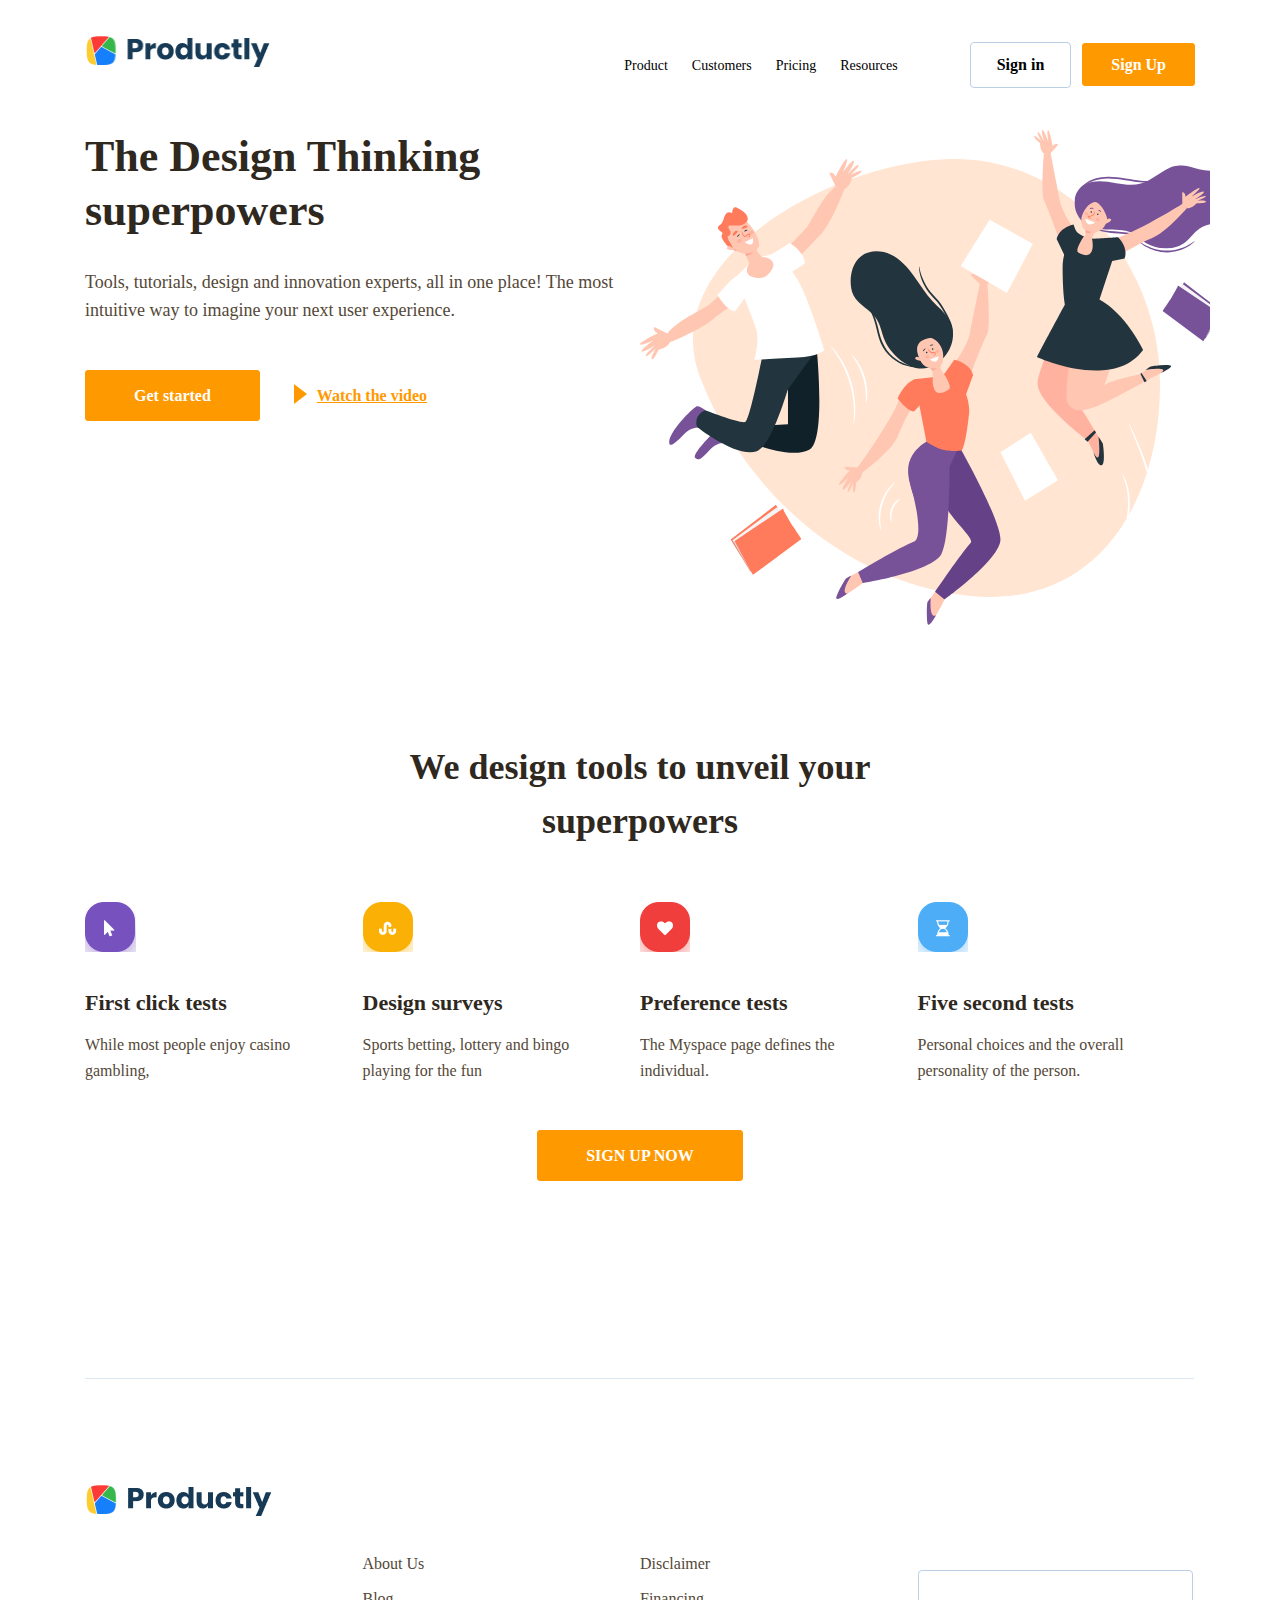
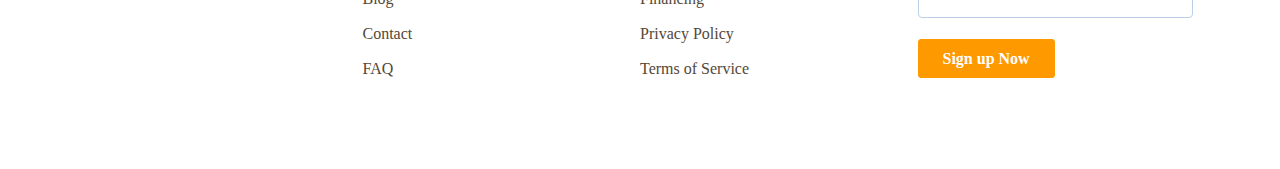
<file: src/index.html>
<!DOCTYPE html>
<html lang="en">
<head>
    <meta charset="UTF-8">
    <meta http-equiv="X-UA-Compatible" content="IE=edge">
    <meta name="viewport" content="width=device-width, initial-scale=1.0">
    <title>Productly</title>
    <link rel="stylesheet" href="main.css">
</head>
<body>
    <header class="header">
        <div class="container">
            <div class="logo-holder">
                <a href="#" class="logo">
                    <img src="img/header/Logo.jpg" alt="logo" width="185">
                </a>
            </div>
                <div class="nav-holder">
                    <nav class="nav">
                        <ul class="nav-list">
                            <li class="nav-item">
                                <a href="#" class="nav-link">Product</a>
                            </li>
                            <li class="nav-item">
                                <a href="#" class="nav-link">Customers</a>
                            </li>
                            <li class="nav-item">
                                <a href="#" class="nav-link">Pricing</a>
                            </li>
                            <li class="nav-item">
                                <a href="#" class="nav-link">Resources</a>
                            </li>
                        </ul>
                    </nav>    
                        <ul class="btn-list">
                            <li class="btn-item">
                                <a class="btn-white" href="#">Sign in</a>
                            </li>
                            <li class="btn-item">
                                <a href="#" class="btn">Sign Up</a>
                            </li>
                        </ul>
                </div>
         </div>
    </header>
    <main>
        <section class="hero-section">
            <div class="container">
                <div class="collum-left">
                    <div class="hero-collum">
                        <h1 class="hero-title">
                            The Design Thinking superpowers
                        </h1>
                        <div class="txt-title">
                            <p>Tools, tutorials, design and innovation experts, all in one place! The most intuitive way to imagine your next user experience.</p>
                        </div>
                    </div>
                    <div class="video-list">
                        <ul class="btn-link"> 
                            <li>
                                <a href="#" class="btn btn-xl">Get started</a>
                            </li>
                            <li>
                                <a href="#" class="video-link"><span class="tri"></span><span class="txt-link">Watch the video</span></a>
                            </li>
                        </ul>
                    </div>
                </div>
                <div class="img1">
                    <img src="img/header/people.svg" alt="people">
                </div>
            </div>
        </section>
        <section class="first-section">
            <div class="container">
                <div class="title-holder">
                    <h2>We design tools to unveil your superpowers</h2>
                </div>
                <div class="first-list">
                    <div class="icon-row">
                        <ul class="icon-list">
                            <li class="icon-item"><img class="icon-img" src="img/tools/cursor.png" alt="cursor"></li>
                            <li class="icon-item"><img class="icon-img" src="img/tools/line.png" alt="line"></li>
                            <li class="icon-item"><img class="icon-img" src="img/tools/heart.png" alt="heart"></li>
                            <li class="icon-item"><img class="icon-img" src="img/tools/clock.png" alt="clock"></li>
                        </ul>
                    </div>
                    <div class="title-row">
                        <ul class="first-title-list">
                            <li class="title-row-item">
                                <h3>First click tests</h3>
                            </li>
                            <li class="title-row-item">
                                <h3>Design surveys</h3>
                            </li>
                            <li class="title-row-item">
                                <h3>Preference tests</h3>
                            </li>
                            <li class="title-row-item">
                                <h3>Five second tests</h3>
                            </li>
                        </ul>
                    </div>
                    <div class="text-row">
                        <ul class="text-row-list">
                            <li class="text-row-item">
                                <p>While most people enjoy casino gambling,</p>
                            </li>
                            <li class="text-row-item">
                                <p>Sports betting, lottery and bingo playing for the fun</p>
                            </li>
                            <li class="text-row-item">
                                <p>The Myspace page defines the individual.</p>
                            </li>
                            <li class="text-row-item">
                                <p>Personal choices and the overall personality of the person.</p>
                            </li>
                        </ul>
                    </div>
                    <div class="btn-holder">
                        <a class="btn btn-xl" href="#">SIGN UP NOW</a>
                    </div>
                </div>
            </div>
        </section>

    </main>
    <footer>

        <section class="footer-section">
            <div class="container">
                <div class="footer-border"></div>
                <div class="footer-holder">
                    <div class="footer-column logo-holder">
                        <a href="#"><img src="img/header/Logo.jpg" alt="Productly Logo"></a>
                    </div>
                    <div class="footer-column quick-links">
                        <ul class="quick-links-list">
                            <li class="quick-links-item"><a href="#">About Us</a></li>
                            <li class="quick-links-item"><a href="#">Blog</a></li>
                            <li class="quick-links-item"><a href="#">Contact</a></li>
                            <li class="quick-links-item"><a href="#">FAQ</a></li>
                        </ul>
                    </div>
                    <div class="footer-column legal-stuff">
                        <ul class="legal-stuff-list">
                            <li class="legal-stuff-item"><a href="#">Disclaimer</a></li>
                            <li class="legal-stuff-item"><a href="#">Financing</a></li>
                            <li class="legal-stuff-item"><a href="#">Privacy Policy</a></li>
                            <li class="legal-stuff-item"><a href="#">Terms of Service</a></li>
                        </ul>
                    </div>
                    <div class="footer-column contact-us">
                        <div class="input"><input class="sign-up" type="text"></div>
                        <div class="footer-btn-holder"><a href="#" class="btn btn-sign">Sign up Now</a></div>
                    </div>
                </div>
            </div>
        </section>
    </footer>
</body>
</html>
</file>
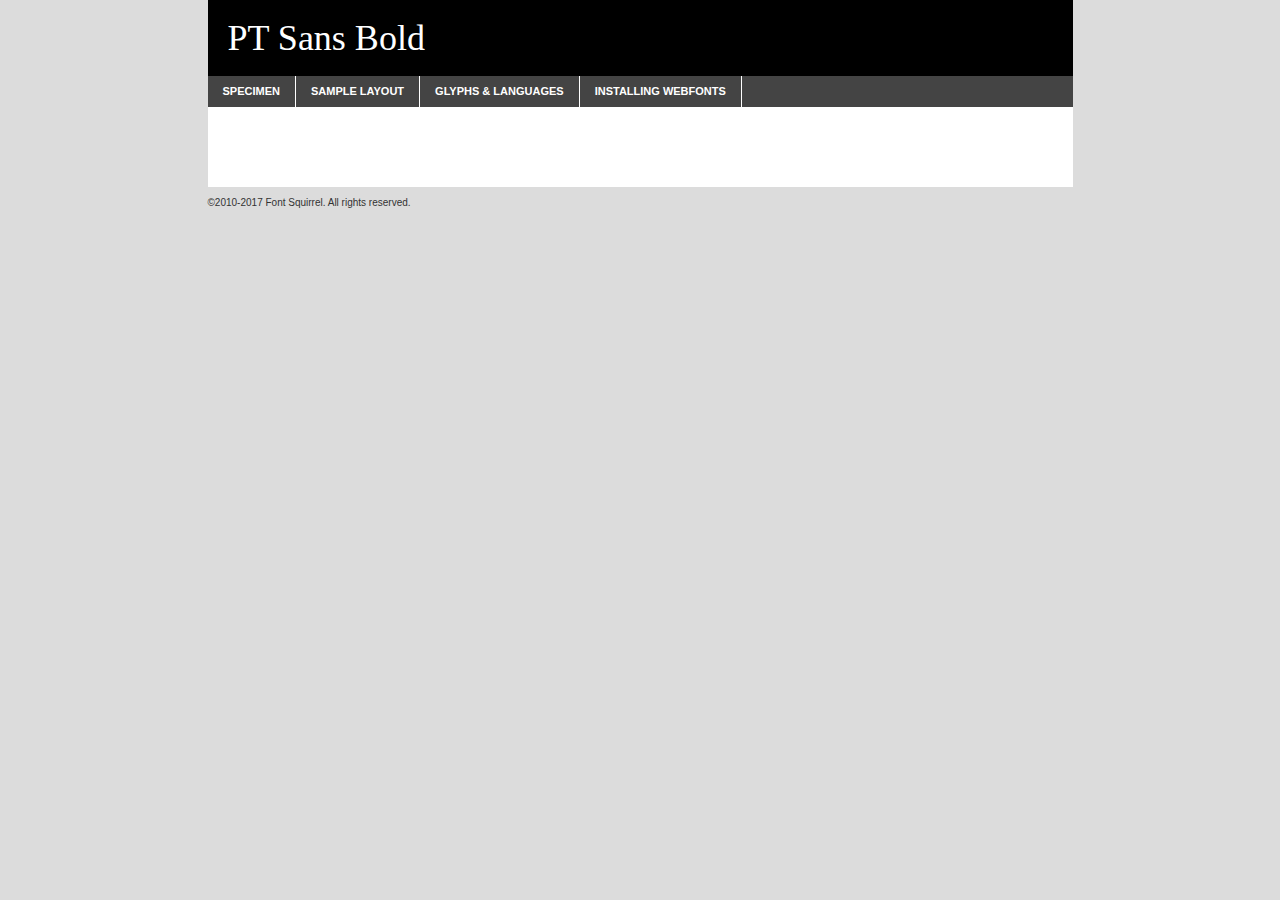
<file: src/hw11/src/fonts/ptsans-bold-demo.html>
<!DOCTYPE html PUBLIC "-//W3C//DTD XHTML 1.0 Transitional//EN"
	"http://www.w3.org/TR/xhtml1/DTD/xhtml1-transitional.dtd">

<html xmlns="http://www.w3.org/1999/xhtml" xml:lang="en" lang="en">
<head>
	<meta http-equiv="Content-Type" content="text/html; charset=utf-8" />
	<script src="http://ajax.googleapis.com/ajax/libs/jquery/1.7.2/jquery.min.js" type="text/javascript" charset="utf-8"></script>
	<script type="text/javascript">
	(function($){$.fn.easyTabs=function(option){var param=jQuery.extend({fadeSpeed:"fast",defaultContent:1,activeClass:'active'},option);$(this).each(function(){var thisId="#"+this.id;if(param.defaultContent==''){param.defaultContent=1;}
	if(typeof param.defaultContent=="number")
	{var defaultTab=$(thisId+" .tabs li:eq("+(param.defaultContent-1)+") a").attr('href').substr(1);}else{var defaultTab=param.defaultContent;}
	$(thisId+" .tabs li a").each(function(){var tabToHide=$(this).attr('href').substr(1);$("#"+tabToHide).addClass('easytabs-tab-content');});hideAll();changeContent(defaultTab);function hideAll(){$(thisId+" .easytabs-tab-content").hide();}
	function changeContent(tabId){hideAll();$(thisId+" .tabs li").removeClass(param.activeClass);$(thisId+" .tabs li a[href=#"+tabId+"]").closest('li').addClass(param.activeClass);if(param.fadeSpeed!="none")
	{$(thisId+" #"+tabId).fadeIn(param.fadeSpeed);}else{$(thisId+" #"+tabId).show();}}
	$(thisId+" .tabs li").click(function(){var tabId=$(this).find('a').attr('href').substr(1);changeContent(tabId);return false;});});}})(jQuery);
	</script>
	<link rel="stylesheet" href="specimen_files/specimen_stylesheet.css" type="text/css" charset="utf-8" />
	<link rel="stylesheet" href="stylesheet.css" type="text/css" charset="utf-8" />

	<style type="text/css">
					body{
				font-family: 'pt_sansbold';
							}
		</style>

	<title>PT Sans Bold Specimen</title>
	
	
	<script type="text/javascript" charset="utf-8">
		$(document).ready(function() {
			$('#container').easyTabs({defaultContent:1});
		});
	</script>
</head>

<body>
<div id="container">
	<div id="header">
		PT Sans Bold	</div>
	<ul class="tabs">
		<li><a href="#specimen">Specimen</a></li>
		<li><a href="#layout">Sample Layout</a></li>
				<li><a href="#glyphs">Glyphs &amp; Languages</a></li>
		<li><a href="#installing">Installing Webfonts</a></li>
		
	</ul>
	
	<div id="main_content">

		
			<div id="specimen">
		
				<div class="section">
					<div class="grid12 firstcol">
						<div class="huge">AaBb</div>
					</div>
				</div>
		
				<div class="section">
					<div class="glyph_range">A&#x200B;B&#x200b;C&#x200b;D&#x200b;E&#x200b;F&#x200b;G&#x200b;H&#x200b;I&#x200b;J&#x200b;K&#x200b;L&#x200b;M&#x200b;N&#x200b;O&#x200b;P&#x200b;Q&#x200b;R&#x200b;S&#x200b;T&#x200b;U&#x200b;V&#x200b;W&#x200b;X&#x200b;Y&#x200b;Z&#x200b;a&#x200b;b&#x200b;c&#x200b;d&#x200b;e&#x200b;f&#x200b;g&#x200b;h&#x200b;i&#x200b;j&#x200b;k&#x200b;l&#x200b;m&#x200b;n&#x200b;o&#x200b;p&#x200b;q&#x200b;r&#x200b;s&#x200b;t&#x200b;u&#x200b;v&#x200b;w&#x200b;x&#x200b;y&#x200b;z&#x200b;1&#x200b;2&#x200b;3&#x200b;4&#x200b;5&#x200b;6&#x200b;7&#x200b;8&#x200b;9&#x200b;0&#x200b;&amp;&#x200b;.&#x200b;,&#x200b;?&#x200b;!&#x200b;&#64;&#x200b;(&#x200b;)&#x200b;#&#x200b;$&#x200b;%&#x200b;*&#x200b;+&#x200b;-&#x200b;=&#x200b;:&#x200b;;</div>
				</div>
				<div class="section">
					<div class="grid12 firstcol">
						<table class="sample_table">
							<tr><td>10</td><td class="size10">abcdefghijklmnopqrstuvwxyzABCDEFGHIJKLMNOPQRSTUVWXYZ0123456789abcdefghijklmnopqrstuvwxyzABCDEFGHIJKLMNOPQRSTUVWXYZ0123456789abcdefghijklmnopqrstuvwxyzABCDEFGHIJKLMNOPQRSTUVWXYZ</td></tr>
							<tr><td>11</td><td class="size11">abcdefghijklmnopqrstuvwxyzABCDEFGHIJKLMNOPQRSTUVWXYZ0123456789abcdefghijklmnopqrstuvwxyzABCDEFGHIJKLMNOPQRSTUVWXYZ0123456789abcdefghijklmnopqrstuvwxyzABCDEFGHIJKLMNOPQRSTUVWXYZ</td></tr>
							<tr><td>12</td><td class="size12">abcdefghijklmnopqrstuvwxyzABCDEFGHIJKLMNOPQRSTUVWXYZ0123456789abcdefghijklmnopqrstuvwxyzABCDEFGHIJKLMNOPQRSTUVWXYZ0123456789abcdefghijklmnopqrstuvwxyzABCDEFGHIJKLMNOPQRSTUVWXYZ</td></tr>
							<tr><td>13</td><td class="size13">abcdefghijklmnopqrstuvwxyzABCDEFGHIJKLMNOPQRSTUVWXYZ0123456789abcdefghijklmnopqrstuvwxyzABCDEFGHIJKLMNOPQRSTUVWXYZ0123456789abcdefghijklmnopqrstuvwxyzABCDEFGHIJKLMNOPQRSTUVWXYZ</td></tr>
							<tr><td>14</td><td class="size14">abcdefghijklmnopqrstuvwxyzABCDEFGHIJKLMNOPQRSTUVWXYZ0123456789abcdefghijklmnopqrstuvwxyzABCDEFGHIJKLMNOPQRSTUVWXYZ0123456789abcdefghijklmnopqrstuvwxyzABCDEFGHIJKLMNOPQRSTUVWXYZ</td></tr>
							<tr><td>16</td><td class="size16">abcdefghijklmnopqrstuvwxyzABCDEFGHIJKLMNOPQRSTUVWXYZ0123456789abcdefghijklmnopqrstuvwxyzABCDEFGHIJKLMNOPQRSTUVWXYZ</td></tr>
							<tr><td>18</td><td class="size18">abcdefghijklmnopqrstuvwxyzABCDEFGHIJKLMNOPQRSTUVWXYZ0123456789abcdefghijklmnopqrstuvwxyzABCDEFGHIJKLMNOPQRSTUVWXYZ</td></tr>
							<tr><td>20</td><td class="size20">abcdefghijklmnopqrstuvwxyzABCDEFGHIJKLMNOPQRSTUVWXYZ0123456789abcdefghijklmnopqrstuvwxyzABCDEFGHIJKLMNOPQRSTUVWXYZ</td></tr>
							<tr><td>24</td><td class="size24">abcdefghijklmnopqrstuvwxyzABCDEFGHIJKLMNOPQRSTUVWXYZ0123456789abcdefghijklmnopqrstuvwxyzABCDEFGHIJKLMNOPQRSTUVWXYZ</td></tr>
							<tr><td>30</td><td class="size30">abcdefghijklmnopqrstuvwxyzABCDEFGHIJKLMNOPQRSTUVWXYZ0123456789abcdefghijklmnopqrstuvwxyzABCDEFGHIJKLMNOPQRSTUVWXYZ</td></tr>
							<tr><td>36</td><td class="size36">abcdefghijklmnopqrstuvwxyzABCDEFGHIJKLMNOPQRSTUVWXYZ0123456789abcdefghijklmnopqrstuvwxyzABCDEFGHIJKLMNOPQRSTUVWXYZ</td></tr>
							<tr><td>48</td><td class="size48">abcdefghijklmnopqrstuvwxyzABCDEFGHIJKLMNOPQRSTUVWXYZ0123456789abcdefghijklmnopqrstuvwxyzABCDEFGHIJKLMNOPQRSTUVWXYZ</td></tr>
							<tr><td>60</td><td class="size60">abcdefghijklmnopqrstuvwxyzABCDEFGHIJKLMNOPQRSTUVWXYZ0123456789abcdefghijklmnopqrstuvwxyzABCDEFGHIJKLMNOPQRSTUVWXYZ</td></tr>
							<tr><td>72</td><td class="size72">abcdefghijklmnopqrstuvwxyzABCDEFGHIJKLMNOPQRSTUVWXYZ0123456789abcdefghijklmnopqrstuvwxyzABCDEFGHIJKLMNOPQRSTUVWXYZ</td></tr>
							<tr><td>90</td><td class="size90">abcdefghijklmnopqrstuvwxyzABCDEFGHIJKLMNOPQRSTUVWXYZ0123456789abcdefghijklmnopqrstuvwxyzABCDEFGHIJKLMNOPQRSTUVWXYZ</td></tr>
						</table>
				
					</div>
			
				</div>
		
		
		
								<div class="section" id="bodycomparison">


										<div id="xheight">
				<div class="fontbody">&#x25FC;&#x25FC;&#x25FC;&#x25FC;&#x25FC;&#x25FC;&#x25FC;&#x25FC;&#x25FC;&#x25FC;&#x25FC;&#x25FC;&#x25FC;&#x25FC;&#x25FC;&#x25FC;&#x25FC;&#x25FC;&#x25FC;&#x25FC;&#x25FC;&#x25FC;&#x25FC;&#x25FC;&#x25FC;&#x25FC;&#x25FC;&#x25FC;&#x25FC;&#x25FC;&#x25FC;&#x25FC;&#x25FC;&#x25FC;&#x25FC;&#x25FC;&#x25FC;&#x25FC;&#x25FC;&#x25FC;&#x25FC;&#x25FC;&#x25FC;&#x25FC;&#x25FC;&#x25FC;&#x25FC;&#x25FC;&#x25FC;&#x25FC;&#x25FC;&#x25FC;&#x25FC;&#x25FC;&#x25FC;&#x25FC;&#x25FC;&#x25FC;&#x25FC;&#x25FC;&#x25FC;&#x25FC;&#x25FC;&#x25FC;&#x25FC;&#x25FC;&#x25FC;&#x25FC;&#x25FC;&#x25FC;&#x25FC;&#x25FC;&#x25FC;&#x25FC;&#x25FC;&#x25FC;&#x25FC;&#x25FC;&#x25FC;&#x25FC;&#x25FC;&#x25FC;&#x25FC;&#x25FC;&#x25FC;&#x25FC;&#x25FC;&#x25FC;&#x25FC;&#x25FC;&#x25FC;&#x25FC;&#x25FC;&#x25FC;&#x25FC;&#x25FC;&#x25FC;&#x25FC;&#x25FC;body</div><div class="arialbody">body</div><div class="verdanabody">body</div><div class="georgiabody">body</div></div>
										<div class="fontbody" style="z-index:1">
											body<span>PT Sans Bold</span>
										</div>
										<div class="arialbody" style="z-index:1">
											body<span>Arial</span>
										</div>
										<div class="verdanabody" style="z-index:1">
											body<span>Verdana</span>
										</div>
										<div class="georgiabody" style="z-index:1">
											body<span>Georgia</span>
										</div>



								</div>
		
		
				<div class="section psample psample_row1" id="">
					
					<div class="grid2 firstcol">
						<p class="size10"><span>10.</span>Aenean lacinia bibendum nulla sed consectetur. Fusce dapibus, tellus ac cursus commodo, tortor mauris condimentum nibh, ut fermentum massa justo sit amet risus. Nullam id dolor id nibh ultricies vehicula ut id elit. Cum sociis natoque penatibus et magnis dis parturient montes, nascetur ridiculus mus. Nulla vitae elit libero, a pharetra augue.</p>
			
					</div>
					<div class="grid3">
						<p class="size11"><span>11.</span>Aenean lacinia bibendum nulla sed consectetur. Fusce dapibus, tellus ac cursus commodo, tortor mauris condimentum nibh, ut fermentum massa justo sit amet risus. Nullam id dolor id nibh ultricies vehicula ut id elit. Cum sociis natoque penatibus et magnis dis parturient montes, nascetur ridiculus mus. Nulla vitae elit libero, a pharetra augue.</p>
			
					</div>
					<div class="grid3">
						<p class="size12"><span>12.</span>Aenean lacinia bibendum nulla sed consectetur. Fusce dapibus, tellus ac cursus commodo, tortor mauris condimentum nibh, ut fermentum massa justo sit amet risus. Nullam id dolor id nibh ultricies vehicula ut id elit. Cum sociis natoque penatibus et magnis dis parturient montes, nascetur ridiculus mus. Nulla vitae elit libero, a pharetra augue.</p>
			
					</div>
					<div class="grid4">
						<p class="size13"><span>13.</span>Aenean lacinia bibendum nulla sed consectetur. Fusce dapibus, tellus ac cursus commodo, tortor mauris condimentum nibh, ut fermentum massa justo sit amet risus. Nullam id dolor id nibh ultricies vehicula ut id elit. Cum sociis natoque penatibus et magnis dis parturient montes, nascetur ridiculus mus. Nulla vitae elit libero, a pharetra augue.</p>
			
					</div>
					<div class="white_blend"></div>
					
				</div>
				<div class="section psample psample_row2" id="">
					<div class="grid3 firstcol">
						<p class="size14"><span>14.</span>Aenean lacinia bibendum nulla sed consectetur. Fusce dapibus, tellus ac cursus commodo, tortor mauris condimentum nibh, ut fermentum massa justo sit amet risus. Nullam id dolor id nibh ultricies vehicula ut id elit. Cum sociis natoque penatibus et magnis dis parturient montes, nascetur ridiculus mus. Nulla vitae elit libero, a pharetra augue.</p>
			
					</div>
					<div class="grid4">
						<p class="size16"><span>16.</span>Aenean lacinia bibendum nulla sed consectetur. Fusce dapibus, tellus ac cursus commodo, tortor mauris condimentum nibh, ut fermentum massa justo sit amet risus. Nullam id dolor id nibh ultricies vehicula ut id elit. Cum sociis natoque penatibus et magnis dis parturient montes, nascetur ridiculus mus. Nulla vitae elit libero, a pharetra augue.</p>
			
					</div>
					<div class="grid5">
						<p class="size18"><span>18.</span>Aenean lacinia bibendum nulla sed consectetur. Fusce dapibus, tellus ac cursus commodo, tortor mauris condimentum nibh, ut fermentum massa justo sit amet risus. Nullam id dolor id nibh ultricies vehicula ut id elit. Cum sociis natoque penatibus et magnis dis parturient montes, nascetur ridiculus mus. Nulla vitae elit libero, a pharetra augue.</p>
			
					</div>

					<div class="white_blend"></div>

				</div>
				
				<div class="section psample psample_row3" id="">
					<div class="grid5 firstcol">
						<p class="size20"><span>20.</span>Aenean lacinia bibendum nulla sed consectetur. Fusce dapibus, tellus ac cursus commodo, tortor mauris condimentum nibh, ut fermentum massa justo sit amet risus. Nullam id dolor id nibh ultricies vehicula ut id elit. Cum sociis natoque penatibus et magnis dis parturient montes, nascetur ridiculus mus. Nulla vitae elit libero, a pharetra augue.</p>
					</div>
					<div class="grid7">
						<p class="size24"><span>24.</span>Aenean lacinia bibendum nulla sed consectetur. Fusce dapibus, tellus ac cursus commodo, tortor mauris condimentum nibh, ut fermentum massa justo sit amet risus. Nullam id dolor id nibh ultricies vehicula ut id elit. Cum sociis natoque penatibus et magnis dis parturient montes, nascetur ridiculus mus. Nulla vitae elit libero, a pharetra augue.</p>
					</div>
					
					<div class="white_blend"></div>
					
				</div>
				
				<div class="section psample psample_row4" id="">
					<div class="grid12 firstcol">
						<p class="size30"><span>30.</span>Aenean lacinia bibendum nulla sed consectetur. Fusce dapibus, tellus ac cursus commodo, tortor mauris condimentum nibh, ut fermentum massa justo sit amet risus. Nullam id dolor id nibh ultricies vehicula ut id elit. Cum sociis natoque penatibus et magnis dis parturient montes, nascetur ridiculus mus. Nulla vitae elit libero, a pharetra augue.</p>
					</div>
					<div class="white_blend"></div>
					
				</div>
				
				
				
				<div class="section psample psample_row1 fullreverse">
					<div class="grid2 firstcol">
						<p class="size10"><span>10.</span>Aenean lacinia bibendum nulla sed consectetur. Fusce dapibus, tellus ac cursus commodo, tortor mauris condimentum nibh, ut fermentum massa justo sit amet risus. Nullam id dolor id nibh ultricies vehicula ut id elit. Cum sociis natoque penatibus et magnis dis parturient montes, nascetur ridiculus mus. Nulla vitae elit libero, a pharetra augue.</p>
			
					</div>
					<div class="grid3">
						<p class="size11"><span>11.</span>Aenean lacinia bibendum nulla sed consectetur. Fusce dapibus, tellus ac cursus commodo, tortor mauris condimentum nibh, ut fermentum massa justo sit amet risus. Nullam id dolor id nibh ultricies vehicula ut id elit. Cum sociis natoque penatibus et magnis dis parturient montes, nascetur ridiculus mus. Nulla vitae elit libero, a pharetra augue.</p>
			
					</div>
					<div class="grid3">
						<p class="size12"><span>12.</span>Aenean lacinia bibendum nulla sed consectetur. Fusce dapibus, tellus ac cursus commodo, tortor mauris condimentum nibh, ut fermentum massa justo sit amet risus. Nullam id dolor id nibh ultricies vehicula ut id elit. Cum sociis natoque penatibus et magnis dis parturient montes, nascetur ridiculus mus. Nulla vitae elit libero, a pharetra augue.</p>
			
					</div>
					<div class="grid4">
						<p class="size13"><span>13.</span>Aenean lacinia bibendum nulla sed consectetur. Fusce dapibus, tellus ac cursus commodo, tortor mauris condimentum nibh, ut fermentum massa justo sit amet risus. Nullam id dolor id nibh ultricies vehicula ut id elit. Cum sociis natoque penatibus et magnis dis parturient montes, nascetur ridiculus mus. Nulla vitae elit libero, a pharetra augue.</p>
			
					</div>
					<div class="black_blend"></div>
					
				</div>
				
				<div class="section psample psample_row2 fullreverse">
					<div class="grid3 firstcol">
						<p class="size14"><span>14.</span>Aenean lacinia bibendum nulla sed consectetur. Fusce dapibus, tellus ac cursus commodo, tortor mauris condimentum nibh, ut fermentum massa justo sit amet risus. Nullam id dolor id nibh ultricies vehicula ut id elit. Cum sociis natoque penatibus et magnis dis parturient montes, nascetur ridiculus mus. Nulla vitae elit libero, a pharetra augue.</p>
			
					</div>
					<div class="grid4">
						<p class="size16"><span>16.</span>Aenean lacinia bibendum nulla sed consectetur. Fusce dapibus, tellus ac cursus commodo, tortor mauris condimentum nibh, ut fermentum massa justo sit amet risus. Nullam id dolor id nibh ultricies vehicula ut id elit. Cum sociis natoque penatibus et magnis dis parturient montes, nascetur ridiculus mus. Nulla vitae elit libero, a pharetra augue.</p>
			
					</div>
					<div class="grid5">
						<p class="size18"><span>18.</span>Aenean lacinia bibendum nulla sed consectetur. Fusce dapibus, tellus ac cursus commodo, tortor mauris condimentum nibh, ut fermentum massa justo sit amet risus. Nullam id dolor id nibh ultricies vehicula ut id elit. Cum sociis natoque penatibus et magnis dis parturient montes, nascetur ridiculus mus. Nulla vitae elit libero, a pharetra augue.</p>
			
					</div>
					<div class="black_blend"></div>

				</div>
				
				<div class="section psample fullreverse psample_row3" id="">
					<div class="grid5 firstcol">
						<p class="size20"><span>20.</span>Aenean lacinia bibendum nulla sed consectetur. Fusce dapibus, tellus ac cursus commodo, tortor mauris condimentum nibh, ut fermentum massa justo sit amet risus. Nullam id dolor id nibh ultricies vehicula ut id elit. Cum sociis natoque penatibus et magnis dis parturient montes, nascetur ridiculus mus. Nulla vitae elit libero, a pharetra augue.</p>
					</div>
					<div class="grid7">
						<p class="size24"><span>24.</span>Aenean lacinia bibendum nulla sed consectetur. Fusce dapibus, tellus ac cursus commodo, tortor mauris condimentum nibh, ut fermentum massa justo sit amet risus. Nullam id dolor id nibh ultricies vehicula ut id elit. Cum sociis natoque penatibus et magnis dis parturient montes, nascetur ridiculus mus. Nulla vitae elit libero, a pharetra augue.</p>
					</div>
					
					<div class="black_blend"></div>
					
				</div>
				
				<div class="section psample fullreverse psample_row4" id="" style="border-bottom: 20px #000 solid;">
					<div class="grid12 firstcol">
						<p class="size30"><span>30.</span>Aenean lacinia bibendum nulla sed consectetur. Fusce dapibus, tellus ac cursus commodo, tortor mauris condimentum nibh, ut fermentum massa justo sit amet risus. Nullam id dolor id nibh ultricies vehicula ut id elit. Cum sociis natoque penatibus et magnis dis parturient montes, nascetur ridiculus mus. Nulla vitae elit libero, a pharetra augue.</p>
					</div>
					<div class="black_blend"></div>
					
				</div>
				
				
				
				
			</div>
			
			<div id="layout">
				
				<div class="section">
					
					<div class="grid12 firstcol">
						<h1>Lorem Ipsum Dolor</h1>
						<h2>Etiam porta sem malesuada magna mollis euismod</h2>
						
						<p class="byline">By <a href="#link">Aenean Lacinia</a></p>
					</div>
				</div>
				<div class="section">
					<div class="grid8 firstcol">
						<p class="large">Donec sed odio dui. Morbi leo risus, porta ac consectetur ac, vestibulum at eros. Fusce dapibus, tellus ac cursus commodo, tortor mauris condimentum nibh, ut fermentum massa justo sit amet risus. </p>

						
						<h3>Pellentesque ornare sem</h3>

						<p>Maecenas sed diam eget risus varius blandit sit amet non magna. Maecenas faucibus mollis interdum. Donec ullamcorper nulla non metus auctor fringilla. Nullam id dolor id nibh ultricies vehicula ut id elit. Nullam id dolor id nibh ultricies vehicula ut id elit. </p>

						<p>Aenean eu leo quam. Pellentesque ornare sem lacinia quam venenatis vestibulum. Lorem ipsum dolor sit amet, consectetur adipiscing elit. Cum sociis natoque penatibus et magnis dis parturient montes, nascetur ridiculus mus. </p>

						<p>Nulla vitae elit libero, a pharetra augue. Praesent commodo cursus magna, vel scelerisque nisl consectetur et. Aenean lacinia bibendum nulla sed consectetur. </p>

						<p>Nullam quis risus eget urna mollis ornare vel eu leo. Nullam quis risus eget urna mollis ornare vel eu leo. Maecenas sed diam eget risus varius blandit sit amet non magna. Donec ullamcorper nulla non metus auctor fringilla. </p>

						<h3>Cras mattis consectetur</h3>

						<p>Aenean eu leo quam. Pellentesque ornare sem lacinia quam venenatis vestibulum. Aenean lacinia bibendum nulla sed consectetur. Integer posuere erat a ante venenatis dapibus posuere velit aliquet. Cras mattis consectetur purus sit amet fermentum. </p>

						<p>Nullam id dolor id nibh ultricies vehicula ut id elit. Nullam quis risus eget urna mollis ornare vel eu leo. Cras mattis consectetur purus sit amet fermentum.</p>
					</div>
					
					<div class="grid4 sidebar">
						
						<div class="box reverse">
							<p class="last">Nullam quis risus eget urna mollis ornare vel eu leo. Donec ullamcorper nulla non metus auctor fringilla. Cras mattis consectetur purus sit amet fermentum. Sed posuere consectetur est at lobortis. Lorem ipsum dolor sit amet, consectetur adipiscing elit. </p>
						</div>
						
						<p class="caption">Maecenas sed diam eget risus varius.</p>

						<p>Vestibulum id ligula porta felis euismod semper. Integer posuere erat a ante venenatis dapibus posuere velit aliquet. Vestibulum id ligula porta felis euismod semper. Sed posuere consectetur est at lobortis. Maecenas sed diam eget risus varius blandit sit amet non magna. Fusce dapibus, tellus ac cursus commodo, tortor mauris condimentum nibh, ut fermentum massa justo sit amet risus. </p>

					

						<p>Duis mollis, est non commodo luctus, nisi erat porttitor ligula, eget lacinia odio sem nec elit. Aenean lacinia bibendum nulla sed consectetur. Vivamus sagittis lacus vel augue laoreet rutrum faucibus dolor auctor. Aenean lacinia bibendum nulla sed consectetur. Nullam quis risus eget urna mollis ornare vel eu leo. </p>

						<p>Praesent commodo cursus magna, vel scelerisque nisl consectetur et. Donec ullamcorper nulla non metus auctor fringilla. Maecenas faucibus mollis interdum. Fusce dapibus, tellus ac cursus commodo, tortor mauris condimentum nibh, ut fermentum massa justo sit amet risus. </p>

					</div>
				</div>
				
			</div>


			



		<div id="glyphs">
			<div class="section">
				<div class="grid12 firstcol">
			
				<h1>Language Support</h1>
				<p>The subset of PT Sans Bold in this kit supports the following languages:<br />
			
					Albanian, Basque, Breton, Chamorro, Danish, Dutch, English, Faroese, Finnish, French, Frisian, Galician, German, Icelandic, Italian, Malagasy, Norwegian, Portuguese, Spanish, Alsatian, Aragonese, Arapaho, Arrernte, Asturian, Aymara, Bislama, Cebuano, Corsican, Fijian, French_creole, Genoese, Gilbertese, Greenlandic, Haitian_creole, Hiligaynon, Hmong, Hopi, Ibanag, Iloko_ilokano, Indonesian, Interglossa_glosa, Interlingua, Irish_gaelic, Jerriais, Lojban, Lombard, Luxembourgeois, Manx, Mohawk, Norfolk_pitcairnese, Occitan, Oromo, Pangasinan, Papiamento, Piedmontese, Potawatomi, Rhaeto-romance, Romansh, Rotokas, Sami_lule, Samoan, Sardinian, Scots_gaelic, Seychelles_creole, Shona, Sicilian, Somali, Southern_ndebele, Swahili, Swati_swazi, Tagalog_filipino_pilipino, Tetum, Tok_pisin, Uyghur_latinized, Volapuk, Walloon, Warlpiri, Xhosa, Yapese, Zulu, Latinbasic, Ubasic, Demo				</p>
				<h1>Glyph Chart</h1>
				<p>The subset of PT Sans Bold in this kit includes all the glyphs listed below. Unicode entities are included above each glyph to help you insert individual characters into your layout.</p>
				<div id="glyph_chart">
			
																				 <div><p>&amp;#13;</p>&#13;</div>
																				 <div><p>&amp;#32;</p>&#32;</div>
																				 <div><p>&amp;#33;</p>&#33;</div>
																				 <div><p>&amp;#34;</p>&#34;</div>
																				 <div><p>&amp;#35;</p>&#35;</div>
																				 <div><p>&amp;#36;</p>&#36;</div>
																				 <div><p>&amp;#37;</p>&#37;</div>
																				 <div><p>&amp;#38;</p>&#38;</div>
																				 <div><p>&amp;#39;</p>&#39;</div>
																				 <div><p>&amp;#40;</p>&#40;</div>
																				 <div><p>&amp;#41;</p>&#41;</div>
																				 <div><p>&amp;#42;</p>&#42;</div>
																				 <div><p>&amp;#43;</p>&#43;</div>
																				 <div><p>&amp;#44;</p>&#44;</div>
																				 <div><p>&amp;#45;</p>&#45;</div>
																				 <div><p>&amp;#46;</p>&#46;</div>
																				 <div><p>&amp;#47;</p>&#47;</div>
																				 <div><p>&amp;#48;</p>&#48;</div>
																				 <div><p>&amp;#49;</p>&#49;</div>
																				 <div><p>&amp;#50;</p>&#50;</div>
																				 <div><p>&amp;#51;</p>&#51;</div>
																				 <div><p>&amp;#52;</p>&#52;</div>
																				 <div><p>&amp;#53;</p>&#53;</div>
																				 <div><p>&amp;#54;</p>&#54;</div>
																				 <div><p>&amp;#55;</p>&#55;</div>
																				 <div><p>&amp;#56;</p>&#56;</div>
																				 <div><p>&amp;#57;</p>&#57;</div>
																				 <div><p>&amp;#58;</p>&#58;</div>
																				 <div><p>&amp;#59;</p>&#59;</div>
																				 <div><p>&amp;#60;</p>&#60;</div>
																				 <div><p>&amp;#61;</p>&#61;</div>
																				 <div><p>&amp;#62;</p>&#62;</div>
																				 <div><p>&amp;#63;</p>&#63;</div>
																				 <div><p>&amp;#64;</p>&#64;</div>
																				 <div><p>&amp;#65;</p>&#65;</div>
																				 <div><p>&amp;#66;</p>&#66;</div>
																				 <div><p>&amp;#67;</p>&#67;</div>
																				 <div><p>&amp;#68;</p>&#68;</div>
																				 <div><p>&amp;#69;</p>&#69;</div>
																				 <div><p>&amp;#70;</p>&#70;</div>
																				 <div><p>&amp;#71;</p>&#71;</div>
																				 <div><p>&amp;#72;</p>&#72;</div>
																				 <div><p>&amp;#73;</p>&#73;</div>
																				 <div><p>&amp;#74;</p>&#74;</div>
																				 <div><p>&amp;#75;</p>&#75;</div>
																				 <div><p>&amp;#76;</p>&#76;</div>
																				 <div><p>&amp;#77;</p>&#77;</div>
																				 <div><p>&amp;#78;</p>&#78;</div>
																				 <div><p>&amp;#79;</p>&#79;</div>
																				 <div><p>&amp;#80;</p>&#80;</div>
																				 <div><p>&amp;#81;</p>&#81;</div>
																				 <div><p>&amp;#82;</p>&#82;</div>
																				 <div><p>&amp;#83;</p>&#83;</div>
																				 <div><p>&amp;#84;</p>&#84;</div>
																				 <div><p>&amp;#85;</p>&#85;</div>
																				 <div><p>&amp;#86;</p>&#86;</div>
																				 <div><p>&amp;#87;</p>&#87;</div>
																				 <div><p>&amp;#88;</p>&#88;</div>
																				 <div><p>&amp;#89;</p>&#89;</div>
																				 <div><p>&amp;#90;</p>&#90;</div>
																				 <div><p>&amp;#91;</p>&#91;</div>
																				 <div><p>&amp;#92;</p>&#92;</div>
																				 <div><p>&amp;#93;</p>&#93;</div>
																				 <div><p>&amp;#94;</p>&#94;</div>
																				 <div><p>&amp;#95;</p>&#95;</div>
																				 <div><p>&amp;#96;</p>&#96;</div>
																				 <div><p>&amp;#97;</p>&#97;</div>
																				 <div><p>&amp;#98;</p>&#98;</div>
																				 <div><p>&amp;#99;</p>&#99;</div>
																				 <div><p>&amp;#100;</p>&#100;</div>
																				 <div><p>&amp;#101;</p>&#101;</div>
																				 <div><p>&amp;#102;</p>&#102;</div>
																				 <div><p>&amp;#103;</p>&#103;</div>
																				 <div><p>&amp;#104;</p>&#104;</div>
																				 <div><p>&amp;#105;</p>&#105;</div>
																				 <div><p>&amp;#106;</p>&#106;</div>
																				 <div><p>&amp;#107;</p>&#107;</div>
																				 <div><p>&amp;#108;</p>&#108;</div>
																				 <div><p>&amp;#109;</p>&#109;</div>
																				 <div><p>&amp;#110;</p>&#110;</div>
																				 <div><p>&amp;#111;</p>&#111;</div>
																				 <div><p>&amp;#112;</p>&#112;</div>
																				 <div><p>&amp;#113;</p>&#113;</div>
																				 <div><p>&amp;#114;</p>&#114;</div>
																				 <div><p>&amp;#115;</p>&#115;</div>
																				 <div><p>&amp;#116;</p>&#116;</div>
																				 <div><p>&amp;#117;</p>&#117;</div>
																				 <div><p>&amp;#118;</p>&#118;</div>
																				 <div><p>&amp;#119;</p>&#119;</div>
																				 <div><p>&amp;#120;</p>&#120;</div>
																				 <div><p>&amp;#121;</p>&#121;</div>
																				 <div><p>&amp;#122;</p>&#122;</div>
																				 <div><p>&amp;#123;</p>&#123;</div>
																				 <div><p>&amp;#124;</p>&#124;</div>
																				 <div><p>&amp;#125;</p>&#125;</div>
																				 <div><p>&amp;#126;</p>&#126;</div>
																				 <div><p>&amp;#160;</p>&#160;</div>
																				 <div><p>&amp;#161;</p>&#161;</div>
																				 <div><p>&amp;#162;</p>&#162;</div>
																				 <div><p>&amp;#163;</p>&#163;</div>
																				 <div><p>&amp;#164;</p>&#164;</div>
																				 <div><p>&amp;#165;</p>&#165;</div>
																				 <div><p>&amp;#166;</p>&#166;</div>
																				 <div><p>&amp;#167;</p>&#167;</div>
																				 <div><p>&amp;#168;</p>&#168;</div>
																				 <div><p>&amp;#169;</p>&#169;</div>
																				 <div><p>&amp;#170;</p>&#170;</div>
																				 <div><p>&amp;#171;</p>&#171;</div>
																				 <div><p>&amp;#172;</p>&#172;</div>
																				 <div><p>&amp;#173;</p>&#173;</div>
																				 <div><p>&amp;#174;</p>&#174;</div>
																				 <div><p>&amp;#175;</p>&#175;</div>
																				 <div><p>&amp;#176;</p>&#176;</div>
																				 <div><p>&amp;#177;</p>&#177;</div>
																				 <div><p>&amp;#178;</p>&#178;</div>
																				 <div><p>&amp;#179;</p>&#179;</div>
																				 <div><p>&amp;#180;</p>&#180;</div>
																				 <div><p>&amp;#181;</p>&#181;</div>
																				 <div><p>&amp;#182;</p>&#182;</div>
																				 <div><p>&amp;#183;</p>&#183;</div>
																				 <div><p>&amp;#184;</p>&#184;</div>
																				 <div><p>&amp;#185;</p>&#185;</div>
																				 <div><p>&amp;#186;</p>&#186;</div>
																				 <div><p>&amp;#187;</p>&#187;</div>
																				 <div><p>&amp;#188;</p>&#188;</div>
																				 <div><p>&amp;#189;</p>&#189;</div>
																				 <div><p>&amp;#190;</p>&#190;</div>
																				 <div><p>&amp;#191;</p>&#191;</div>
																				 <div><p>&amp;#192;</p>&#192;</div>
																				 <div><p>&amp;#193;</p>&#193;</div>
																				 <div><p>&amp;#194;</p>&#194;</div>
																				 <div><p>&amp;#195;</p>&#195;</div>
																				 <div><p>&amp;#196;</p>&#196;</div>
																				 <div><p>&amp;#197;</p>&#197;</div>
																				 <div><p>&amp;#198;</p>&#198;</div>
																				 <div><p>&amp;#199;</p>&#199;</div>
																				 <div><p>&amp;#200;</p>&#200;</div>
																				 <div><p>&amp;#201;</p>&#201;</div>
																				 <div><p>&amp;#202;</p>&#202;</div>
																				 <div><p>&amp;#203;</p>&#203;</div>
																				 <div><p>&amp;#204;</p>&#204;</div>
																				 <div><p>&amp;#205;</p>&#205;</div>
																				 <div><p>&amp;#206;</p>&#206;</div>
																				 <div><p>&amp;#207;</p>&#207;</div>
																				 <div><p>&amp;#208;</p>&#208;</div>
																				 <div><p>&amp;#209;</p>&#209;</div>
																				 <div><p>&amp;#210;</p>&#210;</div>
																				 <div><p>&amp;#211;</p>&#211;</div>
																				 <div><p>&amp;#212;</p>&#212;</div>
																				 <div><p>&amp;#213;</p>&#213;</div>
																				 <div><p>&amp;#214;</p>&#214;</div>
																				 <div><p>&amp;#215;</p>&#215;</div>
																				 <div><p>&amp;#216;</p>&#216;</div>
																				 <div><p>&amp;#217;</p>&#217;</div>
																				 <div><p>&amp;#218;</p>&#218;</div>
																				 <div><p>&amp;#219;</p>&#219;</div>
																				 <div><p>&amp;#220;</p>&#220;</div>
																				 <div><p>&amp;#221;</p>&#221;</div>
																				 <div><p>&amp;#222;</p>&#222;</div>
																				 <div><p>&amp;#223;</p>&#223;</div>
																				 <div><p>&amp;#224;</p>&#224;</div>
																				 <div><p>&amp;#225;</p>&#225;</div>
																				 <div><p>&amp;#226;</p>&#226;</div>
																				 <div><p>&amp;#227;</p>&#227;</div>
																				 <div><p>&amp;#228;</p>&#228;</div>
																				 <div><p>&amp;#229;</p>&#229;</div>
																				 <div><p>&amp;#230;</p>&#230;</div>
																				 <div><p>&amp;#231;</p>&#231;</div>
																				 <div><p>&amp;#232;</p>&#232;</div>
																				 <div><p>&amp;#233;</p>&#233;</div>
																				 <div><p>&amp;#234;</p>&#234;</div>
																				 <div><p>&amp;#235;</p>&#235;</div>
																				 <div><p>&amp;#236;</p>&#236;</div>
																				 <div><p>&amp;#237;</p>&#237;</div>
																				 <div><p>&amp;#238;</p>&#238;</div>
																				 <div><p>&amp;#239;</p>&#239;</div>
																				 <div><p>&amp;#240;</p>&#240;</div>
																				 <div><p>&amp;#241;</p>&#241;</div>
																				 <div><p>&amp;#242;</p>&#242;</div>
																				 <div><p>&amp;#243;</p>&#243;</div>
																				 <div><p>&amp;#244;</p>&#244;</div>
																				 <div><p>&amp;#245;</p>&#245;</div>
																				 <div><p>&amp;#246;</p>&#246;</div>
																				 <div><p>&amp;#247;</p>&#247;</div>
																				 <div><p>&amp;#248;</p>&#248;</div>
																				 <div><p>&amp;#249;</p>&#249;</div>
																				 <div><p>&amp;#250;</p>&#250;</div>
																				 <div><p>&amp;#251;</p>&#251;</div>
																				 <div><p>&amp;#252;</p>&#252;</div>
																				 <div><p>&amp;#253;</p>&#253;</div>
																				 <div><p>&amp;#254;</p>&#254;</div>
																				 <div><p>&amp;#255;</p>&#255;</div>
																				 <div><p>&amp;#338;</p>&#338;</div>
																				 <div><p>&amp;#339;</p>&#339;</div>
																				 <div><p>&amp;#376;</p>&#376;</div>
																				 <div><p>&amp;#710;</p>&#710;</div>
																				 <div><p>&amp;#732;</p>&#732;</div>
																				 <div><p>&amp;#8192;</p>&#8192;</div>
																				 <div><p>&amp;#8193;</p>&#8193;</div>
																				 <div><p>&amp;#8194;</p>&#8194;</div>
																				 <div><p>&amp;#8195;</p>&#8195;</div>
																				 <div><p>&amp;#8196;</p>&#8196;</div>
																				 <div><p>&amp;#8197;</p>&#8197;</div>
																				 <div><p>&amp;#8198;</p>&#8198;</div>
																				 <div><p>&amp;#8199;</p>&#8199;</div>
																				 <div><p>&amp;#8200;</p>&#8200;</div>
																				 <div><p>&amp;#8201;</p>&#8201;</div>
																				 <div><p>&amp;#8202;</p>&#8202;</div>
																				 <div><p>&amp;#8208;</p>&#8208;</div>
																				 <div><p>&amp;#8209;</p>&#8209;</div>
																				 <div><p>&amp;#8210;</p>&#8210;</div>
																				 <div><p>&amp;#8211;</p>&#8211;</div>
																				 <div><p>&amp;#8212;</p>&#8212;</div>
																				 <div><p>&amp;#8216;</p>&#8216;</div>
																				 <div><p>&amp;#8217;</p>&#8217;</div>
																				 <div><p>&amp;#8218;</p>&#8218;</div>
																				 <div><p>&amp;#8220;</p>&#8220;</div>
																				 <div><p>&amp;#8221;</p>&#8221;</div>
																				 <div><p>&amp;#8222;</p>&#8222;</div>
																				 <div><p>&amp;#8226;</p>&#8226;</div>
																				 <div><p>&amp;#8230;</p>&#8230;</div>
																				 <div><p>&amp;#8239;</p>&#8239;</div>
																				 <div><p>&amp;#8249;</p>&#8249;</div>
																				 <div><p>&amp;#8250;</p>&#8250;</div>
																				 <div><p>&amp;#8287;</p>&#8287;</div>
																				 <div><p>&amp;#8364;</p>&#8364;</div>
																				 <div><p>&amp;#8482;</p>&#8482;</div>
																				 <div><p>&amp;#9724;</p>&#9724;</div>
																				 <div><p>&amp;#64257;</p>&#64257;</div>
																				 <div><p>&amp;#64258;</p>&#64258;</div>
																																						</div>	
				</div>
		
		
			</div>
		</div>
		
		
		<div id="specs">
			
		</div>
	
		<div id="installing">
			<div class="section">
				<div class="grid7 firstcol">
					<h1>Installing Webfonts</h1>
					
					<p>Webfonts are supported by all major browser platforms but not all in the same way. There are currently four different font formats that must be included in order to target all browsers. This includes TTF, WOFF, EOT and SVG.</p>
					
					<h2>1. Upload your webfonts</h2>
					<p>You must upload your webfont kit to your website. They should be in or near the same directory as your CSS files.</p>
					
					<h2>2. Include the webfont stylesheet</h2>
					<p>A special CSS @font-face declaration helps the various browsers select the appropriate font it needs without causing you a bunch of headaches. Learn more about this syntax by reading the <a href="https://www.fontspring.com/blog/further-hardening-of-the-bulletproof-syntax">Fontspring blog post</a> about it. The code for it is as follows:</p>


<code>
@font-face{ 
	font-family: 'MyWebFont';
	src: url('WebFont.eot');
	src: url('WebFont.eot?#iefix') format('embedded-opentype'),
	     url('WebFont.woff') format('woff'),
	     url('WebFont.ttf') format('truetype'),
	     url('WebFont.svg#webfont') format('svg');
}
</code>

	<p>We've already gone ahead and generated the code for you. All you have to do is link to the stylesheet in your HTML, like this:</p>
	<code>&lt;link rel=&quot;stylesheet&quot; href=&quot;stylesheet.css&quot; type=&quot;text/css&quot; charset=&quot;utf-8&quot; /&gt;</code>

					<h2>3. Modify your own stylesheet</h2>
					<p>To take advantage of your new fonts, you must tell your stylesheet to use them. Look at the original @font-face declaration above and find the property called "font-family." The name linked there will be what you use to reference the font. Prepend that webfont name to the font stack in the "font-family" property, inside the selector you want to change. For example:</p>
<code>p { font-family: 'WebFont', Arial, sans-serif; }</code>

<h2>4. Test</h2>
<p>Getting webfonts to work cross-browser <em>can</em> be tricky. Use the information in the sidebar to help you if you find that fonts aren't loading in a particular browser.</p>
				</div>
				
				<div class="grid5 sidebar">
					<div class="box">
						<h2>Troubleshooting<br />Font-Face Problems</h2>
						<p>Having trouble getting your webfonts to load in your new website? Here are some tips to sort out what might be the problem.</p>

						<h3>Fonts not showing in any browser</h3>

						<p>This sounds like you need to work on the plumbing. You either did not upload the fonts to the correct directory, or you did not link the fonts properly in the CSS. If you've confirmed that all this is correct and you still have a problem, take a look at your .htaccess file and see if requests are getting intercepted.</p>

						<h3>Fonts not loading in iPhone or iPad</h3>

						<p>The most common problem here is that you are serving the fonts from an IIS server. IIS refuses to serve files that have unknown MIME types. If that is the case, you must set the MIME type for SVG to "image/svg+xml" in the server settings. Follow these instructions from Microsoft if you need help.</p>

						<h3>Fonts not loading in Firefox</h3>

						<p>The primary reason for this failure? You are still using a version Firefox older than 3.5. So upgrade already! If that isn't it, then you are very likely serving fonts from a different domain. Firefox requires that all font assets be served from the same domain. Lastly it is possible that you need to add WOFF to your list of MIME types (if you are serving via IIS.)</p>

						<h3>Fonts not loading in IE</h3>

						<p>Are you looking at Internet Explorer on an actual Windows machine or are you cheating by using a service like Adobe BrowserLab? Many of these screenshot services do not render @font-face for IE. Best to test it on a real machine.</p>

						<h3>Fonts not loading in IE9</h3>

						<p>IE9, like Firefox, requires that fonts be served from the same domain as the website. Make sure that is the case.</p>
					</div>
				</div>
			</div>
			
		</div>
	
	</div>
	<div id="footer">
		<p>&copy;2010-2017 Font Squirrel. All rights reserved.</p>
	</div>
</div>
</body>
</html>
</file>
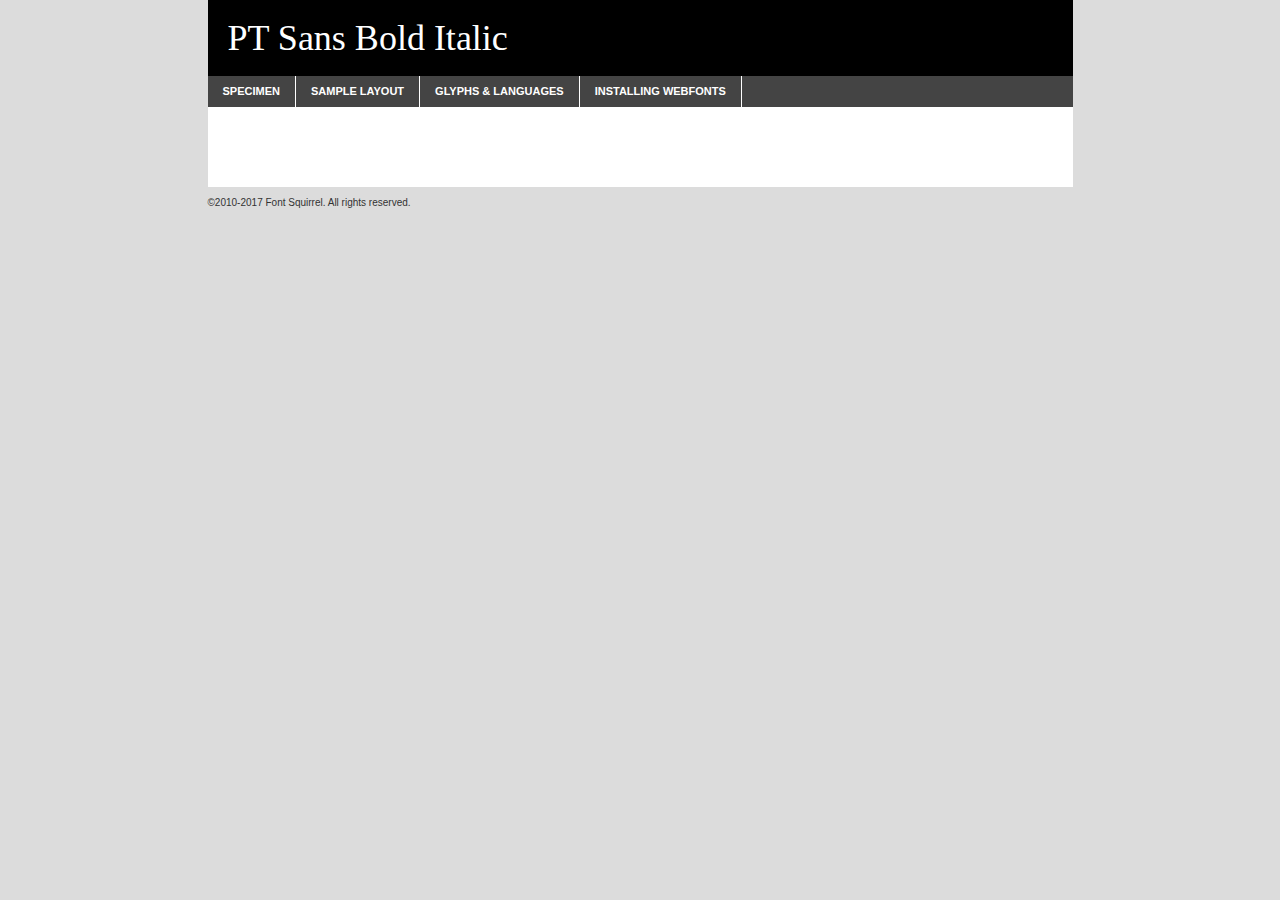
<file: src/hw11/src/fonts/ptsans-bolditalic-demo.html>
<!DOCTYPE html PUBLIC "-//W3C//DTD XHTML 1.0 Transitional//EN"
	"http://www.w3.org/TR/xhtml1/DTD/xhtml1-transitional.dtd">

<html xmlns="http://www.w3.org/1999/xhtml" xml:lang="en" lang="en">
<head>
	<meta http-equiv="Content-Type" content="text/html; charset=utf-8" />
	<script src="http://ajax.googleapis.com/ajax/libs/jquery/1.7.2/jquery.min.js" type="text/javascript" charset="utf-8"></script>
	<script type="text/javascript">
	(function($){$.fn.easyTabs=function(option){var param=jQuery.extend({fadeSpeed:"fast",defaultContent:1,activeClass:'active'},option);$(this).each(function(){var thisId="#"+this.id;if(param.defaultContent==''){param.defaultContent=1;}
	if(typeof param.defaultContent=="number")
	{var defaultTab=$(thisId+" .tabs li:eq("+(param.defaultContent-1)+") a").attr('href').substr(1);}else{var defaultTab=param.defaultContent;}
	$(thisId+" .tabs li a").each(function(){var tabToHide=$(this).attr('href').substr(1);$("#"+tabToHide).addClass('easytabs-tab-content');});hideAll();changeContent(defaultTab);function hideAll(){$(thisId+" .easytabs-tab-content").hide();}
	function changeContent(tabId){hideAll();$(thisId+" .tabs li").removeClass(param.activeClass);$(thisId+" .tabs li a[href=#"+tabId+"]").closest('li').addClass(param.activeClass);if(param.fadeSpeed!="none")
	{$(thisId+" #"+tabId).fadeIn(param.fadeSpeed);}else{$(thisId+" #"+tabId).show();}}
	$(thisId+" .tabs li").click(function(){var tabId=$(this).find('a').attr('href').substr(1);changeContent(tabId);return false;});});}})(jQuery);
	</script>
	<link rel="stylesheet" href="specimen_files/specimen_stylesheet.css" type="text/css" charset="utf-8" />
	<link rel="stylesheet" href="stylesheet.css" type="text/css" charset="utf-8" />

	<style type="text/css">
					body{
				font-family: 'pt_sansbold_italic';
							}
		</style>

	<title>PT Sans Bold Italic Specimen</title>
	
	
	<script type="text/javascript" charset="utf-8">
		$(document).ready(function() {
			$('#container').easyTabs({defaultContent:1});
		});
	</script>
</head>

<body>
<div id="container">
	<div id="header">
		PT Sans Bold Italic	</div>
	<ul class="tabs">
		<li><a href="#specimen">Specimen</a></li>
		<li><a href="#layout">Sample Layout</a></li>
				<li><a href="#glyphs">Glyphs &amp; Languages</a></li>
		<li><a href="#installing">Installing Webfonts</a></li>
		
	</ul>
	
	<div id="main_content">

		
			<div id="specimen">
		
				<div class="section">
					<div class="grid12 firstcol">
						<div class="huge">AaBb</div>
					</div>
				</div>
		
				<div class="section">
					<div class="glyph_range">A&#x200B;B&#x200b;C&#x200b;D&#x200b;E&#x200b;F&#x200b;G&#x200b;H&#x200b;I&#x200b;J&#x200b;K&#x200b;L&#x200b;M&#x200b;N&#x200b;O&#x200b;P&#x200b;Q&#x200b;R&#x200b;S&#x200b;T&#x200b;U&#x200b;V&#x200b;W&#x200b;X&#x200b;Y&#x200b;Z&#x200b;a&#x200b;b&#x200b;c&#x200b;d&#x200b;e&#x200b;f&#x200b;g&#x200b;h&#x200b;i&#x200b;j&#x200b;k&#x200b;l&#x200b;m&#x200b;n&#x200b;o&#x200b;p&#x200b;q&#x200b;r&#x200b;s&#x200b;t&#x200b;u&#x200b;v&#x200b;w&#x200b;x&#x200b;y&#x200b;z&#x200b;1&#x200b;2&#x200b;3&#x200b;4&#x200b;5&#x200b;6&#x200b;7&#x200b;8&#x200b;9&#x200b;0&#x200b;&amp;&#x200b;.&#x200b;,&#x200b;?&#x200b;!&#x200b;&#64;&#x200b;(&#x200b;)&#x200b;#&#x200b;$&#x200b;%&#x200b;*&#x200b;+&#x200b;-&#x200b;=&#x200b;:&#x200b;;</div>
				</div>
				<div class="section">
					<div class="grid12 firstcol">
						<table class="sample_table">
							<tr><td>10</td><td class="size10">abcdefghijklmnopqrstuvwxyzABCDEFGHIJKLMNOPQRSTUVWXYZ0123456789abcdefghijklmnopqrstuvwxyzABCDEFGHIJKLMNOPQRSTUVWXYZ0123456789abcdefghijklmnopqrstuvwxyzABCDEFGHIJKLMNOPQRSTUVWXYZ</td></tr>
							<tr><td>11</td><td class="size11">abcdefghijklmnopqrstuvwxyzABCDEFGHIJKLMNOPQRSTUVWXYZ0123456789abcdefghijklmnopqrstuvwxyzABCDEFGHIJKLMNOPQRSTUVWXYZ0123456789abcdefghijklmnopqrstuvwxyzABCDEFGHIJKLMNOPQRSTUVWXYZ</td></tr>
							<tr><td>12</td><td class="size12">abcdefghijklmnopqrstuvwxyzABCDEFGHIJKLMNOPQRSTUVWXYZ0123456789abcdefghijklmnopqrstuvwxyzABCDEFGHIJKLMNOPQRSTUVWXYZ0123456789abcdefghijklmnopqrstuvwxyzABCDEFGHIJKLMNOPQRSTUVWXYZ</td></tr>
							<tr><td>13</td><td class="size13">abcdefghijklmnopqrstuvwxyzABCDEFGHIJKLMNOPQRSTUVWXYZ0123456789abcdefghijklmnopqrstuvwxyzABCDEFGHIJKLMNOPQRSTUVWXYZ0123456789abcdefghijklmnopqrstuvwxyzABCDEFGHIJKLMNOPQRSTUVWXYZ</td></tr>
							<tr><td>14</td><td class="size14">abcdefghijklmnopqrstuvwxyzABCDEFGHIJKLMNOPQRSTUVWXYZ0123456789abcdefghijklmnopqrstuvwxyzABCDEFGHIJKLMNOPQRSTUVWXYZ0123456789abcdefghijklmnopqrstuvwxyzABCDEFGHIJKLMNOPQRSTUVWXYZ</td></tr>
							<tr><td>16</td><td class="size16">abcdefghijklmnopqrstuvwxyzABCDEFGHIJKLMNOPQRSTUVWXYZ0123456789abcdefghijklmnopqrstuvwxyzABCDEFGHIJKLMNOPQRSTUVWXYZ</td></tr>
							<tr><td>18</td><td class="size18">abcdefghijklmnopqrstuvwxyzABCDEFGHIJKLMNOPQRSTUVWXYZ0123456789abcdefghijklmnopqrstuvwxyzABCDEFGHIJKLMNOPQRSTUVWXYZ</td></tr>
							<tr><td>20</td><td class="size20">abcdefghijklmnopqrstuvwxyzABCDEFGHIJKLMNOPQRSTUVWXYZ0123456789abcdefghijklmnopqrstuvwxyzABCDEFGHIJKLMNOPQRSTUVWXYZ</td></tr>
							<tr><td>24</td><td class="size24">abcdefghijklmnopqrstuvwxyzABCDEFGHIJKLMNOPQRSTUVWXYZ0123456789abcdefghijklmnopqrstuvwxyzABCDEFGHIJKLMNOPQRSTUVWXYZ</td></tr>
							<tr><td>30</td><td class="size30">abcdefghijklmnopqrstuvwxyzABCDEFGHIJKLMNOPQRSTUVWXYZ0123456789abcdefghijklmnopqrstuvwxyzABCDEFGHIJKLMNOPQRSTUVWXYZ</td></tr>
							<tr><td>36</td><td class="size36">abcdefghijklmnopqrstuvwxyzABCDEFGHIJKLMNOPQRSTUVWXYZ0123456789abcdefghijklmnopqrstuvwxyzABCDEFGHIJKLMNOPQRSTUVWXYZ</td></tr>
							<tr><td>48</td><td class="size48">abcdefghijklmnopqrstuvwxyzABCDEFGHIJKLMNOPQRSTUVWXYZ0123456789abcdefghijklmnopqrstuvwxyzABCDEFGHIJKLMNOPQRSTUVWXYZ</td></tr>
							<tr><td>60</td><td class="size60">abcdefghijklmnopqrstuvwxyzABCDEFGHIJKLMNOPQRSTUVWXYZ0123456789abcdefghijklmnopqrstuvwxyzABCDEFGHIJKLMNOPQRSTUVWXYZ</td></tr>
							<tr><td>72</td><td class="size72">abcdefghijklmnopqrstuvwxyzABCDEFGHIJKLMNOPQRSTUVWXYZ0123456789abcdefghijklmnopqrstuvwxyzABCDEFGHIJKLMNOPQRSTUVWXYZ</td></tr>
							<tr><td>90</td><td class="size90">abcdefghijklmnopqrstuvwxyzABCDEFGHIJKLMNOPQRSTUVWXYZ0123456789abcdefghijklmnopqrstuvwxyzABCDEFGHIJKLMNOPQRSTUVWXYZ</td></tr>
						</table>
				
					</div>
			
				</div>
		
		
		
								<div class="section" id="bodycomparison">


										<div id="xheight">
				<div class="fontbody">&#x25FC;&#x25FC;&#x25FC;&#x25FC;&#x25FC;&#x25FC;&#x25FC;&#x25FC;&#x25FC;&#x25FC;&#x25FC;&#x25FC;&#x25FC;&#x25FC;&#x25FC;&#x25FC;&#x25FC;&#x25FC;&#x25FC;&#x25FC;&#x25FC;&#x25FC;&#x25FC;&#x25FC;&#x25FC;&#x25FC;&#x25FC;&#x25FC;&#x25FC;&#x25FC;&#x25FC;&#x25FC;&#x25FC;&#x25FC;&#x25FC;&#x25FC;&#x25FC;&#x25FC;&#x25FC;&#x25FC;&#x25FC;&#x25FC;&#x25FC;&#x25FC;&#x25FC;&#x25FC;&#x25FC;&#x25FC;&#x25FC;&#x25FC;&#x25FC;&#x25FC;&#x25FC;&#x25FC;&#x25FC;&#x25FC;&#x25FC;&#x25FC;&#x25FC;&#x25FC;&#x25FC;&#x25FC;&#x25FC;&#x25FC;&#x25FC;&#x25FC;&#x25FC;&#x25FC;&#x25FC;&#x25FC;&#x25FC;&#x25FC;&#x25FC;&#x25FC;&#x25FC;&#x25FC;&#x25FC;&#x25FC;&#x25FC;&#x25FC;&#x25FC;&#x25FC;&#x25FC;&#x25FC;&#x25FC;&#x25FC;&#x25FC;&#x25FC;&#x25FC;&#x25FC;&#x25FC;&#x25FC;&#x25FC;&#x25FC;&#x25FC;&#x25FC;&#x25FC;&#x25FC;&#x25FC;body</div><div class="arialbody">body</div><div class="verdanabody">body</div><div class="georgiabody">body</div></div>
										<div class="fontbody" style="z-index:1">
											body<span>PT Sans Bold Italic</span>
										</div>
										<div class="arialbody" style="z-index:1">
											body<span>Arial</span>
										</div>
										<div class="verdanabody" style="z-index:1">
											body<span>Verdana</span>
										</div>
										<div class="georgiabody" style="z-index:1">
											body<span>Georgia</span>
										</div>



								</div>
		
		
				<div class="section psample psample_row1" id="">
					
					<div class="grid2 firstcol">
						<p class="size10"><span>10.</span>Aenean lacinia bibendum nulla sed consectetur. Fusce dapibus, tellus ac cursus commodo, tortor mauris condimentum nibh, ut fermentum massa justo sit amet risus. Nullam id dolor id nibh ultricies vehicula ut id elit. Cum sociis natoque penatibus et magnis dis parturient montes, nascetur ridiculus mus. Nulla vitae elit libero, a pharetra augue.</p>
			
					</div>
					<div class="grid3">
						<p class="size11"><span>11.</span>Aenean lacinia bibendum nulla sed consectetur. Fusce dapibus, tellus ac cursus commodo, tortor mauris condimentum nibh, ut fermentum massa justo sit amet risus. Nullam id dolor id nibh ultricies vehicula ut id elit. Cum sociis natoque penatibus et magnis dis parturient montes, nascetur ridiculus mus. Nulla vitae elit libero, a pharetra augue.</p>
			
					</div>
					<div class="grid3">
						<p class="size12"><span>12.</span>Aenean lacinia bibendum nulla sed consectetur. Fusce dapibus, tellus ac cursus commodo, tortor mauris condimentum nibh, ut fermentum massa justo sit amet risus. Nullam id dolor id nibh ultricies vehicula ut id elit. Cum sociis natoque penatibus et magnis dis parturient montes, nascetur ridiculus mus. Nulla vitae elit libero, a pharetra augue.</p>
			
					</div>
					<div class="grid4">
						<p class="size13"><span>13.</span>Aenean lacinia bibendum nulla sed consectetur. Fusce dapibus, tellus ac cursus commodo, tortor mauris condimentum nibh, ut fermentum massa justo sit amet risus. Nullam id dolor id nibh ultricies vehicula ut id elit. Cum sociis natoque penatibus et magnis dis parturient montes, nascetur ridiculus mus. Nulla vitae elit libero, a pharetra augue.</p>
			
					</div>
					<div class="white_blend"></div>
					
				</div>
				<div class="section psample psample_row2" id="">
					<div class="grid3 firstcol">
						<p class="size14"><span>14.</span>Aenean lacinia bibendum nulla sed consectetur. Fusce dapibus, tellus ac cursus commodo, tortor mauris condimentum nibh, ut fermentum massa justo sit amet risus. Nullam id dolor id nibh ultricies vehicula ut id elit. Cum sociis natoque penatibus et magnis dis parturient montes, nascetur ridiculus mus. Nulla vitae elit libero, a pharetra augue.</p>
			
					</div>
					<div class="grid4">
						<p class="size16"><span>16.</span>Aenean lacinia bibendum nulla sed consectetur. Fusce dapibus, tellus ac cursus commodo, tortor mauris condimentum nibh, ut fermentum massa justo sit amet risus. Nullam id dolor id nibh ultricies vehicula ut id elit. Cum sociis natoque penatibus et magnis dis parturient montes, nascetur ridiculus mus. Nulla vitae elit libero, a pharetra augue.</p>
			
					</div>
					<div class="grid5">
						<p class="size18"><span>18.</span>Aenean lacinia bibendum nulla sed consectetur. Fusce dapibus, tellus ac cursus commodo, tortor mauris condimentum nibh, ut fermentum massa justo sit amet risus. Nullam id dolor id nibh ultricies vehicula ut id elit. Cum sociis natoque penatibus et magnis dis parturient montes, nascetur ridiculus mus. Nulla vitae elit libero, a pharetra augue.</p>
			
					</div>

					<div class="white_blend"></div>

				</div>
				
				<div class="section psample psample_row3" id="">
					<div class="grid5 firstcol">
						<p class="size20"><span>20.</span>Aenean lacinia bibendum nulla sed consectetur. Fusce dapibus, tellus ac cursus commodo, tortor mauris condimentum nibh, ut fermentum massa justo sit amet risus. Nullam id dolor id nibh ultricies vehicula ut id elit. Cum sociis natoque penatibus et magnis dis parturient montes, nascetur ridiculus mus. Nulla vitae elit libero, a pharetra augue.</p>
					</div>
					<div class="grid7">
						<p class="size24"><span>24.</span>Aenean lacinia bibendum nulla sed consectetur. Fusce dapibus, tellus ac cursus commodo, tortor mauris condimentum nibh, ut fermentum massa justo sit amet risus. Nullam id dolor id nibh ultricies vehicula ut id elit. Cum sociis natoque penatibus et magnis dis parturient montes, nascetur ridiculus mus. Nulla vitae elit libero, a pharetra augue.</p>
					</div>
					
					<div class="white_blend"></div>
					
				</div>
				
				<div class="section psample psample_row4" id="">
					<div class="grid12 firstcol">
						<p class="size30"><span>30.</span>Aenean lacinia bibendum nulla sed consectetur. Fusce dapibus, tellus ac cursus commodo, tortor mauris condimentum nibh, ut fermentum massa justo sit amet risus. Nullam id dolor id nibh ultricies vehicula ut id elit. Cum sociis natoque penatibus et magnis dis parturient montes, nascetur ridiculus mus. Nulla vitae elit libero, a pharetra augue.</p>
					</div>
					<div class="white_blend"></div>
					
				</div>
				
				
				
				<div class="section psample psample_row1 fullreverse">
					<div class="grid2 firstcol">
						<p class="size10"><span>10.</span>Aenean lacinia bibendum nulla sed consectetur. Fusce dapibus, tellus ac cursus commodo, tortor mauris condimentum nibh, ut fermentum massa justo sit amet risus. Nullam id dolor id nibh ultricies vehicula ut id elit. Cum sociis natoque penatibus et magnis dis parturient montes, nascetur ridiculus mus. Nulla vitae elit libero, a pharetra augue.</p>
			
					</div>
					<div class="grid3">
						<p class="size11"><span>11.</span>Aenean lacinia bibendum nulla sed consectetur. Fusce dapibus, tellus ac cursus commodo, tortor mauris condimentum nibh, ut fermentum massa justo sit amet risus. Nullam id dolor id nibh ultricies vehicula ut id elit. Cum sociis natoque penatibus et magnis dis parturient montes, nascetur ridiculus mus. Nulla vitae elit libero, a pharetra augue.</p>
			
					</div>
					<div class="grid3">
						<p class="size12"><span>12.</span>Aenean lacinia bibendum nulla sed consectetur. Fusce dapibus, tellus ac cursus commodo, tortor mauris condimentum nibh, ut fermentum massa justo sit amet risus. Nullam id dolor id nibh ultricies vehicula ut id elit. Cum sociis natoque penatibus et magnis dis parturient montes, nascetur ridiculus mus. Nulla vitae elit libero, a pharetra augue.</p>
			
					</div>
					<div class="grid4">
						<p class="size13"><span>13.</span>Aenean lacinia bibendum nulla sed consectetur. Fusce dapibus, tellus ac cursus commodo, tortor mauris condimentum nibh, ut fermentum massa justo sit amet risus. Nullam id dolor id nibh ultricies vehicula ut id elit. Cum sociis natoque penatibus et magnis dis parturient montes, nascetur ridiculus mus. Nulla vitae elit libero, a pharetra augue.</p>
			
					</div>
					<div class="black_blend"></div>
					
				</div>
				
				<div class="section psample psample_row2 fullreverse">
					<div class="grid3 firstcol">
						<p class="size14"><span>14.</span>Aenean lacinia bibendum nulla sed consectetur. Fusce dapibus, tellus ac cursus commodo, tortor mauris condimentum nibh, ut fermentum massa justo sit amet risus. Nullam id dolor id nibh ultricies vehicula ut id elit. Cum sociis natoque penatibus et magnis dis parturient montes, nascetur ridiculus mus. Nulla vitae elit libero, a pharetra augue.</p>
			
					</div>
					<div class="grid4">
						<p class="size16"><span>16.</span>Aenean lacinia bibendum nulla sed consectetur. Fusce dapibus, tellus ac cursus commodo, tortor mauris condimentum nibh, ut fermentum massa justo sit amet risus. Nullam id dolor id nibh ultricies vehicula ut id elit. Cum sociis natoque penatibus et magnis dis parturient montes, nascetur ridiculus mus. Nulla vitae elit libero, a pharetra augue.</p>
			
					</div>
					<div class="grid5">
						<p class="size18"><span>18.</span>Aenean lacinia bibendum nulla sed consectetur. Fusce dapibus, tellus ac cursus commodo, tortor mauris condimentum nibh, ut fermentum massa justo sit amet risus. Nullam id dolor id nibh ultricies vehicula ut id elit. Cum sociis natoque penatibus et magnis dis parturient montes, nascetur ridiculus mus. Nulla vitae elit libero, a pharetra augue.</p>
			
					</div>
					<div class="black_blend"></div>

				</div>
				
				<div class="section psample fullreverse psample_row3" id="">
					<div class="grid5 firstcol">
						<p class="size20"><span>20.</span>Aenean lacinia bibendum nulla sed consectetur. Fusce dapibus, tellus ac cursus commodo, tortor mauris condimentum nibh, ut fermentum massa justo sit amet risus. Nullam id dolor id nibh ultricies vehicula ut id elit. Cum sociis natoque penatibus et magnis dis parturient montes, nascetur ridiculus mus. Nulla vitae elit libero, a pharetra augue.</p>
					</div>
					<div class="grid7">
						<p class="size24"><span>24.</span>Aenean lacinia bibendum nulla sed consectetur. Fusce dapibus, tellus ac cursus commodo, tortor mauris condimentum nibh, ut fermentum massa justo sit amet risus. Nullam id dolor id nibh ultricies vehicula ut id elit. Cum sociis natoque penatibus et magnis dis parturient montes, nascetur ridiculus mus. Nulla vitae elit libero, a pharetra augue.</p>
					</div>
					
					<div class="black_blend"></div>
					
				</div>
				
				<div class="section psample fullreverse psample_row4" id="" style="border-bottom: 20px #000 solid;">
					<div class="grid12 firstcol">
						<p class="size30"><span>30.</span>Aenean lacinia bibendum nulla sed consectetur. Fusce dapibus, tellus ac cursus commodo, tortor mauris condimentum nibh, ut fermentum massa justo sit amet risus. Nullam id dolor id nibh ultricies vehicula ut id elit. Cum sociis natoque penatibus et magnis dis parturient montes, nascetur ridiculus mus. Nulla vitae elit libero, a pharetra augue.</p>
					</div>
					<div class="black_blend"></div>
					
				</div>
				
				
				
				
			</div>
			
			<div id="layout">
				
				<div class="section">
					
					<div class="grid12 firstcol">
						<h1>Lorem Ipsum Dolor</h1>
						<h2>Etiam porta sem malesuada magna mollis euismod</h2>
						
						<p class="byline">By <a href="#link">Aenean Lacinia</a></p>
					</div>
				</div>
				<div class="section">
					<div class="grid8 firstcol">
						<p class="large">Donec sed odio dui. Morbi leo risus, porta ac consectetur ac, vestibulum at eros. Fusce dapibus, tellus ac cursus commodo, tortor mauris condimentum nibh, ut fermentum massa justo sit amet risus. </p>

						
						<h3>Pellentesque ornare sem</h3>

						<p>Maecenas sed diam eget risus varius blandit sit amet non magna. Maecenas faucibus mollis interdum. Donec ullamcorper nulla non metus auctor fringilla. Nullam id dolor id nibh ultricies vehicula ut id elit. Nullam id dolor id nibh ultricies vehicula ut id elit. </p>

						<p>Aenean eu leo quam. Pellentesque ornare sem lacinia quam venenatis vestibulum. Lorem ipsum dolor sit amet, consectetur adipiscing elit. Cum sociis natoque penatibus et magnis dis parturient montes, nascetur ridiculus mus. </p>

						<p>Nulla vitae elit libero, a pharetra augue. Praesent commodo cursus magna, vel scelerisque nisl consectetur et. Aenean lacinia bibendum nulla sed consectetur. </p>

						<p>Nullam quis risus eget urna mollis ornare vel eu leo. Nullam quis risus eget urna mollis ornare vel eu leo. Maecenas sed diam eget risus varius blandit sit amet non magna. Donec ullamcorper nulla non metus auctor fringilla. </p>

						<h3>Cras mattis consectetur</h3>

						<p>Aenean eu leo quam. Pellentesque ornare sem lacinia quam venenatis vestibulum. Aenean lacinia bibendum nulla sed consectetur. Integer posuere erat a ante venenatis dapibus posuere velit aliquet. Cras mattis consectetur purus sit amet fermentum. </p>

						<p>Nullam id dolor id nibh ultricies vehicula ut id elit. Nullam quis risus eget urna mollis ornare vel eu leo. Cras mattis consectetur purus sit amet fermentum.</p>
					</div>
					
					<div class="grid4 sidebar">
						
						<div class="box reverse">
							<p class="last">Nullam quis risus eget urna mollis ornare vel eu leo. Donec ullamcorper nulla non metus auctor fringilla. Cras mattis consectetur purus sit amet fermentum. Sed posuere consectetur est at lobortis. Lorem ipsum dolor sit amet, consectetur adipiscing elit. </p>
						</div>
						
						<p class="caption">Maecenas sed diam eget risus varius.</p>

						<p>Vestibulum id ligula porta felis euismod semper. Integer posuere erat a ante venenatis dapibus posuere velit aliquet. Vestibulum id ligula porta felis euismod semper. Sed posuere consectetur est at lobortis. Maecenas sed diam eget risus varius blandit sit amet non magna. Fusce dapibus, tellus ac cursus commodo, tortor mauris condimentum nibh, ut fermentum massa justo sit amet risus. </p>

					

						<p>Duis mollis, est non commodo luctus, nisi erat porttitor ligula, eget lacinia odio sem nec elit. Aenean lacinia bibendum nulla sed consectetur. Vivamus sagittis lacus vel augue laoreet rutrum faucibus dolor auctor. Aenean lacinia bibendum nulla sed consectetur. Nullam quis risus eget urna mollis ornare vel eu leo. </p>

						<p>Praesent commodo cursus magna, vel scelerisque nisl consectetur et. Donec ullamcorper nulla non metus auctor fringilla. Maecenas faucibus mollis interdum. Fusce dapibus, tellus ac cursus commodo, tortor mauris condimentum nibh, ut fermentum massa justo sit amet risus. </p>

					</div>
				</div>
				
			</div>


			



		<div id="glyphs">
			<div class="section">
				<div class="grid12 firstcol">
			
				<h1>Language Support</h1>
				<p>The subset of PT Sans Bold Italic in this kit supports the following languages:<br />
			
					Albanian, Basque, Breton, Chamorro, Danish, Dutch, English, Faroese, Finnish, French, Frisian, Galician, German, Icelandic, Italian, Malagasy, Norwegian, Portuguese, Spanish, Alsatian, Aragonese, Arapaho, Arrernte, Asturian, Aymara, Bislama, Cebuano, Corsican, Fijian, French_creole, Genoese, Gilbertese, Greenlandic, Haitian_creole, Hiligaynon, Hmong, Hopi, Ibanag, Iloko_ilokano, Indonesian, Interglossa_glosa, Interlingua, Irish_gaelic, Jerriais, Lojban, Lombard, Luxembourgeois, Manx, Mohawk, Norfolk_pitcairnese, Occitan, Oromo, Pangasinan, Papiamento, Piedmontese, Potawatomi, Rhaeto-romance, Romansh, Rotokas, Sami_lule, Samoan, Sardinian, Scots_gaelic, Seychelles_creole, Shona, Sicilian, Somali, Southern_ndebele, Swahili, Swati_swazi, Tagalog_filipino_pilipino, Tetum, Tok_pisin, Uyghur_latinized, Volapuk, Walloon, Warlpiri, Xhosa, Yapese, Zulu, Latinbasic, Ubasic, Demo				</p>
				<h1>Glyph Chart</h1>
				<p>The subset of PT Sans Bold Italic in this kit includes all the glyphs listed below. Unicode entities are included above each glyph to help you insert individual characters into your layout.</p>
				<div id="glyph_chart">
			
																				 <div><p>&amp;#13;</p>&#13;</div>
																				 <div><p>&amp;#32;</p>&#32;</div>
																				 <div><p>&amp;#33;</p>&#33;</div>
																				 <div><p>&amp;#34;</p>&#34;</div>
																				 <div><p>&amp;#35;</p>&#35;</div>
																				 <div><p>&amp;#36;</p>&#36;</div>
																				 <div><p>&amp;#37;</p>&#37;</div>
																				 <div><p>&amp;#38;</p>&#38;</div>
																				 <div><p>&amp;#39;</p>&#39;</div>
																				 <div><p>&amp;#40;</p>&#40;</div>
																				 <div><p>&amp;#41;</p>&#41;</div>
																				 <div><p>&amp;#42;</p>&#42;</div>
																				 <div><p>&amp;#43;</p>&#43;</div>
																				 <div><p>&amp;#44;</p>&#44;</div>
																				 <div><p>&amp;#45;</p>&#45;</div>
																				 <div><p>&amp;#46;</p>&#46;</div>
																				 <div><p>&amp;#47;</p>&#47;</div>
																				 <div><p>&amp;#48;</p>&#48;</div>
																				 <div><p>&amp;#49;</p>&#49;</div>
																				 <div><p>&amp;#50;</p>&#50;</div>
																				 <div><p>&amp;#51;</p>&#51;</div>
																				 <div><p>&amp;#52;</p>&#52;</div>
																				 <div><p>&amp;#53;</p>&#53;</div>
																				 <div><p>&amp;#54;</p>&#54;</div>
																				 <div><p>&amp;#55;</p>&#55;</div>
																				 <div><p>&amp;#56;</p>&#56;</div>
																				 <div><p>&amp;#57;</p>&#57;</div>
																				 <div><p>&amp;#58;</p>&#58;</div>
																				 <div><p>&amp;#59;</p>&#59;</div>
																				 <div><p>&amp;#60;</p>&#60;</div>
																				 <div><p>&amp;#61;</p>&#61;</div>
																				 <div><p>&amp;#62;</p>&#62;</div>
																				 <div><p>&amp;#63;</p>&#63;</div>
																				 <div><p>&amp;#64;</p>&#64;</div>
																				 <div><p>&amp;#65;</p>&#65;</div>
																				 <div><p>&amp;#66;</p>&#66;</div>
																				 <div><p>&amp;#67;</p>&#67;</div>
																				 <div><p>&amp;#68;</p>&#68;</div>
																				 <div><p>&amp;#69;</p>&#69;</div>
																				 <div><p>&amp;#70;</p>&#70;</div>
																				 <div><p>&amp;#71;</p>&#71;</div>
																				 <div><p>&amp;#72;</p>&#72;</div>
																				 <div><p>&amp;#73;</p>&#73;</div>
																				 <div><p>&amp;#74;</p>&#74;</div>
																				 <div><p>&amp;#75;</p>&#75;</div>
																				 <div><p>&amp;#76;</p>&#76;</div>
																				 <div><p>&amp;#77;</p>&#77;</div>
																				 <div><p>&amp;#78;</p>&#78;</div>
																				 <div><p>&amp;#79;</p>&#79;</div>
																				 <div><p>&amp;#80;</p>&#80;</div>
																				 <div><p>&amp;#81;</p>&#81;</div>
																				 <div><p>&amp;#82;</p>&#82;</div>
																				 <div><p>&amp;#83;</p>&#83;</div>
																				 <div><p>&amp;#84;</p>&#84;</div>
																				 <div><p>&amp;#85;</p>&#85;</div>
																				 <div><p>&amp;#86;</p>&#86;</div>
																				 <div><p>&amp;#87;</p>&#87;</div>
																				 <div><p>&amp;#88;</p>&#88;</div>
																				 <div><p>&amp;#89;</p>&#89;</div>
																				 <div><p>&amp;#90;</p>&#90;</div>
																				 <div><p>&amp;#91;</p>&#91;</div>
																				 <div><p>&amp;#92;</p>&#92;</div>
																				 <div><p>&amp;#93;</p>&#93;</div>
																				 <div><p>&amp;#94;</p>&#94;</div>
																				 <div><p>&amp;#95;</p>&#95;</div>
																				 <div><p>&amp;#96;</p>&#96;</div>
																				 <div><p>&amp;#97;</p>&#97;</div>
																				 <div><p>&amp;#98;</p>&#98;</div>
																				 <div><p>&amp;#99;</p>&#99;</div>
																				 <div><p>&amp;#100;</p>&#100;</div>
																				 <div><p>&amp;#101;</p>&#101;</div>
																				 <div><p>&amp;#102;</p>&#102;</div>
																				 <div><p>&amp;#103;</p>&#103;</div>
																				 <div><p>&amp;#104;</p>&#104;</div>
																				 <div><p>&amp;#105;</p>&#105;</div>
																				 <div><p>&amp;#106;</p>&#106;</div>
																				 <div><p>&amp;#107;</p>&#107;</div>
																				 <div><p>&amp;#108;</p>&#108;</div>
																				 <div><p>&amp;#109;</p>&#109;</div>
																				 <div><p>&amp;#110;</p>&#110;</div>
																				 <div><p>&amp;#111;</p>&#111;</div>
																				 <div><p>&amp;#112;</p>&#112;</div>
																				 <div><p>&amp;#113;</p>&#113;</div>
																				 <div><p>&amp;#114;</p>&#114;</div>
																				 <div><p>&amp;#115;</p>&#115;</div>
																				 <div><p>&amp;#116;</p>&#116;</div>
																				 <div><p>&amp;#117;</p>&#117;</div>
																				 <div><p>&amp;#118;</p>&#118;</div>
																				 <div><p>&amp;#119;</p>&#119;</div>
																				 <div><p>&amp;#120;</p>&#120;</div>
																				 <div><p>&amp;#121;</p>&#121;</div>
																				 <div><p>&amp;#122;</p>&#122;</div>
																				 <div><p>&amp;#123;</p>&#123;</div>
																				 <div><p>&amp;#124;</p>&#124;</div>
																				 <div><p>&amp;#125;</p>&#125;</div>
																				 <div><p>&amp;#126;</p>&#126;</div>
																				 <div><p>&amp;#160;</p>&#160;</div>
																				 <div><p>&amp;#161;</p>&#161;</div>
																				 <div><p>&amp;#162;</p>&#162;</div>
																				 <div><p>&amp;#163;</p>&#163;</div>
																				 <div><p>&amp;#164;</p>&#164;</div>
																				 <div><p>&amp;#165;</p>&#165;</div>
																				 <div><p>&amp;#166;</p>&#166;</div>
																				 <div><p>&amp;#167;</p>&#167;</div>
																				 <div><p>&amp;#168;</p>&#168;</div>
																				 <div><p>&amp;#169;</p>&#169;</div>
																				 <div><p>&amp;#170;</p>&#170;</div>
																				 <div><p>&amp;#171;</p>&#171;</div>
																				 <div><p>&amp;#172;</p>&#172;</div>
																				 <div><p>&amp;#173;</p>&#173;</div>
																				 <div><p>&amp;#174;</p>&#174;</div>
																				 <div><p>&amp;#175;</p>&#175;</div>
																				 <div><p>&amp;#176;</p>&#176;</div>
																				 <div><p>&amp;#177;</p>&#177;</div>
																				 <div><p>&amp;#178;</p>&#178;</div>
																				 <div><p>&amp;#179;</p>&#179;</div>
																				 <div><p>&amp;#180;</p>&#180;</div>
																				 <div><p>&amp;#181;</p>&#181;</div>
																				 <div><p>&amp;#182;</p>&#182;</div>
																				 <div><p>&amp;#183;</p>&#183;</div>
																				 <div><p>&amp;#184;</p>&#184;</div>
																				 <div><p>&amp;#185;</p>&#185;</div>
																				 <div><p>&amp;#186;</p>&#186;</div>
																				 <div><p>&amp;#187;</p>&#187;</div>
																				 <div><p>&amp;#188;</p>&#188;</div>
																				 <div><p>&amp;#189;</p>&#189;</div>
																				 <div><p>&amp;#190;</p>&#190;</div>
																				 <div><p>&amp;#191;</p>&#191;</div>
																				 <div><p>&amp;#192;</p>&#192;</div>
																				 <div><p>&amp;#193;</p>&#193;</div>
																				 <div><p>&amp;#194;</p>&#194;</div>
																				 <div><p>&amp;#195;</p>&#195;</div>
																				 <div><p>&amp;#196;</p>&#196;</div>
																				 <div><p>&amp;#197;</p>&#197;</div>
																				 <div><p>&amp;#198;</p>&#198;</div>
																				 <div><p>&amp;#199;</p>&#199;</div>
																				 <div><p>&amp;#200;</p>&#200;</div>
																				 <div><p>&amp;#201;</p>&#201;</div>
																				 <div><p>&amp;#202;</p>&#202;</div>
																				 <div><p>&amp;#203;</p>&#203;</div>
																				 <div><p>&amp;#204;</p>&#204;</div>
																				 <div><p>&amp;#205;</p>&#205;</div>
																				 <div><p>&amp;#206;</p>&#206;</div>
																				 <div><p>&amp;#207;</p>&#207;</div>
																				 <div><p>&amp;#208;</p>&#208;</div>
																				 <div><p>&amp;#209;</p>&#209;</div>
																				 <div><p>&amp;#210;</p>&#210;</div>
																				 <div><p>&amp;#211;</p>&#211;</div>
																				 <div><p>&amp;#212;</p>&#212;</div>
																				 <div><p>&amp;#213;</p>&#213;</div>
																				 <div><p>&amp;#214;</p>&#214;</div>
																				 <div><p>&amp;#215;</p>&#215;</div>
																				 <div><p>&amp;#216;</p>&#216;</div>
																				 <div><p>&amp;#217;</p>&#217;</div>
																				 <div><p>&amp;#218;</p>&#218;</div>
																				 <div><p>&amp;#219;</p>&#219;</div>
																				 <div><p>&amp;#220;</p>&#220;</div>
																				 <div><p>&amp;#221;</p>&#221;</div>
																				 <div><p>&amp;#222;</p>&#222;</div>
																				 <div><p>&amp;#223;</p>&#223;</div>
																				 <div><p>&amp;#224;</p>&#224;</div>
																				 <div><p>&amp;#225;</p>&#225;</div>
																				 <div><p>&amp;#226;</p>&#226;</div>
																				 <div><p>&amp;#227;</p>&#227;</div>
																				 <div><p>&amp;#228;</p>&#228;</div>
																				 <div><p>&amp;#229;</p>&#229;</div>
																				 <div><p>&amp;#230;</p>&#230;</div>
																				 <div><p>&amp;#231;</p>&#231;</div>
																				 <div><p>&amp;#232;</p>&#232;</div>
																				 <div><p>&amp;#233;</p>&#233;</div>
																				 <div><p>&amp;#234;</p>&#234;</div>
																				 <div><p>&amp;#235;</p>&#235;</div>
																				 <div><p>&amp;#236;</p>&#236;</div>
																				 <div><p>&amp;#237;</p>&#237;</div>
																				 <div><p>&amp;#238;</p>&#238;</div>
																				 <div><p>&amp;#239;</p>&#239;</div>
																				 <div><p>&amp;#240;</p>&#240;</div>
																				 <div><p>&amp;#241;</p>&#241;</div>
																				 <div><p>&amp;#242;</p>&#242;</div>
																				 <div><p>&amp;#243;</p>&#243;</div>
																				 <div><p>&amp;#244;</p>&#244;</div>
																				 <div><p>&amp;#245;</p>&#245;</div>
																				 <div><p>&amp;#246;</p>&#246;</div>
																				 <div><p>&amp;#247;</p>&#247;</div>
																				 <div><p>&amp;#248;</p>&#248;</div>
																				 <div><p>&amp;#249;</p>&#249;</div>
																				 <div><p>&amp;#250;</p>&#250;</div>
																				 <div><p>&amp;#251;</p>&#251;</div>
																				 <div><p>&amp;#252;</p>&#252;</div>
																				 <div><p>&amp;#253;</p>&#253;</div>
																				 <div><p>&amp;#254;</p>&#254;</div>
																				 <div><p>&amp;#255;</p>&#255;</div>
																				 <div><p>&amp;#338;</p>&#338;</div>
																				 <div><p>&amp;#339;</p>&#339;</div>
																				 <div><p>&amp;#376;</p>&#376;</div>
																				 <div><p>&amp;#710;</p>&#710;</div>
																				 <div><p>&amp;#732;</p>&#732;</div>
																				 <div><p>&amp;#8192;</p>&#8192;</div>
																				 <div><p>&amp;#8193;</p>&#8193;</div>
																				 <div><p>&amp;#8194;</p>&#8194;</div>
																				 <div><p>&amp;#8195;</p>&#8195;</div>
																				 <div><p>&amp;#8196;</p>&#8196;</div>
																				 <div><p>&amp;#8197;</p>&#8197;</div>
																				 <div><p>&amp;#8198;</p>&#8198;</div>
																				 <div><p>&amp;#8199;</p>&#8199;</div>
																				 <div><p>&amp;#8200;</p>&#8200;</div>
																				 <div><p>&amp;#8201;</p>&#8201;</div>
																				 <div><p>&amp;#8202;</p>&#8202;</div>
																				 <div><p>&amp;#8208;</p>&#8208;</div>
																				 <div><p>&amp;#8209;</p>&#8209;</div>
																				 <div><p>&amp;#8210;</p>&#8210;</div>
																				 <div><p>&amp;#8211;</p>&#8211;</div>
																				 <div><p>&amp;#8212;</p>&#8212;</div>
																				 <div><p>&amp;#8216;</p>&#8216;</div>
																				 <div><p>&amp;#8217;</p>&#8217;</div>
																				 <div><p>&amp;#8218;</p>&#8218;</div>
																				 <div><p>&amp;#8220;</p>&#8220;</div>
																				 <div><p>&amp;#8221;</p>&#8221;</div>
																				 <div><p>&amp;#8222;</p>&#8222;</div>
																				 <div><p>&amp;#8226;</p>&#8226;</div>
																				 <div><p>&amp;#8230;</p>&#8230;</div>
																				 <div><p>&amp;#8239;</p>&#8239;</div>
																				 <div><p>&amp;#8249;</p>&#8249;</div>
																				 <div><p>&amp;#8250;</p>&#8250;</div>
																				 <div><p>&amp;#8287;</p>&#8287;</div>
																				 <div><p>&amp;#8364;</p>&#8364;</div>
																				 <div><p>&amp;#8482;</p>&#8482;</div>
																				 <div><p>&amp;#9724;</p>&#9724;</div>
																				 <div><p>&amp;#64257;</p>&#64257;</div>
																				 <div><p>&amp;#64258;</p>&#64258;</div>
																																						</div>	
				</div>
		
		
			</div>
		</div>
		
		
		<div id="specs">
			
		</div>
	
		<div id="installing">
			<div class="section">
				<div class="grid7 firstcol">
					<h1>Installing Webfonts</h1>
					
					<p>Webfonts are supported by all major browser platforms but not all in the same way. There are currently four different font formats that must be included in order to target all browsers. This includes TTF, WOFF, EOT and SVG.</p>
					
					<h2>1. Upload your webfonts</h2>
					<p>You must upload your webfont kit to your website. They should be in or near the same directory as your CSS files.</p>
					
					<h2>2. Include the webfont stylesheet</h2>
					<p>A special CSS @font-face declaration helps the various browsers select the appropriate font it needs without causing you a bunch of headaches. Learn more about this syntax by reading the <a href="https://www.fontspring.com/blog/further-hardening-of-the-bulletproof-syntax">Fontspring blog post</a> about it. The code for it is as follows:</p>


<code>
@font-face{ 
	font-family: 'MyWebFont';
	src: url('WebFont.eot');
	src: url('WebFont.eot?#iefix') format('embedded-opentype'),
	     url('WebFont.woff') format('woff'),
	     url('WebFont.ttf') format('truetype'),
	     url('WebFont.svg#webfont') format('svg');
}
</code>

	<p>We've already gone ahead and generated the code for you. All you have to do is link to the stylesheet in your HTML, like this:</p>
	<code>&lt;link rel=&quot;stylesheet&quot; href=&quot;stylesheet.css&quot; type=&quot;text/css&quot; charset=&quot;utf-8&quot; /&gt;</code>

					<h2>3. Modify your own stylesheet</h2>
					<p>To take advantage of your new fonts, you must tell your stylesheet to use them. Look at the original @font-face declaration above and find the property called "font-family." The name linked there will be what you use to reference the font. Prepend that webfont name to the font stack in the "font-family" property, inside the selector you want to change. For example:</p>
<code>p { font-family: 'WebFont', Arial, sans-serif; }</code>

<h2>4. Test</h2>
<p>Getting webfonts to work cross-browser <em>can</em> be tricky. Use the information in the sidebar to help you if you find that fonts aren't loading in a particular browser.</p>
				</div>
				
				<div class="grid5 sidebar">
					<div class="box">
						<h2>Troubleshooting<br />Font-Face Problems</h2>
						<p>Having trouble getting your webfonts to load in your new website? Here are some tips to sort out what might be the problem.</p>

						<h3>Fonts not showing in any browser</h3>

						<p>This sounds like you need to work on the plumbing. You either did not upload the fonts to the correct directory, or you did not link the fonts properly in the CSS. If you've confirmed that all this is correct and you still have a problem, take a look at your .htaccess file and see if requests are getting intercepted.</p>

						<h3>Fonts not loading in iPhone or iPad</h3>

						<p>The most common problem here is that you are serving the fonts from an IIS server. IIS refuses to serve files that have unknown MIME types. If that is the case, you must set the MIME type for SVG to "image/svg+xml" in the server settings. Follow these instructions from Microsoft if you need help.</p>

						<h3>Fonts not loading in Firefox</h3>

						<p>The primary reason for this failure? You are still using a version Firefox older than 3.5. So upgrade already! If that isn't it, then you are very likely serving fonts from a different domain. Firefox requires that all font assets be served from the same domain. Lastly it is possible that you need to add WOFF to your list of MIME types (if you are serving via IIS.)</p>

						<h3>Fonts not loading in IE</h3>

						<p>Are you looking at Internet Explorer on an actual Windows machine or are you cheating by using a service like Adobe BrowserLab? Many of these screenshot services do not render @font-face for IE. Best to test it on a real machine.</p>

						<h3>Fonts not loading in IE9</h3>

						<p>IE9, like Firefox, requires that fonts be served from the same domain as the website. Make sure that is the case.</p>
					</div>
				</div>
			</div>
			
		</div>
	
	</div>
	<div id="footer">
		<p>&copy;2010-2017 Font Squirrel. All rights reserved.</p>
	</div>
</div>
</body>
</html>
</file>
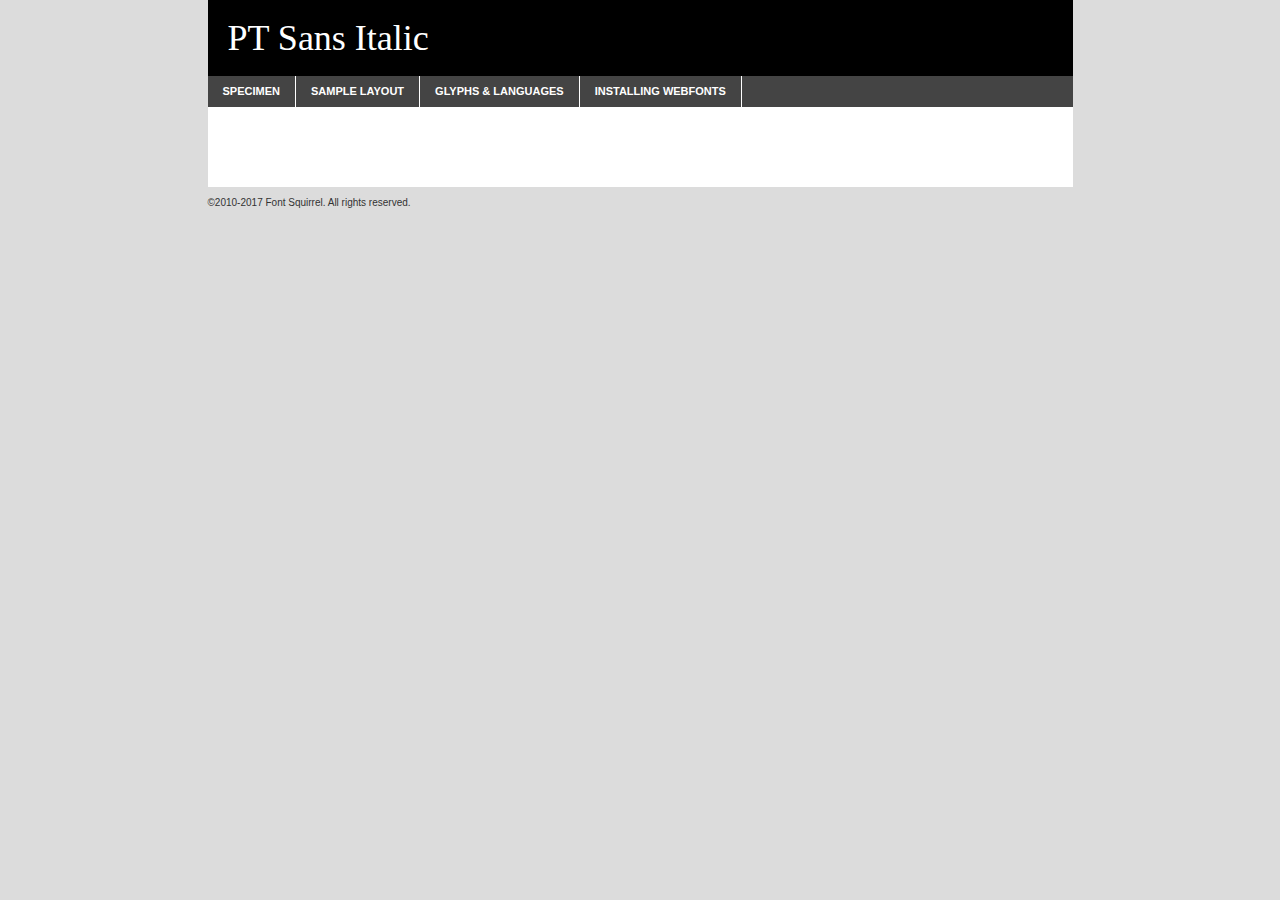
<file: src/hw11/src/fonts/ptsans-italic-demo.html>
<!DOCTYPE html PUBLIC "-//W3C//DTD XHTML 1.0 Transitional//EN"
	"http://www.w3.org/TR/xhtml1/DTD/xhtml1-transitional.dtd">

<html xmlns="http://www.w3.org/1999/xhtml" xml:lang="en" lang="en">
<head>
	<meta http-equiv="Content-Type" content="text/html; charset=utf-8" />
	<script src="http://ajax.googleapis.com/ajax/libs/jquery/1.7.2/jquery.min.js" type="text/javascript" charset="utf-8"></script>
	<script type="text/javascript">
	(function($){$.fn.easyTabs=function(option){var param=jQuery.extend({fadeSpeed:"fast",defaultContent:1,activeClass:'active'},option);$(this).each(function(){var thisId="#"+this.id;if(param.defaultContent==''){param.defaultContent=1;}
	if(typeof param.defaultContent=="number")
	{var defaultTab=$(thisId+" .tabs li:eq("+(param.defaultContent-1)+") a").attr('href').substr(1);}else{var defaultTab=param.defaultContent;}
	$(thisId+" .tabs li a").each(function(){var tabToHide=$(this).attr('href').substr(1);$("#"+tabToHide).addClass('easytabs-tab-content');});hideAll();changeContent(defaultTab);function hideAll(){$(thisId+" .easytabs-tab-content").hide();}
	function changeContent(tabId){hideAll();$(thisId+" .tabs li").removeClass(param.activeClass);$(thisId+" .tabs li a[href=#"+tabId+"]").closest('li').addClass(param.activeClass);if(param.fadeSpeed!="none")
	{$(thisId+" #"+tabId).fadeIn(param.fadeSpeed);}else{$(thisId+" #"+tabId).show();}}
	$(thisId+" .tabs li").click(function(){var tabId=$(this).find('a').attr('href').substr(1);changeContent(tabId);return false;});});}})(jQuery);
	</script>
	<link rel="stylesheet" href="specimen_files/specimen_stylesheet.css" type="text/css" charset="utf-8" />
	<link rel="stylesheet" href="stylesheet.css" type="text/css" charset="utf-8" />

	<style type="text/css">
					body{
				font-family: 'pt_sansitalic';
							}
		</style>

	<title>PT Sans Italic Specimen</title>
	
	
	<script type="text/javascript" charset="utf-8">
		$(document).ready(function() {
			$('#container').easyTabs({defaultContent:1});
		});
	</script>
</head>

<body>
<div id="container">
	<div id="header">
		PT Sans Italic	</div>
	<ul class="tabs">
		<li><a href="#specimen">Specimen</a></li>
		<li><a href="#layout">Sample Layout</a></li>
				<li><a href="#glyphs">Glyphs &amp; Languages</a></li>
		<li><a href="#installing">Installing Webfonts</a></li>
		
	</ul>
	
	<div id="main_content">

		
			<div id="specimen">
		
				<div class="section">
					<div class="grid12 firstcol">
						<div class="huge">AaBb</div>
					</div>
				</div>
		
				<div class="section">
					<div class="glyph_range">A&#x200B;B&#x200b;C&#x200b;D&#x200b;E&#x200b;F&#x200b;G&#x200b;H&#x200b;I&#x200b;J&#x200b;K&#x200b;L&#x200b;M&#x200b;N&#x200b;O&#x200b;P&#x200b;Q&#x200b;R&#x200b;S&#x200b;T&#x200b;U&#x200b;V&#x200b;W&#x200b;X&#x200b;Y&#x200b;Z&#x200b;a&#x200b;b&#x200b;c&#x200b;d&#x200b;e&#x200b;f&#x200b;g&#x200b;h&#x200b;i&#x200b;j&#x200b;k&#x200b;l&#x200b;m&#x200b;n&#x200b;o&#x200b;p&#x200b;q&#x200b;r&#x200b;s&#x200b;t&#x200b;u&#x200b;v&#x200b;w&#x200b;x&#x200b;y&#x200b;z&#x200b;1&#x200b;2&#x200b;3&#x200b;4&#x200b;5&#x200b;6&#x200b;7&#x200b;8&#x200b;9&#x200b;0&#x200b;&amp;&#x200b;.&#x200b;,&#x200b;?&#x200b;!&#x200b;&#64;&#x200b;(&#x200b;)&#x200b;#&#x200b;$&#x200b;%&#x200b;*&#x200b;+&#x200b;-&#x200b;=&#x200b;:&#x200b;;</div>
				</div>
				<div class="section">
					<div class="grid12 firstcol">
						<table class="sample_table">
							<tr><td>10</td><td class="size10">abcdefghijklmnopqrstuvwxyzABCDEFGHIJKLMNOPQRSTUVWXYZ0123456789abcdefghijklmnopqrstuvwxyzABCDEFGHIJKLMNOPQRSTUVWXYZ0123456789abcdefghijklmnopqrstuvwxyzABCDEFGHIJKLMNOPQRSTUVWXYZ</td></tr>
							<tr><td>11</td><td class="size11">abcdefghijklmnopqrstuvwxyzABCDEFGHIJKLMNOPQRSTUVWXYZ0123456789abcdefghijklmnopqrstuvwxyzABCDEFGHIJKLMNOPQRSTUVWXYZ0123456789abcdefghijklmnopqrstuvwxyzABCDEFGHIJKLMNOPQRSTUVWXYZ</td></tr>
							<tr><td>12</td><td class="size12">abcdefghijklmnopqrstuvwxyzABCDEFGHIJKLMNOPQRSTUVWXYZ0123456789abcdefghijklmnopqrstuvwxyzABCDEFGHIJKLMNOPQRSTUVWXYZ0123456789abcdefghijklmnopqrstuvwxyzABCDEFGHIJKLMNOPQRSTUVWXYZ</td></tr>
							<tr><td>13</td><td class="size13">abcdefghijklmnopqrstuvwxyzABCDEFGHIJKLMNOPQRSTUVWXYZ0123456789abcdefghijklmnopqrstuvwxyzABCDEFGHIJKLMNOPQRSTUVWXYZ0123456789abcdefghijklmnopqrstuvwxyzABCDEFGHIJKLMNOPQRSTUVWXYZ</td></tr>
							<tr><td>14</td><td class="size14">abcdefghijklmnopqrstuvwxyzABCDEFGHIJKLMNOPQRSTUVWXYZ0123456789abcdefghijklmnopqrstuvwxyzABCDEFGHIJKLMNOPQRSTUVWXYZ0123456789abcdefghijklmnopqrstuvwxyzABCDEFGHIJKLMNOPQRSTUVWXYZ</td></tr>
							<tr><td>16</td><td class="size16">abcdefghijklmnopqrstuvwxyzABCDEFGHIJKLMNOPQRSTUVWXYZ0123456789abcdefghijklmnopqrstuvwxyzABCDEFGHIJKLMNOPQRSTUVWXYZ</td></tr>
							<tr><td>18</td><td class="size18">abcdefghijklmnopqrstuvwxyzABCDEFGHIJKLMNOPQRSTUVWXYZ0123456789abcdefghijklmnopqrstuvwxyzABCDEFGHIJKLMNOPQRSTUVWXYZ</td></tr>
							<tr><td>20</td><td class="size20">abcdefghijklmnopqrstuvwxyzABCDEFGHIJKLMNOPQRSTUVWXYZ0123456789abcdefghijklmnopqrstuvwxyzABCDEFGHIJKLMNOPQRSTUVWXYZ</td></tr>
							<tr><td>24</td><td class="size24">abcdefghijklmnopqrstuvwxyzABCDEFGHIJKLMNOPQRSTUVWXYZ0123456789abcdefghijklmnopqrstuvwxyzABCDEFGHIJKLMNOPQRSTUVWXYZ</td></tr>
							<tr><td>30</td><td class="size30">abcdefghijklmnopqrstuvwxyzABCDEFGHIJKLMNOPQRSTUVWXYZ0123456789abcdefghijklmnopqrstuvwxyzABCDEFGHIJKLMNOPQRSTUVWXYZ</td></tr>
							<tr><td>36</td><td class="size36">abcdefghijklmnopqrstuvwxyzABCDEFGHIJKLMNOPQRSTUVWXYZ0123456789abcdefghijklmnopqrstuvwxyzABCDEFGHIJKLMNOPQRSTUVWXYZ</td></tr>
							<tr><td>48</td><td class="size48">abcdefghijklmnopqrstuvwxyzABCDEFGHIJKLMNOPQRSTUVWXYZ0123456789abcdefghijklmnopqrstuvwxyzABCDEFGHIJKLMNOPQRSTUVWXYZ</td></tr>
							<tr><td>60</td><td class="size60">abcdefghijklmnopqrstuvwxyzABCDEFGHIJKLMNOPQRSTUVWXYZ0123456789abcdefghijklmnopqrstuvwxyzABCDEFGHIJKLMNOPQRSTUVWXYZ</td></tr>
							<tr><td>72</td><td class="size72">abcdefghijklmnopqrstuvwxyzABCDEFGHIJKLMNOPQRSTUVWXYZ0123456789abcdefghijklmnopqrstuvwxyzABCDEFGHIJKLMNOPQRSTUVWXYZ</td></tr>
							<tr><td>90</td><td class="size90">abcdefghijklmnopqrstuvwxyzABCDEFGHIJKLMNOPQRSTUVWXYZ0123456789abcdefghijklmnopqrstuvwxyzABCDEFGHIJKLMNOPQRSTUVWXYZ</td></tr>
						</table>
				
					</div>
			
				</div>
		
		
		
								<div class="section" id="bodycomparison">


										<div id="xheight">
				<div class="fontbody">&#x25FC;&#x25FC;&#x25FC;&#x25FC;&#x25FC;&#x25FC;&#x25FC;&#x25FC;&#x25FC;&#x25FC;&#x25FC;&#x25FC;&#x25FC;&#x25FC;&#x25FC;&#x25FC;&#x25FC;&#x25FC;&#x25FC;&#x25FC;&#x25FC;&#x25FC;&#x25FC;&#x25FC;&#x25FC;&#x25FC;&#x25FC;&#x25FC;&#x25FC;&#x25FC;&#x25FC;&#x25FC;&#x25FC;&#x25FC;&#x25FC;&#x25FC;&#x25FC;&#x25FC;&#x25FC;&#x25FC;&#x25FC;&#x25FC;&#x25FC;&#x25FC;&#x25FC;&#x25FC;&#x25FC;&#x25FC;&#x25FC;&#x25FC;&#x25FC;&#x25FC;&#x25FC;&#x25FC;&#x25FC;&#x25FC;&#x25FC;&#x25FC;&#x25FC;&#x25FC;&#x25FC;&#x25FC;&#x25FC;&#x25FC;&#x25FC;&#x25FC;&#x25FC;&#x25FC;&#x25FC;&#x25FC;&#x25FC;&#x25FC;&#x25FC;&#x25FC;&#x25FC;&#x25FC;&#x25FC;&#x25FC;&#x25FC;&#x25FC;&#x25FC;&#x25FC;&#x25FC;&#x25FC;&#x25FC;&#x25FC;&#x25FC;&#x25FC;&#x25FC;&#x25FC;&#x25FC;&#x25FC;&#x25FC;&#x25FC;&#x25FC;&#x25FC;&#x25FC;&#x25FC;&#x25FC;body</div><div class="arialbody">body</div><div class="verdanabody">body</div><div class="georgiabody">body</div></div>
										<div class="fontbody" style="z-index:1">
											body<span>PT Sans Italic</span>
										</div>
										<div class="arialbody" style="z-index:1">
											body<span>Arial</span>
										</div>
										<div class="verdanabody" style="z-index:1">
											body<span>Verdana</span>
										</div>
										<div class="georgiabody" style="z-index:1">
											body<span>Georgia</span>
										</div>



								</div>
		
		
				<div class="section psample psample_row1" id="">
					
					<div class="grid2 firstcol">
						<p class="size10"><span>10.</span>Aenean lacinia bibendum nulla sed consectetur. Fusce dapibus, tellus ac cursus commodo, tortor mauris condimentum nibh, ut fermentum massa justo sit amet risus. Nullam id dolor id nibh ultricies vehicula ut id elit. Cum sociis natoque penatibus et magnis dis parturient montes, nascetur ridiculus mus. Nulla vitae elit libero, a pharetra augue.</p>
			
					</div>
					<div class="grid3">
						<p class="size11"><span>11.</span>Aenean lacinia bibendum nulla sed consectetur. Fusce dapibus, tellus ac cursus commodo, tortor mauris condimentum nibh, ut fermentum massa justo sit amet risus. Nullam id dolor id nibh ultricies vehicula ut id elit. Cum sociis natoque penatibus et magnis dis parturient montes, nascetur ridiculus mus. Nulla vitae elit libero, a pharetra augue.</p>
			
					</div>
					<div class="grid3">
						<p class="size12"><span>12.</span>Aenean lacinia bibendum nulla sed consectetur. Fusce dapibus, tellus ac cursus commodo, tortor mauris condimentum nibh, ut fermentum massa justo sit amet risus. Nullam id dolor id nibh ultricies vehicula ut id elit. Cum sociis natoque penatibus et magnis dis parturient montes, nascetur ridiculus mus. Nulla vitae elit libero, a pharetra augue.</p>
			
					</div>
					<div class="grid4">
						<p class="size13"><span>13.</span>Aenean lacinia bibendum nulla sed consectetur. Fusce dapibus, tellus ac cursus commodo, tortor mauris condimentum nibh, ut fermentum massa justo sit amet risus. Nullam id dolor id nibh ultricies vehicula ut id elit. Cum sociis natoque penatibus et magnis dis parturient montes, nascetur ridiculus mus. Nulla vitae elit libero, a pharetra augue.</p>
			
					</div>
					<div class="white_blend"></div>
					
				</div>
				<div class="section psample psample_row2" id="">
					<div class="grid3 firstcol">
						<p class="size14"><span>14.</span>Aenean lacinia bibendum nulla sed consectetur. Fusce dapibus, tellus ac cursus commodo, tortor mauris condimentum nibh, ut fermentum massa justo sit amet risus. Nullam id dolor id nibh ultricies vehicula ut id elit. Cum sociis natoque penatibus et magnis dis parturient montes, nascetur ridiculus mus. Nulla vitae elit libero, a pharetra augue.</p>
			
					</div>
					<div class="grid4">
						<p class="size16"><span>16.</span>Aenean lacinia bibendum nulla sed consectetur. Fusce dapibus, tellus ac cursus commodo, tortor mauris condimentum nibh, ut fermentum massa justo sit amet risus. Nullam id dolor id nibh ultricies vehicula ut id elit. Cum sociis natoque penatibus et magnis dis parturient montes, nascetur ridiculus mus. Nulla vitae elit libero, a pharetra augue.</p>
			
					</div>
					<div class="grid5">
						<p class="size18"><span>18.</span>Aenean lacinia bibendum nulla sed consectetur. Fusce dapibus, tellus ac cursus commodo, tortor mauris condimentum nibh, ut fermentum massa justo sit amet risus. Nullam id dolor id nibh ultricies vehicula ut id elit. Cum sociis natoque penatibus et magnis dis parturient montes, nascetur ridiculus mus. Nulla vitae elit libero, a pharetra augue.</p>
			
					</div>

					<div class="white_blend"></div>

				</div>
				
				<div class="section psample psample_row3" id="">
					<div class="grid5 firstcol">
						<p class="size20"><span>20.</span>Aenean lacinia bibendum nulla sed consectetur. Fusce dapibus, tellus ac cursus commodo, tortor mauris condimentum nibh, ut fermentum massa justo sit amet risus. Nullam id dolor id nibh ultricies vehicula ut id elit. Cum sociis natoque penatibus et magnis dis parturient montes, nascetur ridiculus mus. Nulla vitae elit libero, a pharetra augue.</p>
					</div>
					<div class="grid7">
						<p class="size24"><span>24.</span>Aenean lacinia bibendum nulla sed consectetur. Fusce dapibus, tellus ac cursus commodo, tortor mauris condimentum nibh, ut fermentum massa justo sit amet risus. Nullam id dolor id nibh ultricies vehicula ut id elit. Cum sociis natoque penatibus et magnis dis parturient montes, nascetur ridiculus mus. Nulla vitae elit libero, a pharetra augue.</p>
					</div>
					
					<div class="white_blend"></div>
					
				</div>
				
				<div class="section psample psample_row4" id="">
					<div class="grid12 firstcol">
						<p class="size30"><span>30.</span>Aenean lacinia bibendum nulla sed consectetur. Fusce dapibus, tellus ac cursus commodo, tortor mauris condimentum nibh, ut fermentum massa justo sit amet risus. Nullam id dolor id nibh ultricies vehicula ut id elit. Cum sociis natoque penatibus et magnis dis parturient montes, nascetur ridiculus mus. Nulla vitae elit libero, a pharetra augue.</p>
					</div>
					<div class="white_blend"></div>
					
				</div>
				
				
				
				<div class="section psample psample_row1 fullreverse">
					<div class="grid2 firstcol">
						<p class="size10"><span>10.</span>Aenean lacinia bibendum nulla sed consectetur. Fusce dapibus, tellus ac cursus commodo, tortor mauris condimentum nibh, ut fermentum massa justo sit amet risus. Nullam id dolor id nibh ultricies vehicula ut id elit. Cum sociis natoque penatibus et magnis dis parturient montes, nascetur ridiculus mus. Nulla vitae elit libero, a pharetra augue.</p>
			
					</div>
					<div class="grid3">
						<p class="size11"><span>11.</span>Aenean lacinia bibendum nulla sed consectetur. Fusce dapibus, tellus ac cursus commodo, tortor mauris condimentum nibh, ut fermentum massa justo sit amet risus. Nullam id dolor id nibh ultricies vehicula ut id elit. Cum sociis natoque penatibus et magnis dis parturient montes, nascetur ridiculus mus. Nulla vitae elit libero, a pharetra augue.</p>
			
					</div>
					<div class="grid3">
						<p class="size12"><span>12.</span>Aenean lacinia bibendum nulla sed consectetur. Fusce dapibus, tellus ac cursus commodo, tortor mauris condimentum nibh, ut fermentum massa justo sit amet risus. Nullam id dolor id nibh ultricies vehicula ut id elit. Cum sociis natoque penatibus et magnis dis parturient montes, nascetur ridiculus mus. Nulla vitae elit libero, a pharetra augue.</p>
			
					</div>
					<div class="grid4">
						<p class="size13"><span>13.</span>Aenean lacinia bibendum nulla sed consectetur. Fusce dapibus, tellus ac cursus commodo, tortor mauris condimentum nibh, ut fermentum massa justo sit amet risus. Nullam id dolor id nibh ultricies vehicula ut id elit. Cum sociis natoque penatibus et magnis dis parturient montes, nascetur ridiculus mus. Nulla vitae elit libero, a pharetra augue.</p>
			
					</div>
					<div class="black_blend"></div>
					
				</div>
				
				<div class="section psample psample_row2 fullreverse">
					<div class="grid3 firstcol">
						<p class="size14"><span>14.</span>Aenean lacinia bibendum nulla sed consectetur. Fusce dapibus, tellus ac cursus commodo, tortor mauris condimentum nibh, ut fermentum massa justo sit amet risus. Nullam id dolor id nibh ultricies vehicula ut id elit. Cum sociis natoque penatibus et magnis dis parturient montes, nascetur ridiculus mus. Nulla vitae elit libero, a pharetra augue.</p>
			
					</div>
					<div class="grid4">
						<p class="size16"><span>16.</span>Aenean lacinia bibendum nulla sed consectetur. Fusce dapibus, tellus ac cursus commodo, tortor mauris condimentum nibh, ut fermentum massa justo sit amet risus. Nullam id dolor id nibh ultricies vehicula ut id elit. Cum sociis natoque penatibus et magnis dis parturient montes, nascetur ridiculus mus. Nulla vitae elit libero, a pharetra augue.</p>
			
					</div>
					<div class="grid5">
						<p class="size18"><span>18.</span>Aenean lacinia bibendum nulla sed consectetur. Fusce dapibus, tellus ac cursus commodo, tortor mauris condimentum nibh, ut fermentum massa justo sit amet risus. Nullam id dolor id nibh ultricies vehicula ut id elit. Cum sociis natoque penatibus et magnis dis parturient montes, nascetur ridiculus mus. Nulla vitae elit libero, a pharetra augue.</p>
			
					</div>
					<div class="black_blend"></div>

				</div>
				
				<div class="section psample fullreverse psample_row3" id="">
					<div class="grid5 firstcol">
						<p class="size20"><span>20.</span>Aenean lacinia bibendum nulla sed consectetur. Fusce dapibus, tellus ac cursus commodo, tortor mauris condimentum nibh, ut fermentum massa justo sit amet risus. Nullam id dolor id nibh ultricies vehicula ut id elit. Cum sociis natoque penatibus et magnis dis parturient montes, nascetur ridiculus mus. Nulla vitae elit libero, a pharetra augue.</p>
					</div>
					<div class="grid7">
						<p class="size24"><span>24.</span>Aenean lacinia bibendum nulla sed consectetur. Fusce dapibus, tellus ac cursus commodo, tortor mauris condimentum nibh, ut fermentum massa justo sit amet risus. Nullam id dolor id nibh ultricies vehicula ut id elit. Cum sociis natoque penatibus et magnis dis parturient montes, nascetur ridiculus mus. Nulla vitae elit libero, a pharetra augue.</p>
					</div>
					
					<div class="black_blend"></div>
					
				</div>
				
				<div class="section psample fullreverse psample_row4" id="" style="border-bottom: 20px #000 solid;">
					<div class="grid12 firstcol">
						<p class="size30"><span>30.</span>Aenean lacinia bibendum nulla sed consectetur. Fusce dapibus, tellus ac cursus commodo, tortor mauris condimentum nibh, ut fermentum massa justo sit amet risus. Nullam id dolor id nibh ultricies vehicula ut id elit. Cum sociis natoque penatibus et magnis dis parturient montes, nascetur ridiculus mus. Nulla vitae elit libero, a pharetra augue.</p>
					</div>
					<div class="black_blend"></div>
					
				</div>
				
				
				
				
			</div>
			
			<div id="layout">
				
				<div class="section">
					
					<div class="grid12 firstcol">
						<h1>Lorem Ipsum Dolor</h1>
						<h2>Etiam porta sem malesuada magna mollis euismod</h2>
						
						<p class="byline">By <a href="#link">Aenean Lacinia</a></p>
					</div>
				</div>
				<div class="section">
					<div class="grid8 firstcol">
						<p class="large">Donec sed odio dui. Morbi leo risus, porta ac consectetur ac, vestibulum at eros. Fusce dapibus, tellus ac cursus commodo, tortor mauris condimentum nibh, ut fermentum massa justo sit amet risus. </p>

						
						<h3>Pellentesque ornare sem</h3>

						<p>Maecenas sed diam eget risus varius blandit sit amet non magna. Maecenas faucibus mollis interdum. Donec ullamcorper nulla non metus auctor fringilla. Nullam id dolor id nibh ultricies vehicula ut id elit. Nullam id dolor id nibh ultricies vehicula ut id elit. </p>

						<p>Aenean eu leo quam. Pellentesque ornare sem lacinia quam venenatis vestibulum. Lorem ipsum dolor sit amet, consectetur adipiscing elit. Cum sociis natoque penatibus et magnis dis parturient montes, nascetur ridiculus mus. </p>

						<p>Nulla vitae elit libero, a pharetra augue. Praesent commodo cursus magna, vel scelerisque nisl consectetur et. Aenean lacinia bibendum nulla sed consectetur. </p>

						<p>Nullam quis risus eget urna mollis ornare vel eu leo. Nullam quis risus eget urna mollis ornare vel eu leo. Maecenas sed diam eget risus varius blandit sit amet non magna. Donec ullamcorper nulla non metus auctor fringilla. </p>

						<h3>Cras mattis consectetur</h3>

						<p>Aenean eu leo quam. Pellentesque ornare sem lacinia quam venenatis vestibulum. Aenean lacinia bibendum nulla sed consectetur. Integer posuere erat a ante venenatis dapibus posuere velit aliquet. Cras mattis consectetur purus sit amet fermentum. </p>

						<p>Nullam id dolor id nibh ultricies vehicula ut id elit. Nullam quis risus eget urna mollis ornare vel eu leo. Cras mattis consectetur purus sit amet fermentum.</p>
					</div>
					
					<div class="grid4 sidebar">
						
						<div class="box reverse">
							<p class="last">Nullam quis risus eget urna mollis ornare vel eu leo. Donec ullamcorper nulla non metus auctor fringilla. Cras mattis consectetur purus sit amet fermentum. Sed posuere consectetur est at lobortis. Lorem ipsum dolor sit amet, consectetur adipiscing elit. </p>
						</div>
						
						<p class="caption">Maecenas sed diam eget risus varius.</p>

						<p>Vestibulum id ligula porta felis euismod semper. Integer posuere erat a ante venenatis dapibus posuere velit aliquet. Vestibulum id ligula porta felis euismod semper. Sed posuere consectetur est at lobortis. Maecenas sed diam eget risus varius blandit sit amet non magna. Fusce dapibus, tellus ac cursus commodo, tortor mauris condimentum nibh, ut fermentum massa justo sit amet risus. </p>

					

						<p>Duis mollis, est non commodo luctus, nisi erat porttitor ligula, eget lacinia odio sem nec elit. Aenean lacinia bibendum nulla sed consectetur. Vivamus sagittis lacus vel augue laoreet rutrum faucibus dolor auctor. Aenean lacinia bibendum nulla sed consectetur. Nullam quis risus eget urna mollis ornare vel eu leo. </p>

						<p>Praesent commodo cursus magna, vel scelerisque nisl consectetur et. Donec ullamcorper nulla non metus auctor fringilla. Maecenas faucibus mollis interdum. Fusce dapibus, tellus ac cursus commodo, tortor mauris condimentum nibh, ut fermentum massa justo sit amet risus. </p>

					</div>
				</div>
				
			</div>


			



		<div id="glyphs">
			<div class="section">
				<div class="grid12 firstcol">
			
				<h1>Language Support</h1>
				<p>The subset of PT Sans Italic in this kit supports the following languages:<br />
			
					Albanian, Basque, Breton, Chamorro, Danish, Dutch, English, Faroese, Finnish, French, Frisian, Galician, German, Icelandic, Italian, Malagasy, Norwegian, Portuguese, Spanish, Alsatian, Aragonese, Arapaho, Arrernte, Asturian, Aymara, Bislama, Cebuano, Corsican, Fijian, French_creole, Genoese, Gilbertese, Greenlandic, Haitian_creole, Hiligaynon, Hmong, Hopi, Ibanag, Iloko_ilokano, Indonesian, Interglossa_glosa, Interlingua, Irish_gaelic, Jerriais, Lojban, Lombard, Luxembourgeois, Manx, Mohawk, Norfolk_pitcairnese, Occitan, Oromo, Pangasinan, Papiamento, Piedmontese, Potawatomi, Rhaeto-romance, Romansh, Rotokas, Sami_lule, Samoan, Sardinian, Scots_gaelic, Seychelles_creole, Shona, Sicilian, Somali, Southern_ndebele, Swahili, Swati_swazi, Tagalog_filipino_pilipino, Tetum, Tok_pisin, Uyghur_latinized, Volapuk, Walloon, Warlpiri, Xhosa, Yapese, Zulu, Latinbasic, Ubasic, Demo				</p>
				<h1>Glyph Chart</h1>
				<p>The subset of PT Sans Italic in this kit includes all the glyphs listed below. Unicode entities are included above each glyph to help you insert individual characters into your layout.</p>
				<div id="glyph_chart">
			
																				 <div><p>&amp;#13;</p>&#13;</div>
																				 <div><p>&amp;#32;</p>&#32;</div>
																				 <div><p>&amp;#33;</p>&#33;</div>
																				 <div><p>&amp;#34;</p>&#34;</div>
																				 <div><p>&amp;#35;</p>&#35;</div>
																				 <div><p>&amp;#36;</p>&#36;</div>
																				 <div><p>&amp;#37;</p>&#37;</div>
																				 <div><p>&amp;#38;</p>&#38;</div>
																				 <div><p>&amp;#39;</p>&#39;</div>
																				 <div><p>&amp;#40;</p>&#40;</div>
																				 <div><p>&amp;#41;</p>&#41;</div>
																				 <div><p>&amp;#42;</p>&#42;</div>
																				 <div><p>&amp;#43;</p>&#43;</div>
																				 <div><p>&amp;#44;</p>&#44;</div>
																				 <div><p>&amp;#45;</p>&#45;</div>
																				 <div><p>&amp;#46;</p>&#46;</div>
																				 <div><p>&amp;#47;</p>&#47;</div>
																				 <div><p>&amp;#48;</p>&#48;</div>
																				 <div><p>&amp;#49;</p>&#49;</div>
																				 <div><p>&amp;#50;</p>&#50;</div>
																				 <div><p>&amp;#51;</p>&#51;</div>
																				 <div><p>&amp;#52;</p>&#52;</div>
																				 <div><p>&amp;#53;</p>&#53;</div>
																				 <div><p>&amp;#54;</p>&#54;</div>
																				 <div><p>&amp;#55;</p>&#55;</div>
																				 <div><p>&amp;#56;</p>&#56;</div>
																				 <div><p>&amp;#57;</p>&#57;</div>
																				 <div><p>&amp;#58;</p>&#58;</div>
																				 <div><p>&amp;#59;</p>&#59;</div>
																				 <div><p>&amp;#60;</p>&#60;</div>
																				 <div><p>&amp;#61;</p>&#61;</div>
																				 <div><p>&amp;#62;</p>&#62;</div>
																				 <div><p>&amp;#63;</p>&#63;</div>
																				 <div><p>&amp;#64;</p>&#64;</div>
																				 <div><p>&amp;#65;</p>&#65;</div>
																				 <div><p>&amp;#66;</p>&#66;</div>
																				 <div><p>&amp;#67;</p>&#67;</div>
																				 <div><p>&amp;#68;</p>&#68;</div>
																				 <div><p>&amp;#69;</p>&#69;</div>
																				 <div><p>&amp;#70;</p>&#70;</div>
																				 <div><p>&amp;#71;</p>&#71;</div>
																				 <div><p>&amp;#72;</p>&#72;</div>
																				 <div><p>&amp;#73;</p>&#73;</div>
																				 <div><p>&amp;#74;</p>&#74;</div>
																				 <div><p>&amp;#75;</p>&#75;</div>
																				 <div><p>&amp;#76;</p>&#76;</div>
																				 <div><p>&amp;#77;</p>&#77;</div>
																				 <div><p>&amp;#78;</p>&#78;</div>
																				 <div><p>&amp;#79;</p>&#79;</div>
																				 <div><p>&amp;#80;</p>&#80;</div>
																				 <div><p>&amp;#81;</p>&#81;</div>
																				 <div><p>&amp;#82;</p>&#82;</div>
																				 <div><p>&amp;#83;</p>&#83;</div>
																				 <div><p>&amp;#84;</p>&#84;</div>
																				 <div><p>&amp;#85;</p>&#85;</div>
																				 <div><p>&amp;#86;</p>&#86;</div>
																				 <div><p>&amp;#87;</p>&#87;</div>
																				 <div><p>&amp;#88;</p>&#88;</div>
																				 <div><p>&amp;#89;</p>&#89;</div>
																				 <div><p>&amp;#90;</p>&#90;</div>
																				 <div><p>&amp;#91;</p>&#91;</div>
																				 <div><p>&amp;#92;</p>&#92;</div>
																				 <div><p>&amp;#93;</p>&#93;</div>
																				 <div><p>&amp;#94;</p>&#94;</div>
																				 <div><p>&amp;#95;</p>&#95;</div>
																				 <div><p>&amp;#96;</p>&#96;</div>
																				 <div><p>&amp;#97;</p>&#97;</div>
																				 <div><p>&amp;#98;</p>&#98;</div>
																				 <div><p>&amp;#99;</p>&#99;</div>
																				 <div><p>&amp;#100;</p>&#100;</div>
																				 <div><p>&amp;#101;</p>&#101;</div>
																				 <div><p>&amp;#102;</p>&#102;</div>
																				 <div><p>&amp;#103;</p>&#103;</div>
																				 <div><p>&amp;#104;</p>&#104;</div>
																				 <div><p>&amp;#105;</p>&#105;</div>
																				 <div><p>&amp;#106;</p>&#106;</div>
																				 <div><p>&amp;#107;</p>&#107;</div>
																				 <div><p>&amp;#108;</p>&#108;</div>
																				 <div><p>&amp;#109;</p>&#109;</div>
																				 <div><p>&amp;#110;</p>&#110;</div>
																				 <div><p>&amp;#111;</p>&#111;</div>
																				 <div><p>&amp;#112;</p>&#112;</div>
																				 <div><p>&amp;#113;</p>&#113;</div>
																				 <div><p>&amp;#114;</p>&#114;</div>
																				 <div><p>&amp;#115;</p>&#115;</div>
																				 <div><p>&amp;#116;</p>&#116;</div>
																				 <div><p>&amp;#117;</p>&#117;</div>
																				 <div><p>&amp;#118;</p>&#118;</div>
																				 <div><p>&amp;#119;</p>&#119;</div>
																				 <div><p>&amp;#120;</p>&#120;</div>
																				 <div><p>&amp;#121;</p>&#121;</div>
																				 <div><p>&amp;#122;</p>&#122;</div>
																				 <div><p>&amp;#123;</p>&#123;</div>
																				 <div><p>&amp;#124;</p>&#124;</div>
																				 <div><p>&amp;#125;</p>&#125;</div>
																				 <div><p>&amp;#126;</p>&#126;</div>
																				 <div><p>&amp;#160;</p>&#160;</div>
																				 <div><p>&amp;#161;</p>&#161;</div>
																				 <div><p>&amp;#162;</p>&#162;</div>
																				 <div><p>&amp;#163;</p>&#163;</div>
																				 <div><p>&amp;#164;</p>&#164;</div>
																				 <div><p>&amp;#165;</p>&#165;</div>
																				 <div><p>&amp;#166;</p>&#166;</div>
																				 <div><p>&amp;#167;</p>&#167;</div>
																				 <div><p>&amp;#168;</p>&#168;</div>
																				 <div><p>&amp;#169;</p>&#169;</div>
																				 <div><p>&amp;#170;</p>&#170;</div>
																				 <div><p>&amp;#171;</p>&#171;</div>
																				 <div><p>&amp;#172;</p>&#172;</div>
																				 <div><p>&amp;#173;</p>&#173;</div>
																				 <div><p>&amp;#174;</p>&#174;</div>
																				 <div><p>&amp;#175;</p>&#175;</div>
																				 <div><p>&amp;#176;</p>&#176;</div>
																				 <div><p>&amp;#177;</p>&#177;</div>
																				 <div><p>&amp;#178;</p>&#178;</div>
																				 <div><p>&amp;#179;</p>&#179;</div>
																				 <div><p>&amp;#180;</p>&#180;</div>
																				 <div><p>&amp;#181;</p>&#181;</div>
																				 <div><p>&amp;#182;</p>&#182;</div>
																				 <div><p>&amp;#183;</p>&#183;</div>
																				 <div><p>&amp;#184;</p>&#184;</div>
																				 <div><p>&amp;#185;</p>&#185;</div>
																				 <div><p>&amp;#186;</p>&#186;</div>
																				 <div><p>&amp;#187;</p>&#187;</div>
																				 <div><p>&amp;#188;</p>&#188;</div>
																				 <div><p>&amp;#189;</p>&#189;</div>
																				 <div><p>&amp;#190;</p>&#190;</div>
																				 <div><p>&amp;#191;</p>&#191;</div>
																				 <div><p>&amp;#192;</p>&#192;</div>
																				 <div><p>&amp;#193;</p>&#193;</div>
																				 <div><p>&amp;#194;</p>&#194;</div>
																				 <div><p>&amp;#195;</p>&#195;</div>
																				 <div><p>&amp;#196;</p>&#196;</div>
																				 <div><p>&amp;#197;</p>&#197;</div>
																				 <div><p>&amp;#198;</p>&#198;</div>
																				 <div><p>&amp;#199;</p>&#199;</div>
																				 <div><p>&amp;#200;</p>&#200;</div>
																				 <div><p>&amp;#201;</p>&#201;</div>
																				 <div><p>&amp;#202;</p>&#202;</div>
																				 <div><p>&amp;#203;</p>&#203;</div>
																				 <div><p>&amp;#204;</p>&#204;</div>
																				 <div><p>&amp;#205;</p>&#205;</div>
																				 <div><p>&amp;#206;</p>&#206;</div>
																				 <div><p>&amp;#207;</p>&#207;</div>
																				 <div><p>&amp;#208;</p>&#208;</div>
																				 <div><p>&amp;#209;</p>&#209;</div>
																				 <div><p>&amp;#210;</p>&#210;</div>
																				 <div><p>&amp;#211;</p>&#211;</div>
																				 <div><p>&amp;#212;</p>&#212;</div>
																				 <div><p>&amp;#213;</p>&#213;</div>
																				 <div><p>&amp;#214;</p>&#214;</div>
																				 <div><p>&amp;#215;</p>&#215;</div>
																				 <div><p>&amp;#216;</p>&#216;</div>
																				 <div><p>&amp;#217;</p>&#217;</div>
																				 <div><p>&amp;#218;</p>&#218;</div>
																				 <div><p>&amp;#219;</p>&#219;</div>
																				 <div><p>&amp;#220;</p>&#220;</div>
																				 <div><p>&amp;#221;</p>&#221;</div>
																				 <div><p>&amp;#222;</p>&#222;</div>
																				 <div><p>&amp;#223;</p>&#223;</div>
																				 <div><p>&amp;#224;</p>&#224;</div>
																				 <div><p>&amp;#225;</p>&#225;</div>
																				 <div><p>&amp;#226;</p>&#226;</div>
																				 <div><p>&amp;#227;</p>&#227;</div>
																				 <div><p>&amp;#228;</p>&#228;</div>
																				 <div><p>&amp;#229;</p>&#229;</div>
																				 <div><p>&amp;#230;</p>&#230;</div>
																				 <div><p>&amp;#231;</p>&#231;</div>
																				 <div><p>&amp;#232;</p>&#232;</div>
																				 <div><p>&amp;#233;</p>&#233;</div>
																				 <div><p>&amp;#234;</p>&#234;</div>
																				 <div><p>&amp;#235;</p>&#235;</div>
																				 <div><p>&amp;#236;</p>&#236;</div>
																				 <div><p>&amp;#237;</p>&#237;</div>
																				 <div><p>&amp;#238;</p>&#238;</div>
																				 <div><p>&amp;#239;</p>&#239;</div>
																				 <div><p>&amp;#240;</p>&#240;</div>
																				 <div><p>&amp;#241;</p>&#241;</div>
																				 <div><p>&amp;#242;</p>&#242;</div>
																				 <div><p>&amp;#243;</p>&#243;</div>
																				 <div><p>&amp;#244;</p>&#244;</div>
																				 <div><p>&amp;#245;</p>&#245;</div>
																				 <div><p>&amp;#246;</p>&#246;</div>
																				 <div><p>&amp;#247;</p>&#247;</div>
																				 <div><p>&amp;#248;</p>&#248;</div>
																				 <div><p>&amp;#249;</p>&#249;</div>
																				 <div><p>&amp;#250;</p>&#250;</div>
																				 <div><p>&amp;#251;</p>&#251;</div>
																				 <div><p>&amp;#252;</p>&#252;</div>
																				 <div><p>&amp;#253;</p>&#253;</div>
																				 <div><p>&amp;#254;</p>&#254;</div>
																				 <div><p>&amp;#255;</p>&#255;</div>
																				 <div><p>&amp;#338;</p>&#338;</div>
																				 <div><p>&amp;#339;</p>&#339;</div>
																				 <div><p>&amp;#376;</p>&#376;</div>
																				 <div><p>&amp;#710;</p>&#710;</div>
																				 <div><p>&amp;#732;</p>&#732;</div>
																				 <div><p>&amp;#8192;</p>&#8192;</div>
																				 <div><p>&amp;#8193;</p>&#8193;</div>
																				 <div><p>&amp;#8194;</p>&#8194;</div>
																				 <div><p>&amp;#8195;</p>&#8195;</div>
																				 <div><p>&amp;#8196;</p>&#8196;</div>
																				 <div><p>&amp;#8197;</p>&#8197;</div>
																				 <div><p>&amp;#8198;</p>&#8198;</div>
																				 <div><p>&amp;#8199;</p>&#8199;</div>
																				 <div><p>&amp;#8200;</p>&#8200;</div>
																				 <div><p>&amp;#8201;</p>&#8201;</div>
																				 <div><p>&amp;#8202;</p>&#8202;</div>
																				 <div><p>&amp;#8208;</p>&#8208;</div>
																				 <div><p>&amp;#8209;</p>&#8209;</div>
																				 <div><p>&amp;#8210;</p>&#8210;</div>
																				 <div><p>&amp;#8211;</p>&#8211;</div>
																				 <div><p>&amp;#8212;</p>&#8212;</div>
																				 <div><p>&amp;#8216;</p>&#8216;</div>
																				 <div><p>&amp;#8217;</p>&#8217;</div>
																				 <div><p>&amp;#8218;</p>&#8218;</div>
																				 <div><p>&amp;#8220;</p>&#8220;</div>
																				 <div><p>&amp;#8221;</p>&#8221;</div>
																				 <div><p>&amp;#8222;</p>&#8222;</div>
																				 <div><p>&amp;#8226;</p>&#8226;</div>
																				 <div><p>&amp;#8230;</p>&#8230;</div>
																				 <div><p>&amp;#8239;</p>&#8239;</div>
																				 <div><p>&amp;#8249;</p>&#8249;</div>
																				 <div><p>&amp;#8250;</p>&#8250;</div>
																				 <div><p>&amp;#8287;</p>&#8287;</div>
																				 <div><p>&amp;#8364;</p>&#8364;</div>
																				 <div><p>&amp;#8482;</p>&#8482;</div>
																				 <div><p>&amp;#9724;</p>&#9724;</div>
																				 <div><p>&amp;#64257;</p>&#64257;</div>
																				 <div><p>&amp;#64258;</p>&#64258;</div>
																																						</div>	
				</div>
		
		
			</div>
		</div>
		
		
		<div id="specs">
			
		</div>
	
		<div id="installing">
			<div class="section">
				<div class="grid7 firstcol">
					<h1>Installing Webfonts</h1>
					
					<p>Webfonts are supported by all major browser platforms but not all in the same way. There are currently four different font formats that must be included in order to target all browsers. This includes TTF, WOFF, EOT and SVG.</p>
					
					<h2>1. Upload your webfonts</h2>
					<p>You must upload your webfont kit to your website. They should be in or near the same directory as your CSS files.</p>
					
					<h2>2. Include the webfont stylesheet</h2>
					<p>A special CSS @font-face declaration helps the various browsers select the appropriate font it needs without causing you a bunch of headaches. Learn more about this syntax by reading the <a href="https://www.fontspring.com/blog/further-hardening-of-the-bulletproof-syntax">Fontspring blog post</a> about it. The code for it is as follows:</p>


<code>
@font-face{ 
	font-family: 'MyWebFont';
	src: url('WebFont.eot');
	src: url('WebFont.eot?#iefix') format('embedded-opentype'),
	     url('WebFont.woff') format('woff'),
	     url('WebFont.ttf') format('truetype'),
	     url('WebFont.svg#webfont') format('svg');
}
</code>

	<p>We've already gone ahead and generated the code for you. All you have to do is link to the stylesheet in your HTML, like this:</p>
	<code>&lt;link rel=&quot;stylesheet&quot; href=&quot;stylesheet.css&quot; type=&quot;text/css&quot; charset=&quot;utf-8&quot; /&gt;</code>

					<h2>3. Modify your own stylesheet</h2>
					<p>To take advantage of your new fonts, you must tell your stylesheet to use them. Look at the original @font-face declaration above and find the property called "font-family." The name linked there will be what you use to reference the font. Prepend that webfont name to the font stack in the "font-family" property, inside the selector you want to change. For example:</p>
<code>p { font-family: 'WebFont', Arial, sans-serif; }</code>

<h2>4. Test</h2>
<p>Getting webfonts to work cross-browser <em>can</em> be tricky. Use the information in the sidebar to help you if you find that fonts aren't loading in a particular browser.</p>
				</div>
				
				<div class="grid5 sidebar">
					<div class="box">
						<h2>Troubleshooting<br />Font-Face Problems</h2>
						<p>Having trouble getting your webfonts to load in your new website? Here are some tips to sort out what might be the problem.</p>

						<h3>Fonts not showing in any browser</h3>

						<p>This sounds like you need to work on the plumbing. You either did not upload the fonts to the correct directory, or you did not link the fonts properly in the CSS. If you've confirmed that all this is correct and you still have a problem, take a look at your .htaccess file and see if requests are getting intercepted.</p>

						<h3>Fonts not loading in iPhone or iPad</h3>

						<p>The most common problem here is that you are serving the fonts from an IIS server. IIS refuses to serve files that have unknown MIME types. If that is the case, you must set the MIME type for SVG to "image/svg+xml" in the server settings. Follow these instructions from Microsoft if you need help.</p>

						<h3>Fonts not loading in Firefox</h3>

						<p>The primary reason for this failure? You are still using a version Firefox older than 3.5. So upgrade already! If that isn't it, then you are very likely serving fonts from a different domain. Firefox requires that all font assets be served from the same domain. Lastly it is possible that you need to add WOFF to your list of MIME types (if you are serving via IIS.)</p>

						<h3>Fonts not loading in IE</h3>

						<p>Are you looking at Internet Explorer on an actual Windows machine or are you cheating by using a service like Adobe BrowserLab? Many of these screenshot services do not render @font-face for IE. Best to test it on a real machine.</p>

						<h3>Fonts not loading in IE9</h3>

						<p>IE9, like Firefox, requires that fonts be served from the same domain as the website. Make sure that is the case.</p>
					</div>
				</div>
			</div>
			
		</div>
	
	</div>
	<div id="footer">
		<p>&copy;2010-2017 Font Squirrel. All rights reserved.</p>
	</div>
</div>
</body>
</html>
</file>
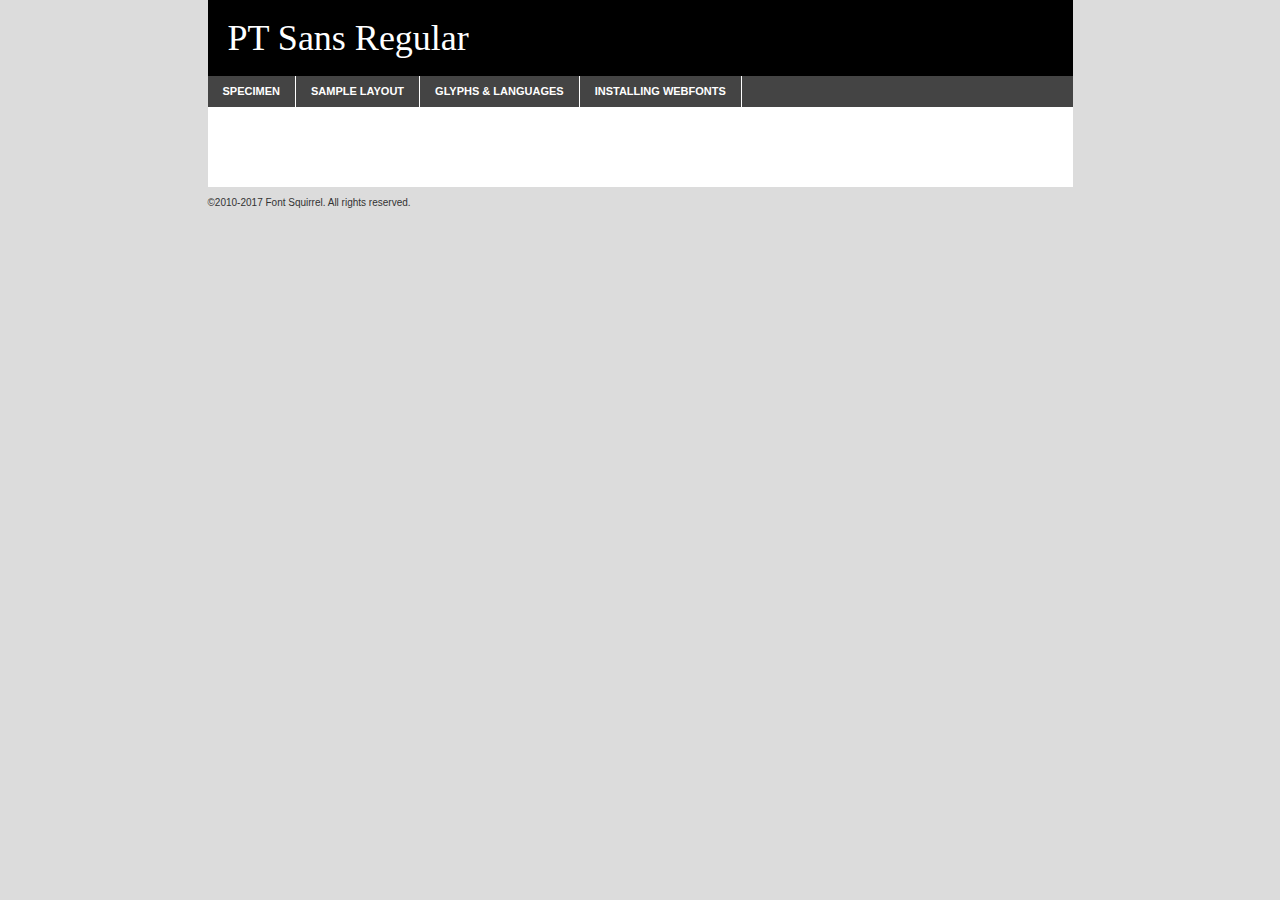
<file: src/hw11/src/fonts/ptsans-regular-demo.html>
<!DOCTYPE html PUBLIC "-//W3C//DTD XHTML 1.0 Transitional//EN"
	"http://www.w3.org/TR/xhtml1/DTD/xhtml1-transitional.dtd">

<html xmlns="http://www.w3.org/1999/xhtml" xml:lang="en" lang="en">
<head>
	<meta http-equiv="Content-Type" content="text/html; charset=utf-8" />
	<script src="http://ajax.googleapis.com/ajax/libs/jquery/1.7.2/jquery.min.js" type="text/javascript" charset="utf-8"></script>
	<script type="text/javascript">
	(function($){$.fn.easyTabs=function(option){var param=jQuery.extend({fadeSpeed:"fast",defaultContent:1,activeClass:'active'},option);$(this).each(function(){var thisId="#"+this.id;if(param.defaultContent==''){param.defaultContent=1;}
	if(typeof param.defaultContent=="number")
	{var defaultTab=$(thisId+" .tabs li:eq("+(param.defaultContent-1)+") a").attr('href').substr(1);}else{var defaultTab=param.defaultContent;}
	$(thisId+" .tabs li a").each(function(){var tabToHide=$(this).attr('href').substr(1);$("#"+tabToHide).addClass('easytabs-tab-content');});hideAll();changeContent(defaultTab);function hideAll(){$(thisId+" .easytabs-tab-content").hide();}
	function changeContent(tabId){hideAll();$(thisId+" .tabs li").removeClass(param.activeClass);$(thisId+" .tabs li a[href=#"+tabId+"]").closest('li').addClass(param.activeClass);if(param.fadeSpeed!="none")
	{$(thisId+" #"+tabId).fadeIn(param.fadeSpeed);}else{$(thisId+" #"+tabId).show();}}
	$(thisId+" .tabs li").click(function(){var tabId=$(this).find('a').attr('href').substr(1);changeContent(tabId);return false;});});}})(jQuery);
	</script>
	<link rel="stylesheet" href="specimen_files/specimen_stylesheet.css" type="text/css" charset="utf-8" />
	<link rel="stylesheet" href="stylesheet.css" type="text/css" charset="utf-8" />

	<style type="text/css">
					body{
				font-family: 'pt_sansregular';
							}
		</style>

	<title>PT Sans Regular Specimen</title>
	
	
	<script type="text/javascript" charset="utf-8">
		$(document).ready(function() {
			$('#container').easyTabs({defaultContent:1});
		});
	</script>
</head>

<body>
<div id="container">
	<div id="header">
		PT Sans Regular	</div>
	<ul class="tabs">
		<li><a href="#specimen">Specimen</a></li>
		<li><a href="#layout">Sample Layout</a></li>
				<li><a href="#glyphs">Glyphs &amp; Languages</a></li>
		<li><a href="#installing">Installing Webfonts</a></li>
		
	</ul>
	
	<div id="main_content">

		
			<div id="specimen">
		
				<div class="section">
					<div class="grid12 firstcol">
						<div class="huge">AaBb</div>
					</div>
				</div>
		
				<div class="section">
					<div class="glyph_range">A&#x200B;B&#x200b;C&#x200b;D&#x200b;E&#x200b;F&#x200b;G&#x200b;H&#x200b;I&#x200b;J&#x200b;K&#x200b;L&#x200b;M&#x200b;N&#x200b;O&#x200b;P&#x200b;Q&#x200b;R&#x200b;S&#x200b;T&#x200b;U&#x200b;V&#x200b;W&#x200b;X&#x200b;Y&#x200b;Z&#x200b;a&#x200b;b&#x200b;c&#x200b;d&#x200b;e&#x200b;f&#x200b;g&#x200b;h&#x200b;i&#x200b;j&#x200b;k&#x200b;l&#x200b;m&#x200b;n&#x200b;o&#x200b;p&#x200b;q&#x200b;r&#x200b;s&#x200b;t&#x200b;u&#x200b;v&#x200b;w&#x200b;x&#x200b;y&#x200b;z&#x200b;1&#x200b;2&#x200b;3&#x200b;4&#x200b;5&#x200b;6&#x200b;7&#x200b;8&#x200b;9&#x200b;0&#x200b;&amp;&#x200b;.&#x200b;,&#x200b;?&#x200b;!&#x200b;&#64;&#x200b;(&#x200b;)&#x200b;#&#x200b;$&#x200b;%&#x200b;*&#x200b;+&#x200b;-&#x200b;=&#x200b;:&#x200b;;</div>
				</div>
				<div class="section">
					<div class="grid12 firstcol">
						<table class="sample_table">
							<tr><td>10</td><td class="size10">abcdefghijklmnopqrstuvwxyzABCDEFGHIJKLMNOPQRSTUVWXYZ0123456789abcdefghijklmnopqrstuvwxyzABCDEFGHIJKLMNOPQRSTUVWXYZ0123456789abcdefghijklmnopqrstuvwxyzABCDEFGHIJKLMNOPQRSTUVWXYZ</td></tr>
							<tr><td>11</td><td class="size11">abcdefghijklmnopqrstuvwxyzABCDEFGHIJKLMNOPQRSTUVWXYZ0123456789abcdefghijklmnopqrstuvwxyzABCDEFGHIJKLMNOPQRSTUVWXYZ0123456789abcdefghijklmnopqrstuvwxyzABCDEFGHIJKLMNOPQRSTUVWXYZ</td></tr>
							<tr><td>12</td><td class="size12">abcdefghijklmnopqrstuvwxyzABCDEFGHIJKLMNOPQRSTUVWXYZ0123456789abcdefghijklmnopqrstuvwxyzABCDEFGHIJKLMNOPQRSTUVWXYZ0123456789abcdefghijklmnopqrstuvwxyzABCDEFGHIJKLMNOPQRSTUVWXYZ</td></tr>
							<tr><td>13</td><td class="size13">abcdefghijklmnopqrstuvwxyzABCDEFGHIJKLMNOPQRSTUVWXYZ0123456789abcdefghijklmnopqrstuvwxyzABCDEFGHIJKLMNOPQRSTUVWXYZ0123456789abcdefghijklmnopqrstuvwxyzABCDEFGHIJKLMNOPQRSTUVWXYZ</td></tr>
							<tr><td>14</td><td class="size14">abcdefghijklmnopqrstuvwxyzABCDEFGHIJKLMNOPQRSTUVWXYZ0123456789abcdefghijklmnopqrstuvwxyzABCDEFGHIJKLMNOPQRSTUVWXYZ0123456789abcdefghijklmnopqrstuvwxyzABCDEFGHIJKLMNOPQRSTUVWXYZ</td></tr>
							<tr><td>16</td><td class="size16">abcdefghijklmnopqrstuvwxyzABCDEFGHIJKLMNOPQRSTUVWXYZ0123456789abcdefghijklmnopqrstuvwxyzABCDEFGHIJKLMNOPQRSTUVWXYZ</td></tr>
							<tr><td>18</td><td class="size18">abcdefghijklmnopqrstuvwxyzABCDEFGHIJKLMNOPQRSTUVWXYZ0123456789abcdefghijklmnopqrstuvwxyzABCDEFGHIJKLMNOPQRSTUVWXYZ</td></tr>
							<tr><td>20</td><td class="size20">abcdefghijklmnopqrstuvwxyzABCDEFGHIJKLMNOPQRSTUVWXYZ0123456789abcdefghijklmnopqrstuvwxyzABCDEFGHIJKLMNOPQRSTUVWXYZ</td></tr>
							<tr><td>24</td><td class="size24">abcdefghijklmnopqrstuvwxyzABCDEFGHIJKLMNOPQRSTUVWXYZ0123456789abcdefghijklmnopqrstuvwxyzABCDEFGHIJKLMNOPQRSTUVWXYZ</td></tr>
							<tr><td>30</td><td class="size30">abcdefghijklmnopqrstuvwxyzABCDEFGHIJKLMNOPQRSTUVWXYZ0123456789abcdefghijklmnopqrstuvwxyzABCDEFGHIJKLMNOPQRSTUVWXYZ</td></tr>
							<tr><td>36</td><td class="size36">abcdefghijklmnopqrstuvwxyzABCDEFGHIJKLMNOPQRSTUVWXYZ0123456789abcdefghijklmnopqrstuvwxyzABCDEFGHIJKLMNOPQRSTUVWXYZ</td></tr>
							<tr><td>48</td><td class="size48">abcdefghijklmnopqrstuvwxyzABCDEFGHIJKLMNOPQRSTUVWXYZ0123456789abcdefghijklmnopqrstuvwxyzABCDEFGHIJKLMNOPQRSTUVWXYZ</td></tr>
							<tr><td>60</td><td class="size60">abcdefghijklmnopqrstuvwxyzABCDEFGHIJKLMNOPQRSTUVWXYZ0123456789abcdefghijklmnopqrstuvwxyzABCDEFGHIJKLMNOPQRSTUVWXYZ</td></tr>
							<tr><td>72</td><td class="size72">abcdefghijklmnopqrstuvwxyzABCDEFGHIJKLMNOPQRSTUVWXYZ0123456789abcdefghijklmnopqrstuvwxyzABCDEFGHIJKLMNOPQRSTUVWXYZ</td></tr>
							<tr><td>90</td><td class="size90">abcdefghijklmnopqrstuvwxyzABCDEFGHIJKLMNOPQRSTUVWXYZ0123456789abcdefghijklmnopqrstuvwxyzABCDEFGHIJKLMNOPQRSTUVWXYZ</td></tr>
						</table>
				
					</div>
			
				</div>
		
		
		
								<div class="section" id="bodycomparison">


										<div id="xheight">
				<div class="fontbody">&#x25FC;&#x25FC;&#x25FC;&#x25FC;&#x25FC;&#x25FC;&#x25FC;&#x25FC;&#x25FC;&#x25FC;&#x25FC;&#x25FC;&#x25FC;&#x25FC;&#x25FC;&#x25FC;&#x25FC;&#x25FC;&#x25FC;&#x25FC;&#x25FC;&#x25FC;&#x25FC;&#x25FC;&#x25FC;&#x25FC;&#x25FC;&#x25FC;&#x25FC;&#x25FC;&#x25FC;&#x25FC;&#x25FC;&#x25FC;&#x25FC;&#x25FC;&#x25FC;&#x25FC;&#x25FC;&#x25FC;&#x25FC;&#x25FC;&#x25FC;&#x25FC;&#x25FC;&#x25FC;&#x25FC;&#x25FC;&#x25FC;&#x25FC;&#x25FC;&#x25FC;&#x25FC;&#x25FC;&#x25FC;&#x25FC;&#x25FC;&#x25FC;&#x25FC;&#x25FC;&#x25FC;&#x25FC;&#x25FC;&#x25FC;&#x25FC;&#x25FC;&#x25FC;&#x25FC;&#x25FC;&#x25FC;&#x25FC;&#x25FC;&#x25FC;&#x25FC;&#x25FC;&#x25FC;&#x25FC;&#x25FC;&#x25FC;&#x25FC;&#x25FC;&#x25FC;&#x25FC;&#x25FC;&#x25FC;&#x25FC;&#x25FC;&#x25FC;&#x25FC;&#x25FC;&#x25FC;&#x25FC;&#x25FC;&#x25FC;&#x25FC;&#x25FC;&#x25FC;&#x25FC;&#x25FC;body</div><div class="arialbody">body</div><div class="verdanabody">body</div><div class="georgiabody">body</div></div>
										<div class="fontbody" style="z-index:1">
											body<span>PT Sans Regular</span>
										</div>
										<div class="arialbody" style="z-index:1">
											body<span>Arial</span>
										</div>
										<div class="verdanabody" style="z-index:1">
											body<span>Verdana</span>
										</div>
										<div class="georgiabody" style="z-index:1">
											body<span>Georgia</span>
										</div>



								</div>
		
		
				<div class="section psample psample_row1" id="">
					
					<div class="grid2 firstcol">
						<p class="size10"><span>10.</span>Aenean lacinia bibendum nulla sed consectetur. Fusce dapibus, tellus ac cursus commodo, tortor mauris condimentum nibh, ut fermentum massa justo sit amet risus. Nullam id dolor id nibh ultricies vehicula ut id elit. Cum sociis natoque penatibus et magnis dis parturient montes, nascetur ridiculus mus. Nulla vitae elit libero, a pharetra augue.</p>
			
					</div>
					<div class="grid3">
						<p class="size11"><span>11.</span>Aenean lacinia bibendum nulla sed consectetur. Fusce dapibus, tellus ac cursus commodo, tortor mauris condimentum nibh, ut fermentum massa justo sit amet risus. Nullam id dolor id nibh ultricies vehicula ut id elit. Cum sociis natoque penatibus et magnis dis parturient montes, nascetur ridiculus mus. Nulla vitae elit libero, a pharetra augue.</p>
			
					</div>
					<div class="grid3">
						<p class="size12"><span>12.</span>Aenean lacinia bibendum nulla sed consectetur. Fusce dapibus, tellus ac cursus commodo, tortor mauris condimentum nibh, ut fermentum massa justo sit amet risus. Nullam id dolor id nibh ultricies vehicula ut id elit. Cum sociis natoque penatibus et magnis dis parturient montes, nascetur ridiculus mus. Nulla vitae elit libero, a pharetra augue.</p>
			
					</div>
					<div class="grid4">
						<p class="size13"><span>13.</span>Aenean lacinia bibendum nulla sed consectetur. Fusce dapibus, tellus ac cursus commodo, tortor mauris condimentum nibh, ut fermentum massa justo sit amet risus. Nullam id dolor id nibh ultricies vehicula ut id elit. Cum sociis natoque penatibus et magnis dis parturient montes, nascetur ridiculus mus. Nulla vitae elit libero, a pharetra augue.</p>
			
					</div>
					<div class="white_blend"></div>
					
				</div>
				<div class="section psample psample_row2" id="">
					<div class="grid3 firstcol">
						<p class="size14"><span>14.</span>Aenean lacinia bibendum nulla sed consectetur. Fusce dapibus, tellus ac cursus commodo, tortor mauris condimentum nibh, ut fermentum massa justo sit amet risus. Nullam id dolor id nibh ultricies vehicula ut id elit. Cum sociis natoque penatibus et magnis dis parturient montes, nascetur ridiculus mus. Nulla vitae elit libero, a pharetra augue.</p>
			
					</div>
					<div class="grid4">
						<p class="size16"><span>16.</span>Aenean lacinia bibendum nulla sed consectetur. Fusce dapibus, tellus ac cursus commodo, tortor mauris condimentum nibh, ut fermentum massa justo sit amet risus. Nullam id dolor id nibh ultricies vehicula ut id elit. Cum sociis natoque penatibus et magnis dis parturient montes, nascetur ridiculus mus. Nulla vitae elit libero, a pharetra augue.</p>
			
					</div>
					<div class="grid5">
						<p class="size18"><span>18.</span>Aenean lacinia bibendum nulla sed consectetur. Fusce dapibus, tellus ac cursus commodo, tortor mauris condimentum nibh, ut fermentum massa justo sit amet risus. Nullam id dolor id nibh ultricies vehicula ut id elit. Cum sociis natoque penatibus et magnis dis parturient montes, nascetur ridiculus mus. Nulla vitae elit libero, a pharetra augue.</p>
			
					</div>

					<div class="white_blend"></div>

				</div>
				
				<div class="section psample psample_row3" id="">
					<div class="grid5 firstcol">
						<p class="size20"><span>20.</span>Aenean lacinia bibendum nulla sed consectetur. Fusce dapibus, tellus ac cursus commodo, tortor mauris condimentum nibh, ut fermentum massa justo sit amet risus. Nullam id dolor id nibh ultricies vehicula ut id elit. Cum sociis natoque penatibus et magnis dis parturient montes, nascetur ridiculus mus. Nulla vitae elit libero, a pharetra augue.</p>
					</div>
					<div class="grid7">
						<p class="size24"><span>24.</span>Aenean lacinia bibendum nulla sed consectetur. Fusce dapibus, tellus ac cursus commodo, tortor mauris condimentum nibh, ut fermentum massa justo sit amet risus. Nullam id dolor id nibh ultricies vehicula ut id elit. Cum sociis natoque penatibus et magnis dis parturient montes, nascetur ridiculus mus. Nulla vitae elit libero, a pharetra augue.</p>
					</div>
					
					<div class="white_blend"></div>
					
				</div>
				
				<div class="section psample psample_row4" id="">
					<div class="grid12 firstcol">
						<p class="size30"><span>30.</span>Aenean lacinia bibendum nulla sed consectetur. Fusce dapibus, tellus ac cursus commodo, tortor mauris condimentum nibh, ut fermentum massa justo sit amet risus. Nullam id dolor id nibh ultricies vehicula ut id elit. Cum sociis natoque penatibus et magnis dis parturient montes, nascetur ridiculus mus. Nulla vitae elit libero, a pharetra augue.</p>
					</div>
					<div class="white_blend"></div>
					
				</div>
				
				
				
				<div class="section psample psample_row1 fullreverse">
					<div class="grid2 firstcol">
						<p class="size10"><span>10.</span>Aenean lacinia bibendum nulla sed consectetur. Fusce dapibus, tellus ac cursus commodo, tortor mauris condimentum nibh, ut fermentum massa justo sit amet risus. Nullam id dolor id nibh ultricies vehicula ut id elit. Cum sociis natoque penatibus et magnis dis parturient montes, nascetur ridiculus mus. Nulla vitae elit libero, a pharetra augue.</p>
			
					</div>
					<div class="grid3">
						<p class="size11"><span>11.</span>Aenean lacinia bibendum nulla sed consectetur. Fusce dapibus, tellus ac cursus commodo, tortor mauris condimentum nibh, ut fermentum massa justo sit amet risus. Nullam id dolor id nibh ultricies vehicula ut id elit. Cum sociis natoque penatibus et magnis dis parturient montes, nascetur ridiculus mus. Nulla vitae elit libero, a pharetra augue.</p>
			
					</div>
					<div class="grid3">
						<p class="size12"><span>12.</span>Aenean lacinia bibendum nulla sed consectetur. Fusce dapibus, tellus ac cursus commodo, tortor mauris condimentum nibh, ut fermentum massa justo sit amet risus. Nullam id dolor id nibh ultricies vehicula ut id elit. Cum sociis natoque penatibus et magnis dis parturient montes, nascetur ridiculus mus. Nulla vitae elit libero, a pharetra augue.</p>
			
					</div>
					<div class="grid4">
						<p class="size13"><span>13.</span>Aenean lacinia bibendum nulla sed consectetur. Fusce dapibus, tellus ac cursus commodo, tortor mauris condimentum nibh, ut fermentum massa justo sit amet risus. Nullam id dolor id nibh ultricies vehicula ut id elit. Cum sociis natoque penatibus et magnis dis parturient montes, nascetur ridiculus mus. Nulla vitae elit libero, a pharetra augue.</p>
			
					</div>
					<div class="black_blend"></div>
					
				</div>
				
				<div class="section psample psample_row2 fullreverse">
					<div class="grid3 firstcol">
						<p class="size14"><span>14.</span>Aenean lacinia bibendum nulla sed consectetur. Fusce dapibus, tellus ac cursus commodo, tortor mauris condimentum nibh, ut fermentum massa justo sit amet risus. Nullam id dolor id nibh ultricies vehicula ut id elit. Cum sociis natoque penatibus et magnis dis parturient montes, nascetur ridiculus mus. Nulla vitae elit libero, a pharetra augue.</p>
			
					</div>
					<div class="grid4">
						<p class="size16"><span>16.</span>Aenean lacinia bibendum nulla sed consectetur. Fusce dapibus, tellus ac cursus commodo, tortor mauris condimentum nibh, ut fermentum massa justo sit amet risus. Nullam id dolor id nibh ultricies vehicula ut id elit. Cum sociis natoque penatibus et magnis dis parturient montes, nascetur ridiculus mus. Nulla vitae elit libero, a pharetra augue.</p>
			
					</div>
					<div class="grid5">
						<p class="size18"><span>18.</span>Aenean lacinia bibendum nulla sed consectetur. Fusce dapibus, tellus ac cursus commodo, tortor mauris condimentum nibh, ut fermentum massa justo sit amet risus. Nullam id dolor id nibh ultricies vehicula ut id elit. Cum sociis natoque penatibus et magnis dis parturient montes, nascetur ridiculus mus. Nulla vitae elit libero, a pharetra augue.</p>
			
					</div>
					<div class="black_blend"></div>

				</div>
				
				<div class="section psample fullreverse psample_row3" id="">
					<div class="grid5 firstcol">
						<p class="size20"><span>20.</span>Aenean lacinia bibendum nulla sed consectetur. Fusce dapibus, tellus ac cursus commodo, tortor mauris condimentum nibh, ut fermentum massa justo sit amet risus. Nullam id dolor id nibh ultricies vehicula ut id elit. Cum sociis natoque penatibus et magnis dis parturient montes, nascetur ridiculus mus. Nulla vitae elit libero, a pharetra augue.</p>
					</div>
					<div class="grid7">
						<p class="size24"><span>24.</span>Aenean lacinia bibendum nulla sed consectetur. Fusce dapibus, tellus ac cursus commodo, tortor mauris condimentum nibh, ut fermentum massa justo sit amet risus. Nullam id dolor id nibh ultricies vehicula ut id elit. Cum sociis natoque penatibus et magnis dis parturient montes, nascetur ridiculus mus. Nulla vitae elit libero, a pharetra augue.</p>
					</div>
					
					<div class="black_blend"></div>
					
				</div>
				
				<div class="section psample fullreverse psample_row4" id="" style="border-bottom: 20px #000 solid;">
					<div class="grid12 firstcol">
						<p class="size30"><span>30.</span>Aenean lacinia bibendum nulla sed consectetur. Fusce dapibus, tellus ac cursus commodo, tortor mauris condimentum nibh, ut fermentum massa justo sit amet risus. Nullam id dolor id nibh ultricies vehicula ut id elit. Cum sociis natoque penatibus et magnis dis parturient montes, nascetur ridiculus mus. Nulla vitae elit libero, a pharetra augue.</p>
					</div>
					<div class="black_blend"></div>
					
				</div>
				
				
				
				
			</div>
			
			<div id="layout">
				
				<div class="section">
					
					<div class="grid12 firstcol">
						<h1>Lorem Ipsum Dolor</h1>
						<h2>Etiam porta sem malesuada magna mollis euismod</h2>
						
						<p class="byline">By <a href="#link">Aenean Lacinia</a></p>
					</div>
				</div>
				<div class="section">
					<div class="grid8 firstcol">
						<p class="large">Donec sed odio dui. Morbi leo risus, porta ac consectetur ac, vestibulum at eros. Fusce dapibus, tellus ac cursus commodo, tortor mauris condimentum nibh, ut fermentum massa justo sit amet risus. </p>

						
						<h3>Pellentesque ornare sem</h3>

						<p>Maecenas sed diam eget risus varius blandit sit amet non magna. Maecenas faucibus mollis interdum. Donec ullamcorper nulla non metus auctor fringilla. Nullam id dolor id nibh ultricies vehicula ut id elit. Nullam id dolor id nibh ultricies vehicula ut id elit. </p>

						<p>Aenean eu leo quam. Pellentesque ornare sem lacinia quam venenatis vestibulum. Lorem ipsum dolor sit amet, consectetur adipiscing elit. Cum sociis natoque penatibus et magnis dis parturient montes, nascetur ridiculus mus. </p>

						<p>Nulla vitae elit libero, a pharetra augue. Praesent commodo cursus magna, vel scelerisque nisl consectetur et. Aenean lacinia bibendum nulla sed consectetur. </p>

						<p>Nullam quis risus eget urna mollis ornare vel eu leo. Nullam quis risus eget urna mollis ornare vel eu leo. Maecenas sed diam eget risus varius blandit sit amet non magna. Donec ullamcorper nulla non metus auctor fringilla. </p>

						<h3>Cras mattis consectetur</h3>

						<p>Aenean eu leo quam. Pellentesque ornare sem lacinia quam venenatis vestibulum. Aenean lacinia bibendum nulla sed consectetur. Integer posuere erat a ante venenatis dapibus posuere velit aliquet. Cras mattis consectetur purus sit amet fermentum. </p>

						<p>Nullam id dolor id nibh ultricies vehicula ut id elit. Nullam quis risus eget urna mollis ornare vel eu leo. Cras mattis consectetur purus sit amet fermentum.</p>
					</div>
					
					<div class="grid4 sidebar">
						
						<div class="box reverse">
							<p class="last">Nullam quis risus eget urna mollis ornare vel eu leo. Donec ullamcorper nulla non metus auctor fringilla. Cras mattis consectetur purus sit amet fermentum. Sed posuere consectetur est at lobortis. Lorem ipsum dolor sit amet, consectetur adipiscing elit. </p>
						</div>
						
						<p class="caption">Maecenas sed diam eget risus varius.</p>

						<p>Vestibulum id ligula porta felis euismod semper. Integer posuere erat a ante venenatis dapibus posuere velit aliquet. Vestibulum id ligula porta felis euismod semper. Sed posuere consectetur est at lobortis. Maecenas sed diam eget risus varius blandit sit amet non magna. Fusce dapibus, tellus ac cursus commodo, tortor mauris condimentum nibh, ut fermentum massa justo sit amet risus. </p>

					

						<p>Duis mollis, est non commodo luctus, nisi erat porttitor ligula, eget lacinia odio sem nec elit. Aenean lacinia bibendum nulla sed consectetur. Vivamus sagittis lacus vel augue laoreet rutrum faucibus dolor auctor. Aenean lacinia bibendum nulla sed consectetur. Nullam quis risus eget urna mollis ornare vel eu leo. </p>

						<p>Praesent commodo cursus magna, vel scelerisque nisl consectetur et. Donec ullamcorper nulla non metus auctor fringilla. Maecenas faucibus mollis interdum. Fusce dapibus, tellus ac cursus commodo, tortor mauris condimentum nibh, ut fermentum massa justo sit amet risus. </p>

					</div>
				</div>
				
			</div>


			



		<div id="glyphs">
			<div class="section">
				<div class="grid12 firstcol">
			
				<h1>Language Support</h1>
				<p>The subset of PT Sans Regular in this kit supports the following languages:<br />
			
					Albanian, Basque, Breton, Chamorro, Danish, Dutch, English, Faroese, Finnish, French, Frisian, Galician, German, Icelandic, Italian, Malagasy, Norwegian, Portuguese, Spanish, Alsatian, Aragonese, Arapaho, Arrernte, Asturian, Aymara, Bislama, Cebuano, Corsican, Fijian, French_creole, Genoese, Gilbertese, Greenlandic, Haitian_creole, Hiligaynon, Hmong, Hopi, Ibanag, Iloko_ilokano, Indonesian, Interglossa_glosa, Interlingua, Irish_gaelic, Jerriais, Lojban, Lombard, Luxembourgeois, Manx, Mohawk, Norfolk_pitcairnese, Occitan, Oromo, Pangasinan, Papiamento, Piedmontese, Potawatomi, Rhaeto-romance, Romansh, Rotokas, Sami_lule, Samoan, Sardinian, Scots_gaelic, Seychelles_creole, Shona, Sicilian, Somali, Southern_ndebele, Swahili, Swati_swazi, Tagalog_filipino_pilipino, Tetum, Tok_pisin, Uyghur_latinized, Volapuk, Walloon, Warlpiri, Xhosa, Yapese, Zulu, Latinbasic, Ubasic, Demo				</p>
				<h1>Glyph Chart</h1>
				<p>The subset of PT Sans Regular in this kit includes all the glyphs listed below. Unicode entities are included above each glyph to help you insert individual characters into your layout.</p>
				<div id="glyph_chart">
			
																				 <div><p>&amp;#13;</p>&#13;</div>
																				 <div><p>&amp;#32;</p>&#32;</div>
																				 <div><p>&amp;#33;</p>&#33;</div>
																				 <div><p>&amp;#34;</p>&#34;</div>
																				 <div><p>&amp;#35;</p>&#35;</div>
																				 <div><p>&amp;#36;</p>&#36;</div>
																				 <div><p>&amp;#37;</p>&#37;</div>
																				 <div><p>&amp;#38;</p>&#38;</div>
																				 <div><p>&amp;#39;</p>&#39;</div>
																				 <div><p>&amp;#40;</p>&#40;</div>
																				 <div><p>&amp;#41;</p>&#41;</div>
																				 <div><p>&amp;#42;</p>&#42;</div>
																				 <div><p>&amp;#43;</p>&#43;</div>
																				 <div><p>&amp;#44;</p>&#44;</div>
																				 <div><p>&amp;#45;</p>&#45;</div>
																				 <div><p>&amp;#46;</p>&#46;</div>
																				 <div><p>&amp;#47;</p>&#47;</div>
																				 <div><p>&amp;#48;</p>&#48;</div>
																				 <div><p>&amp;#49;</p>&#49;</div>
																				 <div><p>&amp;#50;</p>&#50;</div>
																				 <div><p>&amp;#51;</p>&#51;</div>
																				 <div><p>&amp;#52;</p>&#52;</div>
																				 <div><p>&amp;#53;</p>&#53;</div>
																				 <div><p>&amp;#54;</p>&#54;</div>
																				 <div><p>&amp;#55;</p>&#55;</div>
																				 <div><p>&amp;#56;</p>&#56;</div>
																				 <div><p>&amp;#57;</p>&#57;</div>
																				 <div><p>&amp;#58;</p>&#58;</div>
																				 <div><p>&amp;#59;</p>&#59;</div>
																				 <div><p>&amp;#60;</p>&#60;</div>
																				 <div><p>&amp;#61;</p>&#61;</div>
																				 <div><p>&amp;#62;</p>&#62;</div>
																				 <div><p>&amp;#63;</p>&#63;</div>
																				 <div><p>&amp;#64;</p>&#64;</div>
																				 <div><p>&amp;#65;</p>&#65;</div>
																				 <div><p>&amp;#66;</p>&#66;</div>
																				 <div><p>&amp;#67;</p>&#67;</div>
																				 <div><p>&amp;#68;</p>&#68;</div>
																				 <div><p>&amp;#69;</p>&#69;</div>
																				 <div><p>&amp;#70;</p>&#70;</div>
																				 <div><p>&amp;#71;</p>&#71;</div>
																				 <div><p>&amp;#72;</p>&#72;</div>
																				 <div><p>&amp;#73;</p>&#73;</div>
																				 <div><p>&amp;#74;</p>&#74;</div>
																				 <div><p>&amp;#75;</p>&#75;</div>
																				 <div><p>&amp;#76;</p>&#76;</div>
																				 <div><p>&amp;#77;</p>&#77;</div>
																				 <div><p>&amp;#78;</p>&#78;</div>
																				 <div><p>&amp;#79;</p>&#79;</div>
																				 <div><p>&amp;#80;</p>&#80;</div>
																				 <div><p>&amp;#81;</p>&#81;</div>
																				 <div><p>&amp;#82;</p>&#82;</div>
																				 <div><p>&amp;#83;</p>&#83;</div>
																				 <div><p>&amp;#84;</p>&#84;</div>
																				 <div><p>&amp;#85;</p>&#85;</div>
																				 <div><p>&amp;#86;</p>&#86;</div>
																				 <div><p>&amp;#87;</p>&#87;</div>
																				 <div><p>&amp;#88;</p>&#88;</div>
																				 <div><p>&amp;#89;</p>&#89;</div>
																				 <div><p>&amp;#90;</p>&#90;</div>
																				 <div><p>&amp;#91;</p>&#91;</div>
																				 <div><p>&amp;#92;</p>&#92;</div>
																				 <div><p>&amp;#93;</p>&#93;</div>
																				 <div><p>&amp;#94;</p>&#94;</div>
																				 <div><p>&amp;#95;</p>&#95;</div>
																				 <div><p>&amp;#96;</p>&#96;</div>
																				 <div><p>&amp;#97;</p>&#97;</div>
																				 <div><p>&amp;#98;</p>&#98;</div>
																				 <div><p>&amp;#99;</p>&#99;</div>
																				 <div><p>&amp;#100;</p>&#100;</div>
																				 <div><p>&amp;#101;</p>&#101;</div>
																				 <div><p>&amp;#102;</p>&#102;</div>
																				 <div><p>&amp;#103;</p>&#103;</div>
																				 <div><p>&amp;#104;</p>&#104;</div>
																				 <div><p>&amp;#105;</p>&#105;</div>
																				 <div><p>&amp;#106;</p>&#106;</div>
																				 <div><p>&amp;#107;</p>&#107;</div>
																				 <div><p>&amp;#108;</p>&#108;</div>
																				 <div><p>&amp;#109;</p>&#109;</div>
																				 <div><p>&amp;#110;</p>&#110;</div>
																				 <div><p>&amp;#111;</p>&#111;</div>
																				 <div><p>&amp;#112;</p>&#112;</div>
																				 <div><p>&amp;#113;</p>&#113;</div>
																				 <div><p>&amp;#114;</p>&#114;</div>
																				 <div><p>&amp;#115;</p>&#115;</div>
																				 <div><p>&amp;#116;</p>&#116;</div>
																				 <div><p>&amp;#117;</p>&#117;</div>
																				 <div><p>&amp;#118;</p>&#118;</div>
																				 <div><p>&amp;#119;</p>&#119;</div>
																				 <div><p>&amp;#120;</p>&#120;</div>
																				 <div><p>&amp;#121;</p>&#121;</div>
																				 <div><p>&amp;#122;</p>&#122;</div>
																				 <div><p>&amp;#123;</p>&#123;</div>
																				 <div><p>&amp;#124;</p>&#124;</div>
																				 <div><p>&amp;#125;</p>&#125;</div>
																				 <div><p>&amp;#126;</p>&#126;</div>
																				 <div><p>&amp;#160;</p>&#160;</div>
																				 <div><p>&amp;#161;</p>&#161;</div>
																				 <div><p>&amp;#162;</p>&#162;</div>
																				 <div><p>&amp;#163;</p>&#163;</div>
																				 <div><p>&amp;#164;</p>&#164;</div>
																				 <div><p>&amp;#165;</p>&#165;</div>
																				 <div><p>&amp;#166;</p>&#166;</div>
																				 <div><p>&amp;#167;</p>&#167;</div>
																				 <div><p>&amp;#168;</p>&#168;</div>
																				 <div><p>&amp;#169;</p>&#169;</div>
																				 <div><p>&amp;#170;</p>&#170;</div>
																				 <div><p>&amp;#171;</p>&#171;</div>
																				 <div><p>&amp;#172;</p>&#172;</div>
																				 <div><p>&amp;#173;</p>&#173;</div>
																				 <div><p>&amp;#174;</p>&#174;</div>
																				 <div><p>&amp;#175;</p>&#175;</div>
																				 <div><p>&amp;#176;</p>&#176;</div>
																				 <div><p>&amp;#177;</p>&#177;</div>
																				 <div><p>&amp;#178;</p>&#178;</div>
																				 <div><p>&amp;#179;</p>&#179;</div>
																				 <div><p>&amp;#180;</p>&#180;</div>
																				 <div><p>&amp;#181;</p>&#181;</div>
																				 <div><p>&amp;#182;</p>&#182;</div>
																				 <div><p>&amp;#183;</p>&#183;</div>
																				 <div><p>&amp;#184;</p>&#184;</div>
																				 <div><p>&amp;#185;</p>&#185;</div>
																				 <div><p>&amp;#186;</p>&#186;</div>
																				 <div><p>&amp;#187;</p>&#187;</div>
																				 <div><p>&amp;#188;</p>&#188;</div>
																				 <div><p>&amp;#189;</p>&#189;</div>
																				 <div><p>&amp;#190;</p>&#190;</div>
																				 <div><p>&amp;#191;</p>&#191;</div>
																				 <div><p>&amp;#192;</p>&#192;</div>
																				 <div><p>&amp;#193;</p>&#193;</div>
																				 <div><p>&amp;#194;</p>&#194;</div>
																				 <div><p>&amp;#195;</p>&#195;</div>
																				 <div><p>&amp;#196;</p>&#196;</div>
																				 <div><p>&amp;#197;</p>&#197;</div>
																				 <div><p>&amp;#198;</p>&#198;</div>
																				 <div><p>&amp;#199;</p>&#199;</div>
																				 <div><p>&amp;#200;</p>&#200;</div>
																				 <div><p>&amp;#201;</p>&#201;</div>
																				 <div><p>&amp;#202;</p>&#202;</div>
																				 <div><p>&amp;#203;</p>&#203;</div>
																				 <div><p>&amp;#204;</p>&#204;</div>
																				 <div><p>&amp;#205;</p>&#205;</div>
																				 <div><p>&amp;#206;</p>&#206;</div>
																				 <div><p>&amp;#207;</p>&#207;</div>
																				 <div><p>&amp;#208;</p>&#208;</div>
																				 <div><p>&amp;#209;</p>&#209;</div>
																				 <div><p>&amp;#210;</p>&#210;</div>
																				 <div><p>&amp;#211;</p>&#211;</div>
																				 <div><p>&amp;#212;</p>&#212;</div>
																				 <div><p>&amp;#213;</p>&#213;</div>
																				 <div><p>&amp;#214;</p>&#214;</div>
																				 <div><p>&amp;#215;</p>&#215;</div>
																				 <div><p>&amp;#216;</p>&#216;</div>
																				 <div><p>&amp;#217;</p>&#217;</div>
																				 <div><p>&amp;#218;</p>&#218;</div>
																				 <div><p>&amp;#219;</p>&#219;</div>
																				 <div><p>&amp;#220;</p>&#220;</div>
																				 <div><p>&amp;#221;</p>&#221;</div>
																				 <div><p>&amp;#222;</p>&#222;</div>
																				 <div><p>&amp;#223;</p>&#223;</div>
																				 <div><p>&amp;#224;</p>&#224;</div>
																				 <div><p>&amp;#225;</p>&#225;</div>
																				 <div><p>&amp;#226;</p>&#226;</div>
																				 <div><p>&amp;#227;</p>&#227;</div>
																				 <div><p>&amp;#228;</p>&#228;</div>
																				 <div><p>&amp;#229;</p>&#229;</div>
																				 <div><p>&amp;#230;</p>&#230;</div>
																				 <div><p>&amp;#231;</p>&#231;</div>
																				 <div><p>&amp;#232;</p>&#232;</div>
																				 <div><p>&amp;#233;</p>&#233;</div>
																				 <div><p>&amp;#234;</p>&#234;</div>
																				 <div><p>&amp;#235;</p>&#235;</div>
																				 <div><p>&amp;#236;</p>&#236;</div>
																				 <div><p>&amp;#237;</p>&#237;</div>
																				 <div><p>&amp;#238;</p>&#238;</div>
																				 <div><p>&amp;#239;</p>&#239;</div>
																				 <div><p>&amp;#240;</p>&#240;</div>
																				 <div><p>&amp;#241;</p>&#241;</div>
																				 <div><p>&amp;#242;</p>&#242;</div>
																				 <div><p>&amp;#243;</p>&#243;</div>
																				 <div><p>&amp;#244;</p>&#244;</div>
																				 <div><p>&amp;#245;</p>&#245;</div>
																				 <div><p>&amp;#246;</p>&#246;</div>
																				 <div><p>&amp;#247;</p>&#247;</div>
																				 <div><p>&amp;#248;</p>&#248;</div>
																				 <div><p>&amp;#249;</p>&#249;</div>
																				 <div><p>&amp;#250;</p>&#250;</div>
																				 <div><p>&amp;#251;</p>&#251;</div>
																				 <div><p>&amp;#252;</p>&#252;</div>
																				 <div><p>&amp;#253;</p>&#253;</div>
																				 <div><p>&amp;#254;</p>&#254;</div>
																				 <div><p>&amp;#255;</p>&#255;</div>
																				 <div><p>&amp;#338;</p>&#338;</div>
																				 <div><p>&amp;#339;</p>&#339;</div>
																				 <div><p>&amp;#376;</p>&#376;</div>
																				 <div><p>&amp;#710;</p>&#710;</div>
																				 <div><p>&amp;#732;</p>&#732;</div>
																				 <div><p>&amp;#8192;</p>&#8192;</div>
																				 <div><p>&amp;#8193;</p>&#8193;</div>
																				 <div><p>&amp;#8194;</p>&#8194;</div>
																				 <div><p>&amp;#8195;</p>&#8195;</div>
																				 <div><p>&amp;#8196;</p>&#8196;</div>
																				 <div><p>&amp;#8197;</p>&#8197;</div>
																				 <div><p>&amp;#8198;</p>&#8198;</div>
																				 <div><p>&amp;#8199;</p>&#8199;</div>
																				 <div><p>&amp;#8200;</p>&#8200;</div>
																				 <div><p>&amp;#8201;</p>&#8201;</div>
																				 <div><p>&amp;#8202;</p>&#8202;</div>
																				 <div><p>&amp;#8208;</p>&#8208;</div>
																				 <div><p>&amp;#8209;</p>&#8209;</div>
																				 <div><p>&amp;#8210;</p>&#8210;</div>
																				 <div><p>&amp;#8211;</p>&#8211;</div>
																				 <div><p>&amp;#8212;</p>&#8212;</div>
																				 <div><p>&amp;#8216;</p>&#8216;</div>
																				 <div><p>&amp;#8217;</p>&#8217;</div>
																				 <div><p>&amp;#8218;</p>&#8218;</div>
																				 <div><p>&amp;#8220;</p>&#8220;</div>
																				 <div><p>&amp;#8221;</p>&#8221;</div>
																				 <div><p>&amp;#8222;</p>&#8222;</div>
																				 <div><p>&amp;#8226;</p>&#8226;</div>
																				 <div><p>&amp;#8230;</p>&#8230;</div>
																				 <div><p>&amp;#8239;</p>&#8239;</div>
																				 <div><p>&amp;#8249;</p>&#8249;</div>
																				 <div><p>&amp;#8250;</p>&#8250;</div>
																				 <div><p>&amp;#8287;</p>&#8287;</div>
																				 <div><p>&amp;#8364;</p>&#8364;</div>
																				 <div><p>&amp;#8482;</p>&#8482;</div>
																				 <div><p>&amp;#9724;</p>&#9724;</div>
																				 <div><p>&amp;#64257;</p>&#64257;</div>
																				 <div><p>&amp;#64258;</p>&#64258;</div>
																																						</div>	
				</div>
		
		
			</div>
		</div>
		
		
		<div id="specs">
			
		</div>
	
		<div id="installing">
			<div class="section">
				<div class="grid7 firstcol">
					<h1>Installing Webfonts</h1>
					
					<p>Webfonts are supported by all major browser platforms but not all in the same way. There are currently four different font formats that must be included in order to target all browsers. This includes TTF, WOFF, EOT and SVG.</p>
					
					<h2>1. Upload your webfonts</h2>
					<p>You must upload your webfont kit to your website. They should be in or near the same directory as your CSS files.</p>
					
					<h2>2. Include the webfont stylesheet</h2>
					<p>A special CSS @font-face declaration helps the various browsers select the appropriate font it needs without causing you a bunch of headaches. Learn more about this syntax by reading the <a href="https://www.fontspring.com/blog/further-hardening-of-the-bulletproof-syntax">Fontspring blog post</a> about it. The code for it is as follows:</p>


<code>
@font-face{ 
	font-family: 'MyWebFont';
	src: url('WebFont.eot');
	src: url('WebFont.eot?#iefix') format('embedded-opentype'),
	     url('WebFont.woff') format('woff'),
	     url('WebFont.ttf') format('truetype'),
	     url('WebFont.svg#webfont') format('svg');
}
</code>

	<p>We've already gone ahead and generated the code for you. All you have to do is link to the stylesheet in your HTML, like this:</p>
	<code>&lt;link rel=&quot;stylesheet&quot; href=&quot;stylesheet.css&quot; type=&quot;text/css&quot; charset=&quot;utf-8&quot; /&gt;</code>

					<h2>3. Modify your own stylesheet</h2>
					<p>To take advantage of your new fonts, you must tell your stylesheet to use them. Look at the original @font-face declaration above and find the property called "font-family." The name linked there will be what you use to reference the font. Prepend that webfont name to the font stack in the "font-family" property, inside the selector you want to change. For example:</p>
<code>p { font-family: 'WebFont', Arial, sans-serif; }</code>

<h2>4. Test</h2>
<p>Getting webfonts to work cross-browser <em>can</em> be tricky. Use the information in the sidebar to help you if you find that fonts aren't loading in a particular browser.</p>
				</div>
				
				<div class="grid5 sidebar">
					<div class="box">
						<h2>Troubleshooting<br />Font-Face Problems</h2>
						<p>Having trouble getting your webfonts to load in your new website? Here are some tips to sort out what might be the problem.</p>

						<h3>Fonts not showing in any browser</h3>

						<p>This sounds like you need to work on the plumbing. You either did not upload the fonts to the correct directory, or you did not link the fonts properly in the CSS. If you've confirmed that all this is correct and you still have a problem, take a look at your .htaccess file and see if requests are getting intercepted.</p>

						<h3>Fonts not loading in iPhone or iPad</h3>

						<p>The most common problem here is that you are serving the fonts from an IIS server. IIS refuses to serve files that have unknown MIME types. If that is the case, you must set the MIME type for SVG to "image/svg+xml" in the server settings. Follow these instructions from Microsoft if you need help.</p>

						<h3>Fonts not loading in Firefox</h3>

						<p>The primary reason for this failure? You are still using a version Firefox older than 3.5. So upgrade already! If that isn't it, then you are very likely serving fonts from a different domain. Firefox requires that all font assets be served from the same domain. Lastly it is possible that you need to add WOFF to your list of MIME types (if you are serving via IIS.)</p>

						<h3>Fonts not loading in IE</h3>

						<p>Are you looking at Internet Explorer on an actual Windows machine or are you cheating by using a service like Adobe BrowserLab? Many of these screenshot services do not render @font-face for IE. Best to test it on a real machine.</p>

						<h3>Fonts not loading in IE9</h3>

						<p>IE9, like Firefox, requires that fonts be served from the same domain as the website. Make sure that is the case.</p>
					</div>
				</div>
			</div>
			
		</div>
	
	</div>
	<div id="footer">
		<p>&copy;2010-2017 Font Squirrel. All rights reserved.</p>
	</div>
</div>
</body>
</html>
</file>
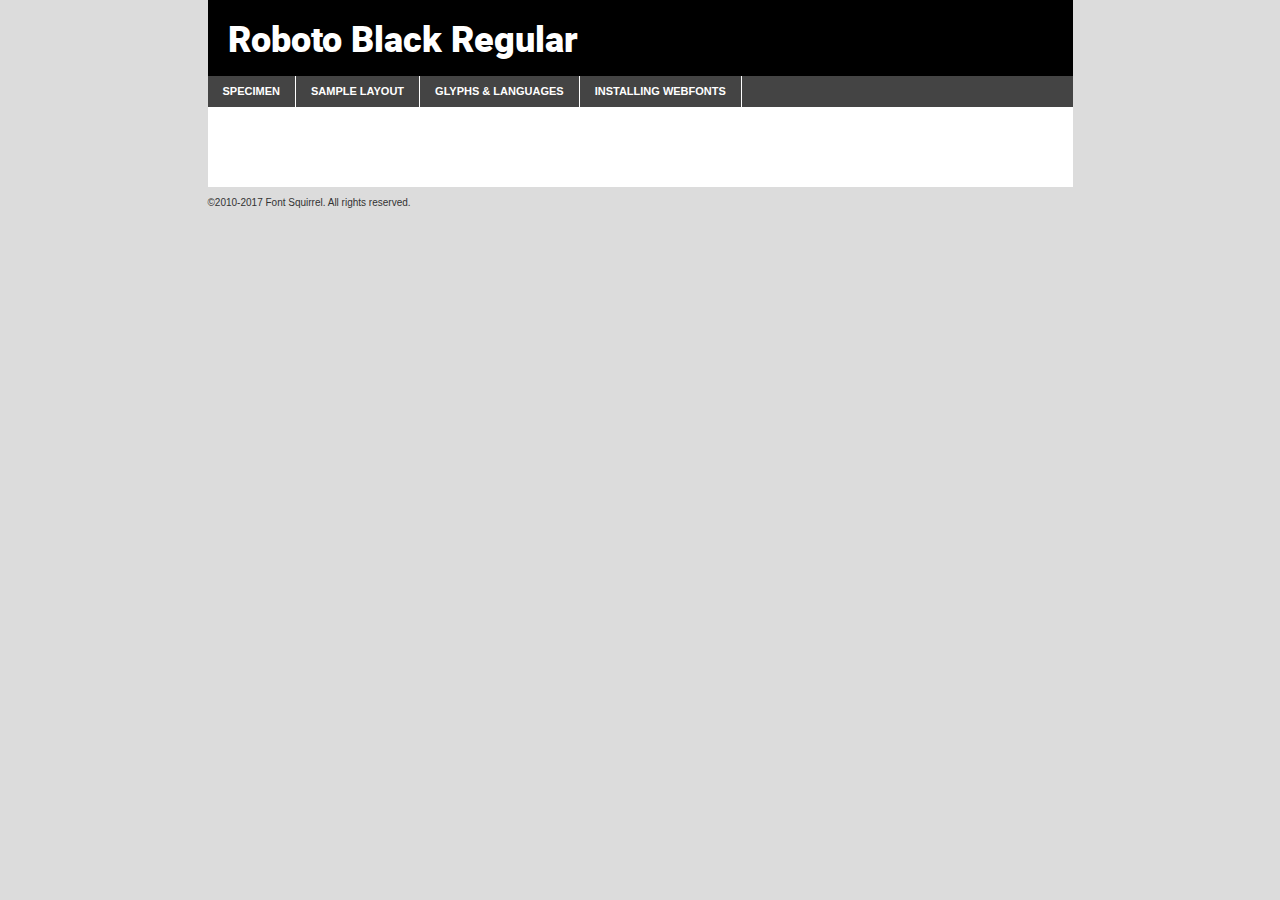
<file: src/hw11/src/fonts/roboto-black-demo.html>
<!DOCTYPE html PUBLIC "-//W3C//DTD XHTML 1.0 Transitional//EN"
	"http://www.w3.org/TR/xhtml1/DTD/xhtml1-transitional.dtd">

<html xmlns="http://www.w3.org/1999/xhtml" xml:lang="en" lang="en">
<head>
	<meta http-equiv="Content-Type" content="text/html; charset=utf-8" />
	<script src="http://ajax.googleapis.com/ajax/libs/jquery/1.7.2/jquery.min.js" type="text/javascript" charset="utf-8"></script>
	<script type="text/javascript">
	(function($){$.fn.easyTabs=function(option){var param=jQuery.extend({fadeSpeed:"fast",defaultContent:1,activeClass:'active'},option);$(this).each(function(){var thisId="#"+this.id;if(param.defaultContent==''){param.defaultContent=1;}
	if(typeof param.defaultContent=="number")
	{var defaultTab=$(thisId+" .tabs li:eq("+(param.defaultContent-1)+") a").attr('href').substr(1);}else{var defaultTab=param.defaultContent;}
	$(thisId+" .tabs li a").each(function(){var tabToHide=$(this).attr('href').substr(1);$("#"+tabToHide).addClass('easytabs-tab-content');});hideAll();changeContent(defaultTab);function hideAll(){$(thisId+" .easytabs-tab-content").hide();}
	function changeContent(tabId){hideAll();$(thisId+" .tabs li").removeClass(param.activeClass);$(thisId+" .tabs li a[href=#"+tabId+"]").closest('li').addClass(param.activeClass);if(param.fadeSpeed!="none")
	{$(thisId+" #"+tabId).fadeIn(param.fadeSpeed);}else{$(thisId+" #"+tabId).show();}}
	$(thisId+" .tabs li").click(function(){var tabId=$(this).find('a').attr('href').substr(1);changeContent(tabId);return false;});});}})(jQuery);
	</script>
	<link rel="stylesheet" href="specimen_files/specimen_stylesheet.css" type="text/css" charset="utf-8" />
	<link rel="stylesheet" href="stylesheet.css" type="text/css" charset="utf-8" />

	<style type="text/css">
					body{
				font-family: 'robotoblack';
							}
		</style>

	<title>Roboto Black Regular Specimen</title>
	
	
	<script type="text/javascript" charset="utf-8">
		$(document).ready(function() {
			$('#container').easyTabs({defaultContent:1});
		});
	</script>
</head>

<body>
<div id="container">
	<div id="header">
		Roboto Black Regular	</div>
	<ul class="tabs">
		<li><a href="#specimen">Specimen</a></li>
		<li><a href="#layout">Sample Layout</a></li>
				<li><a href="#glyphs">Glyphs &amp; Languages</a></li>
		<li><a href="#installing">Installing Webfonts</a></li>
		
	</ul>
	
	<div id="main_content">

		
			<div id="specimen">
		
				<div class="section">
					<div class="grid12 firstcol">
						<div class="huge">AaBb</div>
					</div>
				</div>
		
				<div class="section">
					<div class="glyph_range">A&#x200B;B&#x200b;C&#x200b;D&#x200b;E&#x200b;F&#x200b;G&#x200b;H&#x200b;I&#x200b;J&#x200b;K&#x200b;L&#x200b;M&#x200b;N&#x200b;O&#x200b;P&#x200b;Q&#x200b;R&#x200b;S&#x200b;T&#x200b;U&#x200b;V&#x200b;W&#x200b;X&#x200b;Y&#x200b;Z&#x200b;a&#x200b;b&#x200b;c&#x200b;d&#x200b;e&#x200b;f&#x200b;g&#x200b;h&#x200b;i&#x200b;j&#x200b;k&#x200b;l&#x200b;m&#x200b;n&#x200b;o&#x200b;p&#x200b;q&#x200b;r&#x200b;s&#x200b;t&#x200b;u&#x200b;v&#x200b;w&#x200b;x&#x200b;y&#x200b;z&#x200b;1&#x200b;2&#x200b;3&#x200b;4&#x200b;5&#x200b;6&#x200b;7&#x200b;8&#x200b;9&#x200b;0&#x200b;&amp;&#x200b;.&#x200b;,&#x200b;?&#x200b;!&#x200b;&#64;&#x200b;(&#x200b;)&#x200b;#&#x200b;$&#x200b;%&#x200b;*&#x200b;+&#x200b;-&#x200b;=&#x200b;:&#x200b;;</div>
				</div>
				<div class="section">
					<div class="grid12 firstcol">
						<table class="sample_table">
							<tr><td>10</td><td class="size10">abcdefghijklmnopqrstuvwxyzABCDEFGHIJKLMNOPQRSTUVWXYZ0123456789abcdefghijklmnopqrstuvwxyzABCDEFGHIJKLMNOPQRSTUVWXYZ0123456789abcdefghijklmnopqrstuvwxyzABCDEFGHIJKLMNOPQRSTUVWXYZ</td></tr>
							<tr><td>11</td><td class="size11">abcdefghijklmnopqrstuvwxyzABCDEFGHIJKLMNOPQRSTUVWXYZ0123456789abcdefghijklmnopqrstuvwxyzABCDEFGHIJKLMNOPQRSTUVWXYZ0123456789abcdefghijklmnopqrstuvwxyzABCDEFGHIJKLMNOPQRSTUVWXYZ</td></tr>
							<tr><td>12</td><td class="size12">abcdefghijklmnopqrstuvwxyzABCDEFGHIJKLMNOPQRSTUVWXYZ0123456789abcdefghijklmnopqrstuvwxyzABCDEFGHIJKLMNOPQRSTUVWXYZ0123456789abcdefghijklmnopqrstuvwxyzABCDEFGHIJKLMNOPQRSTUVWXYZ</td></tr>
							<tr><td>13</td><td class="size13">abcdefghijklmnopqrstuvwxyzABCDEFGHIJKLMNOPQRSTUVWXYZ0123456789abcdefghijklmnopqrstuvwxyzABCDEFGHIJKLMNOPQRSTUVWXYZ0123456789abcdefghijklmnopqrstuvwxyzABCDEFGHIJKLMNOPQRSTUVWXYZ</td></tr>
							<tr><td>14</td><td class="size14">abcdefghijklmnopqrstuvwxyzABCDEFGHIJKLMNOPQRSTUVWXYZ0123456789abcdefghijklmnopqrstuvwxyzABCDEFGHIJKLMNOPQRSTUVWXYZ0123456789abcdefghijklmnopqrstuvwxyzABCDEFGHIJKLMNOPQRSTUVWXYZ</td></tr>
							<tr><td>16</td><td class="size16">abcdefghijklmnopqrstuvwxyzABCDEFGHIJKLMNOPQRSTUVWXYZ0123456789abcdefghijklmnopqrstuvwxyzABCDEFGHIJKLMNOPQRSTUVWXYZ</td></tr>
							<tr><td>18</td><td class="size18">abcdefghijklmnopqrstuvwxyzABCDEFGHIJKLMNOPQRSTUVWXYZ0123456789abcdefghijklmnopqrstuvwxyzABCDEFGHIJKLMNOPQRSTUVWXYZ</td></tr>
							<tr><td>20</td><td class="size20">abcdefghijklmnopqrstuvwxyzABCDEFGHIJKLMNOPQRSTUVWXYZ0123456789abcdefghijklmnopqrstuvwxyzABCDEFGHIJKLMNOPQRSTUVWXYZ</td></tr>
							<tr><td>24</td><td class="size24">abcdefghijklmnopqrstuvwxyzABCDEFGHIJKLMNOPQRSTUVWXYZ0123456789abcdefghijklmnopqrstuvwxyzABCDEFGHIJKLMNOPQRSTUVWXYZ</td></tr>
							<tr><td>30</td><td class="size30">abcdefghijklmnopqrstuvwxyzABCDEFGHIJKLMNOPQRSTUVWXYZ0123456789abcdefghijklmnopqrstuvwxyzABCDEFGHIJKLMNOPQRSTUVWXYZ</td></tr>
							<tr><td>36</td><td class="size36">abcdefghijklmnopqrstuvwxyzABCDEFGHIJKLMNOPQRSTUVWXYZ0123456789abcdefghijklmnopqrstuvwxyzABCDEFGHIJKLMNOPQRSTUVWXYZ</td></tr>
							<tr><td>48</td><td class="size48">abcdefghijklmnopqrstuvwxyzABCDEFGHIJKLMNOPQRSTUVWXYZ0123456789abcdefghijklmnopqrstuvwxyzABCDEFGHIJKLMNOPQRSTUVWXYZ</td></tr>
							<tr><td>60</td><td class="size60">abcdefghijklmnopqrstuvwxyzABCDEFGHIJKLMNOPQRSTUVWXYZ0123456789abcdefghijklmnopqrstuvwxyzABCDEFGHIJKLMNOPQRSTUVWXYZ</td></tr>
							<tr><td>72</td><td class="size72">abcdefghijklmnopqrstuvwxyzABCDEFGHIJKLMNOPQRSTUVWXYZ0123456789abcdefghijklmnopqrstuvwxyzABCDEFGHIJKLMNOPQRSTUVWXYZ</td></tr>
							<tr><td>90</td><td class="size90">abcdefghijklmnopqrstuvwxyzABCDEFGHIJKLMNOPQRSTUVWXYZ0123456789abcdefghijklmnopqrstuvwxyzABCDEFGHIJKLMNOPQRSTUVWXYZ</td></tr>
						</table>
				
					</div>
			
				</div>
		
		
		
								<div class="section" id="bodycomparison">


										<div id="xheight">
				<div class="fontbody">&#x25FC;&#x25FC;&#x25FC;&#x25FC;&#x25FC;&#x25FC;&#x25FC;&#x25FC;&#x25FC;&#x25FC;&#x25FC;&#x25FC;&#x25FC;&#x25FC;&#x25FC;&#x25FC;&#x25FC;&#x25FC;&#x25FC;&#x25FC;&#x25FC;&#x25FC;&#x25FC;&#x25FC;&#x25FC;&#x25FC;&#x25FC;&#x25FC;&#x25FC;&#x25FC;&#x25FC;&#x25FC;&#x25FC;&#x25FC;&#x25FC;&#x25FC;&#x25FC;&#x25FC;&#x25FC;&#x25FC;&#x25FC;&#x25FC;&#x25FC;&#x25FC;&#x25FC;&#x25FC;&#x25FC;&#x25FC;&#x25FC;&#x25FC;&#x25FC;&#x25FC;&#x25FC;&#x25FC;&#x25FC;&#x25FC;&#x25FC;&#x25FC;&#x25FC;&#x25FC;&#x25FC;&#x25FC;&#x25FC;&#x25FC;&#x25FC;&#x25FC;&#x25FC;&#x25FC;&#x25FC;&#x25FC;&#x25FC;&#x25FC;&#x25FC;&#x25FC;&#x25FC;&#x25FC;&#x25FC;&#x25FC;&#x25FC;&#x25FC;&#x25FC;&#x25FC;&#x25FC;&#x25FC;&#x25FC;&#x25FC;&#x25FC;&#x25FC;&#x25FC;&#x25FC;&#x25FC;&#x25FC;&#x25FC;&#x25FC;&#x25FC;&#x25FC;&#x25FC;&#x25FC;&#x25FC;body</div><div class="arialbody">body</div><div class="verdanabody">body</div><div class="georgiabody">body</div></div>
										<div class="fontbody" style="z-index:1">
											body<span>Roboto Black Regular</span>
										</div>
										<div class="arialbody" style="z-index:1">
											body<span>Arial</span>
										</div>
										<div class="verdanabody" style="z-index:1">
											body<span>Verdana</span>
										</div>
										<div class="georgiabody" style="z-index:1">
											body<span>Georgia</span>
										</div>



								</div>
		
		
				<div class="section psample psample_row1" id="">
					
					<div class="grid2 firstcol">
						<p class="size10"><span>10.</span>Aenean lacinia bibendum nulla sed consectetur. Fusce dapibus, tellus ac cursus commodo, tortor mauris condimentum nibh, ut fermentum massa justo sit amet risus. Nullam id dolor id nibh ultricies vehicula ut id elit. Cum sociis natoque penatibus et magnis dis parturient montes, nascetur ridiculus mus. Nulla vitae elit libero, a pharetra augue.</p>
			
					</div>
					<div class="grid3">
						<p class="size11"><span>11.</span>Aenean lacinia bibendum nulla sed consectetur. Fusce dapibus, tellus ac cursus commodo, tortor mauris condimentum nibh, ut fermentum massa justo sit amet risus. Nullam id dolor id nibh ultricies vehicula ut id elit. Cum sociis natoque penatibus et magnis dis parturient montes, nascetur ridiculus mus. Nulla vitae elit libero, a pharetra augue.</p>
			
					</div>
					<div class="grid3">
						<p class="size12"><span>12.</span>Aenean lacinia bibendum nulla sed consectetur. Fusce dapibus, tellus ac cursus commodo, tortor mauris condimentum nibh, ut fermentum massa justo sit amet risus. Nullam id dolor id nibh ultricies vehicula ut id elit. Cum sociis natoque penatibus et magnis dis parturient montes, nascetur ridiculus mus. Nulla vitae elit libero, a pharetra augue.</p>
			
					</div>
					<div class="grid4">
						<p class="size13"><span>13.</span>Aenean lacinia bibendum nulla sed consectetur. Fusce dapibus, tellus ac cursus commodo, tortor mauris condimentum nibh, ut fermentum massa justo sit amet risus. Nullam id dolor id nibh ultricies vehicula ut id elit. Cum sociis natoque penatibus et magnis dis parturient montes, nascetur ridiculus mus. Nulla vitae elit libero, a pharetra augue.</p>
			
					</div>
					<div class="white_blend"></div>
					
				</div>
				<div class="section psample psample_row2" id="">
					<div class="grid3 firstcol">
						<p class="size14"><span>14.</span>Aenean lacinia bibendum nulla sed consectetur. Fusce dapibus, tellus ac cursus commodo, tortor mauris condimentum nibh, ut fermentum massa justo sit amet risus. Nullam id dolor id nibh ultricies vehicula ut id elit. Cum sociis natoque penatibus et magnis dis parturient montes, nascetur ridiculus mus. Nulla vitae elit libero, a pharetra augue.</p>
			
					</div>
					<div class="grid4">
						<p class="size16"><span>16.</span>Aenean lacinia bibendum nulla sed consectetur. Fusce dapibus, tellus ac cursus commodo, tortor mauris condimentum nibh, ut fermentum massa justo sit amet risus. Nullam id dolor id nibh ultricies vehicula ut id elit. Cum sociis natoque penatibus et magnis dis parturient montes, nascetur ridiculus mus. Nulla vitae elit libero, a pharetra augue.</p>
			
					</div>
					<div class="grid5">
						<p class="size18"><span>18.</span>Aenean lacinia bibendum nulla sed consectetur. Fusce dapibus, tellus ac cursus commodo, tortor mauris condimentum nibh, ut fermentum massa justo sit amet risus. Nullam id dolor id nibh ultricies vehicula ut id elit. Cum sociis natoque penatibus et magnis dis parturient montes, nascetur ridiculus mus. Nulla vitae elit libero, a pharetra augue.</p>
			
					</div>

					<div class="white_blend"></div>

				</div>
				
				<div class="section psample psample_row3" id="">
					<div class="grid5 firstcol">
						<p class="size20"><span>20.</span>Aenean lacinia bibendum nulla sed consectetur. Fusce dapibus, tellus ac cursus commodo, tortor mauris condimentum nibh, ut fermentum massa justo sit amet risus. Nullam id dolor id nibh ultricies vehicula ut id elit. Cum sociis natoque penatibus et magnis dis parturient montes, nascetur ridiculus mus. Nulla vitae elit libero, a pharetra augue.</p>
					</div>
					<div class="grid7">
						<p class="size24"><span>24.</span>Aenean lacinia bibendum nulla sed consectetur. Fusce dapibus, tellus ac cursus commodo, tortor mauris condimentum nibh, ut fermentum massa justo sit amet risus. Nullam id dolor id nibh ultricies vehicula ut id elit. Cum sociis natoque penatibus et magnis dis parturient montes, nascetur ridiculus mus. Nulla vitae elit libero, a pharetra augue.</p>
					</div>
					
					<div class="white_blend"></div>
					
				</div>
				
				<div class="section psample psample_row4" id="">
					<div class="grid12 firstcol">
						<p class="size30"><span>30.</span>Aenean lacinia bibendum nulla sed consectetur. Fusce dapibus, tellus ac cursus commodo, tortor mauris condimentum nibh, ut fermentum massa justo sit amet risus. Nullam id dolor id nibh ultricies vehicula ut id elit. Cum sociis natoque penatibus et magnis dis parturient montes, nascetur ridiculus mus. Nulla vitae elit libero, a pharetra augue.</p>
					</div>
					<div class="white_blend"></div>
					
				</div>
				
				
				
				<div class="section psample psample_row1 fullreverse">
					<div class="grid2 firstcol">
						<p class="size10"><span>10.</span>Aenean lacinia bibendum nulla sed consectetur. Fusce dapibus, tellus ac cursus commodo, tortor mauris condimentum nibh, ut fermentum massa justo sit amet risus. Nullam id dolor id nibh ultricies vehicula ut id elit. Cum sociis natoque penatibus et magnis dis parturient montes, nascetur ridiculus mus. Nulla vitae elit libero, a pharetra augue.</p>
			
					</div>
					<div class="grid3">
						<p class="size11"><span>11.</span>Aenean lacinia bibendum nulla sed consectetur. Fusce dapibus, tellus ac cursus commodo, tortor mauris condimentum nibh, ut fermentum massa justo sit amet risus. Nullam id dolor id nibh ultricies vehicula ut id elit. Cum sociis natoque penatibus et magnis dis parturient montes, nascetur ridiculus mus. Nulla vitae elit libero, a pharetra augue.</p>
			
					</div>
					<div class="grid3">
						<p class="size12"><span>12.</span>Aenean lacinia bibendum nulla sed consectetur. Fusce dapibus, tellus ac cursus commodo, tortor mauris condimentum nibh, ut fermentum massa justo sit amet risus. Nullam id dolor id nibh ultricies vehicula ut id elit. Cum sociis natoque penatibus et magnis dis parturient montes, nascetur ridiculus mus. Nulla vitae elit libero, a pharetra augue.</p>
			
					</div>
					<div class="grid4">
						<p class="size13"><span>13.</span>Aenean lacinia bibendum nulla sed consectetur. Fusce dapibus, tellus ac cursus commodo, tortor mauris condimentum nibh, ut fermentum massa justo sit amet risus. Nullam id dolor id nibh ultricies vehicula ut id elit. Cum sociis natoque penatibus et magnis dis parturient montes, nascetur ridiculus mus. Nulla vitae elit libero, a pharetra augue.</p>
			
					</div>
					<div class="black_blend"></div>
					
				</div>
				
				<div class="section psample psample_row2 fullreverse">
					<div class="grid3 firstcol">
						<p class="size14"><span>14.</span>Aenean lacinia bibendum nulla sed consectetur. Fusce dapibus, tellus ac cursus commodo, tortor mauris condimentum nibh, ut fermentum massa justo sit amet risus. Nullam id dolor id nibh ultricies vehicula ut id elit. Cum sociis natoque penatibus et magnis dis parturient montes, nascetur ridiculus mus. Nulla vitae elit libero, a pharetra augue.</p>
			
					</div>
					<div class="grid4">
						<p class="size16"><span>16.</span>Aenean lacinia bibendum nulla sed consectetur. Fusce dapibus, tellus ac cursus commodo, tortor mauris condimentum nibh, ut fermentum massa justo sit amet risus. Nullam id dolor id nibh ultricies vehicula ut id elit. Cum sociis natoque penatibus et magnis dis parturient montes, nascetur ridiculus mus. Nulla vitae elit libero, a pharetra augue.</p>
			
					</div>
					<div class="grid5">
						<p class="size18"><span>18.</span>Aenean lacinia bibendum nulla sed consectetur. Fusce dapibus, tellus ac cursus commodo, tortor mauris condimentum nibh, ut fermentum massa justo sit amet risus. Nullam id dolor id nibh ultricies vehicula ut id elit. Cum sociis natoque penatibus et magnis dis parturient montes, nascetur ridiculus mus. Nulla vitae elit libero, a pharetra augue.</p>
			
					</div>
					<div class="black_blend"></div>

				</div>
				
				<div class="section psample fullreverse psample_row3" id="">
					<div class="grid5 firstcol">
						<p class="size20"><span>20.</span>Aenean lacinia bibendum nulla sed consectetur. Fusce dapibus, tellus ac cursus commodo, tortor mauris condimentum nibh, ut fermentum massa justo sit amet risus. Nullam id dolor id nibh ultricies vehicula ut id elit. Cum sociis natoque penatibus et magnis dis parturient montes, nascetur ridiculus mus. Nulla vitae elit libero, a pharetra augue.</p>
					</div>
					<div class="grid7">
						<p class="size24"><span>24.</span>Aenean lacinia bibendum nulla sed consectetur. Fusce dapibus, tellus ac cursus commodo, tortor mauris condimentum nibh, ut fermentum massa justo sit amet risus. Nullam id dolor id nibh ultricies vehicula ut id elit. Cum sociis natoque penatibus et magnis dis parturient montes, nascetur ridiculus mus. Nulla vitae elit libero, a pharetra augue.</p>
					</div>
					
					<div class="black_blend"></div>
					
				</div>
				
				<div class="section psample fullreverse psample_row4" id="" style="border-bottom: 20px #000 solid;">
					<div class="grid12 firstcol">
						<p class="size30"><span>30.</span>Aenean lacinia bibendum nulla sed consectetur. Fusce dapibus, tellus ac cursus commodo, tortor mauris condimentum nibh, ut fermentum massa justo sit amet risus. Nullam id dolor id nibh ultricies vehicula ut id elit. Cum sociis natoque penatibus et magnis dis parturient montes, nascetur ridiculus mus. Nulla vitae elit libero, a pharetra augue.</p>
					</div>
					<div class="black_blend"></div>
					
				</div>
				
				
				
				
			</div>
			
			<div id="layout">
				
				<div class="section">
					
					<div class="grid12 firstcol">
						<h1>Lorem Ipsum Dolor</h1>
						<h2>Etiam porta sem malesuada magna mollis euismod</h2>
						
						<p class="byline">By <a href="#link">Aenean Lacinia</a></p>
					</div>
				</div>
				<div class="section">
					<div class="grid8 firstcol">
						<p class="large">Donec sed odio dui. Morbi leo risus, porta ac consectetur ac, vestibulum at eros. Fusce dapibus, tellus ac cursus commodo, tortor mauris condimentum nibh, ut fermentum massa justo sit amet risus. </p>

						
						<h3>Pellentesque ornare sem</h3>

						<p>Maecenas sed diam eget risus varius blandit sit amet non magna. Maecenas faucibus mollis interdum. Donec ullamcorper nulla non metus auctor fringilla. Nullam id dolor id nibh ultricies vehicula ut id elit. Nullam id dolor id nibh ultricies vehicula ut id elit. </p>

						<p>Aenean eu leo quam. Pellentesque ornare sem lacinia quam venenatis vestibulum. Lorem ipsum dolor sit amet, consectetur adipiscing elit. Cum sociis natoque penatibus et magnis dis parturient montes, nascetur ridiculus mus. </p>

						<p>Nulla vitae elit libero, a pharetra augue. Praesent commodo cursus magna, vel scelerisque nisl consectetur et. Aenean lacinia bibendum nulla sed consectetur. </p>

						<p>Nullam quis risus eget urna mollis ornare vel eu leo. Nullam quis risus eget urna mollis ornare vel eu leo. Maecenas sed diam eget risus varius blandit sit amet non magna. Donec ullamcorper nulla non metus auctor fringilla. </p>

						<h3>Cras mattis consectetur</h3>

						<p>Aenean eu leo quam. Pellentesque ornare sem lacinia quam venenatis vestibulum. Aenean lacinia bibendum nulla sed consectetur. Integer posuere erat a ante venenatis dapibus posuere velit aliquet. Cras mattis consectetur purus sit amet fermentum. </p>

						<p>Nullam id dolor id nibh ultricies vehicula ut id elit. Nullam quis risus eget urna mollis ornare vel eu leo. Cras mattis consectetur purus sit amet fermentum.</p>
					</div>
					
					<div class="grid4 sidebar">
						
						<div class="box reverse">
							<p class="last">Nullam quis risus eget urna mollis ornare vel eu leo. Donec ullamcorper nulla non metus auctor fringilla. Cras mattis consectetur purus sit amet fermentum. Sed posuere consectetur est at lobortis. Lorem ipsum dolor sit amet, consectetur adipiscing elit. </p>
						</div>
						
						<p class="caption">Maecenas sed diam eget risus varius.</p>

						<p>Vestibulum id ligula porta felis euismod semper. Integer posuere erat a ante venenatis dapibus posuere velit aliquet. Vestibulum id ligula porta felis euismod semper. Sed posuere consectetur est at lobortis. Maecenas sed diam eget risus varius blandit sit amet non magna. Fusce dapibus, tellus ac cursus commodo, tortor mauris condimentum nibh, ut fermentum massa justo sit amet risus. </p>

					

						<p>Duis mollis, est non commodo luctus, nisi erat porttitor ligula, eget lacinia odio sem nec elit. Aenean lacinia bibendum nulla sed consectetur. Vivamus sagittis lacus vel augue laoreet rutrum faucibus dolor auctor. Aenean lacinia bibendum nulla sed consectetur. Nullam quis risus eget urna mollis ornare vel eu leo. </p>

						<p>Praesent commodo cursus magna, vel scelerisque nisl consectetur et. Donec ullamcorper nulla non metus auctor fringilla. Maecenas faucibus mollis interdum. Fusce dapibus, tellus ac cursus commodo, tortor mauris condimentum nibh, ut fermentum massa justo sit amet risus. </p>

					</div>
				</div>
				
			</div>


			



		<div id="glyphs">
			<div class="section">
				<div class="grid12 firstcol">
			
				<h1>Language Support</h1>
				<p>The subset of Roboto Black Regular in this kit supports the following languages:<br />
			
					Albanian, Basque, Breton, Chamorro, Danish, Dutch, English, Faroese, Finnish, French, Frisian, Galician, German, Icelandic, Italian, Malagasy, Norwegian, Portuguese, Spanish, Alsatian, Aragonese, Arapaho, Arrernte, Asturian, Aymara, Bislama, Cebuano, Corsican, Fijian, French_creole, Genoese, Gilbertese, Greenlandic, Haitian_creole, Hiligaynon, Hmong, Hopi, Ibanag, Iloko_ilokano, Indonesian, Interglossa_glosa, Interlingua, Irish_gaelic, Jerriais, Lojban, Lombard, Luxembourgeois, Manx, Mohawk, Norfolk_pitcairnese, Occitan, Oromo, Pangasinan, Papiamento, Piedmontese, Potawatomi, Rhaeto-romance, Romansh, Rotokas, Sami_lule, Samoan, Sardinian, Scots_gaelic, Seychelles_creole, Shona, Sicilian, Somali, Southern_ndebele, Swahili, Swati_swazi, Tagalog_filipino_pilipino, Tetum, Tok_pisin, Uyghur_latinized, Volapuk, Walloon, Warlpiri, Xhosa, Yapese, Zulu, Latinbasic, Ubasic, Demo				</p>
				<h1>Glyph Chart</h1>
				<p>The subset of Roboto Black Regular in this kit includes all the glyphs listed below. Unicode entities are included above each glyph to help you insert individual characters into your layout.</p>
				<div id="glyph_chart">
			
																														 <div><p>&amp;#2;</p>&#2;</div>
																				 <div><p>&amp;#13;</p>&#13;</div>
																				 <div><p>&amp;#32;</p>&#32;</div>
																				 <div><p>&amp;#33;</p>&#33;</div>
																				 <div><p>&amp;#34;</p>&#34;</div>
																				 <div><p>&amp;#35;</p>&#35;</div>
																				 <div><p>&amp;#36;</p>&#36;</div>
																				 <div><p>&amp;#37;</p>&#37;</div>
																				 <div><p>&amp;#38;</p>&#38;</div>
																				 <div><p>&amp;#39;</p>&#39;</div>
																				 <div><p>&amp;#40;</p>&#40;</div>
																				 <div><p>&amp;#41;</p>&#41;</div>
																				 <div><p>&amp;#42;</p>&#42;</div>
																				 <div><p>&amp;#43;</p>&#43;</div>
																				 <div><p>&amp;#44;</p>&#44;</div>
																				 <div><p>&amp;#45;</p>&#45;</div>
																				 <div><p>&amp;#46;</p>&#46;</div>
																				 <div><p>&amp;#47;</p>&#47;</div>
																				 <div><p>&amp;#48;</p>&#48;</div>
																				 <div><p>&amp;#49;</p>&#49;</div>
																				 <div><p>&amp;#50;</p>&#50;</div>
																				 <div><p>&amp;#51;</p>&#51;</div>
																				 <div><p>&amp;#52;</p>&#52;</div>
																				 <div><p>&amp;#53;</p>&#53;</div>
																				 <div><p>&amp;#54;</p>&#54;</div>
																				 <div><p>&amp;#55;</p>&#55;</div>
																				 <div><p>&amp;#56;</p>&#56;</div>
																				 <div><p>&amp;#57;</p>&#57;</div>
																				 <div><p>&amp;#58;</p>&#58;</div>
																				 <div><p>&amp;#59;</p>&#59;</div>
																				 <div><p>&amp;#60;</p>&#60;</div>
																				 <div><p>&amp;#61;</p>&#61;</div>
																				 <div><p>&amp;#62;</p>&#62;</div>
																				 <div><p>&amp;#63;</p>&#63;</div>
																				 <div><p>&amp;#64;</p>&#64;</div>
																				 <div><p>&amp;#65;</p>&#65;</div>
																				 <div><p>&amp;#66;</p>&#66;</div>
																				 <div><p>&amp;#67;</p>&#67;</div>
																				 <div><p>&amp;#68;</p>&#68;</div>
																				 <div><p>&amp;#69;</p>&#69;</div>
																				 <div><p>&amp;#70;</p>&#70;</div>
																				 <div><p>&amp;#71;</p>&#71;</div>
																				 <div><p>&amp;#72;</p>&#72;</div>
																				 <div><p>&amp;#73;</p>&#73;</div>
																				 <div><p>&amp;#74;</p>&#74;</div>
																				 <div><p>&amp;#75;</p>&#75;</div>
																				 <div><p>&amp;#76;</p>&#76;</div>
																				 <div><p>&amp;#77;</p>&#77;</div>
																				 <div><p>&amp;#78;</p>&#78;</div>
																				 <div><p>&amp;#79;</p>&#79;</div>
																				 <div><p>&amp;#80;</p>&#80;</div>
																				 <div><p>&amp;#81;</p>&#81;</div>
																				 <div><p>&amp;#82;</p>&#82;</div>
																				 <div><p>&amp;#83;</p>&#83;</div>
																				 <div><p>&amp;#84;</p>&#84;</div>
																				 <div><p>&amp;#85;</p>&#85;</div>
																				 <div><p>&amp;#86;</p>&#86;</div>
																				 <div><p>&amp;#87;</p>&#87;</div>
																				 <div><p>&amp;#88;</p>&#88;</div>
																				 <div><p>&amp;#89;</p>&#89;</div>
																				 <div><p>&amp;#90;</p>&#90;</div>
																				 <div><p>&amp;#91;</p>&#91;</div>
																				 <div><p>&amp;#92;</p>&#92;</div>
																				 <div><p>&amp;#93;</p>&#93;</div>
																				 <div><p>&amp;#94;</p>&#94;</div>
																				 <div><p>&amp;#95;</p>&#95;</div>
																				 <div><p>&amp;#96;</p>&#96;</div>
																				 <div><p>&amp;#97;</p>&#97;</div>
																				 <div><p>&amp;#98;</p>&#98;</div>
																				 <div><p>&amp;#99;</p>&#99;</div>
																				 <div><p>&amp;#100;</p>&#100;</div>
																				 <div><p>&amp;#101;</p>&#101;</div>
																				 <div><p>&amp;#102;</p>&#102;</div>
																				 <div><p>&amp;#103;</p>&#103;</div>
																				 <div><p>&amp;#104;</p>&#104;</div>
																				 <div><p>&amp;#105;</p>&#105;</div>
																				 <div><p>&amp;#106;</p>&#106;</div>
																				 <div><p>&amp;#107;</p>&#107;</div>
																				 <div><p>&amp;#108;</p>&#108;</div>
																				 <div><p>&amp;#109;</p>&#109;</div>
																				 <div><p>&amp;#110;</p>&#110;</div>
																				 <div><p>&amp;#111;</p>&#111;</div>
																				 <div><p>&amp;#112;</p>&#112;</div>
																				 <div><p>&amp;#113;</p>&#113;</div>
																				 <div><p>&amp;#114;</p>&#114;</div>
																				 <div><p>&amp;#115;</p>&#115;</div>
																				 <div><p>&amp;#116;</p>&#116;</div>
																				 <div><p>&amp;#117;</p>&#117;</div>
																				 <div><p>&amp;#118;</p>&#118;</div>
																				 <div><p>&amp;#119;</p>&#119;</div>
																				 <div><p>&amp;#120;</p>&#120;</div>
																				 <div><p>&amp;#121;</p>&#121;</div>
																				 <div><p>&amp;#122;</p>&#122;</div>
																				 <div><p>&amp;#123;</p>&#123;</div>
																				 <div><p>&amp;#124;</p>&#124;</div>
																				 <div><p>&amp;#125;</p>&#125;</div>
																				 <div><p>&amp;#126;</p>&#126;</div>
																				 <div><p>&amp;#160;</p>&#160;</div>
																				 <div><p>&amp;#161;</p>&#161;</div>
																				 <div><p>&amp;#162;</p>&#162;</div>
																				 <div><p>&amp;#163;</p>&#163;</div>
																				 <div><p>&amp;#164;</p>&#164;</div>
																				 <div><p>&amp;#165;</p>&#165;</div>
																				 <div><p>&amp;#166;</p>&#166;</div>
																				 <div><p>&amp;#167;</p>&#167;</div>
																				 <div><p>&amp;#168;</p>&#168;</div>
																				 <div><p>&amp;#169;</p>&#169;</div>
																				 <div><p>&amp;#170;</p>&#170;</div>
																				 <div><p>&amp;#171;</p>&#171;</div>
																				 <div><p>&amp;#172;</p>&#172;</div>
																				 <div><p>&amp;#173;</p>&#173;</div>
																				 <div><p>&amp;#174;</p>&#174;</div>
																				 <div><p>&amp;#175;</p>&#175;</div>
																				 <div><p>&amp;#176;</p>&#176;</div>
																				 <div><p>&amp;#177;</p>&#177;</div>
																				 <div><p>&amp;#178;</p>&#178;</div>
																				 <div><p>&amp;#179;</p>&#179;</div>
																				 <div><p>&amp;#180;</p>&#180;</div>
																				 <div><p>&amp;#181;</p>&#181;</div>
																				 <div><p>&amp;#182;</p>&#182;</div>
																				 <div><p>&amp;#183;</p>&#183;</div>
																				 <div><p>&amp;#184;</p>&#184;</div>
																				 <div><p>&amp;#185;</p>&#185;</div>
																				 <div><p>&amp;#186;</p>&#186;</div>
																				 <div><p>&amp;#187;</p>&#187;</div>
																				 <div><p>&amp;#188;</p>&#188;</div>
																				 <div><p>&amp;#189;</p>&#189;</div>
																				 <div><p>&amp;#190;</p>&#190;</div>
																				 <div><p>&amp;#191;</p>&#191;</div>
																				 <div><p>&amp;#192;</p>&#192;</div>
																				 <div><p>&amp;#193;</p>&#193;</div>
																				 <div><p>&amp;#194;</p>&#194;</div>
																				 <div><p>&amp;#195;</p>&#195;</div>
																				 <div><p>&amp;#196;</p>&#196;</div>
																				 <div><p>&amp;#197;</p>&#197;</div>
																				 <div><p>&amp;#198;</p>&#198;</div>
																				 <div><p>&amp;#199;</p>&#199;</div>
																				 <div><p>&amp;#200;</p>&#200;</div>
																				 <div><p>&amp;#201;</p>&#201;</div>
																				 <div><p>&amp;#202;</p>&#202;</div>
																				 <div><p>&amp;#203;</p>&#203;</div>
																				 <div><p>&amp;#204;</p>&#204;</div>
																				 <div><p>&amp;#205;</p>&#205;</div>
																				 <div><p>&amp;#206;</p>&#206;</div>
																				 <div><p>&amp;#207;</p>&#207;</div>
																				 <div><p>&amp;#208;</p>&#208;</div>
																				 <div><p>&amp;#209;</p>&#209;</div>
																				 <div><p>&amp;#210;</p>&#210;</div>
																				 <div><p>&amp;#211;</p>&#211;</div>
																				 <div><p>&amp;#212;</p>&#212;</div>
																				 <div><p>&amp;#213;</p>&#213;</div>
																				 <div><p>&amp;#214;</p>&#214;</div>
																				 <div><p>&amp;#215;</p>&#215;</div>
																				 <div><p>&amp;#216;</p>&#216;</div>
																				 <div><p>&amp;#217;</p>&#217;</div>
																				 <div><p>&amp;#218;</p>&#218;</div>
																				 <div><p>&amp;#219;</p>&#219;</div>
																				 <div><p>&amp;#220;</p>&#220;</div>
																				 <div><p>&amp;#221;</p>&#221;</div>
																				 <div><p>&amp;#222;</p>&#222;</div>
																				 <div><p>&amp;#223;</p>&#223;</div>
																				 <div><p>&amp;#224;</p>&#224;</div>
																				 <div><p>&amp;#225;</p>&#225;</div>
																				 <div><p>&amp;#226;</p>&#226;</div>
																				 <div><p>&amp;#227;</p>&#227;</div>
																				 <div><p>&amp;#228;</p>&#228;</div>
																				 <div><p>&amp;#229;</p>&#229;</div>
																				 <div><p>&amp;#230;</p>&#230;</div>
																				 <div><p>&amp;#231;</p>&#231;</div>
																				 <div><p>&amp;#232;</p>&#232;</div>
																				 <div><p>&amp;#233;</p>&#233;</div>
																				 <div><p>&amp;#234;</p>&#234;</div>
																				 <div><p>&amp;#235;</p>&#235;</div>
																				 <div><p>&amp;#236;</p>&#236;</div>
																				 <div><p>&amp;#237;</p>&#237;</div>
																				 <div><p>&amp;#238;</p>&#238;</div>
																				 <div><p>&amp;#239;</p>&#239;</div>
																				 <div><p>&amp;#240;</p>&#240;</div>
																				 <div><p>&amp;#241;</p>&#241;</div>
																				 <div><p>&amp;#242;</p>&#242;</div>
																				 <div><p>&amp;#243;</p>&#243;</div>
																				 <div><p>&amp;#244;</p>&#244;</div>
																				 <div><p>&amp;#245;</p>&#245;</div>
																				 <div><p>&amp;#246;</p>&#246;</div>
																				 <div><p>&amp;#247;</p>&#247;</div>
																				 <div><p>&amp;#248;</p>&#248;</div>
																				 <div><p>&amp;#249;</p>&#249;</div>
																				 <div><p>&amp;#250;</p>&#250;</div>
																				 <div><p>&amp;#251;</p>&#251;</div>
																				 <div><p>&amp;#252;</p>&#252;</div>
																				 <div><p>&amp;#253;</p>&#253;</div>
																				 <div><p>&amp;#254;</p>&#254;</div>
																				 <div><p>&amp;#255;</p>&#255;</div>
																				 <div><p>&amp;#338;</p>&#338;</div>
																				 <div><p>&amp;#339;</p>&#339;</div>
																				 <div><p>&amp;#376;</p>&#376;</div>
																				 <div><p>&amp;#710;</p>&#710;</div>
																				 <div><p>&amp;#732;</p>&#732;</div>
																				 <div><p>&amp;#8192;</p>&#8192;</div>
																				 <div><p>&amp;#8193;</p>&#8193;</div>
																				 <div><p>&amp;#8194;</p>&#8194;</div>
																				 <div><p>&amp;#8195;</p>&#8195;</div>
																				 <div><p>&amp;#8196;</p>&#8196;</div>
																				 <div><p>&amp;#8197;</p>&#8197;</div>
																				 <div><p>&amp;#8198;</p>&#8198;</div>
																				 <div><p>&amp;#8199;</p>&#8199;</div>
																				 <div><p>&amp;#8200;</p>&#8200;</div>
																				 <div><p>&amp;#8201;</p>&#8201;</div>
																				 <div><p>&amp;#8202;</p>&#8202;</div>
																				 <div><p>&amp;#8208;</p>&#8208;</div>
																				 <div><p>&amp;#8209;</p>&#8209;</div>
																				 <div><p>&amp;#8210;</p>&#8210;</div>
																				 <div><p>&amp;#8211;</p>&#8211;</div>
																				 <div><p>&amp;#8212;</p>&#8212;</div>
																				 <div><p>&amp;#8216;</p>&#8216;</div>
																				 <div><p>&amp;#8217;</p>&#8217;</div>
																				 <div><p>&amp;#8218;</p>&#8218;</div>
																				 <div><p>&amp;#8220;</p>&#8220;</div>
																				 <div><p>&amp;#8221;</p>&#8221;</div>
																				 <div><p>&amp;#8222;</p>&#8222;</div>
																				 <div><p>&amp;#8226;</p>&#8226;</div>
																				 <div><p>&amp;#8230;</p>&#8230;</div>
																				 <div><p>&amp;#8239;</p>&#8239;</div>
																				 <div><p>&amp;#8249;</p>&#8249;</div>
																				 <div><p>&amp;#8250;</p>&#8250;</div>
																				 <div><p>&amp;#8287;</p>&#8287;</div>
																				 <div><p>&amp;#8364;</p>&#8364;</div>
																				 <div><p>&amp;#8482;</p>&#8482;</div>
																				 <div><p>&amp;#9724;</p>&#9724;</div>
																				 <div><p>&amp;#64257;</p>&#64257;</div>
																				 <div><p>&amp;#64258;</p>&#64258;</div>
																				 <div><p>&amp;#64259;</p>&#64259;</div>
																				 <div><p>&amp;#64260;</p>&#64260;</div>
																												</div>	
				</div>
		
		
			</div>
		</div>
		
		
		<div id="specs">
			
		</div>
	
		<div id="installing">
			<div class="section">
				<div class="grid7 firstcol">
					<h1>Installing Webfonts</h1>
					
					<p>Webfonts are supported by all major browser platforms but not all in the same way. There are currently four different font formats that must be included in order to target all browsers. This includes TTF, WOFF, EOT and SVG.</p>
					
					<h2>1. Upload your webfonts</h2>
					<p>You must upload your webfont kit to your website. They should be in or near the same directory as your CSS files.</p>
					
					<h2>2. Include the webfont stylesheet</h2>
					<p>A special CSS @font-face declaration helps the various browsers select the appropriate font it needs without causing you a bunch of headaches. Learn more about this syntax by reading the <a href="https://www.fontspring.com/blog/further-hardening-of-the-bulletproof-syntax">Fontspring blog post</a> about it. The code for it is as follows:</p>


<code>
@font-face{ 
	font-family: 'MyWebFont';
	src: url('WebFont.eot');
	src: url('WebFont.eot?#iefix') format('embedded-opentype'),
	     url('WebFont.woff') format('woff'),
	     url('WebFont.ttf') format('truetype'),
	     url('WebFont.svg#webfont') format('svg');
}
</code>

	<p>We've already gone ahead and generated the code for you. All you have to do is link to the stylesheet in your HTML, like this:</p>
	<code>&lt;link rel=&quot;stylesheet&quot; href=&quot;stylesheet.css&quot; type=&quot;text/css&quot; charset=&quot;utf-8&quot; /&gt;</code>

					<h2>3. Modify your own stylesheet</h2>
					<p>To take advantage of your new fonts, you must tell your stylesheet to use them. Look at the original @font-face declaration above and find the property called "font-family." The name linked there will be what you use to reference the font. Prepend that webfont name to the font stack in the "font-family" property, inside the selector you want to change. For example:</p>
<code>p { font-family: 'WebFont', Arial, sans-serif; }</code>

<h2>4. Test</h2>
<p>Getting webfonts to work cross-browser <em>can</em> be tricky. Use the information in the sidebar to help you if you find that fonts aren't loading in a particular browser.</p>
				</div>
				
				<div class="grid5 sidebar">
					<div class="box">
						<h2>Troubleshooting<br />Font-Face Problems</h2>
						<p>Having trouble getting your webfonts to load in your new website? Here are some tips to sort out what might be the problem.</p>

						<h3>Fonts not showing in any browser</h3>

						<p>This sounds like you need to work on the plumbing. You either did not upload the fonts to the correct directory, or you did not link the fonts properly in the CSS. If you've confirmed that all this is correct and you still have a problem, take a look at your .htaccess file and see if requests are getting intercepted.</p>

						<h3>Fonts not loading in iPhone or iPad</h3>

						<p>The most common problem here is that you are serving the fonts from an IIS server. IIS refuses to serve files that have unknown MIME types. If that is the case, you must set the MIME type for SVG to "image/svg+xml" in the server settings. Follow these instructions from Microsoft if you need help.</p>

						<h3>Fonts not loading in Firefox</h3>

						<p>The primary reason for this failure? You are still using a version Firefox older than 3.5. So upgrade already! If that isn't it, then you are very likely serving fonts from a different domain. Firefox requires that all font assets be served from the same domain. Lastly it is possible that you need to add WOFF to your list of MIME types (if you are serving via IIS.)</p>

						<h3>Fonts not loading in IE</h3>

						<p>Are you looking at Internet Explorer on an actual Windows machine or are you cheating by using a service like Adobe BrowserLab? Many of these screenshot services do not render @font-face for IE. Best to test it on a real machine.</p>

						<h3>Fonts not loading in IE9</h3>

						<p>IE9, like Firefox, requires that fonts be served from the same domain as the website. Make sure that is the case.</p>
					</div>
				</div>
			</div>
			
		</div>
	
	</div>
	<div id="footer">
		<p>&copy;2010-2017 Font Squirrel. All rights reserved.</p>
	</div>
</div>
</body>
</html>
</file>
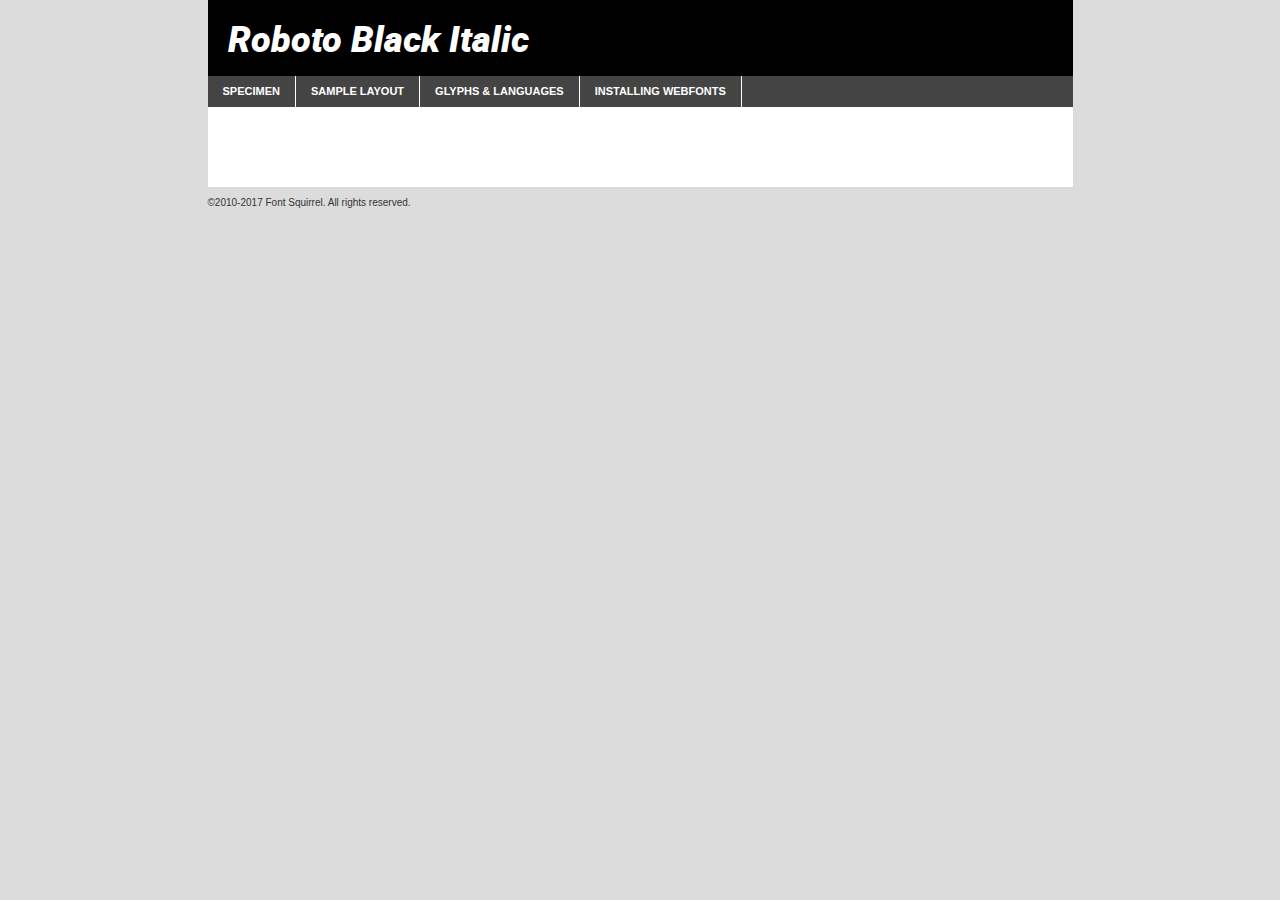
<file: src/hw11/src/fonts/roboto-blackitalic-demo.html>
<!DOCTYPE html PUBLIC "-//W3C//DTD XHTML 1.0 Transitional//EN"
	"http://www.w3.org/TR/xhtml1/DTD/xhtml1-transitional.dtd">

<html xmlns="http://www.w3.org/1999/xhtml" xml:lang="en" lang="en">
<head>
	<meta http-equiv="Content-Type" content="text/html; charset=utf-8" />
	<script src="http://ajax.googleapis.com/ajax/libs/jquery/1.7.2/jquery.min.js" type="text/javascript" charset="utf-8"></script>
	<script type="text/javascript">
	(function($){$.fn.easyTabs=function(option){var param=jQuery.extend({fadeSpeed:"fast",defaultContent:1,activeClass:'active'},option);$(this).each(function(){var thisId="#"+this.id;if(param.defaultContent==''){param.defaultContent=1;}
	if(typeof param.defaultContent=="number")
	{var defaultTab=$(thisId+" .tabs li:eq("+(param.defaultContent-1)+") a").attr('href').substr(1);}else{var defaultTab=param.defaultContent;}
	$(thisId+" .tabs li a").each(function(){var tabToHide=$(this).attr('href').substr(1);$("#"+tabToHide).addClass('easytabs-tab-content');});hideAll();changeContent(defaultTab);function hideAll(){$(thisId+" .easytabs-tab-content").hide();}
	function changeContent(tabId){hideAll();$(thisId+" .tabs li").removeClass(param.activeClass);$(thisId+" .tabs li a[href=#"+tabId+"]").closest('li').addClass(param.activeClass);if(param.fadeSpeed!="none")
	{$(thisId+" #"+tabId).fadeIn(param.fadeSpeed);}else{$(thisId+" #"+tabId).show();}}
	$(thisId+" .tabs li").click(function(){var tabId=$(this).find('a').attr('href').substr(1);changeContent(tabId);return false;});});}})(jQuery);
	</script>
	<link rel="stylesheet" href="specimen_files/specimen_stylesheet.css" type="text/css" charset="utf-8" />
	<link rel="stylesheet" href="stylesheet.css" type="text/css" charset="utf-8" />

	<style type="text/css">
					body{
				font-family: 'robotoblack_italic';
							}
		</style>

	<title>Roboto Black Italic Specimen</title>
	
	
	<script type="text/javascript" charset="utf-8">
		$(document).ready(function() {
			$('#container').easyTabs({defaultContent:1});
		});
	</script>
</head>

<body>
<div id="container">
	<div id="header">
		Roboto Black Italic	</div>
	<ul class="tabs">
		<li><a href="#specimen">Specimen</a></li>
		<li><a href="#layout">Sample Layout</a></li>
				<li><a href="#glyphs">Glyphs &amp; Languages</a></li>
		<li><a href="#installing">Installing Webfonts</a></li>
		
	</ul>
	
	<div id="main_content">

		
			<div id="specimen">
		
				<div class="section">
					<div class="grid12 firstcol">
						<div class="huge">AaBb</div>
					</div>
				</div>
		
				<div class="section">
					<div class="glyph_range">A&#x200B;B&#x200b;C&#x200b;D&#x200b;E&#x200b;F&#x200b;G&#x200b;H&#x200b;I&#x200b;J&#x200b;K&#x200b;L&#x200b;M&#x200b;N&#x200b;O&#x200b;P&#x200b;Q&#x200b;R&#x200b;S&#x200b;T&#x200b;U&#x200b;V&#x200b;W&#x200b;X&#x200b;Y&#x200b;Z&#x200b;a&#x200b;b&#x200b;c&#x200b;d&#x200b;e&#x200b;f&#x200b;g&#x200b;h&#x200b;i&#x200b;j&#x200b;k&#x200b;l&#x200b;m&#x200b;n&#x200b;o&#x200b;p&#x200b;q&#x200b;r&#x200b;s&#x200b;t&#x200b;u&#x200b;v&#x200b;w&#x200b;x&#x200b;y&#x200b;z&#x200b;1&#x200b;2&#x200b;3&#x200b;4&#x200b;5&#x200b;6&#x200b;7&#x200b;8&#x200b;9&#x200b;0&#x200b;&amp;&#x200b;.&#x200b;,&#x200b;?&#x200b;!&#x200b;&#64;&#x200b;(&#x200b;)&#x200b;#&#x200b;$&#x200b;%&#x200b;*&#x200b;+&#x200b;-&#x200b;=&#x200b;:&#x200b;;</div>
				</div>
				<div class="section">
					<div class="grid12 firstcol">
						<table class="sample_table">
							<tr><td>10</td><td class="size10">abcdefghijklmnopqrstuvwxyzABCDEFGHIJKLMNOPQRSTUVWXYZ0123456789abcdefghijklmnopqrstuvwxyzABCDEFGHIJKLMNOPQRSTUVWXYZ0123456789abcdefghijklmnopqrstuvwxyzABCDEFGHIJKLMNOPQRSTUVWXYZ</td></tr>
							<tr><td>11</td><td class="size11">abcdefghijklmnopqrstuvwxyzABCDEFGHIJKLMNOPQRSTUVWXYZ0123456789abcdefghijklmnopqrstuvwxyzABCDEFGHIJKLMNOPQRSTUVWXYZ0123456789abcdefghijklmnopqrstuvwxyzABCDEFGHIJKLMNOPQRSTUVWXYZ</td></tr>
							<tr><td>12</td><td class="size12">abcdefghijklmnopqrstuvwxyzABCDEFGHIJKLMNOPQRSTUVWXYZ0123456789abcdefghijklmnopqrstuvwxyzABCDEFGHIJKLMNOPQRSTUVWXYZ0123456789abcdefghijklmnopqrstuvwxyzABCDEFGHIJKLMNOPQRSTUVWXYZ</td></tr>
							<tr><td>13</td><td class="size13">abcdefghijklmnopqrstuvwxyzABCDEFGHIJKLMNOPQRSTUVWXYZ0123456789abcdefghijklmnopqrstuvwxyzABCDEFGHIJKLMNOPQRSTUVWXYZ0123456789abcdefghijklmnopqrstuvwxyzABCDEFGHIJKLMNOPQRSTUVWXYZ</td></tr>
							<tr><td>14</td><td class="size14">abcdefghijklmnopqrstuvwxyzABCDEFGHIJKLMNOPQRSTUVWXYZ0123456789abcdefghijklmnopqrstuvwxyzABCDEFGHIJKLMNOPQRSTUVWXYZ0123456789abcdefghijklmnopqrstuvwxyzABCDEFGHIJKLMNOPQRSTUVWXYZ</td></tr>
							<tr><td>16</td><td class="size16">abcdefghijklmnopqrstuvwxyzABCDEFGHIJKLMNOPQRSTUVWXYZ0123456789abcdefghijklmnopqrstuvwxyzABCDEFGHIJKLMNOPQRSTUVWXYZ</td></tr>
							<tr><td>18</td><td class="size18">abcdefghijklmnopqrstuvwxyzABCDEFGHIJKLMNOPQRSTUVWXYZ0123456789abcdefghijklmnopqrstuvwxyzABCDEFGHIJKLMNOPQRSTUVWXYZ</td></tr>
							<tr><td>20</td><td class="size20">abcdefghijklmnopqrstuvwxyzABCDEFGHIJKLMNOPQRSTUVWXYZ0123456789abcdefghijklmnopqrstuvwxyzABCDEFGHIJKLMNOPQRSTUVWXYZ</td></tr>
							<tr><td>24</td><td class="size24">abcdefghijklmnopqrstuvwxyzABCDEFGHIJKLMNOPQRSTUVWXYZ0123456789abcdefghijklmnopqrstuvwxyzABCDEFGHIJKLMNOPQRSTUVWXYZ</td></tr>
							<tr><td>30</td><td class="size30">abcdefghijklmnopqrstuvwxyzABCDEFGHIJKLMNOPQRSTUVWXYZ0123456789abcdefghijklmnopqrstuvwxyzABCDEFGHIJKLMNOPQRSTUVWXYZ</td></tr>
							<tr><td>36</td><td class="size36">abcdefghijklmnopqrstuvwxyzABCDEFGHIJKLMNOPQRSTUVWXYZ0123456789abcdefghijklmnopqrstuvwxyzABCDEFGHIJKLMNOPQRSTUVWXYZ</td></tr>
							<tr><td>48</td><td class="size48">abcdefghijklmnopqrstuvwxyzABCDEFGHIJKLMNOPQRSTUVWXYZ0123456789abcdefghijklmnopqrstuvwxyzABCDEFGHIJKLMNOPQRSTUVWXYZ</td></tr>
							<tr><td>60</td><td class="size60">abcdefghijklmnopqrstuvwxyzABCDEFGHIJKLMNOPQRSTUVWXYZ0123456789abcdefghijklmnopqrstuvwxyzABCDEFGHIJKLMNOPQRSTUVWXYZ</td></tr>
							<tr><td>72</td><td class="size72">abcdefghijklmnopqrstuvwxyzABCDEFGHIJKLMNOPQRSTUVWXYZ0123456789abcdefghijklmnopqrstuvwxyzABCDEFGHIJKLMNOPQRSTUVWXYZ</td></tr>
							<tr><td>90</td><td class="size90">abcdefghijklmnopqrstuvwxyzABCDEFGHIJKLMNOPQRSTUVWXYZ0123456789abcdefghijklmnopqrstuvwxyzABCDEFGHIJKLMNOPQRSTUVWXYZ</td></tr>
						</table>
				
					</div>
			
				</div>
		
		
		
								<div class="section" id="bodycomparison">


										<div id="xheight">
				<div class="fontbody">&#x25FC;&#x25FC;&#x25FC;&#x25FC;&#x25FC;&#x25FC;&#x25FC;&#x25FC;&#x25FC;&#x25FC;&#x25FC;&#x25FC;&#x25FC;&#x25FC;&#x25FC;&#x25FC;&#x25FC;&#x25FC;&#x25FC;&#x25FC;&#x25FC;&#x25FC;&#x25FC;&#x25FC;&#x25FC;&#x25FC;&#x25FC;&#x25FC;&#x25FC;&#x25FC;&#x25FC;&#x25FC;&#x25FC;&#x25FC;&#x25FC;&#x25FC;&#x25FC;&#x25FC;&#x25FC;&#x25FC;&#x25FC;&#x25FC;&#x25FC;&#x25FC;&#x25FC;&#x25FC;&#x25FC;&#x25FC;&#x25FC;&#x25FC;&#x25FC;&#x25FC;&#x25FC;&#x25FC;&#x25FC;&#x25FC;&#x25FC;&#x25FC;&#x25FC;&#x25FC;&#x25FC;&#x25FC;&#x25FC;&#x25FC;&#x25FC;&#x25FC;&#x25FC;&#x25FC;&#x25FC;&#x25FC;&#x25FC;&#x25FC;&#x25FC;&#x25FC;&#x25FC;&#x25FC;&#x25FC;&#x25FC;&#x25FC;&#x25FC;&#x25FC;&#x25FC;&#x25FC;&#x25FC;&#x25FC;&#x25FC;&#x25FC;&#x25FC;&#x25FC;&#x25FC;&#x25FC;&#x25FC;&#x25FC;&#x25FC;&#x25FC;&#x25FC;&#x25FC;&#x25FC;&#x25FC;body</div><div class="arialbody">body</div><div class="verdanabody">body</div><div class="georgiabody">body</div></div>
										<div class="fontbody" style="z-index:1">
											body<span>Roboto Black Italic</span>
										</div>
										<div class="arialbody" style="z-index:1">
											body<span>Arial</span>
										</div>
										<div class="verdanabody" style="z-index:1">
											body<span>Verdana</span>
										</div>
										<div class="georgiabody" style="z-index:1">
											body<span>Georgia</span>
										</div>



								</div>
		
		
				<div class="section psample psample_row1" id="">
					
					<div class="grid2 firstcol">
						<p class="size10"><span>10.</span>Aenean lacinia bibendum nulla sed consectetur. Fusce dapibus, tellus ac cursus commodo, tortor mauris condimentum nibh, ut fermentum massa justo sit amet risus. Nullam id dolor id nibh ultricies vehicula ut id elit. Cum sociis natoque penatibus et magnis dis parturient montes, nascetur ridiculus mus. Nulla vitae elit libero, a pharetra augue.</p>
			
					</div>
					<div class="grid3">
						<p class="size11"><span>11.</span>Aenean lacinia bibendum nulla sed consectetur. Fusce dapibus, tellus ac cursus commodo, tortor mauris condimentum nibh, ut fermentum massa justo sit amet risus. Nullam id dolor id nibh ultricies vehicula ut id elit. Cum sociis natoque penatibus et magnis dis parturient montes, nascetur ridiculus mus. Nulla vitae elit libero, a pharetra augue.</p>
			
					</div>
					<div class="grid3">
						<p class="size12"><span>12.</span>Aenean lacinia bibendum nulla sed consectetur. Fusce dapibus, tellus ac cursus commodo, tortor mauris condimentum nibh, ut fermentum massa justo sit amet risus. Nullam id dolor id nibh ultricies vehicula ut id elit. Cum sociis natoque penatibus et magnis dis parturient montes, nascetur ridiculus mus. Nulla vitae elit libero, a pharetra augue.</p>
			
					</div>
					<div class="grid4">
						<p class="size13"><span>13.</span>Aenean lacinia bibendum nulla sed consectetur. Fusce dapibus, tellus ac cursus commodo, tortor mauris condimentum nibh, ut fermentum massa justo sit amet risus. Nullam id dolor id nibh ultricies vehicula ut id elit. Cum sociis natoque penatibus et magnis dis parturient montes, nascetur ridiculus mus. Nulla vitae elit libero, a pharetra augue.</p>
			
					</div>
					<div class="white_blend"></div>
					
				</div>
				<div class="section psample psample_row2" id="">
					<div class="grid3 firstcol">
						<p class="size14"><span>14.</span>Aenean lacinia bibendum nulla sed consectetur. Fusce dapibus, tellus ac cursus commodo, tortor mauris condimentum nibh, ut fermentum massa justo sit amet risus. Nullam id dolor id nibh ultricies vehicula ut id elit. Cum sociis natoque penatibus et magnis dis parturient montes, nascetur ridiculus mus. Nulla vitae elit libero, a pharetra augue.</p>
			
					</div>
					<div class="grid4">
						<p class="size16"><span>16.</span>Aenean lacinia bibendum nulla sed consectetur. Fusce dapibus, tellus ac cursus commodo, tortor mauris condimentum nibh, ut fermentum massa justo sit amet risus. Nullam id dolor id nibh ultricies vehicula ut id elit. Cum sociis natoque penatibus et magnis dis parturient montes, nascetur ridiculus mus. Nulla vitae elit libero, a pharetra augue.</p>
			
					</div>
					<div class="grid5">
						<p class="size18"><span>18.</span>Aenean lacinia bibendum nulla sed consectetur. Fusce dapibus, tellus ac cursus commodo, tortor mauris condimentum nibh, ut fermentum massa justo sit amet risus. Nullam id dolor id nibh ultricies vehicula ut id elit. Cum sociis natoque penatibus et magnis dis parturient montes, nascetur ridiculus mus. Nulla vitae elit libero, a pharetra augue.</p>
			
					</div>

					<div class="white_blend"></div>

				</div>
				
				<div class="section psample psample_row3" id="">
					<div class="grid5 firstcol">
						<p class="size20"><span>20.</span>Aenean lacinia bibendum nulla sed consectetur. Fusce dapibus, tellus ac cursus commodo, tortor mauris condimentum nibh, ut fermentum massa justo sit amet risus. Nullam id dolor id nibh ultricies vehicula ut id elit. Cum sociis natoque penatibus et magnis dis parturient montes, nascetur ridiculus mus. Nulla vitae elit libero, a pharetra augue.</p>
					</div>
					<div class="grid7">
						<p class="size24"><span>24.</span>Aenean lacinia bibendum nulla sed consectetur. Fusce dapibus, tellus ac cursus commodo, tortor mauris condimentum nibh, ut fermentum massa justo sit amet risus. Nullam id dolor id nibh ultricies vehicula ut id elit. Cum sociis natoque penatibus et magnis dis parturient montes, nascetur ridiculus mus. Nulla vitae elit libero, a pharetra augue.</p>
					</div>
					
					<div class="white_blend"></div>
					
				</div>
				
				<div class="section psample psample_row4" id="">
					<div class="grid12 firstcol">
						<p class="size30"><span>30.</span>Aenean lacinia bibendum nulla sed consectetur. Fusce dapibus, tellus ac cursus commodo, tortor mauris condimentum nibh, ut fermentum massa justo sit amet risus. Nullam id dolor id nibh ultricies vehicula ut id elit. Cum sociis natoque penatibus et magnis dis parturient montes, nascetur ridiculus mus. Nulla vitae elit libero, a pharetra augue.</p>
					</div>
					<div class="white_blend"></div>
					
				</div>
				
				
				
				<div class="section psample psample_row1 fullreverse">
					<div class="grid2 firstcol">
						<p class="size10"><span>10.</span>Aenean lacinia bibendum nulla sed consectetur. Fusce dapibus, tellus ac cursus commodo, tortor mauris condimentum nibh, ut fermentum massa justo sit amet risus. Nullam id dolor id nibh ultricies vehicula ut id elit. Cum sociis natoque penatibus et magnis dis parturient montes, nascetur ridiculus mus. Nulla vitae elit libero, a pharetra augue.</p>
			
					</div>
					<div class="grid3">
						<p class="size11"><span>11.</span>Aenean lacinia bibendum nulla sed consectetur. Fusce dapibus, tellus ac cursus commodo, tortor mauris condimentum nibh, ut fermentum massa justo sit amet risus. Nullam id dolor id nibh ultricies vehicula ut id elit. Cum sociis natoque penatibus et magnis dis parturient montes, nascetur ridiculus mus. Nulla vitae elit libero, a pharetra augue.</p>
			
					</div>
					<div class="grid3">
						<p class="size12"><span>12.</span>Aenean lacinia bibendum nulla sed consectetur. Fusce dapibus, tellus ac cursus commodo, tortor mauris condimentum nibh, ut fermentum massa justo sit amet risus. Nullam id dolor id nibh ultricies vehicula ut id elit. Cum sociis natoque penatibus et magnis dis parturient montes, nascetur ridiculus mus. Nulla vitae elit libero, a pharetra augue.</p>
			
					</div>
					<div class="grid4">
						<p class="size13"><span>13.</span>Aenean lacinia bibendum nulla sed consectetur. Fusce dapibus, tellus ac cursus commodo, tortor mauris condimentum nibh, ut fermentum massa justo sit amet risus. Nullam id dolor id nibh ultricies vehicula ut id elit. Cum sociis natoque penatibus et magnis dis parturient montes, nascetur ridiculus mus. Nulla vitae elit libero, a pharetra augue.</p>
			
					</div>
					<div class="black_blend"></div>
					
				</div>
				
				<div class="section psample psample_row2 fullreverse">
					<div class="grid3 firstcol">
						<p class="size14"><span>14.</span>Aenean lacinia bibendum nulla sed consectetur. Fusce dapibus, tellus ac cursus commodo, tortor mauris condimentum nibh, ut fermentum massa justo sit amet risus. Nullam id dolor id nibh ultricies vehicula ut id elit. Cum sociis natoque penatibus et magnis dis parturient montes, nascetur ridiculus mus. Nulla vitae elit libero, a pharetra augue.</p>
			
					</div>
					<div class="grid4">
						<p class="size16"><span>16.</span>Aenean lacinia bibendum nulla sed consectetur. Fusce dapibus, tellus ac cursus commodo, tortor mauris condimentum nibh, ut fermentum massa justo sit amet risus. Nullam id dolor id nibh ultricies vehicula ut id elit. Cum sociis natoque penatibus et magnis dis parturient montes, nascetur ridiculus mus. Nulla vitae elit libero, a pharetra augue.</p>
			
					</div>
					<div class="grid5">
						<p class="size18"><span>18.</span>Aenean lacinia bibendum nulla sed consectetur. Fusce dapibus, tellus ac cursus commodo, tortor mauris condimentum nibh, ut fermentum massa justo sit amet risus. Nullam id dolor id nibh ultricies vehicula ut id elit. Cum sociis natoque penatibus et magnis dis parturient montes, nascetur ridiculus mus. Nulla vitae elit libero, a pharetra augue.</p>
			
					</div>
					<div class="black_blend"></div>

				</div>
				
				<div class="section psample fullreverse psample_row3" id="">
					<div class="grid5 firstcol">
						<p class="size20"><span>20.</span>Aenean lacinia bibendum nulla sed consectetur. Fusce dapibus, tellus ac cursus commodo, tortor mauris condimentum nibh, ut fermentum massa justo sit amet risus. Nullam id dolor id nibh ultricies vehicula ut id elit. Cum sociis natoque penatibus et magnis dis parturient montes, nascetur ridiculus mus. Nulla vitae elit libero, a pharetra augue.</p>
					</div>
					<div class="grid7">
						<p class="size24"><span>24.</span>Aenean lacinia bibendum nulla sed consectetur. Fusce dapibus, tellus ac cursus commodo, tortor mauris condimentum nibh, ut fermentum massa justo sit amet risus. Nullam id dolor id nibh ultricies vehicula ut id elit. Cum sociis natoque penatibus et magnis dis parturient montes, nascetur ridiculus mus. Nulla vitae elit libero, a pharetra augue.</p>
					</div>
					
					<div class="black_blend"></div>
					
				</div>
				
				<div class="section psample fullreverse psample_row4" id="" style="border-bottom: 20px #000 solid;">
					<div class="grid12 firstcol">
						<p class="size30"><span>30.</span>Aenean lacinia bibendum nulla sed consectetur. Fusce dapibus, tellus ac cursus commodo, tortor mauris condimentum nibh, ut fermentum massa justo sit amet risus. Nullam id dolor id nibh ultricies vehicula ut id elit. Cum sociis natoque penatibus et magnis dis parturient montes, nascetur ridiculus mus. Nulla vitae elit libero, a pharetra augue.</p>
					</div>
					<div class="black_blend"></div>
					
				</div>
				
				
				
				
			</div>
			
			<div id="layout">
				
				<div class="section">
					
					<div class="grid12 firstcol">
						<h1>Lorem Ipsum Dolor</h1>
						<h2>Etiam porta sem malesuada magna mollis euismod</h2>
						
						<p class="byline">By <a href="#link">Aenean Lacinia</a></p>
					</div>
				</div>
				<div class="section">
					<div class="grid8 firstcol">
						<p class="large">Donec sed odio dui. Morbi leo risus, porta ac consectetur ac, vestibulum at eros. Fusce dapibus, tellus ac cursus commodo, tortor mauris condimentum nibh, ut fermentum massa justo sit amet risus. </p>

						
						<h3>Pellentesque ornare sem</h3>

						<p>Maecenas sed diam eget risus varius blandit sit amet non magna. Maecenas faucibus mollis interdum. Donec ullamcorper nulla non metus auctor fringilla. Nullam id dolor id nibh ultricies vehicula ut id elit. Nullam id dolor id nibh ultricies vehicula ut id elit. </p>

						<p>Aenean eu leo quam. Pellentesque ornare sem lacinia quam venenatis vestibulum. Lorem ipsum dolor sit amet, consectetur adipiscing elit. Cum sociis natoque penatibus et magnis dis parturient montes, nascetur ridiculus mus. </p>

						<p>Nulla vitae elit libero, a pharetra augue. Praesent commodo cursus magna, vel scelerisque nisl consectetur et. Aenean lacinia bibendum nulla sed consectetur. </p>

						<p>Nullam quis risus eget urna mollis ornare vel eu leo. Nullam quis risus eget urna mollis ornare vel eu leo. Maecenas sed diam eget risus varius blandit sit amet non magna. Donec ullamcorper nulla non metus auctor fringilla. </p>

						<h3>Cras mattis consectetur</h3>

						<p>Aenean eu leo quam. Pellentesque ornare sem lacinia quam venenatis vestibulum. Aenean lacinia bibendum nulla sed consectetur. Integer posuere erat a ante venenatis dapibus posuere velit aliquet. Cras mattis consectetur purus sit amet fermentum. </p>

						<p>Nullam id dolor id nibh ultricies vehicula ut id elit. Nullam quis risus eget urna mollis ornare vel eu leo. Cras mattis consectetur purus sit amet fermentum.</p>
					</div>
					
					<div class="grid4 sidebar">
						
						<div class="box reverse">
							<p class="last">Nullam quis risus eget urna mollis ornare vel eu leo. Donec ullamcorper nulla non metus auctor fringilla. Cras mattis consectetur purus sit amet fermentum. Sed posuere consectetur est at lobortis. Lorem ipsum dolor sit amet, consectetur adipiscing elit. </p>
						</div>
						
						<p class="caption">Maecenas sed diam eget risus varius.</p>

						<p>Vestibulum id ligula porta felis euismod semper. Integer posuere erat a ante venenatis dapibus posuere velit aliquet. Vestibulum id ligula porta felis euismod semper. Sed posuere consectetur est at lobortis. Maecenas sed diam eget risus varius blandit sit amet non magna. Fusce dapibus, tellus ac cursus commodo, tortor mauris condimentum nibh, ut fermentum massa justo sit amet risus. </p>

					

						<p>Duis mollis, est non commodo luctus, nisi erat porttitor ligula, eget lacinia odio sem nec elit. Aenean lacinia bibendum nulla sed consectetur. Vivamus sagittis lacus vel augue laoreet rutrum faucibus dolor auctor. Aenean lacinia bibendum nulla sed consectetur. Nullam quis risus eget urna mollis ornare vel eu leo. </p>

						<p>Praesent commodo cursus magna, vel scelerisque nisl consectetur et. Donec ullamcorper nulla non metus auctor fringilla. Maecenas faucibus mollis interdum. Fusce dapibus, tellus ac cursus commodo, tortor mauris condimentum nibh, ut fermentum massa justo sit amet risus. </p>

					</div>
				</div>
				
			</div>


			



		<div id="glyphs">
			<div class="section">
				<div class="grid12 firstcol">
			
				<h1>Language Support</h1>
				<p>The subset of Roboto Black Italic in this kit supports the following languages:<br />
			
					Albanian, Basque, Breton, Chamorro, Danish, Dutch, English, Faroese, Finnish, French, Frisian, Galician, German, Icelandic, Italian, Malagasy, Norwegian, Portuguese, Spanish, Alsatian, Aragonese, Arapaho, Arrernte, Asturian, Aymara, Bislama, Cebuano, Corsican, Fijian, French_creole, Genoese, Gilbertese, Greenlandic, Haitian_creole, Hiligaynon, Hmong, Hopi, Ibanag, Iloko_ilokano, Indonesian, Interglossa_glosa, Interlingua, Irish_gaelic, Jerriais, Lojban, Lombard, Luxembourgeois, Manx, Mohawk, Norfolk_pitcairnese, Occitan, Oromo, Pangasinan, Papiamento, Piedmontese, Potawatomi, Rhaeto-romance, Romansh, Rotokas, Sami_lule, Samoan, Sardinian, Scots_gaelic, Seychelles_creole, Shona, Sicilian, Somali, Southern_ndebele, Swahili, Swati_swazi, Tagalog_filipino_pilipino, Tetum, Tok_pisin, Uyghur_latinized, Volapuk, Walloon, Warlpiri, Xhosa, Yapese, Zulu, Latinbasic, Ubasic, Demo				</p>
				<h1>Glyph Chart</h1>
				<p>The subset of Roboto Black Italic in this kit includes all the glyphs listed below. Unicode entities are included above each glyph to help you insert individual characters into your layout.</p>
				<div id="glyph_chart">
			
																														 <div><p>&amp;#2;</p>&#2;</div>
																				 <div><p>&amp;#13;</p>&#13;</div>
																				 <div><p>&amp;#32;</p>&#32;</div>
																				 <div><p>&amp;#33;</p>&#33;</div>
																				 <div><p>&amp;#34;</p>&#34;</div>
																				 <div><p>&amp;#35;</p>&#35;</div>
																				 <div><p>&amp;#36;</p>&#36;</div>
																				 <div><p>&amp;#37;</p>&#37;</div>
																				 <div><p>&amp;#38;</p>&#38;</div>
																				 <div><p>&amp;#39;</p>&#39;</div>
																				 <div><p>&amp;#40;</p>&#40;</div>
																				 <div><p>&amp;#41;</p>&#41;</div>
																				 <div><p>&amp;#42;</p>&#42;</div>
																				 <div><p>&amp;#43;</p>&#43;</div>
																				 <div><p>&amp;#44;</p>&#44;</div>
																				 <div><p>&amp;#45;</p>&#45;</div>
																				 <div><p>&amp;#46;</p>&#46;</div>
																				 <div><p>&amp;#47;</p>&#47;</div>
																				 <div><p>&amp;#48;</p>&#48;</div>
																				 <div><p>&amp;#49;</p>&#49;</div>
																				 <div><p>&amp;#50;</p>&#50;</div>
																				 <div><p>&amp;#51;</p>&#51;</div>
																				 <div><p>&amp;#52;</p>&#52;</div>
																				 <div><p>&amp;#53;</p>&#53;</div>
																				 <div><p>&amp;#54;</p>&#54;</div>
																				 <div><p>&amp;#55;</p>&#55;</div>
																				 <div><p>&amp;#56;</p>&#56;</div>
																				 <div><p>&amp;#57;</p>&#57;</div>
																				 <div><p>&amp;#58;</p>&#58;</div>
																				 <div><p>&amp;#59;</p>&#59;</div>
																				 <div><p>&amp;#60;</p>&#60;</div>
																				 <div><p>&amp;#61;</p>&#61;</div>
																				 <div><p>&amp;#62;</p>&#62;</div>
																				 <div><p>&amp;#63;</p>&#63;</div>
																				 <div><p>&amp;#64;</p>&#64;</div>
																				 <div><p>&amp;#65;</p>&#65;</div>
																				 <div><p>&amp;#66;</p>&#66;</div>
																				 <div><p>&amp;#67;</p>&#67;</div>
																				 <div><p>&amp;#68;</p>&#68;</div>
																				 <div><p>&amp;#69;</p>&#69;</div>
																				 <div><p>&amp;#70;</p>&#70;</div>
																				 <div><p>&amp;#71;</p>&#71;</div>
																				 <div><p>&amp;#72;</p>&#72;</div>
																				 <div><p>&amp;#73;</p>&#73;</div>
																				 <div><p>&amp;#74;</p>&#74;</div>
																				 <div><p>&amp;#75;</p>&#75;</div>
																				 <div><p>&amp;#76;</p>&#76;</div>
																				 <div><p>&amp;#77;</p>&#77;</div>
																				 <div><p>&amp;#78;</p>&#78;</div>
																				 <div><p>&amp;#79;</p>&#79;</div>
																				 <div><p>&amp;#80;</p>&#80;</div>
																				 <div><p>&amp;#81;</p>&#81;</div>
																				 <div><p>&amp;#82;</p>&#82;</div>
																				 <div><p>&amp;#83;</p>&#83;</div>
																				 <div><p>&amp;#84;</p>&#84;</div>
																				 <div><p>&amp;#85;</p>&#85;</div>
																				 <div><p>&amp;#86;</p>&#86;</div>
																				 <div><p>&amp;#87;</p>&#87;</div>
																				 <div><p>&amp;#88;</p>&#88;</div>
																				 <div><p>&amp;#89;</p>&#89;</div>
																				 <div><p>&amp;#90;</p>&#90;</div>
																				 <div><p>&amp;#91;</p>&#91;</div>
																				 <div><p>&amp;#92;</p>&#92;</div>
																				 <div><p>&amp;#93;</p>&#93;</div>
																				 <div><p>&amp;#94;</p>&#94;</div>
																				 <div><p>&amp;#95;</p>&#95;</div>
																				 <div><p>&amp;#96;</p>&#96;</div>
																				 <div><p>&amp;#97;</p>&#97;</div>
																				 <div><p>&amp;#98;</p>&#98;</div>
																				 <div><p>&amp;#99;</p>&#99;</div>
																				 <div><p>&amp;#100;</p>&#100;</div>
																				 <div><p>&amp;#101;</p>&#101;</div>
																				 <div><p>&amp;#102;</p>&#102;</div>
																				 <div><p>&amp;#103;</p>&#103;</div>
																				 <div><p>&amp;#104;</p>&#104;</div>
																				 <div><p>&amp;#105;</p>&#105;</div>
																				 <div><p>&amp;#106;</p>&#106;</div>
																				 <div><p>&amp;#107;</p>&#107;</div>
																				 <div><p>&amp;#108;</p>&#108;</div>
																				 <div><p>&amp;#109;</p>&#109;</div>
																				 <div><p>&amp;#110;</p>&#110;</div>
																				 <div><p>&amp;#111;</p>&#111;</div>
																				 <div><p>&amp;#112;</p>&#112;</div>
																				 <div><p>&amp;#113;</p>&#113;</div>
																				 <div><p>&amp;#114;</p>&#114;</div>
																				 <div><p>&amp;#115;</p>&#115;</div>
																				 <div><p>&amp;#116;</p>&#116;</div>
																				 <div><p>&amp;#117;</p>&#117;</div>
																				 <div><p>&amp;#118;</p>&#118;</div>
																				 <div><p>&amp;#119;</p>&#119;</div>
																				 <div><p>&amp;#120;</p>&#120;</div>
																				 <div><p>&amp;#121;</p>&#121;</div>
																				 <div><p>&amp;#122;</p>&#122;</div>
																				 <div><p>&amp;#123;</p>&#123;</div>
																				 <div><p>&amp;#124;</p>&#124;</div>
																				 <div><p>&amp;#125;</p>&#125;</div>
																				 <div><p>&amp;#126;</p>&#126;</div>
																				 <div><p>&amp;#160;</p>&#160;</div>
																				 <div><p>&amp;#161;</p>&#161;</div>
																				 <div><p>&amp;#162;</p>&#162;</div>
																				 <div><p>&amp;#163;</p>&#163;</div>
																				 <div><p>&amp;#164;</p>&#164;</div>
																				 <div><p>&amp;#165;</p>&#165;</div>
																				 <div><p>&amp;#166;</p>&#166;</div>
																				 <div><p>&amp;#167;</p>&#167;</div>
																				 <div><p>&amp;#168;</p>&#168;</div>
																				 <div><p>&amp;#169;</p>&#169;</div>
																				 <div><p>&amp;#170;</p>&#170;</div>
																				 <div><p>&amp;#171;</p>&#171;</div>
																				 <div><p>&amp;#172;</p>&#172;</div>
																				 <div><p>&amp;#173;</p>&#173;</div>
																				 <div><p>&amp;#174;</p>&#174;</div>
																				 <div><p>&amp;#175;</p>&#175;</div>
																				 <div><p>&amp;#176;</p>&#176;</div>
																				 <div><p>&amp;#177;</p>&#177;</div>
																				 <div><p>&amp;#178;</p>&#178;</div>
																				 <div><p>&amp;#179;</p>&#179;</div>
																				 <div><p>&amp;#180;</p>&#180;</div>
																				 <div><p>&amp;#181;</p>&#181;</div>
																				 <div><p>&amp;#182;</p>&#182;</div>
																				 <div><p>&amp;#183;</p>&#183;</div>
																				 <div><p>&amp;#184;</p>&#184;</div>
																				 <div><p>&amp;#185;</p>&#185;</div>
																				 <div><p>&amp;#186;</p>&#186;</div>
																				 <div><p>&amp;#187;</p>&#187;</div>
																				 <div><p>&amp;#188;</p>&#188;</div>
																				 <div><p>&amp;#189;</p>&#189;</div>
																				 <div><p>&amp;#190;</p>&#190;</div>
																				 <div><p>&amp;#191;</p>&#191;</div>
																				 <div><p>&amp;#192;</p>&#192;</div>
																				 <div><p>&amp;#193;</p>&#193;</div>
																				 <div><p>&amp;#194;</p>&#194;</div>
																				 <div><p>&amp;#195;</p>&#195;</div>
																				 <div><p>&amp;#196;</p>&#196;</div>
																				 <div><p>&amp;#197;</p>&#197;</div>
																				 <div><p>&amp;#198;</p>&#198;</div>
																				 <div><p>&amp;#199;</p>&#199;</div>
																				 <div><p>&amp;#200;</p>&#200;</div>
																				 <div><p>&amp;#201;</p>&#201;</div>
																				 <div><p>&amp;#202;</p>&#202;</div>
																				 <div><p>&amp;#203;</p>&#203;</div>
																				 <div><p>&amp;#204;</p>&#204;</div>
																				 <div><p>&amp;#205;</p>&#205;</div>
																				 <div><p>&amp;#206;</p>&#206;</div>
																				 <div><p>&amp;#207;</p>&#207;</div>
																				 <div><p>&amp;#208;</p>&#208;</div>
																				 <div><p>&amp;#209;</p>&#209;</div>
																				 <div><p>&amp;#210;</p>&#210;</div>
																				 <div><p>&amp;#211;</p>&#211;</div>
																				 <div><p>&amp;#212;</p>&#212;</div>
																				 <div><p>&amp;#213;</p>&#213;</div>
																				 <div><p>&amp;#214;</p>&#214;</div>
																				 <div><p>&amp;#215;</p>&#215;</div>
																				 <div><p>&amp;#216;</p>&#216;</div>
																				 <div><p>&amp;#217;</p>&#217;</div>
																				 <div><p>&amp;#218;</p>&#218;</div>
																				 <div><p>&amp;#219;</p>&#219;</div>
																				 <div><p>&amp;#220;</p>&#220;</div>
																				 <div><p>&amp;#221;</p>&#221;</div>
																				 <div><p>&amp;#222;</p>&#222;</div>
																				 <div><p>&amp;#223;</p>&#223;</div>
																				 <div><p>&amp;#224;</p>&#224;</div>
																				 <div><p>&amp;#225;</p>&#225;</div>
																				 <div><p>&amp;#226;</p>&#226;</div>
																				 <div><p>&amp;#227;</p>&#227;</div>
																				 <div><p>&amp;#228;</p>&#228;</div>
																				 <div><p>&amp;#229;</p>&#229;</div>
																				 <div><p>&amp;#230;</p>&#230;</div>
																				 <div><p>&amp;#231;</p>&#231;</div>
																				 <div><p>&amp;#232;</p>&#232;</div>
																				 <div><p>&amp;#233;</p>&#233;</div>
																				 <div><p>&amp;#234;</p>&#234;</div>
																				 <div><p>&amp;#235;</p>&#235;</div>
																				 <div><p>&amp;#236;</p>&#236;</div>
																				 <div><p>&amp;#237;</p>&#237;</div>
																				 <div><p>&amp;#238;</p>&#238;</div>
																				 <div><p>&amp;#239;</p>&#239;</div>
																				 <div><p>&amp;#240;</p>&#240;</div>
																				 <div><p>&amp;#241;</p>&#241;</div>
																				 <div><p>&amp;#242;</p>&#242;</div>
																				 <div><p>&amp;#243;</p>&#243;</div>
																				 <div><p>&amp;#244;</p>&#244;</div>
																				 <div><p>&amp;#245;</p>&#245;</div>
																				 <div><p>&amp;#246;</p>&#246;</div>
																				 <div><p>&amp;#247;</p>&#247;</div>
																				 <div><p>&amp;#248;</p>&#248;</div>
																				 <div><p>&amp;#249;</p>&#249;</div>
																				 <div><p>&amp;#250;</p>&#250;</div>
																				 <div><p>&amp;#251;</p>&#251;</div>
																				 <div><p>&amp;#252;</p>&#252;</div>
																				 <div><p>&amp;#253;</p>&#253;</div>
																				 <div><p>&amp;#254;</p>&#254;</div>
																				 <div><p>&amp;#255;</p>&#255;</div>
																				 <div><p>&amp;#338;</p>&#338;</div>
																				 <div><p>&amp;#339;</p>&#339;</div>
																				 <div><p>&amp;#376;</p>&#376;</div>
																				 <div><p>&amp;#710;</p>&#710;</div>
																				 <div><p>&amp;#732;</p>&#732;</div>
																				 <div><p>&amp;#8192;</p>&#8192;</div>
																				 <div><p>&amp;#8193;</p>&#8193;</div>
																				 <div><p>&amp;#8194;</p>&#8194;</div>
																				 <div><p>&amp;#8195;</p>&#8195;</div>
																				 <div><p>&amp;#8196;</p>&#8196;</div>
																				 <div><p>&amp;#8197;</p>&#8197;</div>
																				 <div><p>&amp;#8198;</p>&#8198;</div>
																				 <div><p>&amp;#8199;</p>&#8199;</div>
																				 <div><p>&amp;#8200;</p>&#8200;</div>
																				 <div><p>&amp;#8201;</p>&#8201;</div>
																				 <div><p>&amp;#8202;</p>&#8202;</div>
																				 <div><p>&amp;#8208;</p>&#8208;</div>
																				 <div><p>&amp;#8209;</p>&#8209;</div>
																				 <div><p>&amp;#8210;</p>&#8210;</div>
																				 <div><p>&amp;#8211;</p>&#8211;</div>
																				 <div><p>&amp;#8212;</p>&#8212;</div>
																				 <div><p>&amp;#8216;</p>&#8216;</div>
																				 <div><p>&amp;#8217;</p>&#8217;</div>
																				 <div><p>&amp;#8218;</p>&#8218;</div>
																				 <div><p>&amp;#8220;</p>&#8220;</div>
																				 <div><p>&amp;#8221;</p>&#8221;</div>
																				 <div><p>&amp;#8222;</p>&#8222;</div>
																				 <div><p>&amp;#8226;</p>&#8226;</div>
																				 <div><p>&amp;#8230;</p>&#8230;</div>
																				 <div><p>&amp;#8239;</p>&#8239;</div>
																				 <div><p>&amp;#8249;</p>&#8249;</div>
																				 <div><p>&amp;#8250;</p>&#8250;</div>
																				 <div><p>&amp;#8287;</p>&#8287;</div>
																				 <div><p>&amp;#8364;</p>&#8364;</div>
																				 <div><p>&amp;#8482;</p>&#8482;</div>
																				 <div><p>&amp;#9724;</p>&#9724;</div>
																				 <div><p>&amp;#64257;</p>&#64257;</div>
																				 <div><p>&amp;#64258;</p>&#64258;</div>
																				 <div><p>&amp;#64259;</p>&#64259;</div>
																				 <div><p>&amp;#64260;</p>&#64260;</div>
																												</div>	
				</div>
		
		
			</div>
		</div>
		
		
		<div id="specs">
			
		</div>
	
		<div id="installing">
			<div class="section">
				<div class="grid7 firstcol">
					<h1>Installing Webfonts</h1>
					
					<p>Webfonts are supported by all major browser platforms but not all in the same way. There are currently four different font formats that must be included in order to target all browsers. This includes TTF, WOFF, EOT and SVG.</p>
					
					<h2>1. Upload your webfonts</h2>
					<p>You must upload your webfont kit to your website. They should be in or near the same directory as your CSS files.</p>
					
					<h2>2. Include the webfont stylesheet</h2>
					<p>A special CSS @font-face declaration helps the various browsers select the appropriate font it needs without causing you a bunch of headaches. Learn more about this syntax by reading the <a href="https://www.fontspring.com/blog/further-hardening-of-the-bulletproof-syntax">Fontspring blog post</a> about it. The code for it is as follows:</p>


<code>
@font-face{ 
	font-family: 'MyWebFont';
	src: url('WebFont.eot');
	src: url('WebFont.eot?#iefix') format('embedded-opentype'),
	     url('WebFont.woff') format('woff'),
	     url('WebFont.ttf') format('truetype'),
	     url('WebFont.svg#webfont') format('svg');
}
</code>

	<p>We've already gone ahead and generated the code for you. All you have to do is link to the stylesheet in your HTML, like this:</p>
	<code>&lt;link rel=&quot;stylesheet&quot; href=&quot;stylesheet.css&quot; type=&quot;text/css&quot; charset=&quot;utf-8&quot; /&gt;</code>

					<h2>3. Modify your own stylesheet</h2>
					<p>To take advantage of your new fonts, you must tell your stylesheet to use them. Look at the original @font-face declaration above and find the property called "font-family." The name linked there will be what you use to reference the font. Prepend that webfont name to the font stack in the "font-family" property, inside the selector you want to change. For example:</p>
<code>p { font-family: 'WebFont', Arial, sans-serif; }</code>

<h2>4. Test</h2>
<p>Getting webfonts to work cross-browser <em>can</em> be tricky. Use the information in the sidebar to help you if you find that fonts aren't loading in a particular browser.</p>
				</div>
				
				<div class="grid5 sidebar">
					<div class="box">
						<h2>Troubleshooting<br />Font-Face Problems</h2>
						<p>Having trouble getting your webfonts to load in your new website? Here are some tips to sort out what might be the problem.</p>

						<h3>Fonts not showing in any browser</h3>

						<p>This sounds like you need to work on the plumbing. You either did not upload the fonts to the correct directory, or you did not link the fonts properly in the CSS. If you've confirmed that all this is correct and you still have a problem, take a look at your .htaccess file and see if requests are getting intercepted.</p>

						<h3>Fonts not loading in iPhone or iPad</h3>

						<p>The most common problem here is that you are serving the fonts from an IIS server. IIS refuses to serve files that have unknown MIME types. If that is the case, you must set the MIME type for SVG to "image/svg+xml" in the server settings. Follow these instructions from Microsoft if you need help.</p>

						<h3>Fonts not loading in Firefox</h3>

						<p>The primary reason for this failure? You are still using a version Firefox older than 3.5. So upgrade already! If that isn't it, then you are very likely serving fonts from a different domain. Firefox requires that all font assets be served from the same domain. Lastly it is possible that you need to add WOFF to your list of MIME types (if you are serving via IIS.)</p>

						<h3>Fonts not loading in IE</h3>

						<p>Are you looking at Internet Explorer on an actual Windows machine or are you cheating by using a service like Adobe BrowserLab? Many of these screenshot services do not render @font-face for IE. Best to test it on a real machine.</p>

						<h3>Fonts not loading in IE9</h3>

						<p>IE9, like Firefox, requires that fonts be served from the same domain as the website. Make sure that is the case.</p>
					</div>
				</div>
			</div>
			
		</div>
	
	</div>
	<div id="footer">
		<p>&copy;2010-2017 Font Squirrel. All rights reserved.</p>
	</div>
</div>
</body>
</html>
</file>
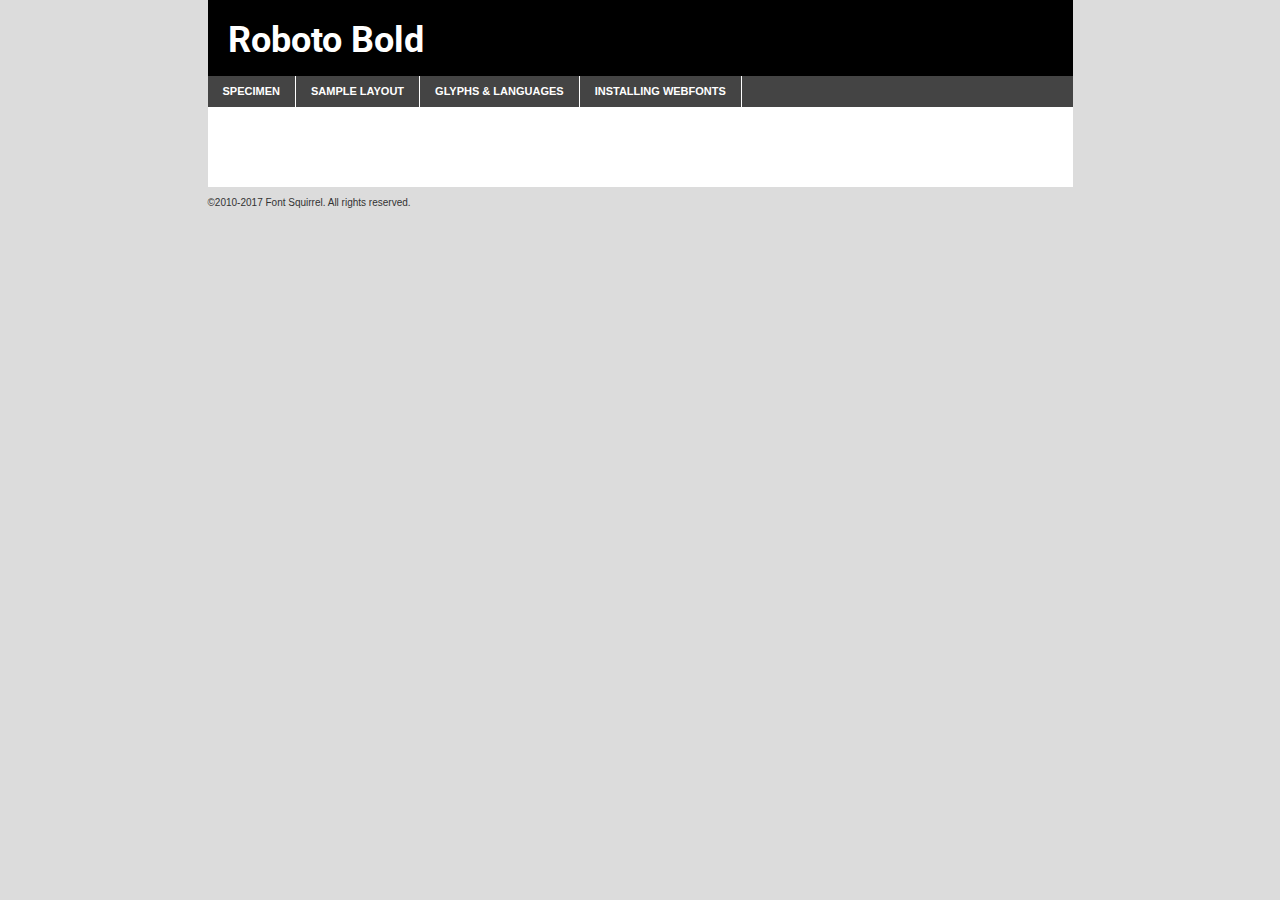
<file: src/hw11/src/fonts/roboto-bold-demo.html>
<!DOCTYPE html PUBLIC "-//W3C//DTD XHTML 1.0 Transitional//EN"
	"http://www.w3.org/TR/xhtml1/DTD/xhtml1-transitional.dtd">

<html xmlns="http://www.w3.org/1999/xhtml" xml:lang="en" lang="en">
<head>
	<meta http-equiv="Content-Type" content="text/html; charset=utf-8" />
	<script src="http://ajax.googleapis.com/ajax/libs/jquery/1.7.2/jquery.min.js" type="text/javascript" charset="utf-8"></script>
	<script type="text/javascript">
	(function($){$.fn.easyTabs=function(option){var param=jQuery.extend({fadeSpeed:"fast",defaultContent:1,activeClass:'active'},option);$(this).each(function(){var thisId="#"+this.id;if(param.defaultContent==''){param.defaultContent=1;}
	if(typeof param.defaultContent=="number")
	{var defaultTab=$(thisId+" .tabs li:eq("+(param.defaultContent-1)+") a").attr('href').substr(1);}else{var defaultTab=param.defaultContent;}
	$(thisId+" .tabs li a").each(function(){var tabToHide=$(this).attr('href').substr(1);$("#"+tabToHide).addClass('easytabs-tab-content');});hideAll();changeContent(defaultTab);function hideAll(){$(thisId+" .easytabs-tab-content").hide();}
	function changeContent(tabId){hideAll();$(thisId+" .tabs li").removeClass(param.activeClass);$(thisId+" .tabs li a[href=#"+tabId+"]").closest('li').addClass(param.activeClass);if(param.fadeSpeed!="none")
	{$(thisId+" #"+tabId).fadeIn(param.fadeSpeed);}else{$(thisId+" #"+tabId).show();}}
	$(thisId+" .tabs li").click(function(){var tabId=$(this).find('a').attr('href').substr(1);changeContent(tabId);return false;});});}})(jQuery);
	</script>
	<link rel="stylesheet" href="specimen_files/specimen_stylesheet.css" type="text/css" charset="utf-8" />
	<link rel="stylesheet" href="stylesheet.css" type="text/css" charset="utf-8" />

	<style type="text/css">
					body{
				font-family: 'robotobold';
							}
		</style>

	<title>Roboto Bold Specimen</title>
	
	
	<script type="text/javascript" charset="utf-8">
		$(document).ready(function() {
			$('#container').easyTabs({defaultContent:1});
		});
	</script>
</head>

<body>
<div id="container">
	<div id="header">
		Roboto Bold	</div>
	<ul class="tabs">
		<li><a href="#specimen">Specimen</a></li>
		<li><a href="#layout">Sample Layout</a></li>
				<li><a href="#glyphs">Glyphs &amp; Languages</a></li>
		<li><a href="#installing">Installing Webfonts</a></li>
		
	</ul>
	
	<div id="main_content">

		
			<div id="specimen">
		
				<div class="section">
					<div class="grid12 firstcol">
						<div class="huge">AaBb</div>
					</div>
				</div>
		
				<div class="section">
					<div class="glyph_range">A&#x200B;B&#x200b;C&#x200b;D&#x200b;E&#x200b;F&#x200b;G&#x200b;H&#x200b;I&#x200b;J&#x200b;K&#x200b;L&#x200b;M&#x200b;N&#x200b;O&#x200b;P&#x200b;Q&#x200b;R&#x200b;S&#x200b;T&#x200b;U&#x200b;V&#x200b;W&#x200b;X&#x200b;Y&#x200b;Z&#x200b;a&#x200b;b&#x200b;c&#x200b;d&#x200b;e&#x200b;f&#x200b;g&#x200b;h&#x200b;i&#x200b;j&#x200b;k&#x200b;l&#x200b;m&#x200b;n&#x200b;o&#x200b;p&#x200b;q&#x200b;r&#x200b;s&#x200b;t&#x200b;u&#x200b;v&#x200b;w&#x200b;x&#x200b;y&#x200b;z&#x200b;1&#x200b;2&#x200b;3&#x200b;4&#x200b;5&#x200b;6&#x200b;7&#x200b;8&#x200b;9&#x200b;0&#x200b;&amp;&#x200b;.&#x200b;,&#x200b;?&#x200b;!&#x200b;&#64;&#x200b;(&#x200b;)&#x200b;#&#x200b;$&#x200b;%&#x200b;*&#x200b;+&#x200b;-&#x200b;=&#x200b;:&#x200b;;</div>
				</div>
				<div class="section">
					<div class="grid12 firstcol">
						<table class="sample_table">
							<tr><td>10</td><td class="size10">abcdefghijklmnopqrstuvwxyzABCDEFGHIJKLMNOPQRSTUVWXYZ0123456789abcdefghijklmnopqrstuvwxyzABCDEFGHIJKLMNOPQRSTUVWXYZ0123456789abcdefghijklmnopqrstuvwxyzABCDEFGHIJKLMNOPQRSTUVWXYZ</td></tr>
							<tr><td>11</td><td class="size11">abcdefghijklmnopqrstuvwxyzABCDEFGHIJKLMNOPQRSTUVWXYZ0123456789abcdefghijklmnopqrstuvwxyzABCDEFGHIJKLMNOPQRSTUVWXYZ0123456789abcdefghijklmnopqrstuvwxyzABCDEFGHIJKLMNOPQRSTUVWXYZ</td></tr>
							<tr><td>12</td><td class="size12">abcdefghijklmnopqrstuvwxyzABCDEFGHIJKLMNOPQRSTUVWXYZ0123456789abcdefghijklmnopqrstuvwxyzABCDEFGHIJKLMNOPQRSTUVWXYZ0123456789abcdefghijklmnopqrstuvwxyzABCDEFGHIJKLMNOPQRSTUVWXYZ</td></tr>
							<tr><td>13</td><td class="size13">abcdefghijklmnopqrstuvwxyzABCDEFGHIJKLMNOPQRSTUVWXYZ0123456789abcdefghijklmnopqrstuvwxyzABCDEFGHIJKLMNOPQRSTUVWXYZ0123456789abcdefghijklmnopqrstuvwxyzABCDEFGHIJKLMNOPQRSTUVWXYZ</td></tr>
							<tr><td>14</td><td class="size14">abcdefghijklmnopqrstuvwxyzABCDEFGHIJKLMNOPQRSTUVWXYZ0123456789abcdefghijklmnopqrstuvwxyzABCDEFGHIJKLMNOPQRSTUVWXYZ0123456789abcdefghijklmnopqrstuvwxyzABCDEFGHIJKLMNOPQRSTUVWXYZ</td></tr>
							<tr><td>16</td><td class="size16">abcdefghijklmnopqrstuvwxyzABCDEFGHIJKLMNOPQRSTUVWXYZ0123456789abcdefghijklmnopqrstuvwxyzABCDEFGHIJKLMNOPQRSTUVWXYZ</td></tr>
							<tr><td>18</td><td class="size18">abcdefghijklmnopqrstuvwxyzABCDEFGHIJKLMNOPQRSTUVWXYZ0123456789abcdefghijklmnopqrstuvwxyzABCDEFGHIJKLMNOPQRSTUVWXYZ</td></tr>
							<tr><td>20</td><td class="size20">abcdefghijklmnopqrstuvwxyzABCDEFGHIJKLMNOPQRSTUVWXYZ0123456789abcdefghijklmnopqrstuvwxyzABCDEFGHIJKLMNOPQRSTUVWXYZ</td></tr>
							<tr><td>24</td><td class="size24">abcdefghijklmnopqrstuvwxyzABCDEFGHIJKLMNOPQRSTUVWXYZ0123456789abcdefghijklmnopqrstuvwxyzABCDEFGHIJKLMNOPQRSTUVWXYZ</td></tr>
							<tr><td>30</td><td class="size30">abcdefghijklmnopqrstuvwxyzABCDEFGHIJKLMNOPQRSTUVWXYZ0123456789abcdefghijklmnopqrstuvwxyzABCDEFGHIJKLMNOPQRSTUVWXYZ</td></tr>
							<tr><td>36</td><td class="size36">abcdefghijklmnopqrstuvwxyzABCDEFGHIJKLMNOPQRSTUVWXYZ0123456789abcdefghijklmnopqrstuvwxyzABCDEFGHIJKLMNOPQRSTUVWXYZ</td></tr>
							<tr><td>48</td><td class="size48">abcdefghijklmnopqrstuvwxyzABCDEFGHIJKLMNOPQRSTUVWXYZ0123456789abcdefghijklmnopqrstuvwxyzABCDEFGHIJKLMNOPQRSTUVWXYZ</td></tr>
							<tr><td>60</td><td class="size60">abcdefghijklmnopqrstuvwxyzABCDEFGHIJKLMNOPQRSTUVWXYZ0123456789abcdefghijklmnopqrstuvwxyzABCDEFGHIJKLMNOPQRSTUVWXYZ</td></tr>
							<tr><td>72</td><td class="size72">abcdefghijklmnopqrstuvwxyzABCDEFGHIJKLMNOPQRSTUVWXYZ0123456789abcdefghijklmnopqrstuvwxyzABCDEFGHIJKLMNOPQRSTUVWXYZ</td></tr>
							<tr><td>90</td><td class="size90">abcdefghijklmnopqrstuvwxyzABCDEFGHIJKLMNOPQRSTUVWXYZ0123456789abcdefghijklmnopqrstuvwxyzABCDEFGHIJKLMNOPQRSTUVWXYZ</td></tr>
						</table>
				
					</div>
			
				</div>
		
		
		
								<div class="section" id="bodycomparison">


										<div id="xheight">
				<div class="fontbody">&#x25FC;&#x25FC;&#x25FC;&#x25FC;&#x25FC;&#x25FC;&#x25FC;&#x25FC;&#x25FC;&#x25FC;&#x25FC;&#x25FC;&#x25FC;&#x25FC;&#x25FC;&#x25FC;&#x25FC;&#x25FC;&#x25FC;&#x25FC;&#x25FC;&#x25FC;&#x25FC;&#x25FC;&#x25FC;&#x25FC;&#x25FC;&#x25FC;&#x25FC;&#x25FC;&#x25FC;&#x25FC;&#x25FC;&#x25FC;&#x25FC;&#x25FC;&#x25FC;&#x25FC;&#x25FC;&#x25FC;&#x25FC;&#x25FC;&#x25FC;&#x25FC;&#x25FC;&#x25FC;&#x25FC;&#x25FC;&#x25FC;&#x25FC;&#x25FC;&#x25FC;&#x25FC;&#x25FC;&#x25FC;&#x25FC;&#x25FC;&#x25FC;&#x25FC;&#x25FC;&#x25FC;&#x25FC;&#x25FC;&#x25FC;&#x25FC;&#x25FC;&#x25FC;&#x25FC;&#x25FC;&#x25FC;&#x25FC;&#x25FC;&#x25FC;&#x25FC;&#x25FC;&#x25FC;&#x25FC;&#x25FC;&#x25FC;&#x25FC;&#x25FC;&#x25FC;&#x25FC;&#x25FC;&#x25FC;&#x25FC;&#x25FC;&#x25FC;&#x25FC;&#x25FC;&#x25FC;&#x25FC;&#x25FC;&#x25FC;&#x25FC;&#x25FC;&#x25FC;&#x25FC;&#x25FC;body</div><div class="arialbody">body</div><div class="verdanabody">body</div><div class="georgiabody">body</div></div>
										<div class="fontbody" style="z-index:1">
											body<span>Roboto Bold</span>
										</div>
										<div class="arialbody" style="z-index:1">
											body<span>Arial</span>
										</div>
										<div class="verdanabody" style="z-index:1">
											body<span>Verdana</span>
										</div>
										<div class="georgiabody" style="z-index:1">
											body<span>Georgia</span>
										</div>



								</div>
		
		
				<div class="section psample psample_row1" id="">
					
					<div class="grid2 firstcol">
						<p class="size10"><span>10.</span>Aenean lacinia bibendum nulla sed consectetur. Fusce dapibus, tellus ac cursus commodo, tortor mauris condimentum nibh, ut fermentum massa justo sit amet risus. Nullam id dolor id nibh ultricies vehicula ut id elit. Cum sociis natoque penatibus et magnis dis parturient montes, nascetur ridiculus mus. Nulla vitae elit libero, a pharetra augue.</p>
			
					</div>
					<div class="grid3">
						<p class="size11"><span>11.</span>Aenean lacinia bibendum nulla sed consectetur. Fusce dapibus, tellus ac cursus commodo, tortor mauris condimentum nibh, ut fermentum massa justo sit amet risus. Nullam id dolor id nibh ultricies vehicula ut id elit. Cum sociis natoque penatibus et magnis dis parturient montes, nascetur ridiculus mus. Nulla vitae elit libero, a pharetra augue.</p>
			
					</div>
					<div class="grid3">
						<p class="size12"><span>12.</span>Aenean lacinia bibendum nulla sed consectetur. Fusce dapibus, tellus ac cursus commodo, tortor mauris condimentum nibh, ut fermentum massa justo sit amet risus. Nullam id dolor id nibh ultricies vehicula ut id elit. Cum sociis natoque penatibus et magnis dis parturient montes, nascetur ridiculus mus. Nulla vitae elit libero, a pharetra augue.</p>
			
					</div>
					<div class="grid4">
						<p class="size13"><span>13.</span>Aenean lacinia bibendum nulla sed consectetur. Fusce dapibus, tellus ac cursus commodo, tortor mauris condimentum nibh, ut fermentum massa justo sit amet risus. Nullam id dolor id nibh ultricies vehicula ut id elit. Cum sociis natoque penatibus et magnis dis parturient montes, nascetur ridiculus mus. Nulla vitae elit libero, a pharetra augue.</p>
			
					</div>
					<div class="white_blend"></div>
					
				</div>
				<div class="section psample psample_row2" id="">
					<div class="grid3 firstcol">
						<p class="size14"><span>14.</span>Aenean lacinia bibendum nulla sed consectetur. Fusce dapibus, tellus ac cursus commodo, tortor mauris condimentum nibh, ut fermentum massa justo sit amet risus. Nullam id dolor id nibh ultricies vehicula ut id elit. Cum sociis natoque penatibus et magnis dis parturient montes, nascetur ridiculus mus. Nulla vitae elit libero, a pharetra augue.</p>
			
					</div>
					<div class="grid4">
						<p class="size16"><span>16.</span>Aenean lacinia bibendum nulla sed consectetur. Fusce dapibus, tellus ac cursus commodo, tortor mauris condimentum nibh, ut fermentum massa justo sit amet risus. Nullam id dolor id nibh ultricies vehicula ut id elit. Cum sociis natoque penatibus et magnis dis parturient montes, nascetur ridiculus mus. Nulla vitae elit libero, a pharetra augue.</p>
			
					</div>
					<div class="grid5">
						<p class="size18"><span>18.</span>Aenean lacinia bibendum nulla sed consectetur. Fusce dapibus, tellus ac cursus commodo, tortor mauris condimentum nibh, ut fermentum massa justo sit amet risus. Nullam id dolor id nibh ultricies vehicula ut id elit. Cum sociis natoque penatibus et magnis dis parturient montes, nascetur ridiculus mus. Nulla vitae elit libero, a pharetra augue.</p>
			
					</div>

					<div class="white_blend"></div>

				</div>
				
				<div class="section psample psample_row3" id="">
					<div class="grid5 firstcol">
						<p class="size20"><span>20.</span>Aenean lacinia bibendum nulla sed consectetur. Fusce dapibus, tellus ac cursus commodo, tortor mauris condimentum nibh, ut fermentum massa justo sit amet risus. Nullam id dolor id nibh ultricies vehicula ut id elit. Cum sociis natoque penatibus et magnis dis parturient montes, nascetur ridiculus mus. Nulla vitae elit libero, a pharetra augue.</p>
					</div>
					<div class="grid7">
						<p class="size24"><span>24.</span>Aenean lacinia bibendum nulla sed consectetur. Fusce dapibus, tellus ac cursus commodo, tortor mauris condimentum nibh, ut fermentum massa justo sit amet risus. Nullam id dolor id nibh ultricies vehicula ut id elit. Cum sociis natoque penatibus et magnis dis parturient montes, nascetur ridiculus mus. Nulla vitae elit libero, a pharetra augue.</p>
					</div>
					
					<div class="white_blend"></div>
					
				</div>
				
				<div class="section psample psample_row4" id="">
					<div class="grid12 firstcol">
						<p class="size30"><span>30.</span>Aenean lacinia bibendum nulla sed consectetur. Fusce dapibus, tellus ac cursus commodo, tortor mauris condimentum nibh, ut fermentum massa justo sit amet risus. Nullam id dolor id nibh ultricies vehicula ut id elit. Cum sociis natoque penatibus et magnis dis parturient montes, nascetur ridiculus mus. Nulla vitae elit libero, a pharetra augue.</p>
					</div>
					<div class="white_blend"></div>
					
				</div>
				
				
				
				<div class="section psample psample_row1 fullreverse">
					<div class="grid2 firstcol">
						<p class="size10"><span>10.</span>Aenean lacinia bibendum nulla sed consectetur. Fusce dapibus, tellus ac cursus commodo, tortor mauris condimentum nibh, ut fermentum massa justo sit amet risus. Nullam id dolor id nibh ultricies vehicula ut id elit. Cum sociis natoque penatibus et magnis dis parturient montes, nascetur ridiculus mus. Nulla vitae elit libero, a pharetra augue.</p>
			
					</div>
					<div class="grid3">
						<p class="size11"><span>11.</span>Aenean lacinia bibendum nulla sed consectetur. Fusce dapibus, tellus ac cursus commodo, tortor mauris condimentum nibh, ut fermentum massa justo sit amet risus. Nullam id dolor id nibh ultricies vehicula ut id elit. Cum sociis natoque penatibus et magnis dis parturient montes, nascetur ridiculus mus. Nulla vitae elit libero, a pharetra augue.</p>
			
					</div>
					<div class="grid3">
						<p class="size12"><span>12.</span>Aenean lacinia bibendum nulla sed consectetur. Fusce dapibus, tellus ac cursus commodo, tortor mauris condimentum nibh, ut fermentum massa justo sit amet risus. Nullam id dolor id nibh ultricies vehicula ut id elit. Cum sociis natoque penatibus et magnis dis parturient montes, nascetur ridiculus mus. Nulla vitae elit libero, a pharetra augue.</p>
			
					</div>
					<div class="grid4">
						<p class="size13"><span>13.</span>Aenean lacinia bibendum nulla sed consectetur. Fusce dapibus, tellus ac cursus commodo, tortor mauris condimentum nibh, ut fermentum massa justo sit amet risus. Nullam id dolor id nibh ultricies vehicula ut id elit. Cum sociis natoque penatibus et magnis dis parturient montes, nascetur ridiculus mus. Nulla vitae elit libero, a pharetra augue.</p>
			
					</div>
					<div class="black_blend"></div>
					
				</div>
				
				<div class="section psample psample_row2 fullreverse">
					<div class="grid3 firstcol">
						<p class="size14"><span>14.</span>Aenean lacinia bibendum nulla sed consectetur. Fusce dapibus, tellus ac cursus commodo, tortor mauris condimentum nibh, ut fermentum massa justo sit amet risus. Nullam id dolor id nibh ultricies vehicula ut id elit. Cum sociis natoque penatibus et magnis dis parturient montes, nascetur ridiculus mus. Nulla vitae elit libero, a pharetra augue.</p>
			
					</div>
					<div class="grid4">
						<p class="size16"><span>16.</span>Aenean lacinia bibendum nulla sed consectetur. Fusce dapibus, tellus ac cursus commodo, tortor mauris condimentum nibh, ut fermentum massa justo sit amet risus. Nullam id dolor id nibh ultricies vehicula ut id elit. Cum sociis natoque penatibus et magnis dis parturient montes, nascetur ridiculus mus. Nulla vitae elit libero, a pharetra augue.</p>
			
					</div>
					<div class="grid5">
						<p class="size18"><span>18.</span>Aenean lacinia bibendum nulla sed consectetur. Fusce dapibus, tellus ac cursus commodo, tortor mauris condimentum nibh, ut fermentum massa justo sit amet risus. Nullam id dolor id nibh ultricies vehicula ut id elit. Cum sociis natoque penatibus et magnis dis parturient montes, nascetur ridiculus mus. Nulla vitae elit libero, a pharetra augue.</p>
			
					</div>
					<div class="black_blend"></div>

				</div>
				
				<div class="section psample fullreverse psample_row3" id="">
					<div class="grid5 firstcol">
						<p class="size20"><span>20.</span>Aenean lacinia bibendum nulla sed consectetur. Fusce dapibus, tellus ac cursus commodo, tortor mauris condimentum nibh, ut fermentum massa justo sit amet risus. Nullam id dolor id nibh ultricies vehicula ut id elit. Cum sociis natoque penatibus et magnis dis parturient montes, nascetur ridiculus mus. Nulla vitae elit libero, a pharetra augue.</p>
					</div>
					<div class="grid7">
						<p class="size24"><span>24.</span>Aenean lacinia bibendum nulla sed consectetur. Fusce dapibus, tellus ac cursus commodo, tortor mauris condimentum nibh, ut fermentum massa justo sit amet risus. Nullam id dolor id nibh ultricies vehicula ut id elit. Cum sociis natoque penatibus et magnis dis parturient montes, nascetur ridiculus mus. Nulla vitae elit libero, a pharetra augue.</p>
					</div>
					
					<div class="black_blend"></div>
					
				</div>
				
				<div class="section psample fullreverse psample_row4" id="" style="border-bottom: 20px #000 solid;">
					<div class="grid12 firstcol">
						<p class="size30"><span>30.</span>Aenean lacinia bibendum nulla sed consectetur. Fusce dapibus, tellus ac cursus commodo, tortor mauris condimentum nibh, ut fermentum massa justo sit amet risus. Nullam id dolor id nibh ultricies vehicula ut id elit. Cum sociis natoque penatibus et magnis dis parturient montes, nascetur ridiculus mus. Nulla vitae elit libero, a pharetra augue.</p>
					</div>
					<div class="black_blend"></div>
					
				</div>
				
				
				
				
			</div>
			
			<div id="layout">
				
				<div class="section">
					
					<div class="grid12 firstcol">
						<h1>Lorem Ipsum Dolor</h1>
						<h2>Etiam porta sem malesuada magna mollis euismod</h2>
						
						<p class="byline">By <a href="#link">Aenean Lacinia</a></p>
					</div>
				</div>
				<div class="section">
					<div class="grid8 firstcol">
						<p class="large">Donec sed odio dui. Morbi leo risus, porta ac consectetur ac, vestibulum at eros. Fusce dapibus, tellus ac cursus commodo, tortor mauris condimentum nibh, ut fermentum massa justo sit amet risus. </p>

						
						<h3>Pellentesque ornare sem</h3>

						<p>Maecenas sed diam eget risus varius blandit sit amet non magna. Maecenas faucibus mollis interdum. Donec ullamcorper nulla non metus auctor fringilla. Nullam id dolor id nibh ultricies vehicula ut id elit. Nullam id dolor id nibh ultricies vehicula ut id elit. </p>

						<p>Aenean eu leo quam. Pellentesque ornare sem lacinia quam venenatis vestibulum. Lorem ipsum dolor sit amet, consectetur adipiscing elit. Cum sociis natoque penatibus et magnis dis parturient montes, nascetur ridiculus mus. </p>

						<p>Nulla vitae elit libero, a pharetra augue. Praesent commodo cursus magna, vel scelerisque nisl consectetur et. Aenean lacinia bibendum nulla sed consectetur. </p>

						<p>Nullam quis risus eget urna mollis ornare vel eu leo. Nullam quis risus eget urna mollis ornare vel eu leo. Maecenas sed diam eget risus varius blandit sit amet non magna. Donec ullamcorper nulla non metus auctor fringilla. </p>

						<h3>Cras mattis consectetur</h3>

						<p>Aenean eu leo quam. Pellentesque ornare sem lacinia quam venenatis vestibulum. Aenean lacinia bibendum nulla sed consectetur. Integer posuere erat a ante venenatis dapibus posuere velit aliquet. Cras mattis consectetur purus sit amet fermentum. </p>

						<p>Nullam id dolor id nibh ultricies vehicula ut id elit. Nullam quis risus eget urna mollis ornare vel eu leo. Cras mattis consectetur purus sit amet fermentum.</p>
					</div>
					
					<div class="grid4 sidebar">
						
						<div class="box reverse">
							<p class="last">Nullam quis risus eget urna mollis ornare vel eu leo. Donec ullamcorper nulla non metus auctor fringilla. Cras mattis consectetur purus sit amet fermentum. Sed posuere consectetur est at lobortis. Lorem ipsum dolor sit amet, consectetur adipiscing elit. </p>
						</div>
						
						<p class="caption">Maecenas sed diam eget risus varius.</p>

						<p>Vestibulum id ligula porta felis euismod semper. Integer posuere erat a ante venenatis dapibus posuere velit aliquet. Vestibulum id ligula porta felis euismod semper. Sed posuere consectetur est at lobortis. Maecenas sed diam eget risus varius blandit sit amet non magna. Fusce dapibus, tellus ac cursus commodo, tortor mauris condimentum nibh, ut fermentum massa justo sit amet risus. </p>

					

						<p>Duis mollis, est non commodo luctus, nisi erat porttitor ligula, eget lacinia odio sem nec elit. Aenean lacinia bibendum nulla sed consectetur. Vivamus sagittis lacus vel augue laoreet rutrum faucibus dolor auctor. Aenean lacinia bibendum nulla sed consectetur. Nullam quis risus eget urna mollis ornare vel eu leo. </p>

						<p>Praesent commodo cursus magna, vel scelerisque nisl consectetur et. Donec ullamcorper nulla non metus auctor fringilla. Maecenas faucibus mollis interdum. Fusce dapibus, tellus ac cursus commodo, tortor mauris condimentum nibh, ut fermentum massa justo sit amet risus. </p>

					</div>
				</div>
				
			</div>


			



		<div id="glyphs">
			<div class="section">
				<div class="grid12 firstcol">
			
				<h1>Language Support</h1>
				<p>The subset of Roboto Bold in this kit supports the following languages:<br />
			
					Albanian, Basque, Breton, Chamorro, Danish, Dutch, English, Faroese, Finnish, French, Frisian, Galician, German, Icelandic, Italian, Malagasy, Norwegian, Portuguese, Spanish, Alsatian, Aragonese, Arapaho, Arrernte, Asturian, Aymara, Bislama, Cebuano, Corsican, Fijian, French_creole, Genoese, Gilbertese, Greenlandic, Haitian_creole, Hiligaynon, Hmong, Hopi, Ibanag, Iloko_ilokano, Indonesian, Interglossa_glosa, Interlingua, Irish_gaelic, Jerriais, Lojban, Lombard, Luxembourgeois, Manx, Mohawk, Norfolk_pitcairnese, Occitan, Oromo, Pangasinan, Papiamento, Piedmontese, Potawatomi, Rhaeto-romance, Romansh, Rotokas, Sami_lule, Samoan, Sardinian, Scots_gaelic, Seychelles_creole, Shona, Sicilian, Somali, Southern_ndebele, Swahili, Swati_swazi, Tagalog_filipino_pilipino, Tetum, Tok_pisin, Uyghur_latinized, Volapuk, Walloon, Warlpiri, Xhosa, Yapese, Zulu, Latinbasic, Ubasic, Demo				</p>
				<h1>Glyph Chart</h1>
				<p>The subset of Roboto Bold in this kit includes all the glyphs listed below. Unicode entities are included above each glyph to help you insert individual characters into your layout.</p>
				<div id="glyph_chart">
			
																														 <div><p>&amp;#2;</p>&#2;</div>
																				 <div><p>&amp;#13;</p>&#13;</div>
																				 <div><p>&amp;#32;</p>&#32;</div>
																				 <div><p>&amp;#33;</p>&#33;</div>
																				 <div><p>&amp;#34;</p>&#34;</div>
																				 <div><p>&amp;#35;</p>&#35;</div>
																				 <div><p>&amp;#36;</p>&#36;</div>
																				 <div><p>&amp;#37;</p>&#37;</div>
																				 <div><p>&amp;#38;</p>&#38;</div>
																				 <div><p>&amp;#39;</p>&#39;</div>
																				 <div><p>&amp;#40;</p>&#40;</div>
																				 <div><p>&amp;#41;</p>&#41;</div>
																				 <div><p>&amp;#42;</p>&#42;</div>
																				 <div><p>&amp;#43;</p>&#43;</div>
																				 <div><p>&amp;#44;</p>&#44;</div>
																				 <div><p>&amp;#45;</p>&#45;</div>
																				 <div><p>&amp;#46;</p>&#46;</div>
																				 <div><p>&amp;#47;</p>&#47;</div>
																				 <div><p>&amp;#48;</p>&#48;</div>
																				 <div><p>&amp;#49;</p>&#49;</div>
																				 <div><p>&amp;#50;</p>&#50;</div>
																				 <div><p>&amp;#51;</p>&#51;</div>
																				 <div><p>&amp;#52;</p>&#52;</div>
																				 <div><p>&amp;#53;</p>&#53;</div>
																				 <div><p>&amp;#54;</p>&#54;</div>
																				 <div><p>&amp;#55;</p>&#55;</div>
																				 <div><p>&amp;#56;</p>&#56;</div>
																				 <div><p>&amp;#57;</p>&#57;</div>
																				 <div><p>&amp;#58;</p>&#58;</div>
																				 <div><p>&amp;#59;</p>&#59;</div>
																				 <div><p>&amp;#60;</p>&#60;</div>
																				 <div><p>&amp;#61;</p>&#61;</div>
																				 <div><p>&amp;#62;</p>&#62;</div>
																				 <div><p>&amp;#63;</p>&#63;</div>
																				 <div><p>&amp;#64;</p>&#64;</div>
																				 <div><p>&amp;#65;</p>&#65;</div>
																				 <div><p>&amp;#66;</p>&#66;</div>
																				 <div><p>&amp;#67;</p>&#67;</div>
																				 <div><p>&amp;#68;</p>&#68;</div>
																				 <div><p>&amp;#69;</p>&#69;</div>
																				 <div><p>&amp;#70;</p>&#70;</div>
																				 <div><p>&amp;#71;</p>&#71;</div>
																				 <div><p>&amp;#72;</p>&#72;</div>
																				 <div><p>&amp;#73;</p>&#73;</div>
																				 <div><p>&amp;#74;</p>&#74;</div>
																				 <div><p>&amp;#75;</p>&#75;</div>
																				 <div><p>&amp;#76;</p>&#76;</div>
																				 <div><p>&amp;#77;</p>&#77;</div>
																				 <div><p>&amp;#78;</p>&#78;</div>
																				 <div><p>&amp;#79;</p>&#79;</div>
																				 <div><p>&amp;#80;</p>&#80;</div>
																				 <div><p>&amp;#81;</p>&#81;</div>
																				 <div><p>&amp;#82;</p>&#82;</div>
																				 <div><p>&amp;#83;</p>&#83;</div>
																				 <div><p>&amp;#84;</p>&#84;</div>
																				 <div><p>&amp;#85;</p>&#85;</div>
																				 <div><p>&amp;#86;</p>&#86;</div>
																				 <div><p>&amp;#87;</p>&#87;</div>
																				 <div><p>&amp;#88;</p>&#88;</div>
																				 <div><p>&amp;#89;</p>&#89;</div>
																				 <div><p>&amp;#90;</p>&#90;</div>
																				 <div><p>&amp;#91;</p>&#91;</div>
																				 <div><p>&amp;#92;</p>&#92;</div>
																				 <div><p>&amp;#93;</p>&#93;</div>
																				 <div><p>&amp;#94;</p>&#94;</div>
																				 <div><p>&amp;#95;</p>&#95;</div>
																				 <div><p>&amp;#96;</p>&#96;</div>
																				 <div><p>&amp;#97;</p>&#97;</div>
																				 <div><p>&amp;#98;</p>&#98;</div>
																				 <div><p>&amp;#99;</p>&#99;</div>
																				 <div><p>&amp;#100;</p>&#100;</div>
																				 <div><p>&amp;#101;</p>&#101;</div>
																				 <div><p>&amp;#102;</p>&#102;</div>
																				 <div><p>&amp;#103;</p>&#103;</div>
																				 <div><p>&amp;#104;</p>&#104;</div>
																				 <div><p>&amp;#105;</p>&#105;</div>
																				 <div><p>&amp;#106;</p>&#106;</div>
																				 <div><p>&amp;#107;</p>&#107;</div>
																				 <div><p>&amp;#108;</p>&#108;</div>
																				 <div><p>&amp;#109;</p>&#109;</div>
																				 <div><p>&amp;#110;</p>&#110;</div>
																				 <div><p>&amp;#111;</p>&#111;</div>
																				 <div><p>&amp;#112;</p>&#112;</div>
																				 <div><p>&amp;#113;</p>&#113;</div>
																				 <div><p>&amp;#114;</p>&#114;</div>
																				 <div><p>&amp;#115;</p>&#115;</div>
																				 <div><p>&amp;#116;</p>&#116;</div>
																				 <div><p>&amp;#117;</p>&#117;</div>
																				 <div><p>&amp;#118;</p>&#118;</div>
																				 <div><p>&amp;#119;</p>&#119;</div>
																				 <div><p>&amp;#120;</p>&#120;</div>
																				 <div><p>&amp;#121;</p>&#121;</div>
																				 <div><p>&amp;#122;</p>&#122;</div>
																				 <div><p>&amp;#123;</p>&#123;</div>
																				 <div><p>&amp;#124;</p>&#124;</div>
																				 <div><p>&amp;#125;</p>&#125;</div>
																				 <div><p>&amp;#126;</p>&#126;</div>
																				 <div><p>&amp;#160;</p>&#160;</div>
																				 <div><p>&amp;#161;</p>&#161;</div>
																				 <div><p>&amp;#162;</p>&#162;</div>
																				 <div><p>&amp;#163;</p>&#163;</div>
																				 <div><p>&amp;#164;</p>&#164;</div>
																				 <div><p>&amp;#165;</p>&#165;</div>
																				 <div><p>&amp;#166;</p>&#166;</div>
																				 <div><p>&amp;#167;</p>&#167;</div>
																				 <div><p>&amp;#168;</p>&#168;</div>
																				 <div><p>&amp;#169;</p>&#169;</div>
																				 <div><p>&amp;#170;</p>&#170;</div>
																				 <div><p>&amp;#171;</p>&#171;</div>
																				 <div><p>&amp;#172;</p>&#172;</div>
																				 <div><p>&amp;#173;</p>&#173;</div>
																				 <div><p>&amp;#174;</p>&#174;</div>
																				 <div><p>&amp;#175;</p>&#175;</div>
																				 <div><p>&amp;#176;</p>&#176;</div>
																				 <div><p>&amp;#177;</p>&#177;</div>
																				 <div><p>&amp;#178;</p>&#178;</div>
																				 <div><p>&amp;#179;</p>&#179;</div>
																				 <div><p>&amp;#180;</p>&#180;</div>
																				 <div><p>&amp;#181;</p>&#181;</div>
																				 <div><p>&amp;#182;</p>&#182;</div>
																				 <div><p>&amp;#183;</p>&#183;</div>
																				 <div><p>&amp;#184;</p>&#184;</div>
																				 <div><p>&amp;#185;</p>&#185;</div>
																				 <div><p>&amp;#186;</p>&#186;</div>
																				 <div><p>&amp;#187;</p>&#187;</div>
																				 <div><p>&amp;#188;</p>&#188;</div>
																				 <div><p>&amp;#189;</p>&#189;</div>
																				 <div><p>&amp;#190;</p>&#190;</div>
																				 <div><p>&amp;#191;</p>&#191;</div>
																				 <div><p>&amp;#192;</p>&#192;</div>
																				 <div><p>&amp;#193;</p>&#193;</div>
																				 <div><p>&amp;#194;</p>&#194;</div>
																				 <div><p>&amp;#195;</p>&#195;</div>
																				 <div><p>&amp;#196;</p>&#196;</div>
																				 <div><p>&amp;#197;</p>&#197;</div>
																				 <div><p>&amp;#198;</p>&#198;</div>
																				 <div><p>&amp;#199;</p>&#199;</div>
																				 <div><p>&amp;#200;</p>&#200;</div>
																				 <div><p>&amp;#201;</p>&#201;</div>
																				 <div><p>&amp;#202;</p>&#202;</div>
																				 <div><p>&amp;#203;</p>&#203;</div>
																				 <div><p>&amp;#204;</p>&#204;</div>
																				 <div><p>&amp;#205;</p>&#205;</div>
																				 <div><p>&amp;#206;</p>&#206;</div>
																				 <div><p>&amp;#207;</p>&#207;</div>
																				 <div><p>&amp;#208;</p>&#208;</div>
																				 <div><p>&amp;#209;</p>&#209;</div>
																				 <div><p>&amp;#210;</p>&#210;</div>
																				 <div><p>&amp;#211;</p>&#211;</div>
																				 <div><p>&amp;#212;</p>&#212;</div>
																				 <div><p>&amp;#213;</p>&#213;</div>
																				 <div><p>&amp;#214;</p>&#214;</div>
																				 <div><p>&amp;#215;</p>&#215;</div>
																				 <div><p>&amp;#216;</p>&#216;</div>
																				 <div><p>&amp;#217;</p>&#217;</div>
																				 <div><p>&amp;#218;</p>&#218;</div>
																				 <div><p>&amp;#219;</p>&#219;</div>
																				 <div><p>&amp;#220;</p>&#220;</div>
																				 <div><p>&amp;#221;</p>&#221;</div>
																				 <div><p>&amp;#222;</p>&#222;</div>
																				 <div><p>&amp;#223;</p>&#223;</div>
																				 <div><p>&amp;#224;</p>&#224;</div>
																				 <div><p>&amp;#225;</p>&#225;</div>
																				 <div><p>&amp;#226;</p>&#226;</div>
																				 <div><p>&amp;#227;</p>&#227;</div>
																				 <div><p>&amp;#228;</p>&#228;</div>
																				 <div><p>&amp;#229;</p>&#229;</div>
																				 <div><p>&amp;#230;</p>&#230;</div>
																				 <div><p>&amp;#231;</p>&#231;</div>
																				 <div><p>&amp;#232;</p>&#232;</div>
																				 <div><p>&amp;#233;</p>&#233;</div>
																				 <div><p>&amp;#234;</p>&#234;</div>
																				 <div><p>&amp;#235;</p>&#235;</div>
																				 <div><p>&amp;#236;</p>&#236;</div>
																				 <div><p>&amp;#237;</p>&#237;</div>
																				 <div><p>&amp;#238;</p>&#238;</div>
																				 <div><p>&amp;#239;</p>&#239;</div>
																				 <div><p>&amp;#240;</p>&#240;</div>
																				 <div><p>&amp;#241;</p>&#241;</div>
																				 <div><p>&amp;#242;</p>&#242;</div>
																				 <div><p>&amp;#243;</p>&#243;</div>
																				 <div><p>&amp;#244;</p>&#244;</div>
																				 <div><p>&amp;#245;</p>&#245;</div>
																				 <div><p>&amp;#246;</p>&#246;</div>
																				 <div><p>&amp;#247;</p>&#247;</div>
																				 <div><p>&amp;#248;</p>&#248;</div>
																				 <div><p>&amp;#249;</p>&#249;</div>
																				 <div><p>&amp;#250;</p>&#250;</div>
																				 <div><p>&amp;#251;</p>&#251;</div>
																				 <div><p>&amp;#252;</p>&#252;</div>
																				 <div><p>&amp;#253;</p>&#253;</div>
																				 <div><p>&amp;#254;</p>&#254;</div>
																				 <div><p>&amp;#255;</p>&#255;</div>
																				 <div><p>&amp;#338;</p>&#338;</div>
																				 <div><p>&amp;#339;</p>&#339;</div>
																				 <div><p>&amp;#376;</p>&#376;</div>
																				 <div><p>&amp;#710;</p>&#710;</div>
																				 <div><p>&amp;#732;</p>&#732;</div>
																				 <div><p>&amp;#8192;</p>&#8192;</div>
																				 <div><p>&amp;#8193;</p>&#8193;</div>
																				 <div><p>&amp;#8194;</p>&#8194;</div>
																				 <div><p>&amp;#8195;</p>&#8195;</div>
																				 <div><p>&amp;#8196;</p>&#8196;</div>
																				 <div><p>&amp;#8197;</p>&#8197;</div>
																				 <div><p>&amp;#8198;</p>&#8198;</div>
																				 <div><p>&amp;#8199;</p>&#8199;</div>
																				 <div><p>&amp;#8200;</p>&#8200;</div>
																				 <div><p>&amp;#8201;</p>&#8201;</div>
																				 <div><p>&amp;#8202;</p>&#8202;</div>
																				 <div><p>&amp;#8208;</p>&#8208;</div>
																				 <div><p>&amp;#8209;</p>&#8209;</div>
																				 <div><p>&amp;#8210;</p>&#8210;</div>
																				 <div><p>&amp;#8211;</p>&#8211;</div>
																				 <div><p>&amp;#8212;</p>&#8212;</div>
																				 <div><p>&amp;#8216;</p>&#8216;</div>
																				 <div><p>&amp;#8217;</p>&#8217;</div>
																				 <div><p>&amp;#8218;</p>&#8218;</div>
																				 <div><p>&amp;#8220;</p>&#8220;</div>
																				 <div><p>&amp;#8221;</p>&#8221;</div>
																				 <div><p>&amp;#8222;</p>&#8222;</div>
																				 <div><p>&amp;#8226;</p>&#8226;</div>
																				 <div><p>&amp;#8230;</p>&#8230;</div>
																				 <div><p>&amp;#8239;</p>&#8239;</div>
																				 <div><p>&amp;#8249;</p>&#8249;</div>
																				 <div><p>&amp;#8250;</p>&#8250;</div>
																				 <div><p>&amp;#8287;</p>&#8287;</div>
																				 <div><p>&amp;#8364;</p>&#8364;</div>
																				 <div><p>&amp;#8482;</p>&#8482;</div>
																				 <div><p>&amp;#9724;</p>&#9724;</div>
																				 <div><p>&amp;#64257;</p>&#64257;</div>
																				 <div><p>&amp;#64258;</p>&#64258;</div>
																				 <div><p>&amp;#64259;</p>&#64259;</div>
																				 <div><p>&amp;#64260;</p>&#64260;</div>
																												</div>	
				</div>
		
		
			</div>
		</div>
		
		
		<div id="specs">
			
		</div>
	
		<div id="installing">
			<div class="section">
				<div class="grid7 firstcol">
					<h1>Installing Webfonts</h1>
					
					<p>Webfonts are supported by all major browser platforms but not all in the same way. There are currently four different font formats that must be included in order to target all browsers. This includes TTF, WOFF, EOT and SVG.</p>
					
					<h2>1. Upload your webfonts</h2>
					<p>You must upload your webfont kit to your website. They should be in or near the same directory as your CSS files.</p>
					
					<h2>2. Include the webfont stylesheet</h2>
					<p>A special CSS @font-face declaration helps the various browsers select the appropriate font it needs without causing you a bunch of headaches. Learn more about this syntax by reading the <a href="https://www.fontspring.com/blog/further-hardening-of-the-bulletproof-syntax">Fontspring blog post</a> about it. The code for it is as follows:</p>


<code>
@font-face{ 
	font-family: 'MyWebFont';
	src: url('WebFont.eot');
	src: url('WebFont.eot?#iefix') format('embedded-opentype'),
	     url('WebFont.woff') format('woff'),
	     url('WebFont.ttf') format('truetype'),
	     url('WebFont.svg#webfont') format('svg');
}
</code>

	<p>We've already gone ahead and generated the code for you. All you have to do is link to the stylesheet in your HTML, like this:</p>
	<code>&lt;link rel=&quot;stylesheet&quot; href=&quot;stylesheet.css&quot; type=&quot;text/css&quot; charset=&quot;utf-8&quot; /&gt;</code>

					<h2>3. Modify your own stylesheet</h2>
					<p>To take advantage of your new fonts, you must tell your stylesheet to use them. Look at the original @font-face declaration above and find the property called "font-family." The name linked there will be what you use to reference the font. Prepend that webfont name to the font stack in the "font-family" property, inside the selector you want to change. For example:</p>
<code>p { font-family: 'WebFont', Arial, sans-serif; }</code>

<h2>4. Test</h2>
<p>Getting webfonts to work cross-browser <em>can</em> be tricky. Use the information in the sidebar to help you if you find that fonts aren't loading in a particular browser.</p>
				</div>
				
				<div class="grid5 sidebar">
					<div class="box">
						<h2>Troubleshooting<br />Font-Face Problems</h2>
						<p>Having trouble getting your webfonts to load in your new website? Here are some tips to sort out what might be the problem.</p>

						<h3>Fonts not showing in any browser</h3>

						<p>This sounds like you need to work on the plumbing. You either did not upload the fonts to the correct directory, or you did not link the fonts properly in the CSS. If you've confirmed that all this is correct and you still have a problem, take a look at your .htaccess file and see if requests are getting intercepted.</p>

						<h3>Fonts not loading in iPhone or iPad</h3>

						<p>The most common problem here is that you are serving the fonts from an IIS server. IIS refuses to serve files that have unknown MIME types. If that is the case, you must set the MIME type for SVG to "image/svg+xml" in the server settings. Follow these instructions from Microsoft if you need help.</p>

						<h3>Fonts not loading in Firefox</h3>

						<p>The primary reason for this failure? You are still using a version Firefox older than 3.5. So upgrade already! If that isn't it, then you are very likely serving fonts from a different domain. Firefox requires that all font assets be served from the same domain. Lastly it is possible that you need to add WOFF to your list of MIME types (if you are serving via IIS.)</p>

						<h3>Fonts not loading in IE</h3>

						<p>Are you looking at Internet Explorer on an actual Windows machine or are you cheating by using a service like Adobe BrowserLab? Many of these screenshot services do not render @font-face for IE. Best to test it on a real machine.</p>

						<h3>Fonts not loading in IE9</h3>

						<p>IE9, like Firefox, requires that fonts be served from the same domain as the website. Make sure that is the case.</p>
					</div>
				</div>
			</div>
			
		</div>
	
	</div>
	<div id="footer">
		<p>&copy;2010-2017 Font Squirrel. All rights reserved.</p>
	</div>
</div>
</body>
</html>
</file>
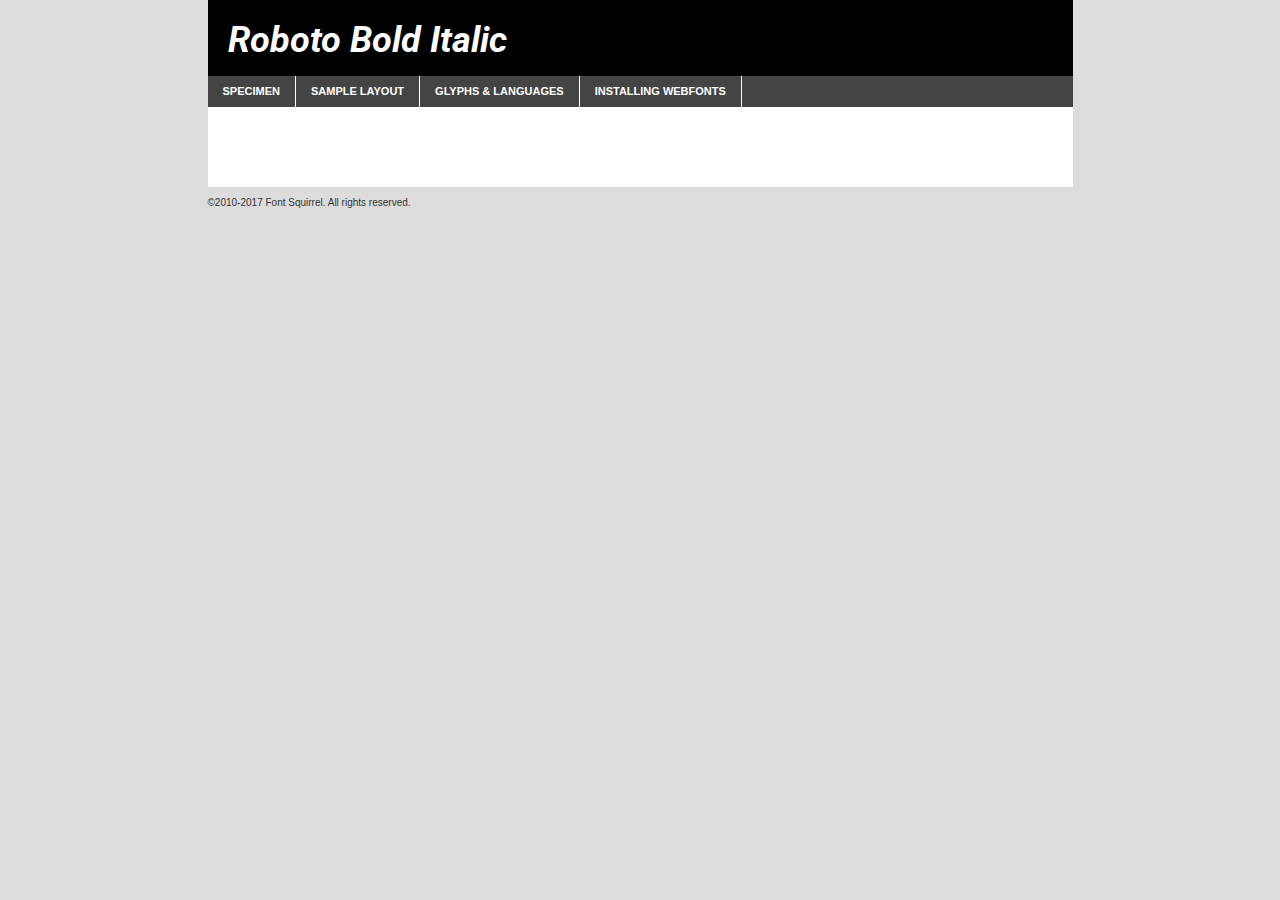
<file: src/hw11/src/fonts/roboto-bolditalic-demo.html>
<!DOCTYPE html PUBLIC "-//W3C//DTD XHTML 1.0 Transitional//EN"
	"http://www.w3.org/TR/xhtml1/DTD/xhtml1-transitional.dtd">

<html xmlns="http://www.w3.org/1999/xhtml" xml:lang="en" lang="en">
<head>
	<meta http-equiv="Content-Type" content="text/html; charset=utf-8" />
	<script src="http://ajax.googleapis.com/ajax/libs/jquery/1.7.2/jquery.min.js" type="text/javascript" charset="utf-8"></script>
	<script type="text/javascript">
	(function($){$.fn.easyTabs=function(option){var param=jQuery.extend({fadeSpeed:"fast",defaultContent:1,activeClass:'active'},option);$(this).each(function(){var thisId="#"+this.id;if(param.defaultContent==''){param.defaultContent=1;}
	if(typeof param.defaultContent=="number")
	{var defaultTab=$(thisId+" .tabs li:eq("+(param.defaultContent-1)+") a").attr('href').substr(1);}else{var defaultTab=param.defaultContent;}
	$(thisId+" .tabs li a").each(function(){var tabToHide=$(this).attr('href').substr(1);$("#"+tabToHide).addClass('easytabs-tab-content');});hideAll();changeContent(defaultTab);function hideAll(){$(thisId+" .easytabs-tab-content").hide();}
	function changeContent(tabId){hideAll();$(thisId+" .tabs li").removeClass(param.activeClass);$(thisId+" .tabs li a[href=#"+tabId+"]").closest('li').addClass(param.activeClass);if(param.fadeSpeed!="none")
	{$(thisId+" #"+tabId).fadeIn(param.fadeSpeed);}else{$(thisId+" #"+tabId).show();}}
	$(thisId+" .tabs li").click(function(){var tabId=$(this).find('a').attr('href').substr(1);changeContent(tabId);return false;});});}})(jQuery);
	</script>
	<link rel="stylesheet" href="specimen_files/specimen_stylesheet.css" type="text/css" charset="utf-8" />
	<link rel="stylesheet" href="stylesheet.css" type="text/css" charset="utf-8" />

	<style type="text/css">
					body{
				font-family: 'robotobold_italic';
							}
		</style>

	<title>Roboto Bold Italic Specimen</title>
	
	
	<script type="text/javascript" charset="utf-8">
		$(document).ready(function() {
			$('#container').easyTabs({defaultContent:1});
		});
	</script>
</head>

<body>
<div id="container">
	<div id="header">
		Roboto Bold Italic	</div>
	<ul class="tabs">
		<li><a href="#specimen">Specimen</a></li>
		<li><a href="#layout">Sample Layout</a></li>
				<li><a href="#glyphs">Glyphs &amp; Languages</a></li>
		<li><a href="#installing">Installing Webfonts</a></li>
		
	</ul>
	
	<div id="main_content">

		
			<div id="specimen">
		
				<div class="section">
					<div class="grid12 firstcol">
						<div class="huge">AaBb</div>
					</div>
				</div>
		
				<div class="section">
					<div class="glyph_range">A&#x200B;B&#x200b;C&#x200b;D&#x200b;E&#x200b;F&#x200b;G&#x200b;H&#x200b;I&#x200b;J&#x200b;K&#x200b;L&#x200b;M&#x200b;N&#x200b;O&#x200b;P&#x200b;Q&#x200b;R&#x200b;S&#x200b;T&#x200b;U&#x200b;V&#x200b;W&#x200b;X&#x200b;Y&#x200b;Z&#x200b;a&#x200b;b&#x200b;c&#x200b;d&#x200b;e&#x200b;f&#x200b;g&#x200b;h&#x200b;i&#x200b;j&#x200b;k&#x200b;l&#x200b;m&#x200b;n&#x200b;o&#x200b;p&#x200b;q&#x200b;r&#x200b;s&#x200b;t&#x200b;u&#x200b;v&#x200b;w&#x200b;x&#x200b;y&#x200b;z&#x200b;1&#x200b;2&#x200b;3&#x200b;4&#x200b;5&#x200b;6&#x200b;7&#x200b;8&#x200b;9&#x200b;0&#x200b;&amp;&#x200b;.&#x200b;,&#x200b;?&#x200b;!&#x200b;&#64;&#x200b;(&#x200b;)&#x200b;#&#x200b;$&#x200b;%&#x200b;*&#x200b;+&#x200b;-&#x200b;=&#x200b;:&#x200b;;</div>
				</div>
				<div class="section">
					<div class="grid12 firstcol">
						<table class="sample_table">
							<tr><td>10</td><td class="size10">abcdefghijklmnopqrstuvwxyzABCDEFGHIJKLMNOPQRSTUVWXYZ0123456789abcdefghijklmnopqrstuvwxyzABCDEFGHIJKLMNOPQRSTUVWXYZ0123456789abcdefghijklmnopqrstuvwxyzABCDEFGHIJKLMNOPQRSTUVWXYZ</td></tr>
							<tr><td>11</td><td class="size11">abcdefghijklmnopqrstuvwxyzABCDEFGHIJKLMNOPQRSTUVWXYZ0123456789abcdefghijklmnopqrstuvwxyzABCDEFGHIJKLMNOPQRSTUVWXYZ0123456789abcdefghijklmnopqrstuvwxyzABCDEFGHIJKLMNOPQRSTUVWXYZ</td></tr>
							<tr><td>12</td><td class="size12">abcdefghijklmnopqrstuvwxyzABCDEFGHIJKLMNOPQRSTUVWXYZ0123456789abcdefghijklmnopqrstuvwxyzABCDEFGHIJKLMNOPQRSTUVWXYZ0123456789abcdefghijklmnopqrstuvwxyzABCDEFGHIJKLMNOPQRSTUVWXYZ</td></tr>
							<tr><td>13</td><td class="size13">abcdefghijklmnopqrstuvwxyzABCDEFGHIJKLMNOPQRSTUVWXYZ0123456789abcdefghijklmnopqrstuvwxyzABCDEFGHIJKLMNOPQRSTUVWXYZ0123456789abcdefghijklmnopqrstuvwxyzABCDEFGHIJKLMNOPQRSTUVWXYZ</td></tr>
							<tr><td>14</td><td class="size14">abcdefghijklmnopqrstuvwxyzABCDEFGHIJKLMNOPQRSTUVWXYZ0123456789abcdefghijklmnopqrstuvwxyzABCDEFGHIJKLMNOPQRSTUVWXYZ0123456789abcdefghijklmnopqrstuvwxyzABCDEFGHIJKLMNOPQRSTUVWXYZ</td></tr>
							<tr><td>16</td><td class="size16">abcdefghijklmnopqrstuvwxyzABCDEFGHIJKLMNOPQRSTUVWXYZ0123456789abcdefghijklmnopqrstuvwxyzABCDEFGHIJKLMNOPQRSTUVWXYZ</td></tr>
							<tr><td>18</td><td class="size18">abcdefghijklmnopqrstuvwxyzABCDEFGHIJKLMNOPQRSTUVWXYZ0123456789abcdefghijklmnopqrstuvwxyzABCDEFGHIJKLMNOPQRSTUVWXYZ</td></tr>
							<tr><td>20</td><td class="size20">abcdefghijklmnopqrstuvwxyzABCDEFGHIJKLMNOPQRSTUVWXYZ0123456789abcdefghijklmnopqrstuvwxyzABCDEFGHIJKLMNOPQRSTUVWXYZ</td></tr>
							<tr><td>24</td><td class="size24">abcdefghijklmnopqrstuvwxyzABCDEFGHIJKLMNOPQRSTUVWXYZ0123456789abcdefghijklmnopqrstuvwxyzABCDEFGHIJKLMNOPQRSTUVWXYZ</td></tr>
							<tr><td>30</td><td class="size30">abcdefghijklmnopqrstuvwxyzABCDEFGHIJKLMNOPQRSTUVWXYZ0123456789abcdefghijklmnopqrstuvwxyzABCDEFGHIJKLMNOPQRSTUVWXYZ</td></tr>
							<tr><td>36</td><td class="size36">abcdefghijklmnopqrstuvwxyzABCDEFGHIJKLMNOPQRSTUVWXYZ0123456789abcdefghijklmnopqrstuvwxyzABCDEFGHIJKLMNOPQRSTUVWXYZ</td></tr>
							<tr><td>48</td><td class="size48">abcdefghijklmnopqrstuvwxyzABCDEFGHIJKLMNOPQRSTUVWXYZ0123456789abcdefghijklmnopqrstuvwxyzABCDEFGHIJKLMNOPQRSTUVWXYZ</td></tr>
							<tr><td>60</td><td class="size60">abcdefghijklmnopqrstuvwxyzABCDEFGHIJKLMNOPQRSTUVWXYZ0123456789abcdefghijklmnopqrstuvwxyzABCDEFGHIJKLMNOPQRSTUVWXYZ</td></tr>
							<tr><td>72</td><td class="size72">abcdefghijklmnopqrstuvwxyzABCDEFGHIJKLMNOPQRSTUVWXYZ0123456789abcdefghijklmnopqrstuvwxyzABCDEFGHIJKLMNOPQRSTUVWXYZ</td></tr>
							<tr><td>90</td><td class="size90">abcdefghijklmnopqrstuvwxyzABCDEFGHIJKLMNOPQRSTUVWXYZ0123456789abcdefghijklmnopqrstuvwxyzABCDEFGHIJKLMNOPQRSTUVWXYZ</td></tr>
						</table>
				
					</div>
			
				</div>
		
		
		
								<div class="section" id="bodycomparison">


										<div id="xheight">
				<div class="fontbody">&#x25FC;&#x25FC;&#x25FC;&#x25FC;&#x25FC;&#x25FC;&#x25FC;&#x25FC;&#x25FC;&#x25FC;&#x25FC;&#x25FC;&#x25FC;&#x25FC;&#x25FC;&#x25FC;&#x25FC;&#x25FC;&#x25FC;&#x25FC;&#x25FC;&#x25FC;&#x25FC;&#x25FC;&#x25FC;&#x25FC;&#x25FC;&#x25FC;&#x25FC;&#x25FC;&#x25FC;&#x25FC;&#x25FC;&#x25FC;&#x25FC;&#x25FC;&#x25FC;&#x25FC;&#x25FC;&#x25FC;&#x25FC;&#x25FC;&#x25FC;&#x25FC;&#x25FC;&#x25FC;&#x25FC;&#x25FC;&#x25FC;&#x25FC;&#x25FC;&#x25FC;&#x25FC;&#x25FC;&#x25FC;&#x25FC;&#x25FC;&#x25FC;&#x25FC;&#x25FC;&#x25FC;&#x25FC;&#x25FC;&#x25FC;&#x25FC;&#x25FC;&#x25FC;&#x25FC;&#x25FC;&#x25FC;&#x25FC;&#x25FC;&#x25FC;&#x25FC;&#x25FC;&#x25FC;&#x25FC;&#x25FC;&#x25FC;&#x25FC;&#x25FC;&#x25FC;&#x25FC;&#x25FC;&#x25FC;&#x25FC;&#x25FC;&#x25FC;&#x25FC;&#x25FC;&#x25FC;&#x25FC;&#x25FC;&#x25FC;&#x25FC;&#x25FC;&#x25FC;&#x25FC;&#x25FC;body</div><div class="arialbody">body</div><div class="verdanabody">body</div><div class="georgiabody">body</div></div>
										<div class="fontbody" style="z-index:1">
											body<span>Roboto Bold Italic</span>
										</div>
										<div class="arialbody" style="z-index:1">
											body<span>Arial</span>
										</div>
										<div class="verdanabody" style="z-index:1">
											body<span>Verdana</span>
										</div>
										<div class="georgiabody" style="z-index:1">
											body<span>Georgia</span>
										</div>



								</div>
		
		
				<div class="section psample psample_row1" id="">
					
					<div class="grid2 firstcol">
						<p class="size10"><span>10.</span>Aenean lacinia bibendum nulla sed consectetur. Fusce dapibus, tellus ac cursus commodo, tortor mauris condimentum nibh, ut fermentum massa justo sit amet risus. Nullam id dolor id nibh ultricies vehicula ut id elit. Cum sociis natoque penatibus et magnis dis parturient montes, nascetur ridiculus mus. Nulla vitae elit libero, a pharetra augue.</p>
			
					</div>
					<div class="grid3">
						<p class="size11"><span>11.</span>Aenean lacinia bibendum nulla sed consectetur. Fusce dapibus, tellus ac cursus commodo, tortor mauris condimentum nibh, ut fermentum massa justo sit amet risus. Nullam id dolor id nibh ultricies vehicula ut id elit. Cum sociis natoque penatibus et magnis dis parturient montes, nascetur ridiculus mus. Nulla vitae elit libero, a pharetra augue.</p>
			
					</div>
					<div class="grid3">
						<p class="size12"><span>12.</span>Aenean lacinia bibendum nulla sed consectetur. Fusce dapibus, tellus ac cursus commodo, tortor mauris condimentum nibh, ut fermentum massa justo sit amet risus. Nullam id dolor id nibh ultricies vehicula ut id elit. Cum sociis natoque penatibus et magnis dis parturient montes, nascetur ridiculus mus. Nulla vitae elit libero, a pharetra augue.</p>
			
					</div>
					<div class="grid4">
						<p class="size13"><span>13.</span>Aenean lacinia bibendum nulla sed consectetur. Fusce dapibus, tellus ac cursus commodo, tortor mauris condimentum nibh, ut fermentum massa justo sit amet risus. Nullam id dolor id nibh ultricies vehicula ut id elit. Cum sociis natoque penatibus et magnis dis parturient montes, nascetur ridiculus mus. Nulla vitae elit libero, a pharetra augue.</p>
			
					</div>
					<div class="white_blend"></div>
					
				</div>
				<div class="section psample psample_row2" id="">
					<div class="grid3 firstcol">
						<p class="size14"><span>14.</span>Aenean lacinia bibendum nulla sed consectetur. Fusce dapibus, tellus ac cursus commodo, tortor mauris condimentum nibh, ut fermentum massa justo sit amet risus. Nullam id dolor id nibh ultricies vehicula ut id elit. Cum sociis natoque penatibus et magnis dis parturient montes, nascetur ridiculus mus. Nulla vitae elit libero, a pharetra augue.</p>
			
					</div>
					<div class="grid4">
						<p class="size16"><span>16.</span>Aenean lacinia bibendum nulla sed consectetur. Fusce dapibus, tellus ac cursus commodo, tortor mauris condimentum nibh, ut fermentum massa justo sit amet risus. Nullam id dolor id nibh ultricies vehicula ut id elit. Cum sociis natoque penatibus et magnis dis parturient montes, nascetur ridiculus mus. Nulla vitae elit libero, a pharetra augue.</p>
			
					</div>
					<div class="grid5">
						<p class="size18"><span>18.</span>Aenean lacinia bibendum nulla sed consectetur. Fusce dapibus, tellus ac cursus commodo, tortor mauris condimentum nibh, ut fermentum massa justo sit amet risus. Nullam id dolor id nibh ultricies vehicula ut id elit. Cum sociis natoque penatibus et magnis dis parturient montes, nascetur ridiculus mus. Nulla vitae elit libero, a pharetra augue.</p>
			
					</div>

					<div class="white_blend"></div>

				</div>
				
				<div class="section psample psample_row3" id="">
					<div class="grid5 firstcol">
						<p class="size20"><span>20.</span>Aenean lacinia bibendum nulla sed consectetur. Fusce dapibus, tellus ac cursus commodo, tortor mauris condimentum nibh, ut fermentum massa justo sit amet risus. Nullam id dolor id nibh ultricies vehicula ut id elit. Cum sociis natoque penatibus et magnis dis parturient montes, nascetur ridiculus mus. Nulla vitae elit libero, a pharetra augue.</p>
					</div>
					<div class="grid7">
						<p class="size24"><span>24.</span>Aenean lacinia bibendum nulla sed consectetur. Fusce dapibus, tellus ac cursus commodo, tortor mauris condimentum nibh, ut fermentum massa justo sit amet risus. Nullam id dolor id nibh ultricies vehicula ut id elit. Cum sociis natoque penatibus et magnis dis parturient montes, nascetur ridiculus mus. Nulla vitae elit libero, a pharetra augue.</p>
					</div>
					
					<div class="white_blend"></div>
					
				</div>
				
				<div class="section psample psample_row4" id="">
					<div class="grid12 firstcol">
						<p class="size30"><span>30.</span>Aenean lacinia bibendum nulla sed consectetur. Fusce dapibus, tellus ac cursus commodo, tortor mauris condimentum nibh, ut fermentum massa justo sit amet risus. Nullam id dolor id nibh ultricies vehicula ut id elit. Cum sociis natoque penatibus et magnis dis parturient montes, nascetur ridiculus mus. Nulla vitae elit libero, a pharetra augue.</p>
					</div>
					<div class="white_blend"></div>
					
				</div>
				
				
				
				<div class="section psample psample_row1 fullreverse">
					<div class="grid2 firstcol">
						<p class="size10"><span>10.</span>Aenean lacinia bibendum nulla sed consectetur. Fusce dapibus, tellus ac cursus commodo, tortor mauris condimentum nibh, ut fermentum massa justo sit amet risus. Nullam id dolor id nibh ultricies vehicula ut id elit. Cum sociis natoque penatibus et magnis dis parturient montes, nascetur ridiculus mus. Nulla vitae elit libero, a pharetra augue.</p>
			
					</div>
					<div class="grid3">
						<p class="size11"><span>11.</span>Aenean lacinia bibendum nulla sed consectetur. Fusce dapibus, tellus ac cursus commodo, tortor mauris condimentum nibh, ut fermentum massa justo sit amet risus. Nullam id dolor id nibh ultricies vehicula ut id elit. Cum sociis natoque penatibus et magnis dis parturient montes, nascetur ridiculus mus. Nulla vitae elit libero, a pharetra augue.</p>
			
					</div>
					<div class="grid3">
						<p class="size12"><span>12.</span>Aenean lacinia bibendum nulla sed consectetur. Fusce dapibus, tellus ac cursus commodo, tortor mauris condimentum nibh, ut fermentum massa justo sit amet risus. Nullam id dolor id nibh ultricies vehicula ut id elit. Cum sociis natoque penatibus et magnis dis parturient montes, nascetur ridiculus mus. Nulla vitae elit libero, a pharetra augue.</p>
			
					</div>
					<div class="grid4">
						<p class="size13"><span>13.</span>Aenean lacinia bibendum nulla sed consectetur. Fusce dapibus, tellus ac cursus commodo, tortor mauris condimentum nibh, ut fermentum massa justo sit amet risus. Nullam id dolor id nibh ultricies vehicula ut id elit. Cum sociis natoque penatibus et magnis dis parturient montes, nascetur ridiculus mus. Nulla vitae elit libero, a pharetra augue.</p>
			
					</div>
					<div class="black_blend"></div>
					
				</div>
				
				<div class="section psample psample_row2 fullreverse">
					<div class="grid3 firstcol">
						<p class="size14"><span>14.</span>Aenean lacinia bibendum nulla sed consectetur. Fusce dapibus, tellus ac cursus commodo, tortor mauris condimentum nibh, ut fermentum massa justo sit amet risus. Nullam id dolor id nibh ultricies vehicula ut id elit. Cum sociis natoque penatibus et magnis dis parturient montes, nascetur ridiculus mus. Nulla vitae elit libero, a pharetra augue.</p>
			
					</div>
					<div class="grid4">
						<p class="size16"><span>16.</span>Aenean lacinia bibendum nulla sed consectetur. Fusce dapibus, tellus ac cursus commodo, tortor mauris condimentum nibh, ut fermentum massa justo sit amet risus. Nullam id dolor id nibh ultricies vehicula ut id elit. Cum sociis natoque penatibus et magnis dis parturient montes, nascetur ridiculus mus. Nulla vitae elit libero, a pharetra augue.</p>
			
					</div>
					<div class="grid5">
						<p class="size18"><span>18.</span>Aenean lacinia bibendum nulla sed consectetur. Fusce dapibus, tellus ac cursus commodo, tortor mauris condimentum nibh, ut fermentum massa justo sit amet risus. Nullam id dolor id nibh ultricies vehicula ut id elit. Cum sociis natoque penatibus et magnis dis parturient montes, nascetur ridiculus mus. Nulla vitae elit libero, a pharetra augue.</p>
			
					</div>
					<div class="black_blend"></div>

				</div>
				
				<div class="section psample fullreverse psample_row3" id="">
					<div class="grid5 firstcol">
						<p class="size20"><span>20.</span>Aenean lacinia bibendum nulla sed consectetur. Fusce dapibus, tellus ac cursus commodo, tortor mauris condimentum nibh, ut fermentum massa justo sit amet risus. Nullam id dolor id nibh ultricies vehicula ut id elit. Cum sociis natoque penatibus et magnis dis parturient montes, nascetur ridiculus mus. Nulla vitae elit libero, a pharetra augue.</p>
					</div>
					<div class="grid7">
						<p class="size24"><span>24.</span>Aenean lacinia bibendum nulla sed consectetur. Fusce dapibus, tellus ac cursus commodo, tortor mauris condimentum nibh, ut fermentum massa justo sit amet risus. Nullam id dolor id nibh ultricies vehicula ut id elit. Cum sociis natoque penatibus et magnis dis parturient montes, nascetur ridiculus mus. Nulla vitae elit libero, a pharetra augue.</p>
					</div>
					
					<div class="black_blend"></div>
					
				</div>
				
				<div class="section psample fullreverse psample_row4" id="" style="border-bottom: 20px #000 solid;">
					<div class="grid12 firstcol">
						<p class="size30"><span>30.</span>Aenean lacinia bibendum nulla sed consectetur. Fusce dapibus, tellus ac cursus commodo, tortor mauris condimentum nibh, ut fermentum massa justo sit amet risus. Nullam id dolor id nibh ultricies vehicula ut id elit. Cum sociis natoque penatibus et magnis dis parturient montes, nascetur ridiculus mus. Nulla vitae elit libero, a pharetra augue.</p>
					</div>
					<div class="black_blend"></div>
					
				</div>
				
				
				
				
			</div>
			
			<div id="layout">
				
				<div class="section">
					
					<div class="grid12 firstcol">
						<h1>Lorem Ipsum Dolor</h1>
						<h2>Etiam porta sem malesuada magna mollis euismod</h2>
						
						<p class="byline">By <a href="#link">Aenean Lacinia</a></p>
					</div>
				</div>
				<div class="section">
					<div class="grid8 firstcol">
						<p class="large">Donec sed odio dui. Morbi leo risus, porta ac consectetur ac, vestibulum at eros. Fusce dapibus, tellus ac cursus commodo, tortor mauris condimentum nibh, ut fermentum massa justo sit amet risus. </p>

						
						<h3>Pellentesque ornare sem</h3>

						<p>Maecenas sed diam eget risus varius blandit sit amet non magna. Maecenas faucibus mollis interdum. Donec ullamcorper nulla non metus auctor fringilla. Nullam id dolor id nibh ultricies vehicula ut id elit. Nullam id dolor id nibh ultricies vehicula ut id elit. </p>

						<p>Aenean eu leo quam. Pellentesque ornare sem lacinia quam venenatis vestibulum. Lorem ipsum dolor sit amet, consectetur adipiscing elit. Cum sociis natoque penatibus et magnis dis parturient montes, nascetur ridiculus mus. </p>

						<p>Nulla vitae elit libero, a pharetra augue. Praesent commodo cursus magna, vel scelerisque nisl consectetur et. Aenean lacinia bibendum nulla sed consectetur. </p>

						<p>Nullam quis risus eget urna mollis ornare vel eu leo. Nullam quis risus eget urna mollis ornare vel eu leo. Maecenas sed diam eget risus varius blandit sit amet non magna. Donec ullamcorper nulla non metus auctor fringilla. </p>

						<h3>Cras mattis consectetur</h3>

						<p>Aenean eu leo quam. Pellentesque ornare sem lacinia quam venenatis vestibulum. Aenean lacinia bibendum nulla sed consectetur. Integer posuere erat a ante venenatis dapibus posuere velit aliquet. Cras mattis consectetur purus sit amet fermentum. </p>

						<p>Nullam id dolor id nibh ultricies vehicula ut id elit. Nullam quis risus eget urna mollis ornare vel eu leo. Cras mattis consectetur purus sit amet fermentum.</p>
					</div>
					
					<div class="grid4 sidebar">
						
						<div class="box reverse">
							<p class="last">Nullam quis risus eget urna mollis ornare vel eu leo. Donec ullamcorper nulla non metus auctor fringilla. Cras mattis consectetur purus sit amet fermentum. Sed posuere consectetur est at lobortis. Lorem ipsum dolor sit amet, consectetur adipiscing elit. </p>
						</div>
						
						<p class="caption">Maecenas sed diam eget risus varius.</p>

						<p>Vestibulum id ligula porta felis euismod semper. Integer posuere erat a ante venenatis dapibus posuere velit aliquet. Vestibulum id ligula porta felis euismod semper. Sed posuere consectetur est at lobortis. Maecenas sed diam eget risus varius blandit sit amet non magna. Fusce dapibus, tellus ac cursus commodo, tortor mauris condimentum nibh, ut fermentum massa justo sit amet risus. </p>

					

						<p>Duis mollis, est non commodo luctus, nisi erat porttitor ligula, eget lacinia odio sem nec elit. Aenean lacinia bibendum nulla sed consectetur. Vivamus sagittis lacus vel augue laoreet rutrum faucibus dolor auctor. Aenean lacinia bibendum nulla sed consectetur. Nullam quis risus eget urna mollis ornare vel eu leo. </p>

						<p>Praesent commodo cursus magna, vel scelerisque nisl consectetur et. Donec ullamcorper nulla non metus auctor fringilla. Maecenas faucibus mollis interdum. Fusce dapibus, tellus ac cursus commodo, tortor mauris condimentum nibh, ut fermentum massa justo sit amet risus. </p>

					</div>
				</div>
				
			</div>


			



		<div id="glyphs">
			<div class="section">
				<div class="grid12 firstcol">
			
				<h1>Language Support</h1>
				<p>The subset of Roboto Bold Italic in this kit supports the following languages:<br />
			
					Albanian, Basque, Breton, Chamorro, Danish, Dutch, English, Faroese, Finnish, French, Frisian, Galician, German, Icelandic, Italian, Malagasy, Norwegian, Portuguese, Spanish, Alsatian, Aragonese, Arapaho, Arrernte, Asturian, Aymara, Bislama, Cebuano, Corsican, Fijian, French_creole, Genoese, Gilbertese, Greenlandic, Haitian_creole, Hiligaynon, Hmong, Hopi, Ibanag, Iloko_ilokano, Indonesian, Interglossa_glosa, Interlingua, Irish_gaelic, Jerriais, Lojban, Lombard, Luxembourgeois, Manx, Mohawk, Norfolk_pitcairnese, Occitan, Oromo, Pangasinan, Papiamento, Piedmontese, Potawatomi, Rhaeto-romance, Romansh, Rotokas, Sami_lule, Samoan, Sardinian, Scots_gaelic, Seychelles_creole, Shona, Sicilian, Somali, Southern_ndebele, Swahili, Swati_swazi, Tagalog_filipino_pilipino, Tetum, Tok_pisin, Uyghur_latinized, Volapuk, Walloon, Warlpiri, Xhosa, Yapese, Zulu, Latinbasic, Ubasic, Demo				</p>
				<h1>Glyph Chart</h1>
				<p>The subset of Roboto Bold Italic in this kit includes all the glyphs listed below. Unicode entities are included above each glyph to help you insert individual characters into your layout.</p>
				<div id="glyph_chart">
			
																														 <div><p>&amp;#2;</p>&#2;</div>
																				 <div><p>&amp;#13;</p>&#13;</div>
																				 <div><p>&amp;#32;</p>&#32;</div>
																				 <div><p>&amp;#33;</p>&#33;</div>
																				 <div><p>&amp;#34;</p>&#34;</div>
																				 <div><p>&amp;#35;</p>&#35;</div>
																				 <div><p>&amp;#36;</p>&#36;</div>
																				 <div><p>&amp;#37;</p>&#37;</div>
																				 <div><p>&amp;#38;</p>&#38;</div>
																				 <div><p>&amp;#39;</p>&#39;</div>
																				 <div><p>&amp;#40;</p>&#40;</div>
																				 <div><p>&amp;#41;</p>&#41;</div>
																				 <div><p>&amp;#42;</p>&#42;</div>
																				 <div><p>&amp;#43;</p>&#43;</div>
																				 <div><p>&amp;#44;</p>&#44;</div>
																				 <div><p>&amp;#45;</p>&#45;</div>
																				 <div><p>&amp;#46;</p>&#46;</div>
																				 <div><p>&amp;#47;</p>&#47;</div>
																				 <div><p>&amp;#48;</p>&#48;</div>
																				 <div><p>&amp;#49;</p>&#49;</div>
																				 <div><p>&amp;#50;</p>&#50;</div>
																				 <div><p>&amp;#51;</p>&#51;</div>
																				 <div><p>&amp;#52;</p>&#52;</div>
																				 <div><p>&amp;#53;</p>&#53;</div>
																				 <div><p>&amp;#54;</p>&#54;</div>
																				 <div><p>&amp;#55;</p>&#55;</div>
																				 <div><p>&amp;#56;</p>&#56;</div>
																				 <div><p>&amp;#57;</p>&#57;</div>
																				 <div><p>&amp;#58;</p>&#58;</div>
																				 <div><p>&amp;#59;</p>&#59;</div>
																				 <div><p>&amp;#60;</p>&#60;</div>
																				 <div><p>&amp;#61;</p>&#61;</div>
																				 <div><p>&amp;#62;</p>&#62;</div>
																				 <div><p>&amp;#63;</p>&#63;</div>
																				 <div><p>&amp;#64;</p>&#64;</div>
																				 <div><p>&amp;#65;</p>&#65;</div>
																				 <div><p>&amp;#66;</p>&#66;</div>
																				 <div><p>&amp;#67;</p>&#67;</div>
																				 <div><p>&amp;#68;</p>&#68;</div>
																				 <div><p>&amp;#69;</p>&#69;</div>
																				 <div><p>&amp;#70;</p>&#70;</div>
																				 <div><p>&amp;#71;</p>&#71;</div>
																				 <div><p>&amp;#72;</p>&#72;</div>
																				 <div><p>&amp;#73;</p>&#73;</div>
																				 <div><p>&amp;#74;</p>&#74;</div>
																				 <div><p>&amp;#75;</p>&#75;</div>
																				 <div><p>&amp;#76;</p>&#76;</div>
																				 <div><p>&amp;#77;</p>&#77;</div>
																				 <div><p>&amp;#78;</p>&#78;</div>
																				 <div><p>&amp;#79;</p>&#79;</div>
																				 <div><p>&amp;#80;</p>&#80;</div>
																				 <div><p>&amp;#81;</p>&#81;</div>
																				 <div><p>&amp;#82;</p>&#82;</div>
																				 <div><p>&amp;#83;</p>&#83;</div>
																				 <div><p>&amp;#84;</p>&#84;</div>
																				 <div><p>&amp;#85;</p>&#85;</div>
																				 <div><p>&amp;#86;</p>&#86;</div>
																				 <div><p>&amp;#87;</p>&#87;</div>
																				 <div><p>&amp;#88;</p>&#88;</div>
																				 <div><p>&amp;#89;</p>&#89;</div>
																				 <div><p>&amp;#90;</p>&#90;</div>
																				 <div><p>&amp;#91;</p>&#91;</div>
																				 <div><p>&amp;#92;</p>&#92;</div>
																				 <div><p>&amp;#93;</p>&#93;</div>
																				 <div><p>&amp;#94;</p>&#94;</div>
																				 <div><p>&amp;#95;</p>&#95;</div>
																				 <div><p>&amp;#96;</p>&#96;</div>
																				 <div><p>&amp;#97;</p>&#97;</div>
																				 <div><p>&amp;#98;</p>&#98;</div>
																				 <div><p>&amp;#99;</p>&#99;</div>
																				 <div><p>&amp;#100;</p>&#100;</div>
																				 <div><p>&amp;#101;</p>&#101;</div>
																				 <div><p>&amp;#102;</p>&#102;</div>
																				 <div><p>&amp;#103;</p>&#103;</div>
																				 <div><p>&amp;#104;</p>&#104;</div>
																				 <div><p>&amp;#105;</p>&#105;</div>
																				 <div><p>&amp;#106;</p>&#106;</div>
																				 <div><p>&amp;#107;</p>&#107;</div>
																				 <div><p>&amp;#108;</p>&#108;</div>
																				 <div><p>&amp;#109;</p>&#109;</div>
																				 <div><p>&amp;#110;</p>&#110;</div>
																				 <div><p>&amp;#111;</p>&#111;</div>
																				 <div><p>&amp;#112;</p>&#112;</div>
																				 <div><p>&amp;#113;</p>&#113;</div>
																				 <div><p>&amp;#114;</p>&#114;</div>
																				 <div><p>&amp;#115;</p>&#115;</div>
																				 <div><p>&amp;#116;</p>&#116;</div>
																				 <div><p>&amp;#117;</p>&#117;</div>
																				 <div><p>&amp;#118;</p>&#118;</div>
																				 <div><p>&amp;#119;</p>&#119;</div>
																				 <div><p>&amp;#120;</p>&#120;</div>
																				 <div><p>&amp;#121;</p>&#121;</div>
																				 <div><p>&amp;#122;</p>&#122;</div>
																				 <div><p>&amp;#123;</p>&#123;</div>
																				 <div><p>&amp;#124;</p>&#124;</div>
																				 <div><p>&amp;#125;</p>&#125;</div>
																				 <div><p>&amp;#126;</p>&#126;</div>
																				 <div><p>&amp;#160;</p>&#160;</div>
																				 <div><p>&amp;#161;</p>&#161;</div>
																				 <div><p>&amp;#162;</p>&#162;</div>
																				 <div><p>&amp;#163;</p>&#163;</div>
																				 <div><p>&amp;#164;</p>&#164;</div>
																				 <div><p>&amp;#165;</p>&#165;</div>
																				 <div><p>&amp;#166;</p>&#166;</div>
																				 <div><p>&amp;#167;</p>&#167;</div>
																				 <div><p>&amp;#168;</p>&#168;</div>
																				 <div><p>&amp;#169;</p>&#169;</div>
																				 <div><p>&amp;#170;</p>&#170;</div>
																				 <div><p>&amp;#171;</p>&#171;</div>
																				 <div><p>&amp;#172;</p>&#172;</div>
																				 <div><p>&amp;#173;</p>&#173;</div>
																				 <div><p>&amp;#174;</p>&#174;</div>
																				 <div><p>&amp;#175;</p>&#175;</div>
																				 <div><p>&amp;#176;</p>&#176;</div>
																				 <div><p>&amp;#177;</p>&#177;</div>
																				 <div><p>&amp;#178;</p>&#178;</div>
																				 <div><p>&amp;#179;</p>&#179;</div>
																				 <div><p>&amp;#180;</p>&#180;</div>
																				 <div><p>&amp;#181;</p>&#181;</div>
																				 <div><p>&amp;#182;</p>&#182;</div>
																				 <div><p>&amp;#183;</p>&#183;</div>
																				 <div><p>&amp;#184;</p>&#184;</div>
																				 <div><p>&amp;#185;</p>&#185;</div>
																				 <div><p>&amp;#186;</p>&#186;</div>
																				 <div><p>&amp;#187;</p>&#187;</div>
																				 <div><p>&amp;#188;</p>&#188;</div>
																				 <div><p>&amp;#189;</p>&#189;</div>
																				 <div><p>&amp;#190;</p>&#190;</div>
																				 <div><p>&amp;#191;</p>&#191;</div>
																				 <div><p>&amp;#192;</p>&#192;</div>
																				 <div><p>&amp;#193;</p>&#193;</div>
																				 <div><p>&amp;#194;</p>&#194;</div>
																				 <div><p>&amp;#195;</p>&#195;</div>
																				 <div><p>&amp;#196;</p>&#196;</div>
																				 <div><p>&amp;#197;</p>&#197;</div>
																				 <div><p>&amp;#198;</p>&#198;</div>
																				 <div><p>&amp;#199;</p>&#199;</div>
																				 <div><p>&amp;#200;</p>&#200;</div>
																				 <div><p>&amp;#201;</p>&#201;</div>
																				 <div><p>&amp;#202;</p>&#202;</div>
																				 <div><p>&amp;#203;</p>&#203;</div>
																				 <div><p>&amp;#204;</p>&#204;</div>
																				 <div><p>&amp;#205;</p>&#205;</div>
																				 <div><p>&amp;#206;</p>&#206;</div>
																				 <div><p>&amp;#207;</p>&#207;</div>
																				 <div><p>&amp;#208;</p>&#208;</div>
																				 <div><p>&amp;#209;</p>&#209;</div>
																				 <div><p>&amp;#210;</p>&#210;</div>
																				 <div><p>&amp;#211;</p>&#211;</div>
																				 <div><p>&amp;#212;</p>&#212;</div>
																				 <div><p>&amp;#213;</p>&#213;</div>
																				 <div><p>&amp;#214;</p>&#214;</div>
																				 <div><p>&amp;#215;</p>&#215;</div>
																				 <div><p>&amp;#216;</p>&#216;</div>
																				 <div><p>&amp;#217;</p>&#217;</div>
																				 <div><p>&amp;#218;</p>&#218;</div>
																				 <div><p>&amp;#219;</p>&#219;</div>
																				 <div><p>&amp;#220;</p>&#220;</div>
																				 <div><p>&amp;#221;</p>&#221;</div>
																				 <div><p>&amp;#222;</p>&#222;</div>
																				 <div><p>&amp;#223;</p>&#223;</div>
																				 <div><p>&amp;#224;</p>&#224;</div>
																				 <div><p>&amp;#225;</p>&#225;</div>
																				 <div><p>&amp;#226;</p>&#226;</div>
																				 <div><p>&amp;#227;</p>&#227;</div>
																				 <div><p>&amp;#228;</p>&#228;</div>
																				 <div><p>&amp;#229;</p>&#229;</div>
																				 <div><p>&amp;#230;</p>&#230;</div>
																				 <div><p>&amp;#231;</p>&#231;</div>
																				 <div><p>&amp;#232;</p>&#232;</div>
																				 <div><p>&amp;#233;</p>&#233;</div>
																				 <div><p>&amp;#234;</p>&#234;</div>
																				 <div><p>&amp;#235;</p>&#235;</div>
																				 <div><p>&amp;#236;</p>&#236;</div>
																				 <div><p>&amp;#237;</p>&#237;</div>
																				 <div><p>&amp;#238;</p>&#238;</div>
																				 <div><p>&amp;#239;</p>&#239;</div>
																				 <div><p>&amp;#240;</p>&#240;</div>
																				 <div><p>&amp;#241;</p>&#241;</div>
																				 <div><p>&amp;#242;</p>&#242;</div>
																				 <div><p>&amp;#243;</p>&#243;</div>
																				 <div><p>&amp;#244;</p>&#244;</div>
																				 <div><p>&amp;#245;</p>&#245;</div>
																				 <div><p>&amp;#246;</p>&#246;</div>
																				 <div><p>&amp;#247;</p>&#247;</div>
																				 <div><p>&amp;#248;</p>&#248;</div>
																				 <div><p>&amp;#249;</p>&#249;</div>
																				 <div><p>&amp;#250;</p>&#250;</div>
																				 <div><p>&amp;#251;</p>&#251;</div>
																				 <div><p>&amp;#252;</p>&#252;</div>
																				 <div><p>&amp;#253;</p>&#253;</div>
																				 <div><p>&amp;#254;</p>&#254;</div>
																				 <div><p>&amp;#255;</p>&#255;</div>
																				 <div><p>&amp;#338;</p>&#338;</div>
																				 <div><p>&amp;#339;</p>&#339;</div>
																				 <div><p>&amp;#376;</p>&#376;</div>
																				 <div><p>&amp;#710;</p>&#710;</div>
																				 <div><p>&amp;#732;</p>&#732;</div>
																				 <div><p>&amp;#8192;</p>&#8192;</div>
																				 <div><p>&amp;#8193;</p>&#8193;</div>
																				 <div><p>&amp;#8194;</p>&#8194;</div>
																				 <div><p>&amp;#8195;</p>&#8195;</div>
																				 <div><p>&amp;#8196;</p>&#8196;</div>
																				 <div><p>&amp;#8197;</p>&#8197;</div>
																				 <div><p>&amp;#8198;</p>&#8198;</div>
																				 <div><p>&amp;#8199;</p>&#8199;</div>
																				 <div><p>&amp;#8200;</p>&#8200;</div>
																				 <div><p>&amp;#8201;</p>&#8201;</div>
																				 <div><p>&amp;#8202;</p>&#8202;</div>
																				 <div><p>&amp;#8208;</p>&#8208;</div>
																				 <div><p>&amp;#8209;</p>&#8209;</div>
																				 <div><p>&amp;#8210;</p>&#8210;</div>
																				 <div><p>&amp;#8211;</p>&#8211;</div>
																				 <div><p>&amp;#8212;</p>&#8212;</div>
																				 <div><p>&amp;#8216;</p>&#8216;</div>
																				 <div><p>&amp;#8217;</p>&#8217;</div>
																				 <div><p>&amp;#8218;</p>&#8218;</div>
																				 <div><p>&amp;#8220;</p>&#8220;</div>
																				 <div><p>&amp;#8221;</p>&#8221;</div>
																				 <div><p>&amp;#8222;</p>&#8222;</div>
																				 <div><p>&amp;#8226;</p>&#8226;</div>
																				 <div><p>&amp;#8230;</p>&#8230;</div>
																				 <div><p>&amp;#8239;</p>&#8239;</div>
																				 <div><p>&amp;#8249;</p>&#8249;</div>
																				 <div><p>&amp;#8250;</p>&#8250;</div>
																				 <div><p>&amp;#8287;</p>&#8287;</div>
																				 <div><p>&amp;#8364;</p>&#8364;</div>
																				 <div><p>&amp;#8482;</p>&#8482;</div>
																				 <div><p>&amp;#9724;</p>&#9724;</div>
																				 <div><p>&amp;#64257;</p>&#64257;</div>
																				 <div><p>&amp;#64258;</p>&#64258;</div>
																				 <div><p>&amp;#64259;</p>&#64259;</div>
																				 <div><p>&amp;#64260;</p>&#64260;</div>
																												</div>	
				</div>
		
		
			</div>
		</div>
		
		
		<div id="specs">
			
		</div>
	
		<div id="installing">
			<div class="section">
				<div class="grid7 firstcol">
					<h1>Installing Webfonts</h1>
					
					<p>Webfonts are supported by all major browser platforms but not all in the same way. There are currently four different font formats that must be included in order to target all browsers. This includes TTF, WOFF, EOT and SVG.</p>
					
					<h2>1. Upload your webfonts</h2>
					<p>You must upload your webfont kit to your website. They should be in or near the same directory as your CSS files.</p>
					
					<h2>2. Include the webfont stylesheet</h2>
					<p>A special CSS @font-face declaration helps the various browsers select the appropriate font it needs without causing you a bunch of headaches. Learn more about this syntax by reading the <a href="https://www.fontspring.com/blog/further-hardening-of-the-bulletproof-syntax">Fontspring blog post</a> about it. The code for it is as follows:</p>


<code>
@font-face{ 
	font-family: 'MyWebFont';
	src: url('WebFont.eot');
	src: url('WebFont.eot?#iefix') format('embedded-opentype'),
	     url('WebFont.woff') format('woff'),
	     url('WebFont.ttf') format('truetype'),
	     url('WebFont.svg#webfont') format('svg');
}
</code>

	<p>We've already gone ahead and generated the code for you. All you have to do is link to the stylesheet in your HTML, like this:</p>
	<code>&lt;link rel=&quot;stylesheet&quot; href=&quot;stylesheet.css&quot; type=&quot;text/css&quot; charset=&quot;utf-8&quot; /&gt;</code>

					<h2>3. Modify your own stylesheet</h2>
					<p>To take advantage of your new fonts, you must tell your stylesheet to use them. Look at the original @font-face declaration above and find the property called "font-family." The name linked there will be what you use to reference the font. Prepend that webfont name to the font stack in the "font-family" property, inside the selector you want to change. For example:</p>
<code>p { font-family: 'WebFont', Arial, sans-serif; }</code>

<h2>4. Test</h2>
<p>Getting webfonts to work cross-browser <em>can</em> be tricky. Use the information in the sidebar to help you if you find that fonts aren't loading in a particular browser.</p>
				</div>
				
				<div class="grid5 sidebar">
					<div class="box">
						<h2>Troubleshooting<br />Font-Face Problems</h2>
						<p>Having trouble getting your webfonts to load in your new website? Here are some tips to sort out what might be the problem.</p>

						<h3>Fonts not showing in any browser</h3>

						<p>This sounds like you need to work on the plumbing. You either did not upload the fonts to the correct directory, or you did not link the fonts properly in the CSS. If you've confirmed that all this is correct and you still have a problem, take a look at your .htaccess file and see if requests are getting intercepted.</p>

						<h3>Fonts not loading in iPhone or iPad</h3>

						<p>The most common problem here is that you are serving the fonts from an IIS server. IIS refuses to serve files that have unknown MIME types. If that is the case, you must set the MIME type for SVG to "image/svg+xml" in the server settings. Follow these instructions from Microsoft if you need help.</p>

						<h3>Fonts not loading in Firefox</h3>

						<p>The primary reason for this failure? You are still using a version Firefox older than 3.5. So upgrade already! If that isn't it, then you are very likely serving fonts from a different domain. Firefox requires that all font assets be served from the same domain. Lastly it is possible that you need to add WOFF to your list of MIME types (if you are serving via IIS.)</p>

						<h3>Fonts not loading in IE</h3>

						<p>Are you looking at Internet Explorer on an actual Windows machine or are you cheating by using a service like Adobe BrowserLab? Many of these screenshot services do not render @font-face for IE. Best to test it on a real machine.</p>

						<h3>Fonts not loading in IE9</h3>

						<p>IE9, like Firefox, requires that fonts be served from the same domain as the website. Make sure that is the case.</p>
					</div>
				</div>
			</div>
			
		</div>
	
	</div>
	<div id="footer">
		<p>&copy;2010-2017 Font Squirrel. All rights reserved.</p>
	</div>
</div>
</body>
</html>
</file>
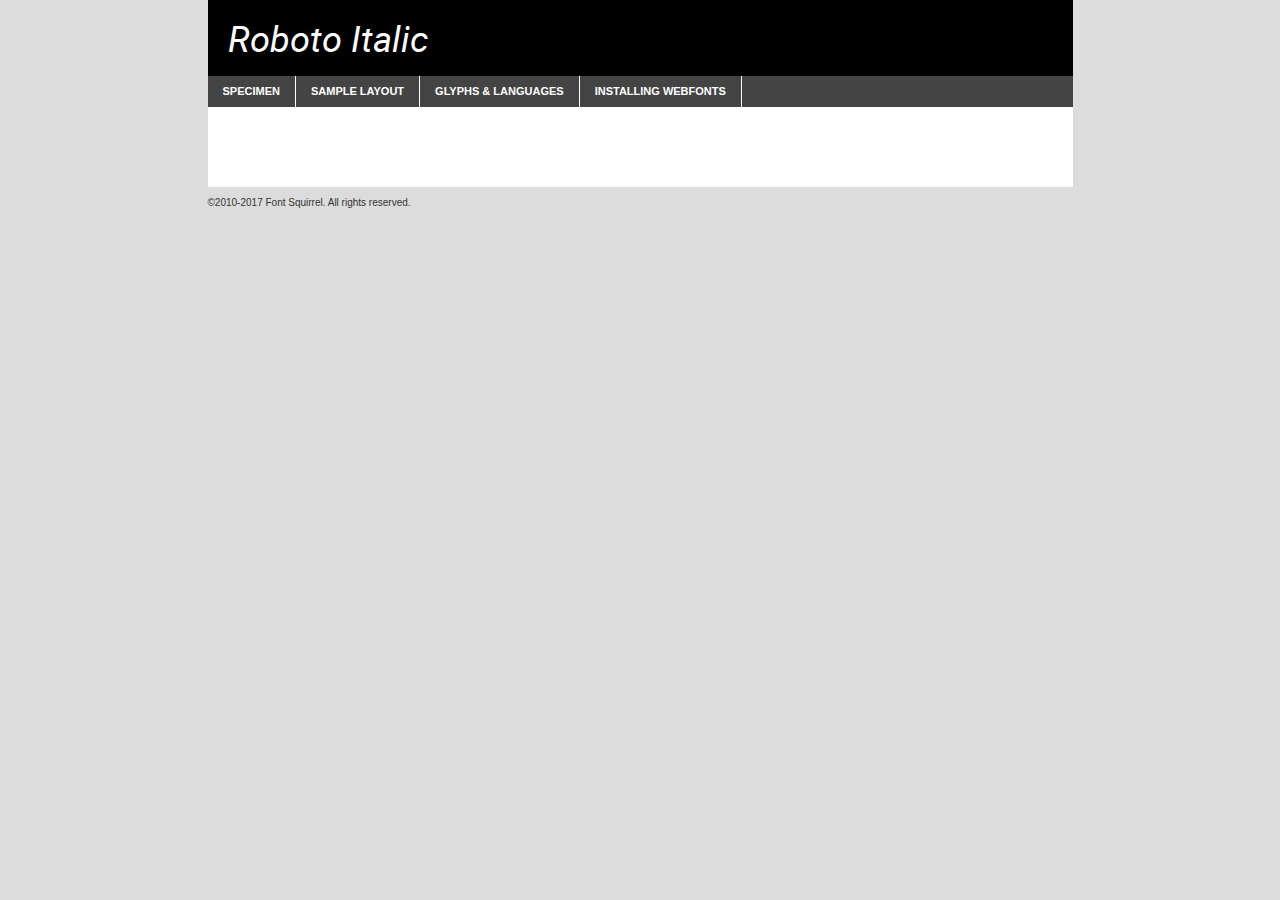
<file: src/hw11/src/fonts/roboto-italic-demo.html>
<!DOCTYPE html PUBLIC "-//W3C//DTD XHTML 1.0 Transitional//EN"
	"http://www.w3.org/TR/xhtml1/DTD/xhtml1-transitional.dtd">

<html xmlns="http://www.w3.org/1999/xhtml" xml:lang="en" lang="en">
<head>
	<meta http-equiv="Content-Type" content="text/html; charset=utf-8" />
	<script src="http://ajax.googleapis.com/ajax/libs/jquery/1.7.2/jquery.min.js" type="text/javascript" charset="utf-8"></script>
	<script type="text/javascript">
	(function($){$.fn.easyTabs=function(option){var param=jQuery.extend({fadeSpeed:"fast",defaultContent:1,activeClass:'active'},option);$(this).each(function(){var thisId="#"+this.id;if(param.defaultContent==''){param.defaultContent=1;}
	if(typeof param.defaultContent=="number")
	{var defaultTab=$(thisId+" .tabs li:eq("+(param.defaultContent-1)+") a").attr('href').substr(1);}else{var defaultTab=param.defaultContent;}
	$(thisId+" .tabs li a").each(function(){var tabToHide=$(this).attr('href').substr(1);$("#"+tabToHide).addClass('easytabs-tab-content');});hideAll();changeContent(defaultTab);function hideAll(){$(thisId+" .easytabs-tab-content").hide();}
	function changeContent(tabId){hideAll();$(thisId+" .tabs li").removeClass(param.activeClass);$(thisId+" .tabs li a[href=#"+tabId+"]").closest('li').addClass(param.activeClass);if(param.fadeSpeed!="none")
	{$(thisId+" #"+tabId).fadeIn(param.fadeSpeed);}else{$(thisId+" #"+tabId).show();}}
	$(thisId+" .tabs li").click(function(){var tabId=$(this).find('a').attr('href').substr(1);changeContent(tabId);return false;});});}})(jQuery);
	</script>
	<link rel="stylesheet" href="specimen_files/specimen_stylesheet.css" type="text/css" charset="utf-8" />
	<link rel="stylesheet" href="stylesheet.css" type="text/css" charset="utf-8" />

	<style type="text/css">
					body{
				font-family: 'robotoitalic';
							}
		</style>

	<title>Roboto Italic Specimen</title>
	
	
	<script type="text/javascript" charset="utf-8">
		$(document).ready(function() {
			$('#container').easyTabs({defaultContent:1});
		});
	</script>
</head>

<body>
<div id="container">
	<div id="header">
		Roboto Italic	</div>
	<ul class="tabs">
		<li><a href="#specimen">Specimen</a></li>
		<li><a href="#layout">Sample Layout</a></li>
				<li><a href="#glyphs">Glyphs &amp; Languages</a></li>
		<li><a href="#installing">Installing Webfonts</a></li>
		
	</ul>
	
	<div id="main_content">

		
			<div id="specimen">
		
				<div class="section">
					<div class="grid12 firstcol">
						<div class="huge">AaBb</div>
					</div>
				</div>
		
				<div class="section">
					<div class="glyph_range">A&#x200B;B&#x200b;C&#x200b;D&#x200b;E&#x200b;F&#x200b;G&#x200b;H&#x200b;I&#x200b;J&#x200b;K&#x200b;L&#x200b;M&#x200b;N&#x200b;O&#x200b;P&#x200b;Q&#x200b;R&#x200b;S&#x200b;T&#x200b;U&#x200b;V&#x200b;W&#x200b;X&#x200b;Y&#x200b;Z&#x200b;a&#x200b;b&#x200b;c&#x200b;d&#x200b;e&#x200b;f&#x200b;g&#x200b;h&#x200b;i&#x200b;j&#x200b;k&#x200b;l&#x200b;m&#x200b;n&#x200b;o&#x200b;p&#x200b;q&#x200b;r&#x200b;s&#x200b;t&#x200b;u&#x200b;v&#x200b;w&#x200b;x&#x200b;y&#x200b;z&#x200b;1&#x200b;2&#x200b;3&#x200b;4&#x200b;5&#x200b;6&#x200b;7&#x200b;8&#x200b;9&#x200b;0&#x200b;&amp;&#x200b;.&#x200b;,&#x200b;?&#x200b;!&#x200b;&#64;&#x200b;(&#x200b;)&#x200b;#&#x200b;$&#x200b;%&#x200b;*&#x200b;+&#x200b;-&#x200b;=&#x200b;:&#x200b;;</div>
				</div>
				<div class="section">
					<div class="grid12 firstcol">
						<table class="sample_table">
							<tr><td>10</td><td class="size10">abcdefghijklmnopqrstuvwxyzABCDEFGHIJKLMNOPQRSTUVWXYZ0123456789abcdefghijklmnopqrstuvwxyzABCDEFGHIJKLMNOPQRSTUVWXYZ0123456789abcdefghijklmnopqrstuvwxyzABCDEFGHIJKLMNOPQRSTUVWXYZ</td></tr>
							<tr><td>11</td><td class="size11">abcdefghijklmnopqrstuvwxyzABCDEFGHIJKLMNOPQRSTUVWXYZ0123456789abcdefghijklmnopqrstuvwxyzABCDEFGHIJKLMNOPQRSTUVWXYZ0123456789abcdefghijklmnopqrstuvwxyzABCDEFGHIJKLMNOPQRSTUVWXYZ</td></tr>
							<tr><td>12</td><td class="size12">abcdefghijklmnopqrstuvwxyzABCDEFGHIJKLMNOPQRSTUVWXYZ0123456789abcdefghijklmnopqrstuvwxyzABCDEFGHIJKLMNOPQRSTUVWXYZ0123456789abcdefghijklmnopqrstuvwxyzABCDEFGHIJKLMNOPQRSTUVWXYZ</td></tr>
							<tr><td>13</td><td class="size13">abcdefghijklmnopqrstuvwxyzABCDEFGHIJKLMNOPQRSTUVWXYZ0123456789abcdefghijklmnopqrstuvwxyzABCDEFGHIJKLMNOPQRSTUVWXYZ0123456789abcdefghijklmnopqrstuvwxyzABCDEFGHIJKLMNOPQRSTUVWXYZ</td></tr>
							<tr><td>14</td><td class="size14">abcdefghijklmnopqrstuvwxyzABCDEFGHIJKLMNOPQRSTUVWXYZ0123456789abcdefghijklmnopqrstuvwxyzABCDEFGHIJKLMNOPQRSTUVWXYZ0123456789abcdefghijklmnopqrstuvwxyzABCDEFGHIJKLMNOPQRSTUVWXYZ</td></tr>
							<tr><td>16</td><td class="size16">abcdefghijklmnopqrstuvwxyzABCDEFGHIJKLMNOPQRSTUVWXYZ0123456789abcdefghijklmnopqrstuvwxyzABCDEFGHIJKLMNOPQRSTUVWXYZ</td></tr>
							<tr><td>18</td><td class="size18">abcdefghijklmnopqrstuvwxyzABCDEFGHIJKLMNOPQRSTUVWXYZ0123456789abcdefghijklmnopqrstuvwxyzABCDEFGHIJKLMNOPQRSTUVWXYZ</td></tr>
							<tr><td>20</td><td class="size20">abcdefghijklmnopqrstuvwxyzABCDEFGHIJKLMNOPQRSTUVWXYZ0123456789abcdefghijklmnopqrstuvwxyzABCDEFGHIJKLMNOPQRSTUVWXYZ</td></tr>
							<tr><td>24</td><td class="size24">abcdefghijklmnopqrstuvwxyzABCDEFGHIJKLMNOPQRSTUVWXYZ0123456789abcdefghijklmnopqrstuvwxyzABCDEFGHIJKLMNOPQRSTUVWXYZ</td></tr>
							<tr><td>30</td><td class="size30">abcdefghijklmnopqrstuvwxyzABCDEFGHIJKLMNOPQRSTUVWXYZ0123456789abcdefghijklmnopqrstuvwxyzABCDEFGHIJKLMNOPQRSTUVWXYZ</td></tr>
							<tr><td>36</td><td class="size36">abcdefghijklmnopqrstuvwxyzABCDEFGHIJKLMNOPQRSTUVWXYZ0123456789abcdefghijklmnopqrstuvwxyzABCDEFGHIJKLMNOPQRSTUVWXYZ</td></tr>
							<tr><td>48</td><td class="size48">abcdefghijklmnopqrstuvwxyzABCDEFGHIJKLMNOPQRSTUVWXYZ0123456789abcdefghijklmnopqrstuvwxyzABCDEFGHIJKLMNOPQRSTUVWXYZ</td></tr>
							<tr><td>60</td><td class="size60">abcdefghijklmnopqrstuvwxyzABCDEFGHIJKLMNOPQRSTUVWXYZ0123456789abcdefghijklmnopqrstuvwxyzABCDEFGHIJKLMNOPQRSTUVWXYZ</td></tr>
							<tr><td>72</td><td class="size72">abcdefghijklmnopqrstuvwxyzABCDEFGHIJKLMNOPQRSTUVWXYZ0123456789abcdefghijklmnopqrstuvwxyzABCDEFGHIJKLMNOPQRSTUVWXYZ</td></tr>
							<tr><td>90</td><td class="size90">abcdefghijklmnopqrstuvwxyzABCDEFGHIJKLMNOPQRSTUVWXYZ0123456789abcdefghijklmnopqrstuvwxyzABCDEFGHIJKLMNOPQRSTUVWXYZ</td></tr>
						</table>
				
					</div>
			
				</div>
		
		
		
								<div class="section" id="bodycomparison">


										<div id="xheight">
				<div class="fontbody">&#x25FC;&#x25FC;&#x25FC;&#x25FC;&#x25FC;&#x25FC;&#x25FC;&#x25FC;&#x25FC;&#x25FC;&#x25FC;&#x25FC;&#x25FC;&#x25FC;&#x25FC;&#x25FC;&#x25FC;&#x25FC;&#x25FC;&#x25FC;&#x25FC;&#x25FC;&#x25FC;&#x25FC;&#x25FC;&#x25FC;&#x25FC;&#x25FC;&#x25FC;&#x25FC;&#x25FC;&#x25FC;&#x25FC;&#x25FC;&#x25FC;&#x25FC;&#x25FC;&#x25FC;&#x25FC;&#x25FC;&#x25FC;&#x25FC;&#x25FC;&#x25FC;&#x25FC;&#x25FC;&#x25FC;&#x25FC;&#x25FC;&#x25FC;&#x25FC;&#x25FC;&#x25FC;&#x25FC;&#x25FC;&#x25FC;&#x25FC;&#x25FC;&#x25FC;&#x25FC;&#x25FC;&#x25FC;&#x25FC;&#x25FC;&#x25FC;&#x25FC;&#x25FC;&#x25FC;&#x25FC;&#x25FC;&#x25FC;&#x25FC;&#x25FC;&#x25FC;&#x25FC;&#x25FC;&#x25FC;&#x25FC;&#x25FC;&#x25FC;&#x25FC;&#x25FC;&#x25FC;&#x25FC;&#x25FC;&#x25FC;&#x25FC;&#x25FC;&#x25FC;&#x25FC;&#x25FC;&#x25FC;&#x25FC;&#x25FC;&#x25FC;&#x25FC;&#x25FC;&#x25FC;&#x25FC;body</div><div class="arialbody">body</div><div class="verdanabody">body</div><div class="georgiabody">body</div></div>
										<div class="fontbody" style="z-index:1">
											body<span>Roboto Italic</span>
										</div>
										<div class="arialbody" style="z-index:1">
											body<span>Arial</span>
										</div>
										<div class="verdanabody" style="z-index:1">
											body<span>Verdana</span>
										</div>
										<div class="georgiabody" style="z-index:1">
											body<span>Georgia</span>
										</div>



								</div>
		
		
				<div class="section psample psample_row1" id="">
					
					<div class="grid2 firstcol">
						<p class="size10"><span>10.</span>Aenean lacinia bibendum nulla sed consectetur. Fusce dapibus, tellus ac cursus commodo, tortor mauris condimentum nibh, ut fermentum massa justo sit amet risus. Nullam id dolor id nibh ultricies vehicula ut id elit. Cum sociis natoque penatibus et magnis dis parturient montes, nascetur ridiculus mus. Nulla vitae elit libero, a pharetra augue.</p>
			
					</div>
					<div class="grid3">
						<p class="size11"><span>11.</span>Aenean lacinia bibendum nulla sed consectetur. Fusce dapibus, tellus ac cursus commodo, tortor mauris condimentum nibh, ut fermentum massa justo sit amet risus. Nullam id dolor id nibh ultricies vehicula ut id elit. Cum sociis natoque penatibus et magnis dis parturient montes, nascetur ridiculus mus. Nulla vitae elit libero, a pharetra augue.</p>
			
					</div>
					<div class="grid3">
						<p class="size12"><span>12.</span>Aenean lacinia bibendum nulla sed consectetur. Fusce dapibus, tellus ac cursus commodo, tortor mauris condimentum nibh, ut fermentum massa justo sit amet risus. Nullam id dolor id nibh ultricies vehicula ut id elit. Cum sociis natoque penatibus et magnis dis parturient montes, nascetur ridiculus mus. Nulla vitae elit libero, a pharetra augue.</p>
			
					</div>
					<div class="grid4">
						<p class="size13"><span>13.</span>Aenean lacinia bibendum nulla sed consectetur. Fusce dapibus, tellus ac cursus commodo, tortor mauris condimentum nibh, ut fermentum massa justo sit amet risus. Nullam id dolor id nibh ultricies vehicula ut id elit. Cum sociis natoque penatibus et magnis dis parturient montes, nascetur ridiculus mus. Nulla vitae elit libero, a pharetra augue.</p>
			
					</div>
					<div class="white_blend"></div>
					
				</div>
				<div class="section psample psample_row2" id="">
					<div class="grid3 firstcol">
						<p class="size14"><span>14.</span>Aenean lacinia bibendum nulla sed consectetur. Fusce dapibus, tellus ac cursus commodo, tortor mauris condimentum nibh, ut fermentum massa justo sit amet risus. Nullam id dolor id nibh ultricies vehicula ut id elit. Cum sociis natoque penatibus et magnis dis parturient montes, nascetur ridiculus mus. Nulla vitae elit libero, a pharetra augue.</p>
			
					</div>
					<div class="grid4">
						<p class="size16"><span>16.</span>Aenean lacinia bibendum nulla sed consectetur. Fusce dapibus, tellus ac cursus commodo, tortor mauris condimentum nibh, ut fermentum massa justo sit amet risus. Nullam id dolor id nibh ultricies vehicula ut id elit. Cum sociis natoque penatibus et magnis dis parturient montes, nascetur ridiculus mus. Nulla vitae elit libero, a pharetra augue.</p>
			
					</div>
					<div class="grid5">
						<p class="size18"><span>18.</span>Aenean lacinia bibendum nulla sed consectetur. Fusce dapibus, tellus ac cursus commodo, tortor mauris condimentum nibh, ut fermentum massa justo sit amet risus. Nullam id dolor id nibh ultricies vehicula ut id elit. Cum sociis natoque penatibus et magnis dis parturient montes, nascetur ridiculus mus. Nulla vitae elit libero, a pharetra augue.</p>
			
					</div>

					<div class="white_blend"></div>

				</div>
				
				<div class="section psample psample_row3" id="">
					<div class="grid5 firstcol">
						<p class="size20"><span>20.</span>Aenean lacinia bibendum nulla sed consectetur. Fusce dapibus, tellus ac cursus commodo, tortor mauris condimentum nibh, ut fermentum massa justo sit amet risus. Nullam id dolor id nibh ultricies vehicula ut id elit. Cum sociis natoque penatibus et magnis dis parturient montes, nascetur ridiculus mus. Nulla vitae elit libero, a pharetra augue.</p>
					</div>
					<div class="grid7">
						<p class="size24"><span>24.</span>Aenean lacinia bibendum nulla sed consectetur. Fusce dapibus, tellus ac cursus commodo, tortor mauris condimentum nibh, ut fermentum massa justo sit amet risus. Nullam id dolor id nibh ultricies vehicula ut id elit. Cum sociis natoque penatibus et magnis dis parturient montes, nascetur ridiculus mus. Nulla vitae elit libero, a pharetra augue.</p>
					</div>
					
					<div class="white_blend"></div>
					
				</div>
				
				<div class="section psample psample_row4" id="">
					<div class="grid12 firstcol">
						<p class="size30"><span>30.</span>Aenean lacinia bibendum nulla sed consectetur. Fusce dapibus, tellus ac cursus commodo, tortor mauris condimentum nibh, ut fermentum massa justo sit amet risus. Nullam id dolor id nibh ultricies vehicula ut id elit. Cum sociis natoque penatibus et magnis dis parturient montes, nascetur ridiculus mus. Nulla vitae elit libero, a pharetra augue.</p>
					</div>
					<div class="white_blend"></div>
					
				</div>
				
				
				
				<div class="section psample psample_row1 fullreverse">
					<div class="grid2 firstcol">
						<p class="size10"><span>10.</span>Aenean lacinia bibendum nulla sed consectetur. Fusce dapibus, tellus ac cursus commodo, tortor mauris condimentum nibh, ut fermentum massa justo sit amet risus. Nullam id dolor id nibh ultricies vehicula ut id elit. Cum sociis natoque penatibus et magnis dis parturient montes, nascetur ridiculus mus. Nulla vitae elit libero, a pharetra augue.</p>
			
					</div>
					<div class="grid3">
						<p class="size11"><span>11.</span>Aenean lacinia bibendum nulla sed consectetur. Fusce dapibus, tellus ac cursus commodo, tortor mauris condimentum nibh, ut fermentum massa justo sit amet risus. Nullam id dolor id nibh ultricies vehicula ut id elit. Cum sociis natoque penatibus et magnis dis parturient montes, nascetur ridiculus mus. Nulla vitae elit libero, a pharetra augue.</p>
			
					</div>
					<div class="grid3">
						<p class="size12"><span>12.</span>Aenean lacinia bibendum nulla sed consectetur. Fusce dapibus, tellus ac cursus commodo, tortor mauris condimentum nibh, ut fermentum massa justo sit amet risus. Nullam id dolor id nibh ultricies vehicula ut id elit. Cum sociis natoque penatibus et magnis dis parturient montes, nascetur ridiculus mus. Nulla vitae elit libero, a pharetra augue.</p>
			
					</div>
					<div class="grid4">
						<p class="size13"><span>13.</span>Aenean lacinia bibendum nulla sed consectetur. Fusce dapibus, tellus ac cursus commodo, tortor mauris condimentum nibh, ut fermentum massa justo sit amet risus. Nullam id dolor id nibh ultricies vehicula ut id elit. Cum sociis natoque penatibus et magnis dis parturient montes, nascetur ridiculus mus. Nulla vitae elit libero, a pharetra augue.</p>
			
					</div>
					<div class="black_blend"></div>
					
				</div>
				
				<div class="section psample psample_row2 fullreverse">
					<div class="grid3 firstcol">
						<p class="size14"><span>14.</span>Aenean lacinia bibendum nulla sed consectetur. Fusce dapibus, tellus ac cursus commodo, tortor mauris condimentum nibh, ut fermentum massa justo sit amet risus. Nullam id dolor id nibh ultricies vehicula ut id elit. Cum sociis natoque penatibus et magnis dis parturient montes, nascetur ridiculus mus. Nulla vitae elit libero, a pharetra augue.</p>
			
					</div>
					<div class="grid4">
						<p class="size16"><span>16.</span>Aenean lacinia bibendum nulla sed consectetur. Fusce dapibus, tellus ac cursus commodo, tortor mauris condimentum nibh, ut fermentum massa justo sit amet risus. Nullam id dolor id nibh ultricies vehicula ut id elit. Cum sociis natoque penatibus et magnis dis parturient montes, nascetur ridiculus mus. Nulla vitae elit libero, a pharetra augue.</p>
			
					</div>
					<div class="grid5">
						<p class="size18"><span>18.</span>Aenean lacinia bibendum nulla sed consectetur. Fusce dapibus, tellus ac cursus commodo, tortor mauris condimentum nibh, ut fermentum massa justo sit amet risus. Nullam id dolor id nibh ultricies vehicula ut id elit. Cum sociis natoque penatibus et magnis dis parturient montes, nascetur ridiculus mus. Nulla vitae elit libero, a pharetra augue.</p>
			
					</div>
					<div class="black_blend"></div>

				</div>
				
				<div class="section psample fullreverse psample_row3" id="">
					<div class="grid5 firstcol">
						<p class="size20"><span>20.</span>Aenean lacinia bibendum nulla sed consectetur. Fusce dapibus, tellus ac cursus commodo, tortor mauris condimentum nibh, ut fermentum massa justo sit amet risus. Nullam id dolor id nibh ultricies vehicula ut id elit. Cum sociis natoque penatibus et magnis dis parturient montes, nascetur ridiculus mus. Nulla vitae elit libero, a pharetra augue.</p>
					</div>
					<div class="grid7">
						<p class="size24"><span>24.</span>Aenean lacinia bibendum nulla sed consectetur. Fusce dapibus, tellus ac cursus commodo, tortor mauris condimentum nibh, ut fermentum massa justo sit amet risus. Nullam id dolor id nibh ultricies vehicula ut id elit. Cum sociis natoque penatibus et magnis dis parturient montes, nascetur ridiculus mus. Nulla vitae elit libero, a pharetra augue.</p>
					</div>
					
					<div class="black_blend"></div>
					
				</div>
				
				<div class="section psample fullreverse psample_row4" id="" style="border-bottom: 20px #000 solid;">
					<div class="grid12 firstcol">
						<p class="size30"><span>30.</span>Aenean lacinia bibendum nulla sed consectetur. Fusce dapibus, tellus ac cursus commodo, tortor mauris condimentum nibh, ut fermentum massa justo sit amet risus. Nullam id dolor id nibh ultricies vehicula ut id elit. Cum sociis natoque penatibus et magnis dis parturient montes, nascetur ridiculus mus. Nulla vitae elit libero, a pharetra augue.</p>
					</div>
					<div class="black_blend"></div>
					
				</div>
				
				
				
				
			</div>
			
			<div id="layout">
				
				<div class="section">
					
					<div class="grid12 firstcol">
						<h1>Lorem Ipsum Dolor</h1>
						<h2>Etiam porta sem malesuada magna mollis euismod</h2>
						
						<p class="byline">By <a href="#link">Aenean Lacinia</a></p>
					</div>
				</div>
				<div class="section">
					<div class="grid8 firstcol">
						<p class="large">Donec sed odio dui. Morbi leo risus, porta ac consectetur ac, vestibulum at eros. Fusce dapibus, tellus ac cursus commodo, tortor mauris condimentum nibh, ut fermentum massa justo sit amet risus. </p>

						
						<h3>Pellentesque ornare sem</h3>

						<p>Maecenas sed diam eget risus varius blandit sit amet non magna. Maecenas faucibus mollis interdum. Donec ullamcorper nulla non metus auctor fringilla. Nullam id dolor id nibh ultricies vehicula ut id elit. Nullam id dolor id nibh ultricies vehicula ut id elit. </p>

						<p>Aenean eu leo quam. Pellentesque ornare sem lacinia quam venenatis vestibulum. Lorem ipsum dolor sit amet, consectetur adipiscing elit. Cum sociis natoque penatibus et magnis dis parturient montes, nascetur ridiculus mus. </p>

						<p>Nulla vitae elit libero, a pharetra augue. Praesent commodo cursus magna, vel scelerisque nisl consectetur et. Aenean lacinia bibendum nulla sed consectetur. </p>

						<p>Nullam quis risus eget urna mollis ornare vel eu leo. Nullam quis risus eget urna mollis ornare vel eu leo. Maecenas sed diam eget risus varius blandit sit amet non magna. Donec ullamcorper nulla non metus auctor fringilla. </p>

						<h3>Cras mattis consectetur</h3>

						<p>Aenean eu leo quam. Pellentesque ornare sem lacinia quam venenatis vestibulum. Aenean lacinia bibendum nulla sed consectetur. Integer posuere erat a ante venenatis dapibus posuere velit aliquet. Cras mattis consectetur purus sit amet fermentum. </p>

						<p>Nullam id dolor id nibh ultricies vehicula ut id elit. Nullam quis risus eget urna mollis ornare vel eu leo. Cras mattis consectetur purus sit amet fermentum.</p>
					</div>
					
					<div class="grid4 sidebar">
						
						<div class="box reverse">
							<p class="last">Nullam quis risus eget urna mollis ornare vel eu leo. Donec ullamcorper nulla non metus auctor fringilla. Cras mattis consectetur purus sit amet fermentum. Sed posuere consectetur est at lobortis. Lorem ipsum dolor sit amet, consectetur adipiscing elit. </p>
						</div>
						
						<p class="caption">Maecenas sed diam eget risus varius.</p>

						<p>Vestibulum id ligula porta felis euismod semper. Integer posuere erat a ante venenatis dapibus posuere velit aliquet. Vestibulum id ligula porta felis euismod semper. Sed posuere consectetur est at lobortis. Maecenas sed diam eget risus varius blandit sit amet non magna. Fusce dapibus, tellus ac cursus commodo, tortor mauris condimentum nibh, ut fermentum massa justo sit amet risus. </p>

					

						<p>Duis mollis, est non commodo luctus, nisi erat porttitor ligula, eget lacinia odio sem nec elit. Aenean lacinia bibendum nulla sed consectetur. Vivamus sagittis lacus vel augue laoreet rutrum faucibus dolor auctor. Aenean lacinia bibendum nulla sed consectetur. Nullam quis risus eget urna mollis ornare vel eu leo. </p>

						<p>Praesent commodo cursus magna, vel scelerisque nisl consectetur et. Donec ullamcorper nulla non metus auctor fringilla. Maecenas faucibus mollis interdum. Fusce dapibus, tellus ac cursus commodo, tortor mauris condimentum nibh, ut fermentum massa justo sit amet risus. </p>

					</div>
				</div>
				
			</div>


			



		<div id="glyphs">
			<div class="section">
				<div class="grid12 firstcol">
			
				<h1>Language Support</h1>
				<p>The subset of Roboto Italic in this kit supports the following languages:<br />
			
					Albanian, Basque, Breton, Chamorro, Danish, Dutch, English, Faroese, Finnish, French, Frisian, Galician, German, Icelandic, Italian, Malagasy, Norwegian, Portuguese, Spanish, Alsatian, Aragonese, Arapaho, Arrernte, Asturian, Aymara, Bislama, Cebuano, Corsican, Fijian, French_creole, Genoese, Gilbertese, Greenlandic, Haitian_creole, Hiligaynon, Hmong, Hopi, Ibanag, Iloko_ilokano, Indonesian, Interglossa_glosa, Interlingua, Irish_gaelic, Jerriais, Lojban, Lombard, Luxembourgeois, Manx, Mohawk, Norfolk_pitcairnese, Occitan, Oromo, Pangasinan, Papiamento, Piedmontese, Potawatomi, Rhaeto-romance, Romansh, Rotokas, Sami_lule, Samoan, Sardinian, Scots_gaelic, Seychelles_creole, Shona, Sicilian, Somali, Southern_ndebele, Swahili, Swati_swazi, Tagalog_filipino_pilipino, Tetum, Tok_pisin, Uyghur_latinized, Volapuk, Walloon, Warlpiri, Xhosa, Yapese, Zulu, Latinbasic, Ubasic, Demo				</p>
				<h1>Glyph Chart</h1>
				<p>The subset of Roboto Italic in this kit includes all the glyphs listed below. Unicode entities are included above each glyph to help you insert individual characters into your layout.</p>
				<div id="glyph_chart">
			
																														 <div><p>&amp;#2;</p>&#2;</div>
																				 <div><p>&amp;#13;</p>&#13;</div>
																				 <div><p>&amp;#32;</p>&#32;</div>
																				 <div><p>&amp;#33;</p>&#33;</div>
																				 <div><p>&amp;#34;</p>&#34;</div>
																				 <div><p>&amp;#35;</p>&#35;</div>
																				 <div><p>&amp;#36;</p>&#36;</div>
																				 <div><p>&amp;#37;</p>&#37;</div>
																				 <div><p>&amp;#38;</p>&#38;</div>
																				 <div><p>&amp;#39;</p>&#39;</div>
																				 <div><p>&amp;#40;</p>&#40;</div>
																				 <div><p>&amp;#41;</p>&#41;</div>
																				 <div><p>&amp;#42;</p>&#42;</div>
																				 <div><p>&amp;#43;</p>&#43;</div>
																				 <div><p>&amp;#44;</p>&#44;</div>
																				 <div><p>&amp;#45;</p>&#45;</div>
																				 <div><p>&amp;#46;</p>&#46;</div>
																				 <div><p>&amp;#47;</p>&#47;</div>
																				 <div><p>&amp;#48;</p>&#48;</div>
																				 <div><p>&amp;#49;</p>&#49;</div>
																				 <div><p>&amp;#50;</p>&#50;</div>
																				 <div><p>&amp;#51;</p>&#51;</div>
																				 <div><p>&amp;#52;</p>&#52;</div>
																				 <div><p>&amp;#53;</p>&#53;</div>
																				 <div><p>&amp;#54;</p>&#54;</div>
																				 <div><p>&amp;#55;</p>&#55;</div>
																				 <div><p>&amp;#56;</p>&#56;</div>
																				 <div><p>&amp;#57;</p>&#57;</div>
																				 <div><p>&amp;#58;</p>&#58;</div>
																				 <div><p>&amp;#59;</p>&#59;</div>
																				 <div><p>&amp;#60;</p>&#60;</div>
																				 <div><p>&amp;#61;</p>&#61;</div>
																				 <div><p>&amp;#62;</p>&#62;</div>
																				 <div><p>&amp;#63;</p>&#63;</div>
																				 <div><p>&amp;#64;</p>&#64;</div>
																				 <div><p>&amp;#65;</p>&#65;</div>
																				 <div><p>&amp;#66;</p>&#66;</div>
																				 <div><p>&amp;#67;</p>&#67;</div>
																				 <div><p>&amp;#68;</p>&#68;</div>
																				 <div><p>&amp;#69;</p>&#69;</div>
																				 <div><p>&amp;#70;</p>&#70;</div>
																				 <div><p>&amp;#71;</p>&#71;</div>
																				 <div><p>&amp;#72;</p>&#72;</div>
																				 <div><p>&amp;#73;</p>&#73;</div>
																				 <div><p>&amp;#74;</p>&#74;</div>
																				 <div><p>&amp;#75;</p>&#75;</div>
																				 <div><p>&amp;#76;</p>&#76;</div>
																				 <div><p>&amp;#77;</p>&#77;</div>
																				 <div><p>&amp;#78;</p>&#78;</div>
																				 <div><p>&amp;#79;</p>&#79;</div>
																				 <div><p>&amp;#80;</p>&#80;</div>
																				 <div><p>&amp;#81;</p>&#81;</div>
																				 <div><p>&amp;#82;</p>&#82;</div>
																				 <div><p>&amp;#83;</p>&#83;</div>
																				 <div><p>&amp;#84;</p>&#84;</div>
																				 <div><p>&amp;#85;</p>&#85;</div>
																				 <div><p>&amp;#86;</p>&#86;</div>
																				 <div><p>&amp;#87;</p>&#87;</div>
																				 <div><p>&amp;#88;</p>&#88;</div>
																				 <div><p>&amp;#89;</p>&#89;</div>
																				 <div><p>&amp;#90;</p>&#90;</div>
																				 <div><p>&amp;#91;</p>&#91;</div>
																				 <div><p>&amp;#92;</p>&#92;</div>
																				 <div><p>&amp;#93;</p>&#93;</div>
																				 <div><p>&amp;#94;</p>&#94;</div>
																				 <div><p>&amp;#95;</p>&#95;</div>
																				 <div><p>&amp;#96;</p>&#96;</div>
																				 <div><p>&amp;#97;</p>&#97;</div>
																				 <div><p>&amp;#98;</p>&#98;</div>
																				 <div><p>&amp;#99;</p>&#99;</div>
																				 <div><p>&amp;#100;</p>&#100;</div>
																				 <div><p>&amp;#101;</p>&#101;</div>
																				 <div><p>&amp;#102;</p>&#102;</div>
																				 <div><p>&amp;#103;</p>&#103;</div>
																				 <div><p>&amp;#104;</p>&#104;</div>
																				 <div><p>&amp;#105;</p>&#105;</div>
																				 <div><p>&amp;#106;</p>&#106;</div>
																				 <div><p>&amp;#107;</p>&#107;</div>
																				 <div><p>&amp;#108;</p>&#108;</div>
																				 <div><p>&amp;#109;</p>&#109;</div>
																				 <div><p>&amp;#110;</p>&#110;</div>
																				 <div><p>&amp;#111;</p>&#111;</div>
																				 <div><p>&amp;#112;</p>&#112;</div>
																				 <div><p>&amp;#113;</p>&#113;</div>
																				 <div><p>&amp;#114;</p>&#114;</div>
																				 <div><p>&amp;#115;</p>&#115;</div>
																				 <div><p>&amp;#116;</p>&#116;</div>
																				 <div><p>&amp;#117;</p>&#117;</div>
																				 <div><p>&amp;#118;</p>&#118;</div>
																				 <div><p>&amp;#119;</p>&#119;</div>
																				 <div><p>&amp;#120;</p>&#120;</div>
																				 <div><p>&amp;#121;</p>&#121;</div>
																				 <div><p>&amp;#122;</p>&#122;</div>
																				 <div><p>&amp;#123;</p>&#123;</div>
																				 <div><p>&amp;#124;</p>&#124;</div>
																				 <div><p>&amp;#125;</p>&#125;</div>
																				 <div><p>&amp;#126;</p>&#126;</div>
																				 <div><p>&amp;#160;</p>&#160;</div>
																				 <div><p>&amp;#161;</p>&#161;</div>
																				 <div><p>&amp;#162;</p>&#162;</div>
																				 <div><p>&amp;#163;</p>&#163;</div>
																				 <div><p>&amp;#164;</p>&#164;</div>
																				 <div><p>&amp;#165;</p>&#165;</div>
																				 <div><p>&amp;#166;</p>&#166;</div>
																				 <div><p>&amp;#167;</p>&#167;</div>
																				 <div><p>&amp;#168;</p>&#168;</div>
																				 <div><p>&amp;#169;</p>&#169;</div>
																				 <div><p>&amp;#170;</p>&#170;</div>
																				 <div><p>&amp;#171;</p>&#171;</div>
																				 <div><p>&amp;#172;</p>&#172;</div>
																				 <div><p>&amp;#173;</p>&#173;</div>
																				 <div><p>&amp;#174;</p>&#174;</div>
																				 <div><p>&amp;#175;</p>&#175;</div>
																				 <div><p>&amp;#176;</p>&#176;</div>
																				 <div><p>&amp;#177;</p>&#177;</div>
																				 <div><p>&amp;#178;</p>&#178;</div>
																				 <div><p>&amp;#179;</p>&#179;</div>
																				 <div><p>&amp;#180;</p>&#180;</div>
																				 <div><p>&amp;#181;</p>&#181;</div>
																				 <div><p>&amp;#182;</p>&#182;</div>
																				 <div><p>&amp;#183;</p>&#183;</div>
																				 <div><p>&amp;#184;</p>&#184;</div>
																				 <div><p>&amp;#185;</p>&#185;</div>
																				 <div><p>&amp;#186;</p>&#186;</div>
																				 <div><p>&amp;#187;</p>&#187;</div>
																				 <div><p>&amp;#188;</p>&#188;</div>
																				 <div><p>&amp;#189;</p>&#189;</div>
																				 <div><p>&amp;#190;</p>&#190;</div>
																				 <div><p>&amp;#191;</p>&#191;</div>
																				 <div><p>&amp;#192;</p>&#192;</div>
																				 <div><p>&amp;#193;</p>&#193;</div>
																				 <div><p>&amp;#194;</p>&#194;</div>
																				 <div><p>&amp;#195;</p>&#195;</div>
																				 <div><p>&amp;#196;</p>&#196;</div>
																				 <div><p>&amp;#197;</p>&#197;</div>
																				 <div><p>&amp;#198;</p>&#198;</div>
																				 <div><p>&amp;#199;</p>&#199;</div>
																				 <div><p>&amp;#200;</p>&#200;</div>
																				 <div><p>&amp;#201;</p>&#201;</div>
																				 <div><p>&amp;#202;</p>&#202;</div>
																				 <div><p>&amp;#203;</p>&#203;</div>
																				 <div><p>&amp;#204;</p>&#204;</div>
																				 <div><p>&amp;#205;</p>&#205;</div>
																				 <div><p>&amp;#206;</p>&#206;</div>
																				 <div><p>&amp;#207;</p>&#207;</div>
																				 <div><p>&amp;#208;</p>&#208;</div>
																				 <div><p>&amp;#209;</p>&#209;</div>
																				 <div><p>&amp;#210;</p>&#210;</div>
																				 <div><p>&amp;#211;</p>&#211;</div>
																				 <div><p>&amp;#212;</p>&#212;</div>
																				 <div><p>&amp;#213;</p>&#213;</div>
																				 <div><p>&amp;#214;</p>&#214;</div>
																				 <div><p>&amp;#215;</p>&#215;</div>
																				 <div><p>&amp;#216;</p>&#216;</div>
																				 <div><p>&amp;#217;</p>&#217;</div>
																				 <div><p>&amp;#218;</p>&#218;</div>
																				 <div><p>&amp;#219;</p>&#219;</div>
																				 <div><p>&amp;#220;</p>&#220;</div>
																				 <div><p>&amp;#221;</p>&#221;</div>
																				 <div><p>&amp;#222;</p>&#222;</div>
																				 <div><p>&amp;#223;</p>&#223;</div>
																				 <div><p>&amp;#224;</p>&#224;</div>
																				 <div><p>&amp;#225;</p>&#225;</div>
																				 <div><p>&amp;#226;</p>&#226;</div>
																				 <div><p>&amp;#227;</p>&#227;</div>
																				 <div><p>&amp;#228;</p>&#228;</div>
																				 <div><p>&amp;#229;</p>&#229;</div>
																				 <div><p>&amp;#230;</p>&#230;</div>
																				 <div><p>&amp;#231;</p>&#231;</div>
																				 <div><p>&amp;#232;</p>&#232;</div>
																				 <div><p>&amp;#233;</p>&#233;</div>
																				 <div><p>&amp;#234;</p>&#234;</div>
																				 <div><p>&amp;#235;</p>&#235;</div>
																				 <div><p>&amp;#236;</p>&#236;</div>
																				 <div><p>&amp;#237;</p>&#237;</div>
																				 <div><p>&amp;#238;</p>&#238;</div>
																				 <div><p>&amp;#239;</p>&#239;</div>
																				 <div><p>&amp;#240;</p>&#240;</div>
																				 <div><p>&amp;#241;</p>&#241;</div>
																				 <div><p>&amp;#242;</p>&#242;</div>
																				 <div><p>&amp;#243;</p>&#243;</div>
																				 <div><p>&amp;#244;</p>&#244;</div>
																				 <div><p>&amp;#245;</p>&#245;</div>
																				 <div><p>&amp;#246;</p>&#246;</div>
																				 <div><p>&amp;#247;</p>&#247;</div>
																				 <div><p>&amp;#248;</p>&#248;</div>
																				 <div><p>&amp;#249;</p>&#249;</div>
																				 <div><p>&amp;#250;</p>&#250;</div>
																				 <div><p>&amp;#251;</p>&#251;</div>
																				 <div><p>&amp;#252;</p>&#252;</div>
																				 <div><p>&amp;#253;</p>&#253;</div>
																				 <div><p>&amp;#254;</p>&#254;</div>
																				 <div><p>&amp;#255;</p>&#255;</div>
																				 <div><p>&amp;#338;</p>&#338;</div>
																				 <div><p>&amp;#339;</p>&#339;</div>
																				 <div><p>&amp;#376;</p>&#376;</div>
																				 <div><p>&amp;#710;</p>&#710;</div>
																				 <div><p>&amp;#732;</p>&#732;</div>
																				 <div><p>&amp;#8192;</p>&#8192;</div>
																				 <div><p>&amp;#8193;</p>&#8193;</div>
																				 <div><p>&amp;#8194;</p>&#8194;</div>
																				 <div><p>&amp;#8195;</p>&#8195;</div>
																				 <div><p>&amp;#8196;</p>&#8196;</div>
																				 <div><p>&amp;#8197;</p>&#8197;</div>
																				 <div><p>&amp;#8198;</p>&#8198;</div>
																				 <div><p>&amp;#8199;</p>&#8199;</div>
																				 <div><p>&amp;#8200;</p>&#8200;</div>
																				 <div><p>&amp;#8201;</p>&#8201;</div>
																				 <div><p>&amp;#8202;</p>&#8202;</div>
																				 <div><p>&amp;#8208;</p>&#8208;</div>
																				 <div><p>&amp;#8209;</p>&#8209;</div>
																				 <div><p>&amp;#8210;</p>&#8210;</div>
																				 <div><p>&amp;#8211;</p>&#8211;</div>
																				 <div><p>&amp;#8212;</p>&#8212;</div>
																				 <div><p>&amp;#8216;</p>&#8216;</div>
																				 <div><p>&amp;#8217;</p>&#8217;</div>
																				 <div><p>&amp;#8218;</p>&#8218;</div>
																				 <div><p>&amp;#8220;</p>&#8220;</div>
																				 <div><p>&amp;#8221;</p>&#8221;</div>
																				 <div><p>&amp;#8222;</p>&#8222;</div>
																				 <div><p>&amp;#8226;</p>&#8226;</div>
																				 <div><p>&amp;#8230;</p>&#8230;</div>
																				 <div><p>&amp;#8239;</p>&#8239;</div>
																				 <div><p>&amp;#8249;</p>&#8249;</div>
																				 <div><p>&amp;#8250;</p>&#8250;</div>
																				 <div><p>&amp;#8287;</p>&#8287;</div>
																				 <div><p>&amp;#8364;</p>&#8364;</div>
																				 <div><p>&amp;#8482;</p>&#8482;</div>
																				 <div><p>&amp;#9724;</p>&#9724;</div>
																				 <div><p>&amp;#64257;</p>&#64257;</div>
																				 <div><p>&amp;#64258;</p>&#64258;</div>
																				 <div><p>&amp;#64259;</p>&#64259;</div>
																				 <div><p>&amp;#64260;</p>&#64260;</div>
																												</div>	
				</div>
		
		
			</div>
		</div>
		
		
		<div id="specs">
			
		</div>
	
		<div id="installing">
			<div class="section">
				<div class="grid7 firstcol">
					<h1>Installing Webfonts</h1>
					
					<p>Webfonts are supported by all major browser platforms but not all in the same way. There are currently four different font formats that must be included in order to target all browsers. This includes TTF, WOFF, EOT and SVG.</p>
					
					<h2>1. Upload your webfonts</h2>
					<p>You must upload your webfont kit to your website. They should be in or near the same directory as your CSS files.</p>
					
					<h2>2. Include the webfont stylesheet</h2>
					<p>A special CSS @font-face declaration helps the various browsers select the appropriate font it needs without causing you a bunch of headaches. Learn more about this syntax by reading the <a href="https://www.fontspring.com/blog/further-hardening-of-the-bulletproof-syntax">Fontspring blog post</a> about it. The code for it is as follows:</p>


<code>
@font-face{ 
	font-family: 'MyWebFont';
	src: url('WebFont.eot');
	src: url('WebFont.eot?#iefix') format('embedded-opentype'),
	     url('WebFont.woff') format('woff'),
	     url('WebFont.ttf') format('truetype'),
	     url('WebFont.svg#webfont') format('svg');
}
</code>

	<p>We've already gone ahead and generated the code for you. All you have to do is link to the stylesheet in your HTML, like this:</p>
	<code>&lt;link rel=&quot;stylesheet&quot; href=&quot;stylesheet.css&quot; type=&quot;text/css&quot; charset=&quot;utf-8&quot; /&gt;</code>

					<h2>3. Modify your own stylesheet</h2>
					<p>To take advantage of your new fonts, you must tell your stylesheet to use them. Look at the original @font-face declaration above and find the property called "font-family." The name linked there will be what you use to reference the font. Prepend that webfont name to the font stack in the "font-family" property, inside the selector you want to change. For example:</p>
<code>p { font-family: 'WebFont', Arial, sans-serif; }</code>

<h2>4. Test</h2>
<p>Getting webfonts to work cross-browser <em>can</em> be tricky. Use the information in the sidebar to help you if you find that fonts aren't loading in a particular browser.</p>
				</div>
				
				<div class="grid5 sidebar">
					<div class="box">
						<h2>Troubleshooting<br />Font-Face Problems</h2>
						<p>Having trouble getting your webfonts to load in your new website? Here are some tips to sort out what might be the problem.</p>

						<h3>Fonts not showing in any browser</h3>

						<p>This sounds like you need to work on the plumbing. You either did not upload the fonts to the correct directory, or you did not link the fonts properly in the CSS. If you've confirmed that all this is correct and you still have a problem, take a look at your .htaccess file and see if requests are getting intercepted.</p>

						<h3>Fonts not loading in iPhone or iPad</h3>

						<p>The most common problem here is that you are serving the fonts from an IIS server. IIS refuses to serve files that have unknown MIME types. If that is the case, you must set the MIME type for SVG to "image/svg+xml" in the server settings. Follow these instructions from Microsoft if you need help.</p>

						<h3>Fonts not loading in Firefox</h3>

						<p>The primary reason for this failure? You are still using a version Firefox older than 3.5. So upgrade already! If that isn't it, then you are very likely serving fonts from a different domain. Firefox requires that all font assets be served from the same domain. Lastly it is possible that you need to add WOFF to your list of MIME types (if you are serving via IIS.)</p>

						<h3>Fonts not loading in IE</h3>

						<p>Are you looking at Internet Explorer on an actual Windows machine or are you cheating by using a service like Adobe BrowserLab? Many of these screenshot services do not render @font-face for IE. Best to test it on a real machine.</p>

						<h3>Fonts not loading in IE9</h3>

						<p>IE9, like Firefox, requires that fonts be served from the same domain as the website. Make sure that is the case.</p>
					</div>
				</div>
			</div>
			
		</div>
	
	</div>
	<div id="footer">
		<p>&copy;2010-2017 Font Squirrel. All rights reserved.</p>
	</div>
</div>
</body>
</html>
</file>
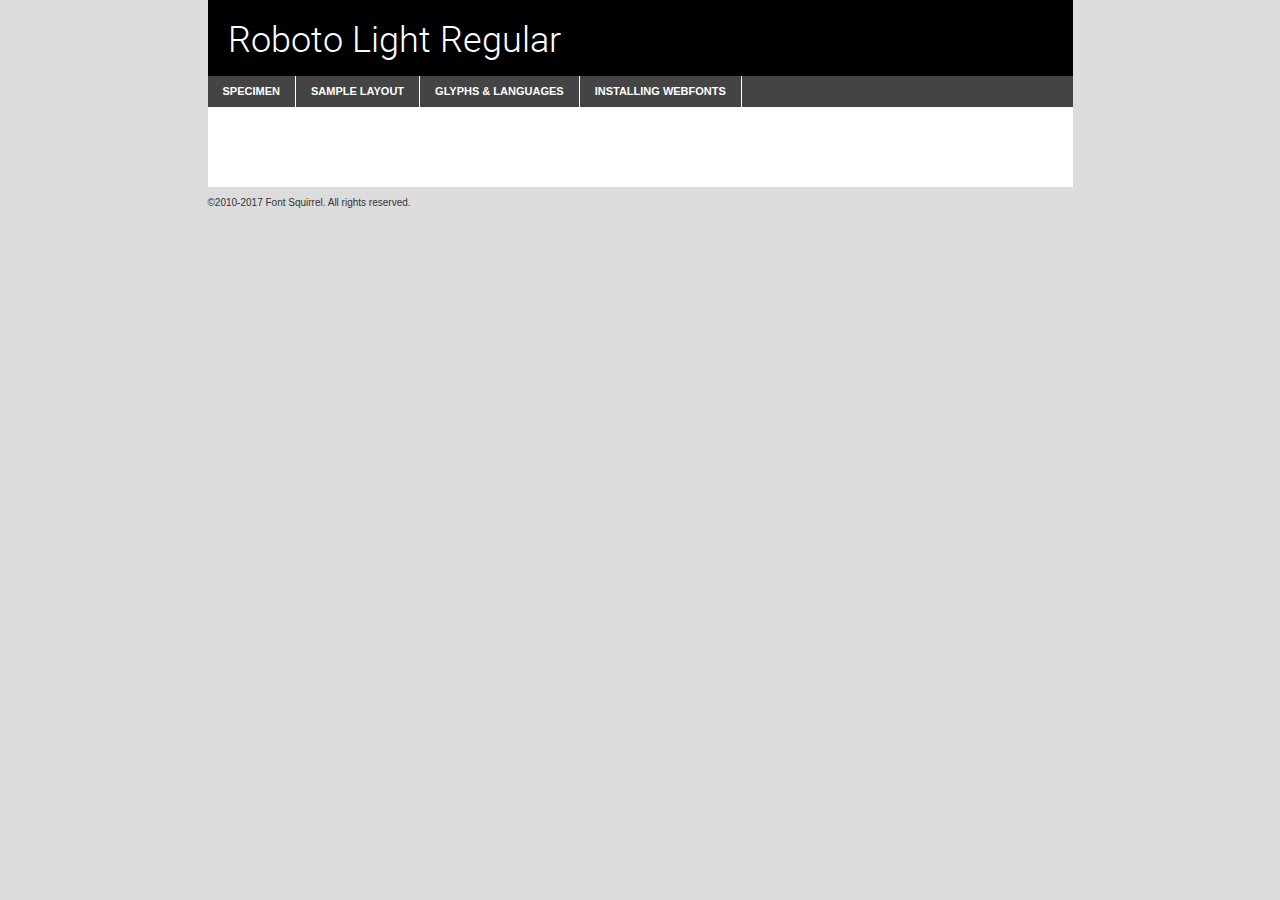
<file: src/hw11/src/fonts/roboto-light-demo.html>
<!DOCTYPE html PUBLIC "-//W3C//DTD XHTML 1.0 Transitional//EN"
	"http://www.w3.org/TR/xhtml1/DTD/xhtml1-transitional.dtd">

<html xmlns="http://www.w3.org/1999/xhtml" xml:lang="en" lang="en">
<head>
	<meta http-equiv="Content-Type" content="text/html; charset=utf-8" />
	<script src="http://ajax.googleapis.com/ajax/libs/jquery/1.7.2/jquery.min.js" type="text/javascript" charset="utf-8"></script>
	<script type="text/javascript">
	(function($){$.fn.easyTabs=function(option){var param=jQuery.extend({fadeSpeed:"fast",defaultContent:1,activeClass:'active'},option);$(this).each(function(){var thisId="#"+this.id;if(param.defaultContent==''){param.defaultContent=1;}
	if(typeof param.defaultContent=="number")
	{var defaultTab=$(thisId+" .tabs li:eq("+(param.defaultContent-1)+") a").attr('href').substr(1);}else{var defaultTab=param.defaultContent;}
	$(thisId+" .tabs li a").each(function(){var tabToHide=$(this).attr('href').substr(1);$("#"+tabToHide).addClass('easytabs-tab-content');});hideAll();changeContent(defaultTab);function hideAll(){$(thisId+" .easytabs-tab-content").hide();}
	function changeContent(tabId){hideAll();$(thisId+" .tabs li").removeClass(param.activeClass);$(thisId+" .tabs li a[href=#"+tabId+"]").closest('li').addClass(param.activeClass);if(param.fadeSpeed!="none")
	{$(thisId+" #"+tabId).fadeIn(param.fadeSpeed);}else{$(thisId+" #"+tabId).show();}}
	$(thisId+" .tabs li").click(function(){var tabId=$(this).find('a').attr('href').substr(1);changeContent(tabId);return false;});});}})(jQuery);
	</script>
	<link rel="stylesheet" href="specimen_files/specimen_stylesheet.css" type="text/css" charset="utf-8" />
	<link rel="stylesheet" href="stylesheet.css" type="text/css" charset="utf-8" />

	<style type="text/css">
					body{
				font-family: 'robotolight';
							}
		</style>

	<title>Roboto Light Regular Specimen</title>
	
	
	<script type="text/javascript" charset="utf-8">
		$(document).ready(function() {
			$('#container').easyTabs({defaultContent:1});
		});
	</script>
</head>

<body>
<div id="container">
	<div id="header">
		Roboto Light Regular	</div>
	<ul class="tabs">
		<li><a href="#specimen">Specimen</a></li>
		<li><a href="#layout">Sample Layout</a></li>
				<li><a href="#glyphs">Glyphs &amp; Languages</a></li>
		<li><a href="#installing">Installing Webfonts</a></li>
		
	</ul>
	
	<div id="main_content">

		
			<div id="specimen">
		
				<div class="section">
					<div class="grid12 firstcol">
						<div class="huge">AaBb</div>
					</div>
				</div>
		
				<div class="section">
					<div class="glyph_range">A&#x200B;B&#x200b;C&#x200b;D&#x200b;E&#x200b;F&#x200b;G&#x200b;H&#x200b;I&#x200b;J&#x200b;K&#x200b;L&#x200b;M&#x200b;N&#x200b;O&#x200b;P&#x200b;Q&#x200b;R&#x200b;S&#x200b;T&#x200b;U&#x200b;V&#x200b;W&#x200b;X&#x200b;Y&#x200b;Z&#x200b;a&#x200b;b&#x200b;c&#x200b;d&#x200b;e&#x200b;f&#x200b;g&#x200b;h&#x200b;i&#x200b;j&#x200b;k&#x200b;l&#x200b;m&#x200b;n&#x200b;o&#x200b;p&#x200b;q&#x200b;r&#x200b;s&#x200b;t&#x200b;u&#x200b;v&#x200b;w&#x200b;x&#x200b;y&#x200b;z&#x200b;1&#x200b;2&#x200b;3&#x200b;4&#x200b;5&#x200b;6&#x200b;7&#x200b;8&#x200b;9&#x200b;0&#x200b;&amp;&#x200b;.&#x200b;,&#x200b;?&#x200b;!&#x200b;&#64;&#x200b;(&#x200b;)&#x200b;#&#x200b;$&#x200b;%&#x200b;*&#x200b;+&#x200b;-&#x200b;=&#x200b;:&#x200b;;</div>
				</div>
				<div class="section">
					<div class="grid12 firstcol">
						<table class="sample_table">
							<tr><td>10</td><td class="size10">abcdefghijklmnopqrstuvwxyzABCDEFGHIJKLMNOPQRSTUVWXYZ0123456789abcdefghijklmnopqrstuvwxyzABCDEFGHIJKLMNOPQRSTUVWXYZ0123456789abcdefghijklmnopqrstuvwxyzABCDEFGHIJKLMNOPQRSTUVWXYZ</td></tr>
							<tr><td>11</td><td class="size11">abcdefghijklmnopqrstuvwxyzABCDEFGHIJKLMNOPQRSTUVWXYZ0123456789abcdefghijklmnopqrstuvwxyzABCDEFGHIJKLMNOPQRSTUVWXYZ0123456789abcdefghijklmnopqrstuvwxyzABCDEFGHIJKLMNOPQRSTUVWXYZ</td></tr>
							<tr><td>12</td><td class="size12">abcdefghijklmnopqrstuvwxyzABCDEFGHIJKLMNOPQRSTUVWXYZ0123456789abcdefghijklmnopqrstuvwxyzABCDEFGHIJKLMNOPQRSTUVWXYZ0123456789abcdefghijklmnopqrstuvwxyzABCDEFGHIJKLMNOPQRSTUVWXYZ</td></tr>
							<tr><td>13</td><td class="size13">abcdefghijklmnopqrstuvwxyzABCDEFGHIJKLMNOPQRSTUVWXYZ0123456789abcdefghijklmnopqrstuvwxyzABCDEFGHIJKLMNOPQRSTUVWXYZ0123456789abcdefghijklmnopqrstuvwxyzABCDEFGHIJKLMNOPQRSTUVWXYZ</td></tr>
							<tr><td>14</td><td class="size14">abcdefghijklmnopqrstuvwxyzABCDEFGHIJKLMNOPQRSTUVWXYZ0123456789abcdefghijklmnopqrstuvwxyzABCDEFGHIJKLMNOPQRSTUVWXYZ0123456789abcdefghijklmnopqrstuvwxyzABCDEFGHIJKLMNOPQRSTUVWXYZ</td></tr>
							<tr><td>16</td><td class="size16">abcdefghijklmnopqrstuvwxyzABCDEFGHIJKLMNOPQRSTUVWXYZ0123456789abcdefghijklmnopqrstuvwxyzABCDEFGHIJKLMNOPQRSTUVWXYZ</td></tr>
							<tr><td>18</td><td class="size18">abcdefghijklmnopqrstuvwxyzABCDEFGHIJKLMNOPQRSTUVWXYZ0123456789abcdefghijklmnopqrstuvwxyzABCDEFGHIJKLMNOPQRSTUVWXYZ</td></tr>
							<tr><td>20</td><td class="size20">abcdefghijklmnopqrstuvwxyzABCDEFGHIJKLMNOPQRSTUVWXYZ0123456789abcdefghijklmnopqrstuvwxyzABCDEFGHIJKLMNOPQRSTUVWXYZ</td></tr>
							<tr><td>24</td><td class="size24">abcdefghijklmnopqrstuvwxyzABCDEFGHIJKLMNOPQRSTUVWXYZ0123456789abcdefghijklmnopqrstuvwxyzABCDEFGHIJKLMNOPQRSTUVWXYZ</td></tr>
							<tr><td>30</td><td class="size30">abcdefghijklmnopqrstuvwxyzABCDEFGHIJKLMNOPQRSTUVWXYZ0123456789abcdefghijklmnopqrstuvwxyzABCDEFGHIJKLMNOPQRSTUVWXYZ</td></tr>
							<tr><td>36</td><td class="size36">abcdefghijklmnopqrstuvwxyzABCDEFGHIJKLMNOPQRSTUVWXYZ0123456789abcdefghijklmnopqrstuvwxyzABCDEFGHIJKLMNOPQRSTUVWXYZ</td></tr>
							<tr><td>48</td><td class="size48">abcdefghijklmnopqrstuvwxyzABCDEFGHIJKLMNOPQRSTUVWXYZ0123456789abcdefghijklmnopqrstuvwxyzABCDEFGHIJKLMNOPQRSTUVWXYZ</td></tr>
							<tr><td>60</td><td class="size60">abcdefghijklmnopqrstuvwxyzABCDEFGHIJKLMNOPQRSTUVWXYZ0123456789abcdefghijklmnopqrstuvwxyzABCDEFGHIJKLMNOPQRSTUVWXYZ</td></tr>
							<tr><td>72</td><td class="size72">abcdefghijklmnopqrstuvwxyzABCDEFGHIJKLMNOPQRSTUVWXYZ0123456789abcdefghijklmnopqrstuvwxyzABCDEFGHIJKLMNOPQRSTUVWXYZ</td></tr>
							<tr><td>90</td><td class="size90">abcdefghijklmnopqrstuvwxyzABCDEFGHIJKLMNOPQRSTUVWXYZ0123456789abcdefghijklmnopqrstuvwxyzABCDEFGHIJKLMNOPQRSTUVWXYZ</td></tr>
						</table>
				
					</div>
			
				</div>
		
		
		
								<div class="section" id="bodycomparison">


										<div id="xheight">
				<div class="fontbody">&#x25FC;&#x25FC;&#x25FC;&#x25FC;&#x25FC;&#x25FC;&#x25FC;&#x25FC;&#x25FC;&#x25FC;&#x25FC;&#x25FC;&#x25FC;&#x25FC;&#x25FC;&#x25FC;&#x25FC;&#x25FC;&#x25FC;&#x25FC;&#x25FC;&#x25FC;&#x25FC;&#x25FC;&#x25FC;&#x25FC;&#x25FC;&#x25FC;&#x25FC;&#x25FC;&#x25FC;&#x25FC;&#x25FC;&#x25FC;&#x25FC;&#x25FC;&#x25FC;&#x25FC;&#x25FC;&#x25FC;&#x25FC;&#x25FC;&#x25FC;&#x25FC;&#x25FC;&#x25FC;&#x25FC;&#x25FC;&#x25FC;&#x25FC;&#x25FC;&#x25FC;&#x25FC;&#x25FC;&#x25FC;&#x25FC;&#x25FC;&#x25FC;&#x25FC;&#x25FC;&#x25FC;&#x25FC;&#x25FC;&#x25FC;&#x25FC;&#x25FC;&#x25FC;&#x25FC;&#x25FC;&#x25FC;&#x25FC;&#x25FC;&#x25FC;&#x25FC;&#x25FC;&#x25FC;&#x25FC;&#x25FC;&#x25FC;&#x25FC;&#x25FC;&#x25FC;&#x25FC;&#x25FC;&#x25FC;&#x25FC;&#x25FC;&#x25FC;&#x25FC;&#x25FC;&#x25FC;&#x25FC;&#x25FC;&#x25FC;&#x25FC;&#x25FC;&#x25FC;&#x25FC;&#x25FC;body</div><div class="arialbody">body</div><div class="verdanabody">body</div><div class="georgiabody">body</div></div>
										<div class="fontbody" style="z-index:1">
											body<span>Roboto Light Regular</span>
										</div>
										<div class="arialbody" style="z-index:1">
											body<span>Arial</span>
										</div>
										<div class="verdanabody" style="z-index:1">
											body<span>Verdana</span>
										</div>
										<div class="georgiabody" style="z-index:1">
											body<span>Georgia</span>
										</div>



								</div>
		
		
				<div class="section psample psample_row1" id="">
					
					<div class="grid2 firstcol">
						<p class="size10"><span>10.</span>Aenean lacinia bibendum nulla sed consectetur. Fusce dapibus, tellus ac cursus commodo, tortor mauris condimentum nibh, ut fermentum massa justo sit amet risus. Nullam id dolor id nibh ultricies vehicula ut id elit. Cum sociis natoque penatibus et magnis dis parturient montes, nascetur ridiculus mus. Nulla vitae elit libero, a pharetra augue.</p>
			
					</div>
					<div class="grid3">
						<p class="size11"><span>11.</span>Aenean lacinia bibendum nulla sed consectetur. Fusce dapibus, tellus ac cursus commodo, tortor mauris condimentum nibh, ut fermentum massa justo sit amet risus. Nullam id dolor id nibh ultricies vehicula ut id elit. Cum sociis natoque penatibus et magnis dis parturient montes, nascetur ridiculus mus. Nulla vitae elit libero, a pharetra augue.</p>
			
					</div>
					<div class="grid3">
						<p class="size12"><span>12.</span>Aenean lacinia bibendum nulla sed consectetur. Fusce dapibus, tellus ac cursus commodo, tortor mauris condimentum nibh, ut fermentum massa justo sit amet risus. Nullam id dolor id nibh ultricies vehicula ut id elit. Cum sociis natoque penatibus et magnis dis parturient montes, nascetur ridiculus mus. Nulla vitae elit libero, a pharetra augue.</p>
			
					</div>
					<div class="grid4">
						<p class="size13"><span>13.</span>Aenean lacinia bibendum nulla sed consectetur. Fusce dapibus, tellus ac cursus commodo, tortor mauris condimentum nibh, ut fermentum massa justo sit amet risus. Nullam id dolor id nibh ultricies vehicula ut id elit. Cum sociis natoque penatibus et magnis dis parturient montes, nascetur ridiculus mus. Nulla vitae elit libero, a pharetra augue.</p>
			
					</div>
					<div class="white_blend"></div>
					
				</div>
				<div class="section psample psample_row2" id="">
					<div class="grid3 firstcol">
						<p class="size14"><span>14.</span>Aenean lacinia bibendum nulla sed consectetur. Fusce dapibus, tellus ac cursus commodo, tortor mauris condimentum nibh, ut fermentum massa justo sit amet risus. Nullam id dolor id nibh ultricies vehicula ut id elit. Cum sociis natoque penatibus et magnis dis parturient montes, nascetur ridiculus mus. Nulla vitae elit libero, a pharetra augue.</p>
			
					</div>
					<div class="grid4">
						<p class="size16"><span>16.</span>Aenean lacinia bibendum nulla sed consectetur. Fusce dapibus, tellus ac cursus commodo, tortor mauris condimentum nibh, ut fermentum massa justo sit amet risus. Nullam id dolor id nibh ultricies vehicula ut id elit. Cum sociis natoque penatibus et magnis dis parturient montes, nascetur ridiculus mus. Nulla vitae elit libero, a pharetra augue.</p>
			
					</div>
					<div class="grid5">
						<p class="size18"><span>18.</span>Aenean lacinia bibendum nulla sed consectetur. Fusce dapibus, tellus ac cursus commodo, tortor mauris condimentum nibh, ut fermentum massa justo sit amet risus. Nullam id dolor id nibh ultricies vehicula ut id elit. Cum sociis natoque penatibus et magnis dis parturient montes, nascetur ridiculus mus. Nulla vitae elit libero, a pharetra augue.</p>
			
					</div>

					<div class="white_blend"></div>

				</div>
				
				<div class="section psample psample_row3" id="">
					<div class="grid5 firstcol">
						<p class="size20"><span>20.</span>Aenean lacinia bibendum nulla sed consectetur. Fusce dapibus, tellus ac cursus commodo, tortor mauris condimentum nibh, ut fermentum massa justo sit amet risus. Nullam id dolor id nibh ultricies vehicula ut id elit. Cum sociis natoque penatibus et magnis dis parturient montes, nascetur ridiculus mus. Nulla vitae elit libero, a pharetra augue.</p>
					</div>
					<div class="grid7">
						<p class="size24"><span>24.</span>Aenean lacinia bibendum nulla sed consectetur. Fusce dapibus, tellus ac cursus commodo, tortor mauris condimentum nibh, ut fermentum massa justo sit amet risus. Nullam id dolor id nibh ultricies vehicula ut id elit. Cum sociis natoque penatibus et magnis dis parturient montes, nascetur ridiculus mus. Nulla vitae elit libero, a pharetra augue.</p>
					</div>
					
					<div class="white_blend"></div>
					
				</div>
				
				<div class="section psample psample_row4" id="">
					<div class="grid12 firstcol">
						<p class="size30"><span>30.</span>Aenean lacinia bibendum nulla sed consectetur. Fusce dapibus, tellus ac cursus commodo, tortor mauris condimentum nibh, ut fermentum massa justo sit amet risus. Nullam id dolor id nibh ultricies vehicula ut id elit. Cum sociis natoque penatibus et magnis dis parturient montes, nascetur ridiculus mus. Nulla vitae elit libero, a pharetra augue.</p>
					</div>
					<div class="white_blend"></div>
					
				</div>
				
				
				
				<div class="section psample psample_row1 fullreverse">
					<div class="grid2 firstcol">
						<p class="size10"><span>10.</span>Aenean lacinia bibendum nulla sed consectetur. Fusce dapibus, tellus ac cursus commodo, tortor mauris condimentum nibh, ut fermentum massa justo sit amet risus. Nullam id dolor id nibh ultricies vehicula ut id elit. Cum sociis natoque penatibus et magnis dis parturient montes, nascetur ridiculus mus. Nulla vitae elit libero, a pharetra augue.</p>
			
					</div>
					<div class="grid3">
						<p class="size11"><span>11.</span>Aenean lacinia bibendum nulla sed consectetur. Fusce dapibus, tellus ac cursus commodo, tortor mauris condimentum nibh, ut fermentum massa justo sit amet risus. Nullam id dolor id nibh ultricies vehicula ut id elit. Cum sociis natoque penatibus et magnis dis parturient montes, nascetur ridiculus mus. Nulla vitae elit libero, a pharetra augue.</p>
			
					</div>
					<div class="grid3">
						<p class="size12"><span>12.</span>Aenean lacinia bibendum nulla sed consectetur. Fusce dapibus, tellus ac cursus commodo, tortor mauris condimentum nibh, ut fermentum massa justo sit amet risus. Nullam id dolor id nibh ultricies vehicula ut id elit. Cum sociis natoque penatibus et magnis dis parturient montes, nascetur ridiculus mus. Nulla vitae elit libero, a pharetra augue.</p>
			
					</div>
					<div class="grid4">
						<p class="size13"><span>13.</span>Aenean lacinia bibendum nulla sed consectetur. Fusce dapibus, tellus ac cursus commodo, tortor mauris condimentum nibh, ut fermentum massa justo sit amet risus. Nullam id dolor id nibh ultricies vehicula ut id elit. Cum sociis natoque penatibus et magnis dis parturient montes, nascetur ridiculus mus. Nulla vitae elit libero, a pharetra augue.</p>
			
					</div>
					<div class="black_blend"></div>
					
				</div>
				
				<div class="section psample psample_row2 fullreverse">
					<div class="grid3 firstcol">
						<p class="size14"><span>14.</span>Aenean lacinia bibendum nulla sed consectetur. Fusce dapibus, tellus ac cursus commodo, tortor mauris condimentum nibh, ut fermentum massa justo sit amet risus. Nullam id dolor id nibh ultricies vehicula ut id elit. Cum sociis natoque penatibus et magnis dis parturient montes, nascetur ridiculus mus. Nulla vitae elit libero, a pharetra augue.</p>
			
					</div>
					<div class="grid4">
						<p class="size16"><span>16.</span>Aenean lacinia bibendum nulla sed consectetur. Fusce dapibus, tellus ac cursus commodo, tortor mauris condimentum nibh, ut fermentum massa justo sit amet risus. Nullam id dolor id nibh ultricies vehicula ut id elit. Cum sociis natoque penatibus et magnis dis parturient montes, nascetur ridiculus mus. Nulla vitae elit libero, a pharetra augue.</p>
			
					</div>
					<div class="grid5">
						<p class="size18"><span>18.</span>Aenean lacinia bibendum nulla sed consectetur. Fusce dapibus, tellus ac cursus commodo, tortor mauris condimentum nibh, ut fermentum massa justo sit amet risus. Nullam id dolor id nibh ultricies vehicula ut id elit. Cum sociis natoque penatibus et magnis dis parturient montes, nascetur ridiculus mus. Nulla vitae elit libero, a pharetra augue.</p>
			
					</div>
					<div class="black_blend"></div>

				</div>
				
				<div class="section psample fullreverse psample_row3" id="">
					<div class="grid5 firstcol">
						<p class="size20"><span>20.</span>Aenean lacinia bibendum nulla sed consectetur. Fusce dapibus, tellus ac cursus commodo, tortor mauris condimentum nibh, ut fermentum massa justo sit amet risus. Nullam id dolor id nibh ultricies vehicula ut id elit. Cum sociis natoque penatibus et magnis dis parturient montes, nascetur ridiculus mus. Nulla vitae elit libero, a pharetra augue.</p>
					</div>
					<div class="grid7">
						<p class="size24"><span>24.</span>Aenean lacinia bibendum nulla sed consectetur. Fusce dapibus, tellus ac cursus commodo, tortor mauris condimentum nibh, ut fermentum massa justo sit amet risus. Nullam id dolor id nibh ultricies vehicula ut id elit. Cum sociis natoque penatibus et magnis dis parturient montes, nascetur ridiculus mus. Nulla vitae elit libero, a pharetra augue.</p>
					</div>
					
					<div class="black_blend"></div>
					
				</div>
				
				<div class="section psample fullreverse psample_row4" id="" style="border-bottom: 20px #000 solid;">
					<div class="grid12 firstcol">
						<p class="size30"><span>30.</span>Aenean lacinia bibendum nulla sed consectetur. Fusce dapibus, tellus ac cursus commodo, tortor mauris condimentum nibh, ut fermentum massa justo sit amet risus. Nullam id dolor id nibh ultricies vehicula ut id elit. Cum sociis natoque penatibus et magnis dis parturient montes, nascetur ridiculus mus. Nulla vitae elit libero, a pharetra augue.</p>
					</div>
					<div class="black_blend"></div>
					
				</div>
				
				
				
				
			</div>
			
			<div id="layout">
				
				<div class="section">
					
					<div class="grid12 firstcol">
						<h1>Lorem Ipsum Dolor</h1>
						<h2>Etiam porta sem malesuada magna mollis euismod</h2>
						
						<p class="byline">By <a href="#link">Aenean Lacinia</a></p>
					</div>
				</div>
				<div class="section">
					<div class="grid8 firstcol">
						<p class="large">Donec sed odio dui. Morbi leo risus, porta ac consectetur ac, vestibulum at eros. Fusce dapibus, tellus ac cursus commodo, tortor mauris condimentum nibh, ut fermentum massa justo sit amet risus. </p>

						
						<h3>Pellentesque ornare sem</h3>

						<p>Maecenas sed diam eget risus varius blandit sit amet non magna. Maecenas faucibus mollis interdum. Donec ullamcorper nulla non metus auctor fringilla. Nullam id dolor id nibh ultricies vehicula ut id elit. Nullam id dolor id nibh ultricies vehicula ut id elit. </p>

						<p>Aenean eu leo quam. Pellentesque ornare sem lacinia quam venenatis vestibulum. Lorem ipsum dolor sit amet, consectetur adipiscing elit. Cum sociis natoque penatibus et magnis dis parturient montes, nascetur ridiculus mus. </p>

						<p>Nulla vitae elit libero, a pharetra augue. Praesent commodo cursus magna, vel scelerisque nisl consectetur et. Aenean lacinia bibendum nulla sed consectetur. </p>

						<p>Nullam quis risus eget urna mollis ornare vel eu leo. Nullam quis risus eget urna mollis ornare vel eu leo. Maecenas sed diam eget risus varius blandit sit amet non magna. Donec ullamcorper nulla non metus auctor fringilla. </p>

						<h3>Cras mattis consectetur</h3>

						<p>Aenean eu leo quam. Pellentesque ornare sem lacinia quam venenatis vestibulum. Aenean lacinia bibendum nulla sed consectetur. Integer posuere erat a ante venenatis dapibus posuere velit aliquet. Cras mattis consectetur purus sit amet fermentum. </p>

						<p>Nullam id dolor id nibh ultricies vehicula ut id elit. Nullam quis risus eget urna mollis ornare vel eu leo. Cras mattis consectetur purus sit amet fermentum.</p>
					</div>
					
					<div class="grid4 sidebar">
						
						<div class="box reverse">
							<p class="last">Nullam quis risus eget urna mollis ornare vel eu leo. Donec ullamcorper nulla non metus auctor fringilla. Cras mattis consectetur purus sit amet fermentum. Sed posuere consectetur est at lobortis. Lorem ipsum dolor sit amet, consectetur adipiscing elit. </p>
						</div>
						
						<p class="caption">Maecenas sed diam eget risus varius.</p>

						<p>Vestibulum id ligula porta felis euismod semper. Integer posuere erat a ante venenatis dapibus posuere velit aliquet. Vestibulum id ligula porta felis euismod semper. Sed posuere consectetur est at lobortis. Maecenas sed diam eget risus varius blandit sit amet non magna. Fusce dapibus, tellus ac cursus commodo, tortor mauris condimentum nibh, ut fermentum massa justo sit amet risus. </p>

					

						<p>Duis mollis, est non commodo luctus, nisi erat porttitor ligula, eget lacinia odio sem nec elit. Aenean lacinia bibendum nulla sed consectetur. Vivamus sagittis lacus vel augue laoreet rutrum faucibus dolor auctor. Aenean lacinia bibendum nulla sed consectetur. Nullam quis risus eget urna mollis ornare vel eu leo. </p>

						<p>Praesent commodo cursus magna, vel scelerisque nisl consectetur et. Donec ullamcorper nulla non metus auctor fringilla. Maecenas faucibus mollis interdum. Fusce dapibus, tellus ac cursus commodo, tortor mauris condimentum nibh, ut fermentum massa justo sit amet risus. </p>

					</div>
				</div>
				
			</div>


			



		<div id="glyphs">
			<div class="section">
				<div class="grid12 firstcol">
			
				<h1>Language Support</h1>
				<p>The subset of Roboto Light Regular in this kit supports the following languages:<br />
			
					Albanian, Basque, Breton, Chamorro, Danish, Dutch, English, Faroese, Finnish, French, Frisian, Galician, German, Icelandic, Italian, Malagasy, Norwegian, Portuguese, Spanish, Alsatian, Aragonese, Arapaho, Arrernte, Asturian, Aymara, Bislama, Cebuano, Corsican, Fijian, French_creole, Genoese, Gilbertese, Greenlandic, Haitian_creole, Hiligaynon, Hmong, Hopi, Ibanag, Iloko_ilokano, Indonesian, Interglossa_glosa, Interlingua, Irish_gaelic, Jerriais, Lojban, Lombard, Luxembourgeois, Manx, Mohawk, Norfolk_pitcairnese, Occitan, Oromo, Pangasinan, Papiamento, Piedmontese, Potawatomi, Rhaeto-romance, Romansh, Rotokas, Sami_lule, Samoan, Sardinian, Scots_gaelic, Seychelles_creole, Shona, Sicilian, Somali, Southern_ndebele, Swahili, Swati_swazi, Tagalog_filipino_pilipino, Tetum, Tok_pisin, Uyghur_latinized, Volapuk, Walloon, Warlpiri, Xhosa, Yapese, Zulu, Latinbasic, Ubasic, Demo				</p>
				<h1>Glyph Chart</h1>
				<p>The subset of Roboto Light Regular in this kit includes all the glyphs listed below. Unicode entities are included above each glyph to help you insert individual characters into your layout.</p>
				<div id="glyph_chart">
			
																														 <div><p>&amp;#2;</p>&#2;</div>
																				 <div><p>&amp;#13;</p>&#13;</div>
																				 <div><p>&amp;#32;</p>&#32;</div>
																				 <div><p>&amp;#33;</p>&#33;</div>
																				 <div><p>&amp;#34;</p>&#34;</div>
																				 <div><p>&amp;#35;</p>&#35;</div>
																				 <div><p>&amp;#36;</p>&#36;</div>
																				 <div><p>&amp;#37;</p>&#37;</div>
																				 <div><p>&amp;#38;</p>&#38;</div>
																				 <div><p>&amp;#39;</p>&#39;</div>
																				 <div><p>&amp;#40;</p>&#40;</div>
																				 <div><p>&amp;#41;</p>&#41;</div>
																				 <div><p>&amp;#42;</p>&#42;</div>
																				 <div><p>&amp;#43;</p>&#43;</div>
																				 <div><p>&amp;#44;</p>&#44;</div>
																				 <div><p>&amp;#45;</p>&#45;</div>
																				 <div><p>&amp;#46;</p>&#46;</div>
																				 <div><p>&amp;#47;</p>&#47;</div>
																				 <div><p>&amp;#48;</p>&#48;</div>
																				 <div><p>&amp;#49;</p>&#49;</div>
																				 <div><p>&amp;#50;</p>&#50;</div>
																				 <div><p>&amp;#51;</p>&#51;</div>
																				 <div><p>&amp;#52;</p>&#52;</div>
																				 <div><p>&amp;#53;</p>&#53;</div>
																				 <div><p>&amp;#54;</p>&#54;</div>
																				 <div><p>&amp;#55;</p>&#55;</div>
																				 <div><p>&amp;#56;</p>&#56;</div>
																				 <div><p>&amp;#57;</p>&#57;</div>
																				 <div><p>&amp;#58;</p>&#58;</div>
																				 <div><p>&amp;#59;</p>&#59;</div>
																				 <div><p>&amp;#60;</p>&#60;</div>
																				 <div><p>&amp;#61;</p>&#61;</div>
																				 <div><p>&amp;#62;</p>&#62;</div>
																				 <div><p>&amp;#63;</p>&#63;</div>
																				 <div><p>&amp;#64;</p>&#64;</div>
																				 <div><p>&amp;#65;</p>&#65;</div>
																				 <div><p>&amp;#66;</p>&#66;</div>
																				 <div><p>&amp;#67;</p>&#67;</div>
																				 <div><p>&amp;#68;</p>&#68;</div>
																				 <div><p>&amp;#69;</p>&#69;</div>
																				 <div><p>&amp;#70;</p>&#70;</div>
																				 <div><p>&amp;#71;</p>&#71;</div>
																				 <div><p>&amp;#72;</p>&#72;</div>
																				 <div><p>&amp;#73;</p>&#73;</div>
																				 <div><p>&amp;#74;</p>&#74;</div>
																				 <div><p>&amp;#75;</p>&#75;</div>
																				 <div><p>&amp;#76;</p>&#76;</div>
																				 <div><p>&amp;#77;</p>&#77;</div>
																				 <div><p>&amp;#78;</p>&#78;</div>
																				 <div><p>&amp;#79;</p>&#79;</div>
																				 <div><p>&amp;#80;</p>&#80;</div>
																				 <div><p>&amp;#81;</p>&#81;</div>
																				 <div><p>&amp;#82;</p>&#82;</div>
																				 <div><p>&amp;#83;</p>&#83;</div>
																				 <div><p>&amp;#84;</p>&#84;</div>
																				 <div><p>&amp;#85;</p>&#85;</div>
																				 <div><p>&amp;#86;</p>&#86;</div>
																				 <div><p>&amp;#87;</p>&#87;</div>
																				 <div><p>&amp;#88;</p>&#88;</div>
																				 <div><p>&amp;#89;</p>&#89;</div>
																				 <div><p>&amp;#90;</p>&#90;</div>
																				 <div><p>&amp;#91;</p>&#91;</div>
																				 <div><p>&amp;#92;</p>&#92;</div>
																				 <div><p>&amp;#93;</p>&#93;</div>
																				 <div><p>&amp;#94;</p>&#94;</div>
																				 <div><p>&amp;#95;</p>&#95;</div>
																				 <div><p>&amp;#96;</p>&#96;</div>
																				 <div><p>&amp;#97;</p>&#97;</div>
																				 <div><p>&amp;#98;</p>&#98;</div>
																				 <div><p>&amp;#99;</p>&#99;</div>
																				 <div><p>&amp;#100;</p>&#100;</div>
																				 <div><p>&amp;#101;</p>&#101;</div>
																				 <div><p>&amp;#102;</p>&#102;</div>
																				 <div><p>&amp;#103;</p>&#103;</div>
																				 <div><p>&amp;#104;</p>&#104;</div>
																				 <div><p>&amp;#105;</p>&#105;</div>
																				 <div><p>&amp;#106;</p>&#106;</div>
																				 <div><p>&amp;#107;</p>&#107;</div>
																				 <div><p>&amp;#108;</p>&#108;</div>
																				 <div><p>&amp;#109;</p>&#109;</div>
																				 <div><p>&amp;#110;</p>&#110;</div>
																				 <div><p>&amp;#111;</p>&#111;</div>
																				 <div><p>&amp;#112;</p>&#112;</div>
																				 <div><p>&amp;#113;</p>&#113;</div>
																				 <div><p>&amp;#114;</p>&#114;</div>
																				 <div><p>&amp;#115;</p>&#115;</div>
																				 <div><p>&amp;#116;</p>&#116;</div>
																				 <div><p>&amp;#117;</p>&#117;</div>
																				 <div><p>&amp;#118;</p>&#118;</div>
																				 <div><p>&amp;#119;</p>&#119;</div>
																				 <div><p>&amp;#120;</p>&#120;</div>
																				 <div><p>&amp;#121;</p>&#121;</div>
																				 <div><p>&amp;#122;</p>&#122;</div>
																				 <div><p>&amp;#123;</p>&#123;</div>
																				 <div><p>&amp;#124;</p>&#124;</div>
																				 <div><p>&amp;#125;</p>&#125;</div>
																				 <div><p>&amp;#126;</p>&#126;</div>
																				 <div><p>&amp;#160;</p>&#160;</div>
																				 <div><p>&amp;#161;</p>&#161;</div>
																				 <div><p>&amp;#162;</p>&#162;</div>
																				 <div><p>&amp;#163;</p>&#163;</div>
																				 <div><p>&amp;#164;</p>&#164;</div>
																				 <div><p>&amp;#165;</p>&#165;</div>
																				 <div><p>&amp;#166;</p>&#166;</div>
																				 <div><p>&amp;#167;</p>&#167;</div>
																				 <div><p>&amp;#168;</p>&#168;</div>
																				 <div><p>&amp;#169;</p>&#169;</div>
																				 <div><p>&amp;#170;</p>&#170;</div>
																				 <div><p>&amp;#171;</p>&#171;</div>
																				 <div><p>&amp;#172;</p>&#172;</div>
																				 <div><p>&amp;#173;</p>&#173;</div>
																				 <div><p>&amp;#174;</p>&#174;</div>
																				 <div><p>&amp;#175;</p>&#175;</div>
																				 <div><p>&amp;#176;</p>&#176;</div>
																				 <div><p>&amp;#177;</p>&#177;</div>
																				 <div><p>&amp;#178;</p>&#178;</div>
																				 <div><p>&amp;#179;</p>&#179;</div>
																				 <div><p>&amp;#180;</p>&#180;</div>
																				 <div><p>&amp;#181;</p>&#181;</div>
																				 <div><p>&amp;#182;</p>&#182;</div>
																				 <div><p>&amp;#183;</p>&#183;</div>
																				 <div><p>&amp;#184;</p>&#184;</div>
																				 <div><p>&amp;#185;</p>&#185;</div>
																				 <div><p>&amp;#186;</p>&#186;</div>
																				 <div><p>&amp;#187;</p>&#187;</div>
																				 <div><p>&amp;#188;</p>&#188;</div>
																				 <div><p>&amp;#189;</p>&#189;</div>
																				 <div><p>&amp;#190;</p>&#190;</div>
																				 <div><p>&amp;#191;</p>&#191;</div>
																				 <div><p>&amp;#192;</p>&#192;</div>
																				 <div><p>&amp;#193;</p>&#193;</div>
																				 <div><p>&amp;#194;</p>&#194;</div>
																				 <div><p>&amp;#195;</p>&#195;</div>
																				 <div><p>&amp;#196;</p>&#196;</div>
																				 <div><p>&amp;#197;</p>&#197;</div>
																				 <div><p>&amp;#198;</p>&#198;</div>
																				 <div><p>&amp;#199;</p>&#199;</div>
																				 <div><p>&amp;#200;</p>&#200;</div>
																				 <div><p>&amp;#201;</p>&#201;</div>
																				 <div><p>&amp;#202;</p>&#202;</div>
																				 <div><p>&amp;#203;</p>&#203;</div>
																				 <div><p>&amp;#204;</p>&#204;</div>
																				 <div><p>&amp;#205;</p>&#205;</div>
																				 <div><p>&amp;#206;</p>&#206;</div>
																				 <div><p>&amp;#207;</p>&#207;</div>
																				 <div><p>&amp;#208;</p>&#208;</div>
																				 <div><p>&amp;#209;</p>&#209;</div>
																				 <div><p>&amp;#210;</p>&#210;</div>
																				 <div><p>&amp;#211;</p>&#211;</div>
																				 <div><p>&amp;#212;</p>&#212;</div>
																				 <div><p>&amp;#213;</p>&#213;</div>
																				 <div><p>&amp;#214;</p>&#214;</div>
																				 <div><p>&amp;#215;</p>&#215;</div>
																				 <div><p>&amp;#216;</p>&#216;</div>
																				 <div><p>&amp;#217;</p>&#217;</div>
																				 <div><p>&amp;#218;</p>&#218;</div>
																				 <div><p>&amp;#219;</p>&#219;</div>
																				 <div><p>&amp;#220;</p>&#220;</div>
																				 <div><p>&amp;#221;</p>&#221;</div>
																				 <div><p>&amp;#222;</p>&#222;</div>
																				 <div><p>&amp;#223;</p>&#223;</div>
																				 <div><p>&amp;#224;</p>&#224;</div>
																				 <div><p>&amp;#225;</p>&#225;</div>
																				 <div><p>&amp;#226;</p>&#226;</div>
																				 <div><p>&amp;#227;</p>&#227;</div>
																				 <div><p>&amp;#228;</p>&#228;</div>
																				 <div><p>&amp;#229;</p>&#229;</div>
																				 <div><p>&amp;#230;</p>&#230;</div>
																				 <div><p>&amp;#231;</p>&#231;</div>
																				 <div><p>&amp;#232;</p>&#232;</div>
																				 <div><p>&amp;#233;</p>&#233;</div>
																				 <div><p>&amp;#234;</p>&#234;</div>
																				 <div><p>&amp;#235;</p>&#235;</div>
																				 <div><p>&amp;#236;</p>&#236;</div>
																				 <div><p>&amp;#237;</p>&#237;</div>
																				 <div><p>&amp;#238;</p>&#238;</div>
																				 <div><p>&amp;#239;</p>&#239;</div>
																				 <div><p>&amp;#240;</p>&#240;</div>
																				 <div><p>&amp;#241;</p>&#241;</div>
																				 <div><p>&amp;#242;</p>&#242;</div>
																				 <div><p>&amp;#243;</p>&#243;</div>
																				 <div><p>&amp;#244;</p>&#244;</div>
																				 <div><p>&amp;#245;</p>&#245;</div>
																				 <div><p>&amp;#246;</p>&#246;</div>
																				 <div><p>&amp;#247;</p>&#247;</div>
																				 <div><p>&amp;#248;</p>&#248;</div>
																				 <div><p>&amp;#249;</p>&#249;</div>
																				 <div><p>&amp;#250;</p>&#250;</div>
																				 <div><p>&amp;#251;</p>&#251;</div>
																				 <div><p>&amp;#252;</p>&#252;</div>
																				 <div><p>&amp;#253;</p>&#253;</div>
																				 <div><p>&amp;#254;</p>&#254;</div>
																				 <div><p>&amp;#255;</p>&#255;</div>
																				 <div><p>&amp;#338;</p>&#338;</div>
																				 <div><p>&amp;#339;</p>&#339;</div>
																				 <div><p>&amp;#376;</p>&#376;</div>
																				 <div><p>&amp;#710;</p>&#710;</div>
																				 <div><p>&amp;#732;</p>&#732;</div>
																				 <div><p>&amp;#8192;</p>&#8192;</div>
																				 <div><p>&amp;#8193;</p>&#8193;</div>
																				 <div><p>&amp;#8194;</p>&#8194;</div>
																				 <div><p>&amp;#8195;</p>&#8195;</div>
																				 <div><p>&amp;#8196;</p>&#8196;</div>
																				 <div><p>&amp;#8197;</p>&#8197;</div>
																				 <div><p>&amp;#8198;</p>&#8198;</div>
																				 <div><p>&amp;#8199;</p>&#8199;</div>
																				 <div><p>&amp;#8200;</p>&#8200;</div>
																				 <div><p>&amp;#8201;</p>&#8201;</div>
																				 <div><p>&amp;#8202;</p>&#8202;</div>
																				 <div><p>&amp;#8208;</p>&#8208;</div>
																				 <div><p>&amp;#8209;</p>&#8209;</div>
																				 <div><p>&amp;#8210;</p>&#8210;</div>
																				 <div><p>&amp;#8211;</p>&#8211;</div>
																				 <div><p>&amp;#8212;</p>&#8212;</div>
																				 <div><p>&amp;#8216;</p>&#8216;</div>
																				 <div><p>&amp;#8217;</p>&#8217;</div>
																				 <div><p>&amp;#8218;</p>&#8218;</div>
																				 <div><p>&amp;#8220;</p>&#8220;</div>
																				 <div><p>&amp;#8221;</p>&#8221;</div>
																				 <div><p>&amp;#8222;</p>&#8222;</div>
																				 <div><p>&amp;#8226;</p>&#8226;</div>
																				 <div><p>&amp;#8230;</p>&#8230;</div>
																				 <div><p>&amp;#8239;</p>&#8239;</div>
																				 <div><p>&amp;#8249;</p>&#8249;</div>
																				 <div><p>&amp;#8250;</p>&#8250;</div>
																				 <div><p>&amp;#8287;</p>&#8287;</div>
																				 <div><p>&amp;#8364;</p>&#8364;</div>
																				 <div><p>&amp;#8482;</p>&#8482;</div>
																				 <div><p>&amp;#9724;</p>&#9724;</div>
																				 <div><p>&amp;#64257;</p>&#64257;</div>
																				 <div><p>&amp;#64258;</p>&#64258;</div>
																				 <div><p>&amp;#64259;</p>&#64259;</div>
																				 <div><p>&amp;#64260;</p>&#64260;</div>
																												</div>	
				</div>
		
		
			</div>
		</div>
		
		
		<div id="specs">
			
		</div>
	
		<div id="installing">
			<div class="section">
				<div class="grid7 firstcol">
					<h1>Installing Webfonts</h1>
					
					<p>Webfonts are supported by all major browser platforms but not all in the same way. There are currently four different font formats that must be included in order to target all browsers. This includes TTF, WOFF, EOT and SVG.</p>
					
					<h2>1. Upload your webfonts</h2>
					<p>You must upload your webfont kit to your website. They should be in or near the same directory as your CSS files.</p>
					
					<h2>2. Include the webfont stylesheet</h2>
					<p>A special CSS @font-face declaration helps the various browsers select the appropriate font it needs without causing you a bunch of headaches. Learn more about this syntax by reading the <a href="https://www.fontspring.com/blog/further-hardening-of-the-bulletproof-syntax">Fontspring blog post</a> about it. The code for it is as follows:</p>


<code>
@font-face{ 
	font-family: 'MyWebFont';
	src: url('WebFont.eot');
	src: url('WebFont.eot?#iefix') format('embedded-opentype'),
	     url('WebFont.woff') format('woff'),
	     url('WebFont.ttf') format('truetype'),
	     url('WebFont.svg#webfont') format('svg');
}
</code>

	<p>We've already gone ahead and generated the code for you. All you have to do is link to the stylesheet in your HTML, like this:</p>
	<code>&lt;link rel=&quot;stylesheet&quot; href=&quot;stylesheet.css&quot; type=&quot;text/css&quot; charset=&quot;utf-8&quot; /&gt;</code>

					<h2>3. Modify your own stylesheet</h2>
					<p>To take advantage of your new fonts, you must tell your stylesheet to use them. Look at the original @font-face declaration above and find the property called "font-family." The name linked there will be what you use to reference the font. Prepend that webfont name to the font stack in the "font-family" property, inside the selector you want to change. For example:</p>
<code>p { font-family: 'WebFont', Arial, sans-serif; }</code>

<h2>4. Test</h2>
<p>Getting webfonts to work cross-browser <em>can</em> be tricky. Use the information in the sidebar to help you if you find that fonts aren't loading in a particular browser.</p>
				</div>
				
				<div class="grid5 sidebar">
					<div class="box">
						<h2>Troubleshooting<br />Font-Face Problems</h2>
						<p>Having trouble getting your webfonts to load in your new website? Here are some tips to sort out what might be the problem.</p>

						<h3>Fonts not showing in any browser</h3>

						<p>This sounds like you need to work on the plumbing. You either did not upload the fonts to the correct directory, or you did not link the fonts properly in the CSS. If you've confirmed that all this is correct and you still have a problem, take a look at your .htaccess file and see if requests are getting intercepted.</p>

						<h3>Fonts not loading in iPhone or iPad</h3>

						<p>The most common problem here is that you are serving the fonts from an IIS server. IIS refuses to serve files that have unknown MIME types. If that is the case, you must set the MIME type for SVG to "image/svg+xml" in the server settings. Follow these instructions from Microsoft if you need help.</p>

						<h3>Fonts not loading in Firefox</h3>

						<p>The primary reason for this failure? You are still using a version Firefox older than 3.5. So upgrade already! If that isn't it, then you are very likely serving fonts from a different domain. Firefox requires that all font assets be served from the same domain. Lastly it is possible that you need to add WOFF to your list of MIME types (if you are serving via IIS.)</p>

						<h3>Fonts not loading in IE</h3>

						<p>Are you looking at Internet Explorer on an actual Windows machine or are you cheating by using a service like Adobe BrowserLab? Many of these screenshot services do not render @font-face for IE. Best to test it on a real machine.</p>

						<h3>Fonts not loading in IE9</h3>

						<p>IE9, like Firefox, requires that fonts be served from the same domain as the website. Make sure that is the case.</p>
					</div>
				</div>
			</div>
			
		</div>
	
	</div>
	<div id="footer">
		<p>&copy;2010-2017 Font Squirrel. All rights reserved.</p>
	</div>
</div>
</body>
</html>
</file>
<file: src/main.css>
* {
    box-sizing: border-box;
    margin: 0;
    padding: 0;
}
 .header {
     padding:  35px 0;
 }
 .hero-section {
    padding-bottom: 111px;
 }

.container {
    max-width: 1140px;
    width: 100%;
    padding: 0 15px;
    margin: 0 auto;
}

.header .container {
    display: flex;
    flex-wrap: wrap;
    justify-content: space-between;
}

.nav-holder {
    display: flex;
    flex-wrap: wrap;
    justify-content: flex-end;
    align-items: center;
}

h1,
p {
    margin: 0;
}

.nav-list, 
.btn-list,
.btn-link {
    list-style: none;
    padding: 0;
    margin: 0;
}

.nav-list {
    margin-right: 45px;
    margin-left: -10px;
    padding: 10px ;
}

.nav-item, 
.btn-item {
    display: inline-block; 
}

.nav-item {
    padding: 0 10px;
}

.btn-item {
    padding: 7px;
    margin-right: -7px;
}

.nav-link {
    font-weight: 400;
    font-size: 14px;
    color: black;
    text-decoration: none;
}

.btn-white {
    font-weight: 600;
    font-size: 16px;
    line-height: 24px;
    color: black;
    text-decoration: none;
    display: inline-block;
    background-color: white;
    border: 1px solid #BCD0E5;
    border-radius: 4px;
    padding: 10px 26px;

}

.btn {
    font-weight: 600;
    font-size: 16px;
    line-height: 24px;
    color: black;
    text-decoration: none;
    background-color: #FF9900;
    border-radius: 4px;
    padding: 10px 26px;
    color: white;
    border: 3px solid #FF9900;
}

.btn-xl {
    padding: 14px 46px;
}

.collum-left {
    width: 50%;
    float: left;

}
.img1 {
    width: 50%;
    float: right;
    display: block;
    /* width: 100%; */
}
.video-link {
    font-weight: 600;
    font-size: 16px;
    line-height: 24px;
    text-decoration-line: underline;
    color: #FF9900;
    display: block;
    padding-top: 15px;
}

.video-link::before {
    content: '';
    width: 0; 
    height: 0; 
    border-top: 10px solid transparent;
    border-bottom: 10px solid transparent;
    border-left: 13px solid #FF9900;
    margin-right: 10px;
    display: block;
    float: left;
    margin-right: 10px;
}

.hero-section .container {
    overflow: hidden;
}
 .hero-title {
    font-size: 44px;
    line-height: 54px;
    color: #2F281E;
    margin-bottom: 30px;
 }

 .txt-title {
    font-size: 18px;
    line-height: 28px;
    color: #544837;
    margin-bottom: 45px;
 }

 .btn-link {
    margin: 0 -15px ;
 } 
.btn-link li {
    display: inline-block;
    padding: 0 15px;
} 

.title-holder {
    height: 108px;
    max-width: 539px;
    margin: 0 auto;
    margin-bottom: 54px;
}

.title-holder h2 {
    font-size: 36px;
    line-height: 54px;
    text-align: center;
    color: #2F281E;
}

.first-list ul {
    margin: 0;
    display: flex;
    flex-wrap: wrap;
    list-style: none;
}

.first-list li {
    width: 25%;
}

.icon-row {
    margin-bottom: 30px;
}

.title-row {
    margin-bottom: 13px;
}

.text-row {
    margin-bottom: 60px;
}

.title-row h3 {
    font-size: 22px;
    line-height: 33px;
    color: #2F281E;
    margin: 0;
}

.text-row p {
    font-size: 16px;
    line-height: 26px;
    color: #544837;
    max-width: 240px;
}

.btn-holder {
    margin: 0 auto;
    width: max-content;
    margin-bottom: 210px;
}

.footer-border {
    width: 1109px;
    height: 1px;
    background: rgba(188, 208, 229, 0.496913);
    margin-bottom: 105px;
}

.footer-holder {
    display: flex;
    flex-wrap: wrap;
    justify-content: space-between;
    margin-bottom: 83px;
}

.footer-holder ul {
    list-style: none;
}

.footer-column {
    width: 25%;
    height: 202px;
}

.logo-holder {
    display: flex;
    flex-wrap: wrap;
    flex-direction: column;
    justify-content: flex-start;
}

.quick-links,
.legal-stuff,
.contact-us {
    display: flex;
    flex-wrap: wrap;
    flex-direction: column;
    justify-content: flex-end;
}

.quick-links a,
.legal-stuff a {
    font-weight: 400;
    font-size: 16px;
    line-height: 35px;
    color: #544837;
    margin: 0;
    text-decoration: none;
}

.sign-up {
    height: 48px;
    width: 275px;
    background: #FFFFFF;
    border: 1px solid #BCD0E5;
    box-sizing: border-box;
    border-radius: 4px;
    margin-bottom: 29px;
}

.footer-btn-holder {
    margin-bottom: 15px;
}

.btn-sign {
    padding: 8px 22px;
}
</file>
<file: src/hw11/src/fonts/stylesheet.css>
/*! Generated by Font Squirrel (https://www.fontsquirrel.com) on April 29, 2022 */



@font-face {
    font-family: 'robotoblack';
    src: url('roboto-black-webfont.woff2') format('woff2'),
         url('roboto-black-webfont.woff') format('woff'),
         url('roboto-black-webfont.ttf') format('truetype'),
         url('roboto-black-webfont.svg#robotoblack') format('svg');
    font-weight: normal;
    font-style: normal;

}




@font-face {
    font-family: 'robotoblack_italic';
    src: url('roboto-blackitalic-webfont.woff2') format('woff2'),
         url('roboto-blackitalic-webfont.woff') format('woff'),
         url('roboto-blackitalic-webfont.ttf') format('truetype'),
         url('roboto-blackitalic-webfont.svg#robotoblack_italic') format('svg');
    font-weight: normal;
    font-style: normal;

}




@font-face {
    font-family: 'robotobold';
    src: url('roboto-bold-webfont.woff2') format('woff2'),
         url('roboto-bold-webfont.woff') format('woff'),
         url('roboto-bold-webfont.ttf') format('truetype'),
         url('roboto-bold-webfont.svg#robotobold') format('svg');
    font-weight: normal;
    font-style: normal;

}




@font-face {
    font-family: 'robotobold_italic';
    src: url('roboto-bolditalic-webfont.woff2') format('woff2'),
         url('roboto-bolditalic-webfont.woff') format('woff'),
         url('roboto-bolditalic-webfont.ttf') format('truetype'),
         url('roboto-bolditalic-webfont.svg#robotobold_italic') format('svg');
    font-weight: normal;
    font-style: normal;

}




@font-face {
    font-family: 'robotoitalic';
    src: url('roboto-italic-webfont.woff2') format('woff2'),
         url('roboto-italic-webfont.woff') format('woff'),
         url('roboto-italic-webfont.ttf') format('truetype'),
         url('roboto-italic-webfont.svg#robotoitalic') format('svg');
    font-weight: normal;
    font-style: normal;

}




@font-face {
    font-family: 'robotolight';
    src: url('roboto-light-webfont.woff2') format('woff2'),
         url('roboto-light-webfont.woff') format('woff'),
         url('roboto-light-webfont.ttf') format('truetype'),
         url('roboto-light-webfont.svg#robotolight') format('svg');
    font-weight: normal;
    font-style: normal;

}




@font-face {
    font-family: 'robotolight_italic';
    src: url('roboto-lightitalic-webfont.woff2') format('woff2'),
         url('roboto-lightitalic-webfont.woff') format('woff'),
         url('roboto-lightitalic-webfont.ttf') format('truetype'),
         url('roboto-lightitalic-webfont.svg#robotolight_italic') format('svg');
    font-weight: normal;
    font-style: normal;

}




@font-face {
    font-family: 'robotomedium';
    src: url('roboto-medium-webfont.woff2') format('woff2'),
         url('roboto-medium-webfont.woff') format('woff'),
         url('roboto-medium-webfont.ttf') format('truetype'),
         url('roboto-medium-webfont.svg#robotomedium') format('svg');
    font-weight: normal;
    font-style: normal;

}




@font-face {
    font-family: 'robotomedium_italic';
    src: url('roboto-mediumitalic-webfont.woff2') format('woff2'),
         url('roboto-mediumitalic-webfont.woff') format('woff'),
         url('roboto-mediumitalic-webfont.ttf') format('truetype'),
         url('roboto-mediumitalic-webfont.svg#robotomedium_italic') format('svg');
    font-weight: normal;
    font-style: normal;

}




@font-face {
    font-family: 'robotoregular';
    src: url('roboto-regular-webfont.woff2') format('woff2'),
         url('roboto-regular-webfont.woff') format('woff'),
         url('roboto-regular-webfont.ttf') format('truetype'),
         url('roboto-regular-webfont.svg#robotoregular') format('svg');
    font-weight: normal;
    font-style: normal;

}




@font-face {
    font-family: 'robotothin';
    src: url('roboto-thin-webfont.woff2') format('woff2'),
         url('roboto-thin-webfont.woff') format('woff'),
         url('roboto-thin-webfont.ttf') format('truetype'),
         url('roboto-thin-webfont.svg#robotothin') format('svg');
    font-weight: normal;
    font-style: normal;

}




@font-face {
    font-family: 'robotothin_italic';
    src: url('roboto-thinitalic-webfont.woff2') format('woff2'),
         url('roboto-thinitalic-webfont.woff') format('woff'),
         url('roboto-thinitalic-webfont.ttf') format('truetype'),
         url('roboto-thinitalic-webfont.svg#robotothin_italic') format('svg');
    font-weight: normal;
    font-style: normal;

}
</file>
<file: src/hw11/src/fonts/specimen_files/specimen_stylesheet.css>
@import url('grid_12-825-55-15.css');

/*  
	CSS Reset by Eric Meyer - Released under Public Domain
    http://meyerweb.com/eric/tools/css/reset/
*/
html, body, div, span, applet, object, iframe,
h1, h2, h3, h4, h5, h6, p, blockquote, pre,
a, abbr, acronym, address, big, cite, code,
del, dfn, em, font, img, ins, kbd, q, s, samp,
small, strike, strong, sub, sup, tt, var,
b, u, i, center, dl, dt, dd, ol, ul, li,
fieldset, form, label, legend, table, 
caption, tbody, tfoot, thead, tr, th, td 
                  {margin: 0;padding: 0;border: 0;outline: 0;
                  font-size: 100%;vertical-align: baseline;
                  background: transparent;}
body              {line-height: 1;}
ol, ul            {list-style: none;}
blockquote, q     {quotes: none;}
blockquote:before, blockquote:after,
q:before, q:after {content: '';	content: none;}
:focus            {outline: 0;}
ins               {text-decoration: none;}
del               {text-decoration: line-through;}
table             {border-collapse: collapse;border-spacing: 0;}




body {
	color: #000;
	background-color: #dcdcdc;
}

a {
	text-decoration: none;
	color: #1883ba;
}

h1{
	font-size: 32px;
	font-weight: normal;
	font-style: normal;
	margin-bottom: 18px;
}

h2{
	font-size: 18px;
}

#container {
	width: 865px;
	margin: 0px auto;
}


#header {
	padding: 20px;
	font-size: 36px;
	background-color: #000;
	color: #fff;
}

#header span {
	color: #666;
}
#main_content {
	background-color: #fff;
	padding: 60px 20px 20px;
}


#footer p {
	margin: 0;
	padding-top: 10px;
	padding-bottom: 50px;
	color: #333;
	font: 10px Arial, sans-serif;
}

.tabs {
	width: 100%;
	height: 31px;
	background-color: #444;
}
.tabs li {
	float:  left;
	margin: 0;
	overflow: hidden;
	background-color: #444;
}
.tabs li a {
	display: block;
	color: #fff;
	text-decoration: none;
	font: bold 11px/11px 'Arial';
	text-transform: uppercase;
	padding: 10px 15px;
	border-right: 1px solid #fff;
}

.tabs li a:hover {
		background-color: #00b3ff;

}

.tabs li.active a {
	color:  #000;
	background-color: #fff;
}



div.huge {
	
	font-size: 300px;
	line-height: 1em;
	padding: 0;
	letter-spacing: -.02em;
	overflow: hidden;
}
div.glyph_range {
	font-size: 72px;
	line-height: 1.1em;
}

.size10{ font-size: 10px; }
.size11{ font-size: 11px; }
.size12{ font-size: 12px; }
.size13{ font-size: 13px; }
.size14{ font-size: 14px; }
.size16{ font-size: 16px; }
.size18{ font-size: 18px; }
.size20{ font-size: 20px; }
.size24{ font-size: 24px; }
.size30{ font-size: 30px; }
.size36{ font-size: 36px; }
.size48{ font-size: 48px; }
.size60{ font-size: 60px; }
.size72{ font-size: 72px; }
.size90{ font-size: 90px; }


.psample_row1 {	height: 120px;}
.psample_row1 {	height: 120px;}
.psample_row2 {	height: 160px;}
.psample_row3 {	height: 160px;}
.psample_row4 {	height: 160px;}

.psample {
	overflow: hidden;
	position: relative;
}
.psample p {
	line-height: 1.3em;
	display: block;
	overflow: hidden;
	margin: 0;
}

.psample span {
	margin-right: .5em;
}

.white_blend {
	width: 100%;
	height: 61px;
	background-image: url([data-uri]);
	position: absolute;
	bottom: 0;
}
.black_blend {
	width: 100%;
	height: 61px;
	background-image: url([data-uri]);
	position: absolute;
	bottom: 0;
}
.fullreverse {
	background:  #000 !important;
	color:  #fff !important;
	margin-left: -20px;
	padding-left: 20px;
	margin-right: -20px;
	padding-right: 20px;
	padding: 20px;
	margin-bottom:0;
}


.sample_table td {
	padding-top: 3px;
	padding-bottom:5px;
	padding-left: 5px;
	vertical-align: middle;
	line-height: 1.2em;
}

.sample_table td:first-child {
	background-color: #eee;
	text-align: right;
	padding-right: 5px;
	padding-left: 0;
	padding: 5px;
	font: 11px/12px "Courier New", Courier, mono;
}

code {
	white-space: pre;
	background-color: #eee;
	display: block;
	padding: 10px;
	margin-bottom: 18px;
	overflow: auto;
}


.bottom,.last 	{margin-bottom:0 !important; padding-bottom:0 !important;}

.box  { 
  padding: 18px; 
  margin-bottom: 18px; 
  background: #eee; 
}

.reverse,.reversed { background:  #000 !important;color:  #fff !important; border: none !important;}

#bodycomparison {
	position: relative;
	overflow: hidden;
	font-size: 72px;
	height: 90px;
	white-space: nowrap;
}

#bodycomparison div{
	font-size: 72px;
	line-height: 90px;
	display: inline;
	margin: 0 15px 0 0;
	padding: 0;
}

#bodycomparison div span{
	font: 10px Arial;
	position: absolute;
	left: 0;
}
#xheight {
	float: none;
	position: absolute;
	color: #d9f3ff;
	font-size: 72px;
	line-height: 90px;
}

.fontbody {
 position: relative;
}
.arialbody{
	font-family: Arial;
	position: relative;
}
.verdanabody{
	font-family: Verdana;
	position: relative;
}
.georgiabody{
	font-family: Georgia;
	position: relative;
}

/* @group Layout page
 */

#layout h1 {
	font-size: 36px;
	line-height: 42px;
	font-weight: normal;
	font-style: normal;
}

#layout h2 {
	font-size: 24px;
	line-height: 23px;
	font-weight: normal;
	font-style: normal;
}

#layout h3 {
	font-size: 22px;
	line-height: 1.4em;
	margin-top: 1em;
	font-weight: normal;
	font-style: normal;
}


#layout p.byline {
	font-size: 12px;
	margin-top: 18px;
	line-height: 12px;
	margin-bottom: 0;
}
#layout p {
	font-size: 14px;
	line-height: 21px;
	margin-bottom: .5em;
}

#layout p.large{
	font-size: 18px;
	line-height: 26px;
}

#layout .sidebar p{
	font-size: 12px;
	line-height: 1.4em;
}

#layout p.caption {
	font-size: 10px;
	margin-top: -16px;
	margin-bottom: 18px;
}

/* @end */

/* @group Glyphs */

#glyph_chart div{
	background-color: #d9f3ff;
	color: black;
	float: left;
	font-size: 36px;
	height: 1.2em;
	line-height: 1.2em;
	margin-bottom: 1px;
	margin-right: 1px;
	text-align: center;
	width: 1.2em;
	position: relative;
	padding: .6em .2em .2em;
}

#glyph_chart div p {
	position: absolute;
	left: 0;
	top: 0;
	display: block;
	text-align: center;
	font: bold 9px Arial, sans-serif;
	background-color: #3a768f;
	width: 100%;
	color: #fff;
	padding: 2px 0;
}


#glyphs h1 {
	font-family: Arial, sans-serif;
}
/* @end */

/* @group Installing */

#installing {
	font: 13px Arial, sans-serif;
}

#installing p,
#glyphs p{
	line-height: 1.2em;
	margin-bottom: 18px;
	font: 13px Arial, sans-serif;
}



#installing h3{
	font-size: 15px;
	margin-top: 18px;
}

/* @end */

#rendering h1 {
	font-family: Arial, sans-serif;
}
.render_table td {
	font: 11px "Courier New", Courier, mono;
	vertical-align: middle;
}
</file>
